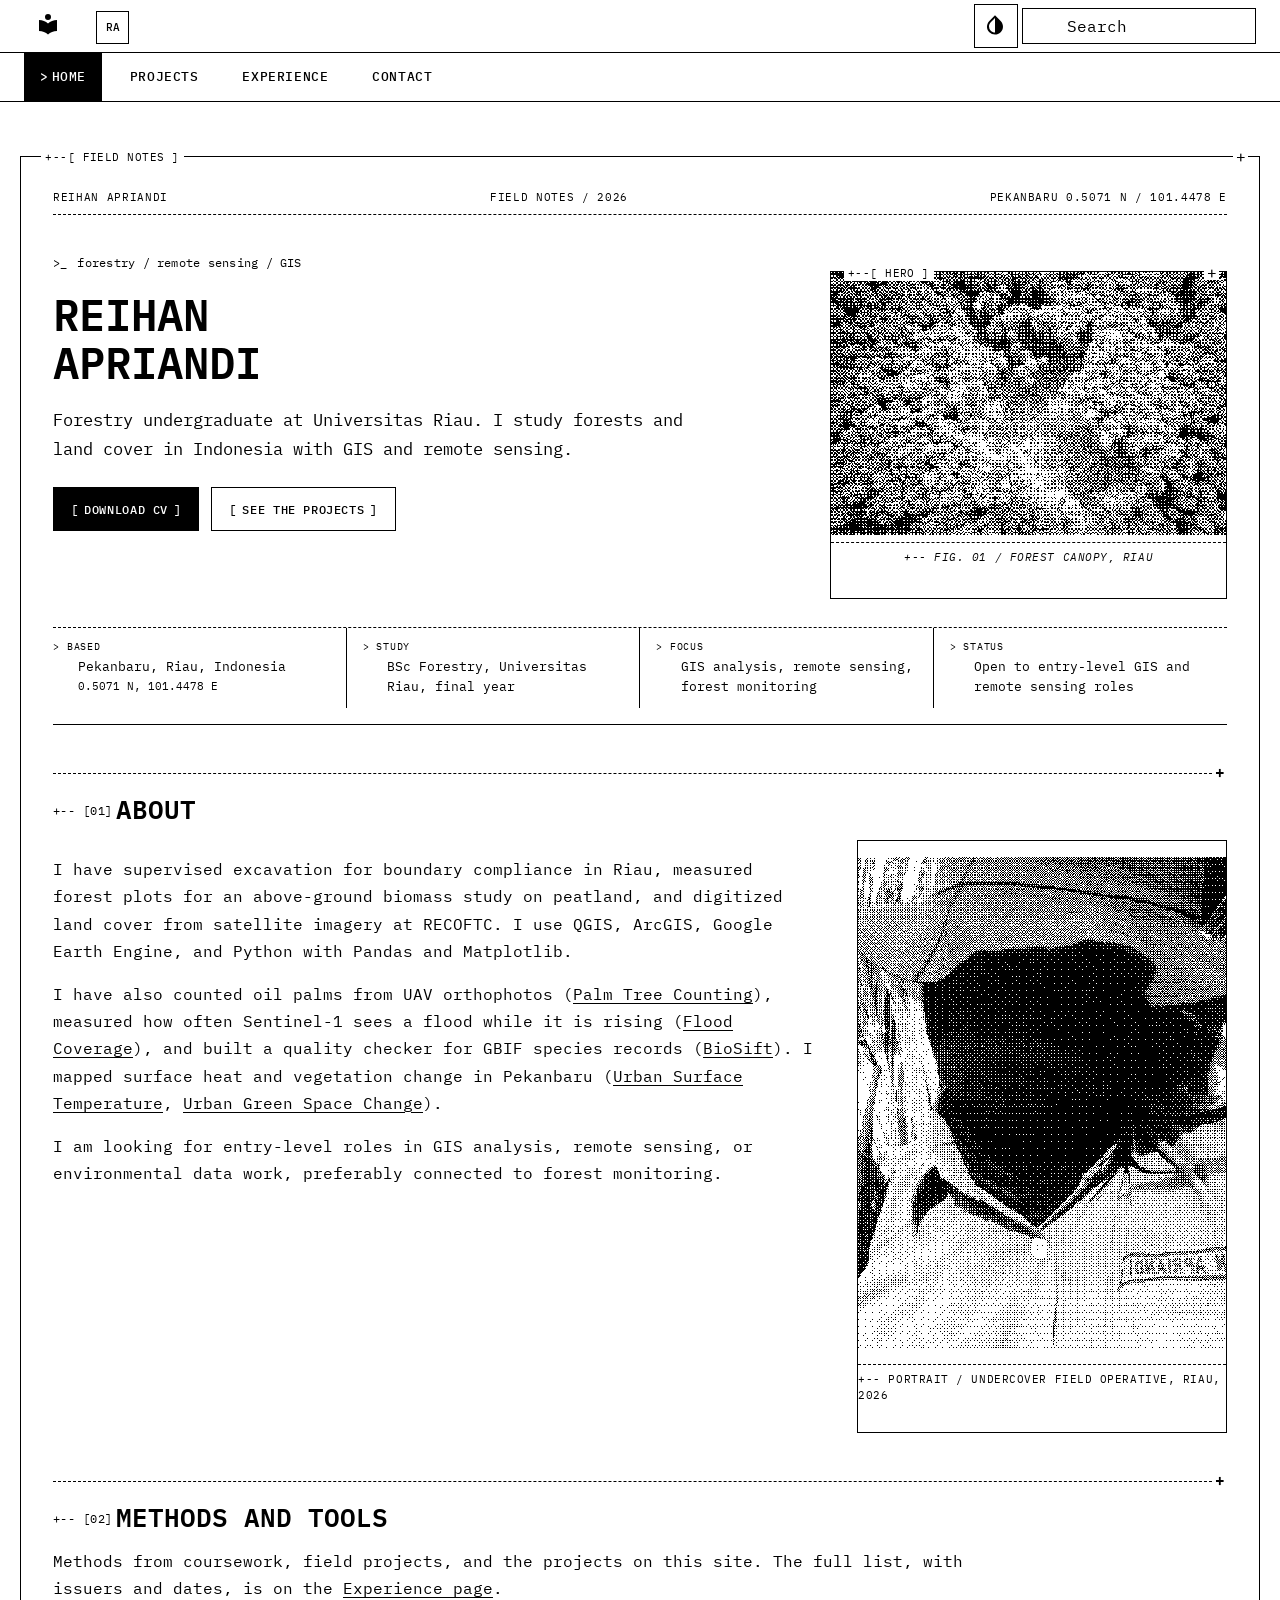
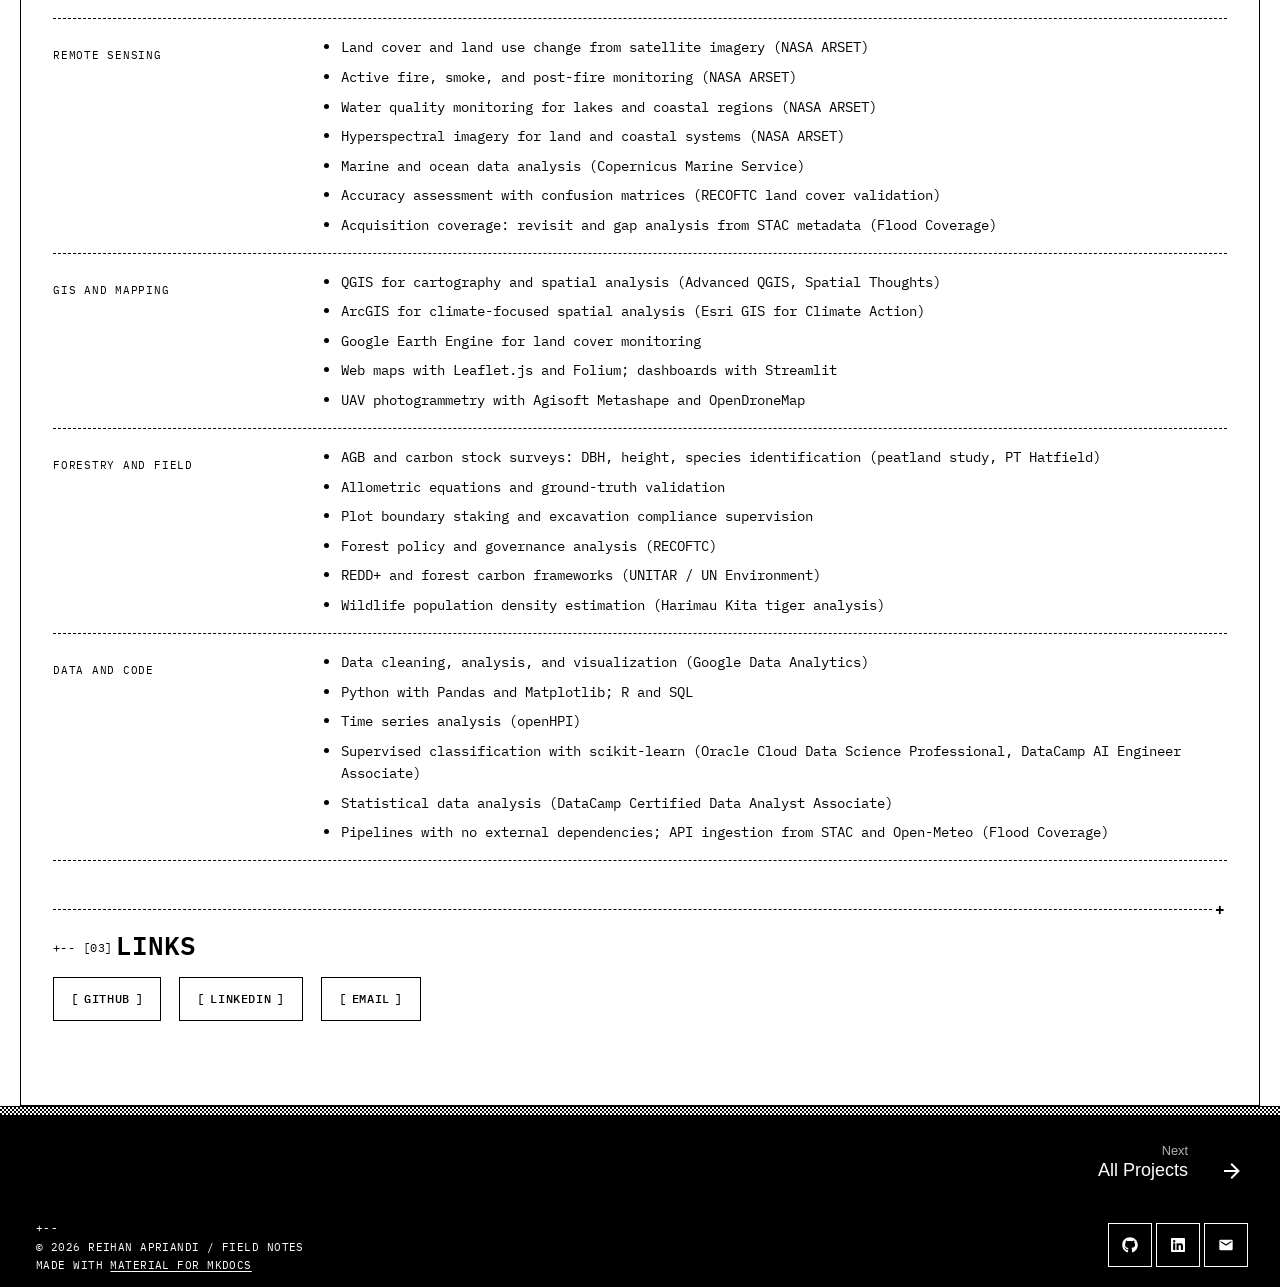
<file: index.html>
<!doctype html>
<html lang="en" class="no-js">
  <head>
    
      <meta charset="utf-8">
      <meta name="viewport" content="width=device-width,initial-scale=1">
      
        <meta name="description" content="Reihan Apriandi, forestry undergraduate at Universitas Riau. GIS analysis, remote sensing, land cover monitoring, satellite observation coverage, and forest field surveys in Indonesia. Open to entry-level GIS and remote sensing roles.">
      
      
        <meta name="author" content="Reihan Apriandi">
      
      
        <link rel="canonical" href="https://hansen-arch.github.io/">
      
      
      
        <link rel="next" href="projects/">
      
      
        
      
      
      <link rel="icon" href="assets/images/favicon.png">
      <meta name="generator" content="mkdocs-1.6.1, mkdocs-material-9.7.6">
    
    
      
        <title>Reihan Apriandi</title>
      
    
    
      <link rel="stylesheet" href="assets/stylesheets/main.484c7ddc.min.css">
      
        
        <link rel="stylesheet" href="assets/stylesheets/palette.ab4e12ef.min.css">
      
      


    
    
      
    
    
      
    
    
      <link rel="stylesheet" href="assets/css/onebit.css">
    
    <script>__md_scope=new URL(".",location),__md_hash=e=>[...e].reduce(((e,_)=>(e<<5)-e+_.charCodeAt(0)),0),__md_get=(e,_=localStorage,t=__md_scope)=>JSON.parse(_.getItem(t.pathname+"."+e)),__md_set=(e,_,t=localStorage,a=__md_scope)=>{try{t.setItem(a.pathname+"."+e,JSON.stringify(_))}catch(e){}}</script>
    
      

    
    
<link rel="preconnect" href="https://fonts.googleapis.com">
<link rel="preconnect" href="https://fonts.gstatic.com" crossorigin>
<link rel="stylesheet" href="https://fonts.googleapis.com/css2?family=IBM+Plex+Mono:wght@400;500;600&display=swap">
<script type="application/ld+json">
{
  "@context": "https://schema.org",
  "@type": "Person",
  "name": "Reihan Apriandi",
  "jobTitle": "Forestry and Spatial Data Science",
  "description": "Forestry undergraduate at Universitas Riau working on GIS analysis, remote sensing, and forest field surveys.",
  "url": "https://hansen-arch.github.io/",
  "image": "https://hansen-arch.github.io/assets/images/profile.png",
  "email": "mailto:apriandireihan@gmail.com",
  "alumniOf": {
    "@type": "CollegeOrUniversity",
    "name": "Universitas Riau"
  },
  "address": {
    "@type": "PostalAddress",
    "addressLocality": "Pekanbaru",
    "addressRegion": "Riau",
    "addressCountry": "ID"
  },
  "knowsAbout": [
    "Geographic Information Systems",
    "Remote Sensing",
    "Forestry",
    "Google Earth Engine",
    "QGIS",
    "Forest Monitoring",
    "Above-Ground Biomass",
    "Carbon Stock Assessment",
    "Land Cover Classification"
  ],
  "sameAs": [
    "https://github.com/Hansen-arch",
    "https://www.linkedin.com/in/reihan-apriandi-700845266/"
  ]
}
</script>
<meta name="theme-color" content="#ffffff">

  </head>
  
  
    
    
      
    
    
    
    
    <body dir="ltr" data-md-color-scheme="default" data-md-color-primary="custom" data-md-color-accent="custom">
  
    
    <input class="md-toggle" data-md-toggle="drawer" type="checkbox" id="__drawer" autocomplete="off">
    <input class="md-toggle" data-md-toggle="search" type="checkbox" id="__search" autocomplete="off">
    <label class="md-overlay" for="__drawer"></label>
    <div data-md-component="skip">
      
        
        <a href="#about" class="md-skip">
          Skip to content
        </a>
      
    </div>
    <div data-md-component="announce">
      
    </div>
    
    
      

<header class="md-header" data-md-component="header">
  <nav class="md-header__inner md-grid" aria-label="Header">
    <a href="." title="Reihan Apriandi" class="md-header__button md-logo" aria-label="Reihan Apriandi" data-md-component="logo">
      
  
  <svg xmlns="http://www.w3.org/2000/svg" viewBox="0 0 24 24"><path d="M12 8a3 3 0 0 0 3-3 3 3 0 0 0-3-3 3 3 0 0 0-3 3 3 3 0 0 0 3 3m0 3.54C9.64 9.35 6.5 8 3 8v11c3.5 0 6.64 1.35 9 3.54 2.36-2.19 5.5-3.54 9-3.54V8c-3.5 0-6.64 1.35-9 3.54"/></svg>

    </a>
    <label class="md-header__button md-icon" for="__drawer">
      
      <svg xmlns="http://www.w3.org/2000/svg" viewBox="0 0 24 24"><path d="M3 6h18v2H3zm0 5h18v2H3zm0 5h18v2H3z"/></svg>
    </label>
    <div class="md-header__title" data-md-component="header-title">
      <div class="md-header__ellipsis">
        <div class="md-header__topic">
          <span class="md-ellipsis">
            Reihan Apriandi
          </span>
        </div>
        <div class="md-header__topic" data-md-component="header-topic">
          <span class="md-ellipsis">
            
              Home
            
          </span>
        </div>
      </div>
    </div>
    
      
        <form class="md-header__option" data-md-component="palette">
  
    
    
    
    <input class="md-option" data-md-color-media="" data-md-color-scheme="default" data-md-color-primary="custom" data-md-color-accent="custom"  aria-label="Invert to black"  type="radio" name="__palette" id="__palette_0">
    
      <label class="md-header__button md-icon" title="Invert to black" for="__palette_1" hidden>
        <svg xmlns="http://www.w3.org/2000/svg" viewBox="0 0 24 24"><path d="M12 19.58c-1.6 0-3.11-.62-4.24-1.75A5.95 5.95 0 0 1 6 13.58c0-1.58.62-3.11 1.76-4.24L12 5.1m5.66 2.83L12 2.27 6.34 7.93c-3.12 3.12-3.12 8.19 0 11.31A7.98 7.98 0 0 0 12 21.58c2.05 0 4.1-.78 5.66-2.34 3.12-3.12 3.12-8.19 0-11.31"/></svg>
      </label>
    
  
    
    
    
    <input class="md-option" data-md-color-media="" data-md-color-scheme="slate" data-md-color-primary="custom" data-md-color-accent="custom"  aria-label="Invert to white paper"  type="radio" name="__palette" id="__palette_1">
    
      <label class="md-header__button md-icon" title="Invert to white paper" for="__palette_0" hidden>
        <svg xmlns="http://www.w3.org/2000/svg" viewBox="0 0 24 24"><path d="M12 19.58c-1.6 0-3.11-.62-4.24-1.75A5.95 5.95 0 0 1 6 13.58c0-1.58.62-3.11 1.76-4.24L12 5.1m5.66 2.83L12 2.27 6.34 7.93c-3.12 3.12-3.12 8.19 0 11.31A7.98 7.98 0 0 0 12 21.58c2.05 0 4.1-.78 5.66-2.34 3.12-3.12 3.12-8.19 0-11.31"/></svg>
      </label>
    
  
</form>
      
    
    
      <script>var palette=__md_get("__palette");if(palette&&palette.color){if("(prefers-color-scheme)"===palette.color.media){var media=matchMedia("(prefers-color-scheme: light)"),input=document.querySelector(media.matches?"[data-md-color-media='(prefers-color-scheme: light)']":"[data-md-color-media='(prefers-color-scheme: dark)']");palette.color.media=input.getAttribute("data-md-color-media"),palette.color.scheme=input.getAttribute("data-md-color-scheme"),palette.color.primary=input.getAttribute("data-md-color-primary"),palette.color.accent=input.getAttribute("data-md-color-accent")}for(var[key,value]of Object.entries(palette.color))document.body.setAttribute("data-md-color-"+key,value)}</script>
    
    
    
      
      
        <label class="md-header__button md-icon" for="__search">
          
          <svg xmlns="http://www.w3.org/2000/svg" viewBox="0 0 24 24"><path d="M9.5 3A6.5 6.5 0 0 1 16 9.5c0 1.61-.59 3.09-1.56 4.23l.27.27h.79l5 5-1.5 1.5-5-5v-.79l-.27-.27A6.52 6.52 0 0 1 9.5 16 6.5 6.5 0 0 1 3 9.5 6.5 6.5 0 0 1 9.5 3m0 2C7 5 5 7 5 9.5S7 14 9.5 14 14 12 14 9.5 12 5 9.5 5"/></svg>
        </label>
        <div class="md-search" data-md-component="search" role="dialog">
  <label class="md-search__overlay" for="__search"></label>
  <div class="md-search__inner" role="search">
    <form class="md-search__form" name="search">
      <input type="text" class="md-search__input" name="query" aria-label="Search" placeholder="Search" autocapitalize="off" autocorrect="off" autocomplete="off" spellcheck="false" data-md-component="search-query" required>
      <label class="md-search__icon md-icon" for="__search">
        
        <svg xmlns="http://www.w3.org/2000/svg" viewBox="0 0 24 24"><path d="M9.5 3A6.5 6.5 0 0 1 16 9.5c0 1.61-.59 3.09-1.56 4.23l.27.27h.79l5 5-1.5 1.5-5-5v-.79l-.27-.27A6.52 6.52 0 0 1 9.5 16 6.5 6.5 0 0 1 3 9.5 6.5 6.5 0 0 1 9.5 3m0 2C7 5 5 7 5 9.5S7 14 9.5 14 14 12 14 9.5 12 5 9.5 5"/></svg>
        
        <svg xmlns="http://www.w3.org/2000/svg" viewBox="0 0 24 24"><path d="M20 11v2H8l5.5 5.5-1.42 1.42L4.16 12l7.92-7.92L13.5 5.5 8 11z"/></svg>
      </label>
      <nav class="md-search__options" aria-label="Search">
        
        <button type="reset" class="md-search__icon md-icon" title="Clear" aria-label="Clear" tabindex="-1">
          
          <svg xmlns="http://www.w3.org/2000/svg" viewBox="0 0 24 24"><path d="M19 6.41 17.59 5 12 10.59 6.41 5 5 6.41 10.59 12 5 17.59 6.41 19 12 13.41 17.59 19 19 17.59 13.41 12z"/></svg>
        </button>
      </nav>
      
    </form>
    <div class="md-search__output">
      <div class="md-search__scrollwrap" tabindex="0" data-md-scrollfix>
        <div class="md-search-result" data-md-component="search-result">
          <div class="md-search-result__meta">
            Initializing search
          </div>
          <ol class="md-search-result__list" role="presentation"></ol>
        </div>
      </div>
    </div>
  </div>
</div>
      
    
    
  </nav>
  
</header>
    
    <div class="md-container" data-md-component="container">
      
      
        
          
            
<nav class="md-tabs" aria-label="Tabs" data-md-component="tabs">
  <div class="md-grid">
    <ul class="md-tabs__list">
      
        
  
  
  
    
  
  
    <li class="md-tabs__item md-tabs__item--active">
      <a href="." class="md-tabs__link">
        
  
  
    
  
  Home

      </a>
    </li>
  

      
        
  
  
  
  
    
    
      <li class="md-tabs__item">
        <a href="projects/" class="md-tabs__link">
          
  
  
  Projects

        </a>
      </li>
    
  

      
        
  
  
  
  
    <li class="md-tabs__item">
      <a href="experience/" class="md-tabs__link">
        
  
  
    
  
  Experience

      </a>
    </li>
  

      
        
  
  
  
  
    <li class="md-tabs__item">
      <a href="contact/" class="md-tabs__link">
        
  
  
    
  
  Contact

      </a>
    </li>
  

      
    </ul>
  </div>
</nav>
          
        
      
      <main class="md-main" data-md-component="main">
        <div class="md-main__inner md-grid">
          
            
              
                
              
              <div class="md-sidebar md-sidebar--primary" data-md-component="sidebar" data-md-type="navigation" hidden>
                <div class="md-sidebar__scrollwrap">
                  <div class="md-sidebar__inner">
                    


  


<nav class="md-nav md-nav--primary md-nav--lifted" aria-label="Navigation" data-md-level="0">
  <label class="md-nav__title" for="__drawer">
    <a href="." title="Reihan Apriandi" class="md-nav__button md-logo" aria-label="Reihan Apriandi" data-md-component="logo">
      
  
  <svg xmlns="http://www.w3.org/2000/svg" viewBox="0 0 24 24"><path d="M12 8a3 3 0 0 0 3-3 3 3 0 0 0-3-3 3 3 0 0 0-3 3 3 3 0 0 0 3 3m0 3.54C9.64 9.35 6.5 8 3 8v11c3.5 0 6.64 1.35 9 3.54 2.36-2.19 5.5-3.54 9-3.54V8c-3.5 0-6.64 1.35-9 3.54"/></svg>

    </a>
    Reihan Apriandi
  </label>
  
  <ul class="md-nav__list" data-md-scrollfix>
    
      
      
  
  
    
  
  
  
    <li class="md-nav__item md-nav__item--active">
      
      <input class="md-nav__toggle md-toggle" type="checkbox" id="__toc">
      
      
      
        <label class="md-nav__link md-nav__link--active" for="__toc">
          
  
  
  <span class="md-ellipsis">
    
  
    Home
  

    
  </span>
  
  

          <span class="md-nav__icon md-icon"></span>
        </label>
      
      <a href="." class="md-nav__link md-nav__link--active">
        
  
  
  <span class="md-ellipsis">
    
  
    Home
  

    
  </span>
  
  

      </a>
      
        

<nav class="md-nav md-nav--secondary" aria-label="Table of contents">
  
  
  
  
    <label class="md-nav__title" for="__toc">
      <span class="md-nav__icon md-icon"></span>
      Table of contents
    </label>
    <ul class="md-nav__list" data-md-component="toc" data-md-scrollfix>
      
        <li class="md-nav__item">
  <a href="#about" class="md-nav__link">
    <span class="md-ellipsis">
      
        About
      
    </span>
  </a>
  
</li>
      
        <li class="md-nav__item">
  <a href="#methods-and-tools" class="md-nav__link">
    <span class="md-ellipsis">
      
        Methods and tools
      
    </span>
  </a>
  
</li>
      
        <li class="md-nav__item">
  <a href="#links" class="md-nav__link">
    <span class="md-ellipsis">
      
        Links
      
    </span>
  </a>
  
</li>
      
    </ul>
  
</nav>
      
    </li>
  

    
      
      
  
  
  
  
    
    
    
    
      
      
    
    
    <li class="md-nav__item md-nav__item--nested">
      
        
        
        <input class="md-nav__toggle md-toggle " type="checkbox" id="__nav_2" >
        
          
          <label class="md-nav__link" for="__nav_2" id="__nav_2_label" tabindex="0">
            
  
  
  <span class="md-ellipsis">
    
  
    Projects
  

    
  </span>
  
  

            <span class="md-nav__icon md-icon"></span>
          </label>
        
        <nav class="md-nav" data-md-level="1" aria-labelledby="__nav_2_label" aria-expanded="false">
          <label class="md-nav__title" for="__nav_2">
            <span class="md-nav__icon md-icon"></span>
            
  
    Projects
  

          </label>
          <ul class="md-nav__list" data-md-scrollfix>
            
              
                
  
  
  
  
    <li class="md-nav__item">
      <a href="projects/" class="md-nav__link">
        
  
  
  <span class="md-ellipsis">
    
  
    All Projects
  

    
  </span>
  
  

      </a>
    </li>
  

              
            
              
                
  
  
  
  
    <li class="md-nav__item">
      <a href="projects/palm-tree-counting/" class="md-nav__link">
        
  
  
  <span class="md-ellipsis">
    
  
    Palm Tree Counting
  

    
  </span>
  
  

      </a>
    </li>
  

              
            
              
                
  
  
  
  
    <li class="md-nav__item">
      <a href="projects/biosift/" class="md-nav__link">
        
  
  
  <span class="md-ellipsis">
    
  
    BioSift
  

    
  </span>
  
  

      </a>
    </li>
  

              
            
              
                
  
  
  
  
    <li class="md-nav__item">
      <a href="projects/flood-coverage/" class="md-nav__link">
        
  
  
  <span class="md-ellipsis">
    
  
    Flood Coverage
  

    
  </span>
  
  

      </a>
    </li>
  

              
            
              
                
  
  
  
  
    <li class="md-nav__item">
      <a href="projects/urban-heat-island/" class="md-nav__link">
        
  
  
  <span class="md-ellipsis">
    
  
    Urban Surface Temperature
  

    
  </span>
  
  

      </a>
    </li>
  

              
            
              
                
  
  
  
  
    <li class="md-nav__item">
      <a href="projects/urban-green-space/" class="md-nav__link">
        
  
  
  <span class="md-ellipsis">
    
  
    Urban Green Space Change
  

    
  </span>
  
  

      </a>
    </li>
  

              
            
              
                
  
  
  
  
    <li class="md-nav__item">
      <a href="projects/species-distribution-models/" class="md-nav__link">
        
  
  
  <span class="md-ellipsis">
    
  
    Species Distribution Model Comparison
  

    
  </span>
  
  

      </a>
    </li>
  

              
            
          </ul>
        </nav>
      
    </li>
  

    
      
      
  
  
  
  
    <li class="md-nav__item">
      <a href="experience/" class="md-nav__link">
        
  
  
  <span class="md-ellipsis">
    
  
    Experience
  

    
  </span>
  
  

      </a>
    </li>
  

    
      
      
  
  
  
  
    <li class="md-nav__item">
      <a href="contact/" class="md-nav__link">
        
  
  
  <span class="md-ellipsis">
    
  
    Contact
  

    
  </span>
  
  

      </a>
    </li>
  

    
  </ul>
</nav>
                  </div>
                </div>
              </div>
            
            
              
                
              
              <div class="md-sidebar md-sidebar--secondary" data-md-component="sidebar" data-md-type="toc" hidden>
                <div class="md-sidebar__scrollwrap">
                  <div class="md-sidebar__inner">
                    

<nav class="md-nav md-nav--secondary" aria-label="Table of contents">
  
  
  
  
    <label class="md-nav__title" for="__toc">
      <span class="md-nav__icon md-icon"></span>
      Table of contents
    </label>
    <ul class="md-nav__list" data-md-component="toc" data-md-scrollfix>
      
        <li class="md-nav__item">
  <a href="#about" class="md-nav__link">
    <span class="md-ellipsis">
      
        About
      
    </span>
  </a>
  
</li>
      
        <li class="md-nav__item">
  <a href="#methods-and-tools" class="md-nav__link">
    <span class="md-ellipsis">
      
        Methods and tools
      
    </span>
  </a>
  
</li>
      
        <li class="md-nav__item">
  <a href="#links" class="md-nav__link">
    <span class="md-ellipsis">
      
        Links
      
    </span>
  </a>
  
</li>
      
    </ul>
  
</nav>
                  </div>
                </div>
              </div>
            
          
          
            <div class="md-content" data-md-component="content">
              
              <article class="md-content__inner md-typeset">
                
                  
  




<div class="hero">

<div class="hero-strip">
  <span>Reihan Apriandi</span>
  <span>Field notes / 2026</span>
  <span>Pekanbaru 0.5071 N / 101.4478 E</span>
</div>

<div class="hero-grid">

<div class="hero-copy">

<p class="console"><span class="console-prompt">&gt;_</span><span class="console-text">forestry / remote sensing / GIS</span></p>

<h1 class="hero-name">Reihan<br>Apriandi</h1>

<p class="hero-lede">Forestry undergraduate at Universitas Riau. I study forests and land cover in Indonesia with GIS and remote sensing.</p>

<div class="hero-actions">
<a class="md-button md-button--primary" href="assets/reihan-CV.pdf">Download CV</a>
<a class="md-button" href="projects/">See the projects</a>
</div>

</div>

<figure class="hero-plate">
<img class="dither-img" src="assets/images/1bit/hero.png" alt="Aerial view of a forest canopy in Riau" width="560" height="373">
<figcaption>Fig. 01 / forest canopy, Riau</figcaption>
</figure>

</div>

<dl class="readout">
<div><dt>based</dt><dd>Pekanbaru, Riau, Indonesia<span class="coord">0.5071 N, 101.4478 E</span></dd></div>
<div><dt>study</dt><dd>BSc Forestry, Universitas Riau, final year</dd></div>
<div><dt>focus</dt><dd>GIS analysis, remote sensing, forest monitoring</dd></div>
<div><dt>status</dt><dd>Open to entry-level GIS and remote sensing roles</dd></div>
</dl>

</div>

<div class="panel">
<h2 id="about">About</h2>
<div class="about">
<div class="about-text">
<p>I have supervised excavation for boundary compliance in Riau, measured forest plots for an
above-ground biomass study on peatland, and digitized land cover from satellite imagery at
RECOFTC. I use QGIS, ArcGIS, Google Earth Engine, and Python with Pandas and Matplotlib.</p>
<p>I have also counted oil palms from UAV orthophotos
(<a href="projects/palm-tree-counting/">Palm Tree Counting</a>), measured how often Sentinel-1 sees a
flood while it is rising (<a href="projects/flood-coverage/">Flood Coverage</a>), and built a quality
checker for GBIF species records (<a href="projects/biosift/">BioSift</a>). I mapped surface heat and
vegetation change in Pekanbaru (<a href="projects/urban-heat-island/">Urban Surface Temperature</a>,
<a href="projects/urban-green-space/">Urban Green Space Change</a>).</p>
<p>I am looking for entry-level roles in GIS analysis, remote sensing, or environmental data
work, preferably connected to forest monitoring.</p>
</div>
<div class="about-plate">
<p><img class="dither-img" src="assets/images/1bit/about.png" alt="Reihan Apriandi in field gear with his face covered, Riau" width="420" height="560"></p>
<p class="plate-caption">Portrait / undercover field operative, Riau, 2026</p>
</div>
</div>
</div>
<div class="panel">
<h2 id="methods-and-tools">Methods and tools</h2>
<p>Methods from coursework, field projects, and the projects on this site. The full list, with
issuers and dates, is on the <a href="experience/#certifications">Experience page</a>.</p>
<div class="datasheet">
<div class="datasheet-row">
<div class="datasheet-key">
<p>remote sensing</p>
</div>
<div class="datasheet-val">
<ul>
<li>Land cover and land use change from satellite imagery (NASA ARSET)</li>
<li>Active fire, smoke, and post-fire monitoring (NASA ARSET)</li>
<li>Water quality monitoring for lakes and coastal regions (NASA ARSET)</li>
<li>Hyperspectral imagery for land and coastal systems (NASA ARSET)</li>
<li>Marine and ocean data analysis (Copernicus Marine Service)</li>
<li>Accuracy assessment with confusion matrices (RECOFTC land cover validation)</li>
<li>Acquisition coverage: revisit and gap analysis from STAC metadata (Flood Coverage)</li>
</ul>
</div>
</div>
<div class="datasheet-row">
<div class="datasheet-key">
<p>gis and mapping</p>
</div>
<div class="datasheet-val">
<ul>
<li>QGIS for cartography and spatial analysis (Advanced QGIS, Spatial Thoughts)</li>
<li>ArcGIS for climate-focused spatial analysis (Esri GIS for Climate Action)</li>
<li>Google Earth Engine for land cover monitoring</li>
<li>Web maps with Leaflet.js and Folium; dashboards with Streamlit</li>
<li>UAV photogrammetry with Agisoft Metashape and OpenDroneMap</li>
</ul>
</div>
</div>
<div class="datasheet-row">
<div class="datasheet-key">
<p>forestry and field</p>
</div>
<div class="datasheet-val">
<ul>
<li>AGB and carbon stock surveys: DBH, height, species identification (peatland study, PT Hatfield)</li>
<li>Allometric equations and ground-truth validation</li>
<li>Plot boundary staking and excavation compliance supervision</li>
<li>Forest policy and governance analysis (RECOFTC)</li>
<li>REDD+ and forest carbon frameworks (UNITAR / UN Environment)</li>
<li>Wildlife population density estimation (Harimau Kita tiger analysis)</li>
</ul>
</div>
</div>
<div class="datasheet-row">
<div class="datasheet-key">
<p>data and code</p>
</div>
<div class="datasheet-val">
<ul>
<li>Data cleaning, analysis, and visualization (Google Data Analytics)</li>
<li>Python with Pandas and Matplotlib; R and SQL</li>
<li>Time series analysis (openHPI)</li>
<li>Supervised classification with scikit-learn (Oracle Cloud Data Science Professional, DataCamp AI Engineer Associate)</li>
<li>Statistical data analysis (DataCamp Certified Data Analyst Associate)</li>
<li>Pipelines with no external dependencies; API ingestion from STAC and Open-Meteo (Flood Coverage)</li>
</ul>
</div>
</div>
</div>
</div>
<div class="panel">
<h2 id="links">Links</h2>
<div class="contact-row">
<p><a class="md-button" href="https://github.com/Hansen-arch">GitHub</a>
<a class="md-button" href="https://www.linkedin.com/in/reihan-apriandi-700845266/">LinkedIn</a>
<a class="md-button" href="mailto:apriandireihan@gmail.com">Email</a></p>
</div>
</div>







  
  




  



                
              </article>
            </div>
          
          
<script>var target=document.getElementById(location.hash.slice(1));target&&target.name&&(target.checked=target.name.startsWith("__tabbed_"))</script>
        </div>
        
          <button type="button" class="md-top md-icon" data-md-component="top" hidden>
  
  <svg xmlns="http://www.w3.org/2000/svg" viewBox="0 0 24 24"><path d="M13 20h-2V8l-5.5 5.5-1.42-1.42L12 4.16l7.92 7.92-1.42 1.42L13 8z"/></svg>
  Back to top
</button>
        
      </main>
      
        <footer class="md-footer">
  
    
      
        
      
      <nav class="md-footer__inner md-grid" aria-label="Footer" >
        
        
          
          <a href="projects/" class="md-footer__link md-footer__link--next" aria-label="Next: All Projects">
            <div class="md-footer__title">
              <span class="md-footer__direction">
                Next
              </span>
              <div class="md-ellipsis">
                All Projects
              </div>
            </div>
            <div class="md-footer__button md-icon">
              
              <svg xmlns="http://www.w3.org/2000/svg" viewBox="0 0 24 24"><path d="M4 11v2h12l-5.5 5.5 1.42 1.42L19.84 12l-7.92-7.92L10.5 5.5 16 11z"/></svg>
            </div>
          </a>
        
      </nav>
    
  
  <div class="md-footer-meta md-typeset">
    <div class="md-footer-meta__inner md-grid">
      <div class="md-copyright">
  
    <div class="md-copyright__highlight">
      © 2026 Reihan Apriandi / Field notes
    </div>
  
  
    Made with
    <a href="https://squidfunk.github.io/mkdocs-material/" target="_blank" rel="noopener">
      Material for MkDocs
    </a>
  
</div>
      
        
<div class="md-social">
  
    
    
    
    
    <a href="https://github.com/Hansen-arch" target="_blank" rel="noopener" title="GitHub" class="md-social__link">
      <svg xmlns="http://www.w3.org/2000/svg" viewBox="0 0 512 512"><!--! Font Awesome Free 7.1.0 by @fontawesome - https://fontawesome.com License - https://fontawesome.com/license/free (Icons: CC BY 4.0, Fonts: SIL OFL 1.1, Code: MIT License) Copyright 2025 Fonticons, Inc.--><path d="M173.9 397.4c0 2-2.3 3.6-5.2 3.6-3.3.3-5.6-1.3-5.6-3.6 0-2 2.3-3.6 5.2-3.6 3-.3 5.6 1.3 5.6 3.6m-31.1-4.5c-.7 2 1.3 4.3 4.3 4.9 2.6 1 5.6 0 6.2-2s-1.3-4.3-4.3-5.2c-2.6-.7-5.5.3-6.2 2.3m44.2-1.7c-2.9.7-4.9 2.6-4.6 4.9.3 2 2.9 3.3 5.9 2.6 2.9-.7 4.9-2.6 4.6-4.6-.3-1.9-3-3.2-5.9-2.9M252.8 8C114.1 8 8 113.3 8 252c0 110.9 69.8 205.8 169.5 239.2 12.8 2.3 17.3-5.6 17.3-12.1 0-6.2-.3-40.4-.3-61.4 0 0-70 15-84.7-29.8 0 0-11.4-29.1-27.8-36.6 0 0-22.9-15.7 1.6-15.4 0 0 24.9 2 38.6 25.8 21.9 38.6 58.6 27.5 72.9 20.9 2.3-16 8.8-27.1 16-33.7-55.9-6.2-112.3-14.3-112.3-110.5 0-27.5 7.6-41.3 23.6-58.9-2.6-6.5-11.1-33.3 2.6-67.9 20.9-6.5 69 27 69 27 20-5.6 41.5-8.5 62.8-8.5s42.8 2.9 62.8 8.5c0 0 48.1-33.6 69-27 13.7 34.7 5.2 61.4 2.6 67.9 16 17.7 25.8 31.5 25.8 58.9 0 96.5-58.9 104.2-114.8 110.5 9.2 7.9 17 22.9 17 46.4 0 33.7-.3 75.4-.3 83.6 0 6.5 4.6 14.4 17.3 12.1C436.2 457.8 504 362.9 504 252 504 113.3 391.5 8 252.8 8M105.2 352.9c-1.3 1-1 3.3.7 5.2 1.6 1.6 3.9 2.3 5.2 1 1.3-1 1-3.3-.7-5.2-1.6-1.6-3.9-2.3-5.2-1m-10.8-8.1c-.7 1.3.3 2.9 2.3 3.9 1.6 1 3.6.7 4.3-.7.7-1.3-.3-2.9-2.3-3.9-2-.6-3.6-.3-4.3.7m32.4 35.6c-1.6 1.3-1 4.3 1.3 6.2 2.3 2.3 5.2 2.6 6.5 1 1.3-1.3.7-4.3-1.3-6.2-2.2-2.3-5.2-2.6-6.5-1m-11.4-14.7c-1.6 1-1.6 3.6 0 5.9s4.3 3.3 5.6 2.3c1.6-1.3 1.6-3.9 0-6.2-1.4-2.3-4-3.3-5.6-2"/></svg>
    </a>
  
    
    
    
    
    <a href="https://www.linkedin.com/in/reihan-apriandi-700845266/" target="_blank" rel="noopener" title="LinkedIn" class="md-social__link">
      <svg xmlns="http://www.w3.org/2000/svg" viewBox="0 0 448 512"><!--! Font Awesome Free 7.1.0 by @fontawesome - https://fontawesome.com License - https://fontawesome.com/license/free (Icons: CC BY 4.0, Fonts: SIL OFL 1.1, Code: MIT License) Copyright 2025 Fonticons, Inc.--><path d="M416 32H31.9C14.3 32 0 46.5 0 64.3v383.4C0 465.5 14.3 480 31.9 480H416c17.6 0 32-14.5 32-32.3V64.3c0-17.8-14.4-32.3-32-32.3M135.4 416H69V202.2h66.5V416zM102.2 96a38.5 38.5 0 1 1 0 77 38.5 38.5 0 1 1 0-77m282.1 320h-66.4V312c0-24.8-.5-56.7-34.5-56.7-34.6 0-39.9 27-39.9 54.9V416h-66.4V202.2h63.7v29.2h.9c8.9-16.8 30.6-34.5 62.9-34.5 67.2 0 79.7 44.3 79.7 101.9z"/></svg>
    </a>
  
    
    
    
    
    <a href="mailto:apriandireihan@gmail.com" target="_blank" rel="noopener" title="Email" class="md-social__link">
      <svg xmlns="http://www.w3.org/2000/svg" viewBox="0 0 24 24"><path d="m20 8-8 5-8-5V6l8 5 8-5m0-2H4c-1.11 0-2 .89-2 2v12a2 2 0 0 0 2 2h16a2 2 0 0 0 2-2V6a2 2 0 0 0-2-2"/></svg>
    </a>
  
</div>
      
    </div>
  </div>
</footer>
      
    </div>
    <div class="md-dialog" data-md-component="dialog">
      <div class="md-dialog__inner md-typeset"></div>
    </div>
    
    
    
      
      
      <script id="__config" type="application/json">{"annotate": null, "base": ".", "features": ["navigation.tabs", "navigation.top", "navigation.instant", "navigation.footer", "content.code.copy"], "search": "assets/javascripts/workers/search.2c215733.min.js", "tags": null, "translations": {"clipboard.copied": "Copied to clipboard", "clipboard.copy": "Copy to clipboard", "search.result.more.one": "1 more on this page", "search.result.more.other": "# more on this page", "search.result.none": "No matching documents", "search.result.one": "1 matching document", "search.result.other": "# matching documents", "search.result.placeholder": "Type to start searching", "search.result.term.missing": "Missing", "select.version": "Select version"}, "version": null}</script>
    
    

      <script src="assets/javascripts/bundle.79ae519e.min.js"></script>
      
    
<svg xmlns="http://www.w3.org/2000/svg" aria-hidden="true" focusable="false" style="position:absolute;width:0;height:0;overflow:hidden">
  <defs>
    <filter id="ink-duotone" color-interpolation-filters="sRGB">
      <feComponentTransfer>
        <feFuncR type="table" tableValues="0 1"/>
        <feFuncG type="table" tableValues="0 1"/>
        <feFuncB type="table" tableValues="0 1"/>
      </feComponentTransfer>
    </filter>
    <filter id="ink-duotone-dark" color-interpolation-filters="sRGB">
      <feComponentTransfer>
        <feFuncR type="table" tableValues="1 0"/>
        <feFuncG type="table" tableValues="1 0"/>
        <feFuncB type="table" tableValues="1 0"/>
      </feComponentTransfer>
    </filter>
  </defs>
</svg>

  </body>
</html>
</file>
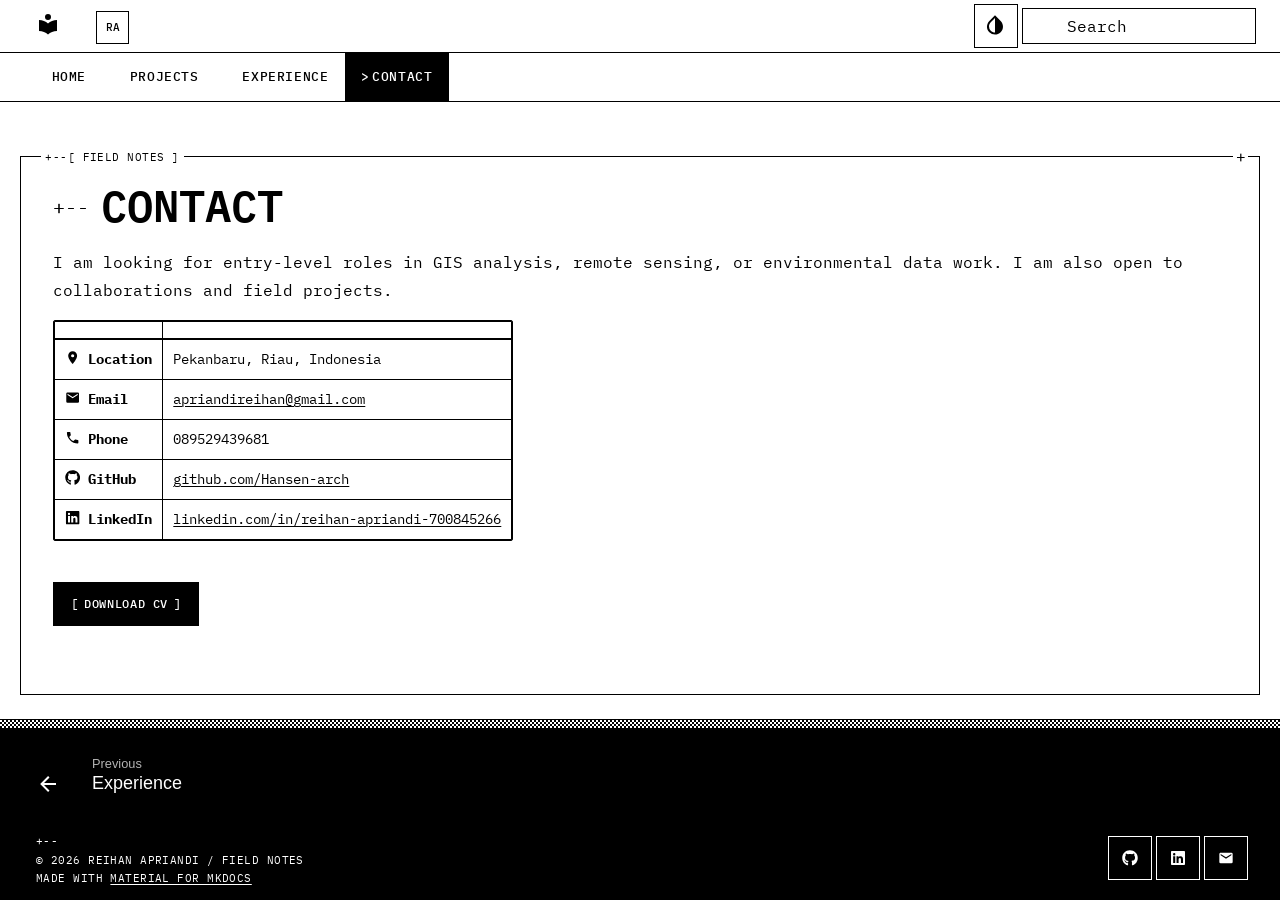
<file: contact/index.html>
<!doctype html>
<html lang="en" class="no-js">
  <head>
    
      <meta charset="utf-8">
      <meta name="viewport" content="width=device-width,initial-scale=1">
      
        <meta name="description" content="Contact Reihan Apriandi for entry-level GIS and remote sensing roles, collaborations, and field projects. Based in Pekanbaru, Riau, Indonesia.">
      
      
        <meta name="author" content="Reihan Apriandi">
      
      
        <link rel="canonical" href="https://hansen-arch.github.io/contact/">
      
      
        <link rel="prev" href="../experience/">
      
      
      
        
      
      
      <link rel="icon" href="../assets/images/favicon.png">
      <meta name="generator" content="mkdocs-1.6.1, mkdocs-material-9.7.6">
    
    
      
        <title>Contact - Reihan Apriandi</title>
      
    
    
      <link rel="stylesheet" href="../assets/stylesheets/main.484c7ddc.min.css">
      
        
        <link rel="stylesheet" href="../assets/stylesheets/palette.ab4e12ef.min.css">
      
      


    
    
      
    
    
      
    
    
      <link rel="stylesheet" href="../assets/css/onebit.css">
    
    <script>__md_scope=new URL("..",location),__md_hash=e=>[...e].reduce(((e,_)=>(e<<5)-e+_.charCodeAt(0)),0),__md_get=(e,_=localStorage,t=__md_scope)=>JSON.parse(_.getItem(t.pathname+"."+e)),__md_set=(e,_,t=localStorage,a=__md_scope)=>{try{t.setItem(a.pathname+"."+e,JSON.stringify(_))}catch(e){}}</script>
    
      

    
    
<link rel="preconnect" href="https://fonts.googleapis.com">
<link rel="preconnect" href="https://fonts.gstatic.com" crossorigin>
<link rel="stylesheet" href="https://fonts.googleapis.com/css2?family=IBM+Plex+Mono:wght@400;500;600&display=swap">
<script type="application/ld+json">
{
  "@context": "https://schema.org",
  "@type": "Person",
  "name": "Reihan Apriandi",
  "jobTitle": "Forestry and Spatial Data Science",
  "description": "Forestry undergraduate at Universitas Riau working on GIS analysis, remote sensing, and forest field surveys.",
  "url": "https://hansen-arch.github.io/",
  "image": "https://hansen-arch.github.io/assets/images/profile.png",
  "email": "mailto:apriandireihan@gmail.com",
  "alumniOf": {
    "@type": "CollegeOrUniversity",
    "name": "Universitas Riau"
  },
  "address": {
    "@type": "PostalAddress",
    "addressLocality": "Pekanbaru",
    "addressRegion": "Riau",
    "addressCountry": "ID"
  },
  "knowsAbout": [
    "Geographic Information Systems",
    "Remote Sensing",
    "Forestry",
    "Google Earth Engine",
    "QGIS",
    "Forest Monitoring",
    "Above-Ground Biomass",
    "Carbon Stock Assessment",
    "Land Cover Classification"
  ],
  "sameAs": [
    "https://github.com/Hansen-arch",
    "https://www.linkedin.com/in/reihan-apriandi-700845266/"
  ]
}
</script>
<meta name="theme-color" content="#ffffff">

  </head>
  
  
    
    
      
    
    
    
    
    <body dir="ltr" data-md-color-scheme="default" data-md-color-primary="custom" data-md-color-accent="custom">
  
    
    <input class="md-toggle" data-md-toggle="drawer" type="checkbox" id="__drawer" autocomplete="off">
    <input class="md-toggle" data-md-toggle="search" type="checkbox" id="__search" autocomplete="off">
    <label class="md-overlay" for="__drawer"></label>
    <div data-md-component="skip">
      
        
        <a href="#contact" class="md-skip">
          Skip to content
        </a>
      
    </div>
    <div data-md-component="announce">
      
    </div>
    
    
      

<header class="md-header" data-md-component="header">
  <nav class="md-header__inner md-grid" aria-label="Header">
    <a href=".." title="Reihan Apriandi" class="md-header__button md-logo" aria-label="Reihan Apriandi" data-md-component="logo">
      
  
  <svg xmlns="http://www.w3.org/2000/svg" viewBox="0 0 24 24"><path d="M12 8a3 3 0 0 0 3-3 3 3 0 0 0-3-3 3 3 0 0 0-3 3 3 3 0 0 0 3 3m0 3.54C9.64 9.35 6.5 8 3 8v11c3.5 0 6.64 1.35 9 3.54 2.36-2.19 5.5-3.54 9-3.54V8c-3.5 0-6.64 1.35-9 3.54"/></svg>

    </a>
    <label class="md-header__button md-icon" for="__drawer">
      
      <svg xmlns="http://www.w3.org/2000/svg" viewBox="0 0 24 24"><path d="M3 6h18v2H3zm0 5h18v2H3zm0 5h18v2H3z"/></svg>
    </label>
    <div class="md-header__title" data-md-component="header-title">
      <div class="md-header__ellipsis">
        <div class="md-header__topic">
          <span class="md-ellipsis">
            Reihan Apriandi
          </span>
        </div>
        <div class="md-header__topic" data-md-component="header-topic">
          <span class="md-ellipsis">
            
              Contact
            
          </span>
        </div>
      </div>
    </div>
    
      
        <form class="md-header__option" data-md-component="palette">
  
    
    
    
    <input class="md-option" data-md-color-media="" data-md-color-scheme="default" data-md-color-primary="custom" data-md-color-accent="custom"  aria-label="Invert to black"  type="radio" name="__palette" id="__palette_0">
    
      <label class="md-header__button md-icon" title="Invert to black" for="__palette_1" hidden>
        <svg xmlns="http://www.w3.org/2000/svg" viewBox="0 0 24 24"><path d="M12 19.58c-1.6 0-3.11-.62-4.24-1.75A5.95 5.95 0 0 1 6 13.58c0-1.58.62-3.11 1.76-4.24L12 5.1m5.66 2.83L12 2.27 6.34 7.93c-3.12 3.12-3.12 8.19 0 11.31A7.98 7.98 0 0 0 12 21.58c2.05 0 4.1-.78 5.66-2.34 3.12-3.12 3.12-8.19 0-11.31"/></svg>
      </label>
    
  
    
    
    
    <input class="md-option" data-md-color-media="" data-md-color-scheme="slate" data-md-color-primary="custom" data-md-color-accent="custom"  aria-label="Invert to white paper"  type="radio" name="__palette" id="__palette_1">
    
      <label class="md-header__button md-icon" title="Invert to white paper" for="__palette_0" hidden>
        <svg xmlns="http://www.w3.org/2000/svg" viewBox="0 0 24 24"><path d="M12 19.58c-1.6 0-3.11-.62-4.24-1.75A5.95 5.95 0 0 1 6 13.58c0-1.58.62-3.11 1.76-4.24L12 5.1m5.66 2.83L12 2.27 6.34 7.93c-3.12 3.12-3.12 8.19 0 11.31A7.98 7.98 0 0 0 12 21.58c2.05 0 4.1-.78 5.66-2.34 3.12-3.12 3.12-8.19 0-11.31"/></svg>
      </label>
    
  
</form>
      
    
    
      <script>var palette=__md_get("__palette");if(palette&&palette.color){if("(prefers-color-scheme)"===palette.color.media){var media=matchMedia("(prefers-color-scheme: light)"),input=document.querySelector(media.matches?"[data-md-color-media='(prefers-color-scheme: light)']":"[data-md-color-media='(prefers-color-scheme: dark)']");palette.color.media=input.getAttribute("data-md-color-media"),palette.color.scheme=input.getAttribute("data-md-color-scheme"),palette.color.primary=input.getAttribute("data-md-color-primary"),palette.color.accent=input.getAttribute("data-md-color-accent")}for(var[key,value]of Object.entries(palette.color))document.body.setAttribute("data-md-color-"+key,value)}</script>
    
    
    
      
      
        <label class="md-header__button md-icon" for="__search">
          
          <svg xmlns="http://www.w3.org/2000/svg" viewBox="0 0 24 24"><path d="M9.5 3A6.5 6.5 0 0 1 16 9.5c0 1.61-.59 3.09-1.56 4.23l.27.27h.79l5 5-1.5 1.5-5-5v-.79l-.27-.27A6.52 6.52 0 0 1 9.5 16 6.5 6.5 0 0 1 3 9.5 6.5 6.5 0 0 1 9.5 3m0 2C7 5 5 7 5 9.5S7 14 9.5 14 14 12 14 9.5 12 5 9.5 5"/></svg>
        </label>
        <div class="md-search" data-md-component="search" role="dialog">
  <label class="md-search__overlay" for="__search"></label>
  <div class="md-search__inner" role="search">
    <form class="md-search__form" name="search">
      <input type="text" class="md-search__input" name="query" aria-label="Search" placeholder="Search" autocapitalize="off" autocorrect="off" autocomplete="off" spellcheck="false" data-md-component="search-query" required>
      <label class="md-search__icon md-icon" for="__search">
        
        <svg xmlns="http://www.w3.org/2000/svg" viewBox="0 0 24 24"><path d="M9.5 3A6.5 6.5 0 0 1 16 9.5c0 1.61-.59 3.09-1.56 4.23l.27.27h.79l5 5-1.5 1.5-5-5v-.79l-.27-.27A6.52 6.52 0 0 1 9.5 16 6.5 6.5 0 0 1 3 9.5 6.5 6.5 0 0 1 9.5 3m0 2C7 5 5 7 5 9.5S7 14 9.5 14 14 12 14 9.5 12 5 9.5 5"/></svg>
        
        <svg xmlns="http://www.w3.org/2000/svg" viewBox="0 0 24 24"><path d="M20 11v2H8l5.5 5.5-1.42 1.42L4.16 12l7.92-7.92L13.5 5.5 8 11z"/></svg>
      </label>
      <nav class="md-search__options" aria-label="Search">
        
        <button type="reset" class="md-search__icon md-icon" title="Clear" aria-label="Clear" tabindex="-1">
          
          <svg xmlns="http://www.w3.org/2000/svg" viewBox="0 0 24 24"><path d="M19 6.41 17.59 5 12 10.59 6.41 5 5 6.41 10.59 12 5 17.59 6.41 19 12 13.41 17.59 19 19 17.59 13.41 12z"/></svg>
        </button>
      </nav>
      
    </form>
    <div class="md-search__output">
      <div class="md-search__scrollwrap" tabindex="0" data-md-scrollfix>
        <div class="md-search-result" data-md-component="search-result">
          <div class="md-search-result__meta">
            Initializing search
          </div>
          <ol class="md-search-result__list" role="presentation"></ol>
        </div>
      </div>
    </div>
  </div>
</div>
      
    
    
  </nav>
  
</header>
    
    <div class="md-container" data-md-component="container">
      
      
        
          
            
<nav class="md-tabs" aria-label="Tabs" data-md-component="tabs">
  <div class="md-grid">
    <ul class="md-tabs__list">
      
        
  
  
  
  
    <li class="md-tabs__item">
      <a href=".." class="md-tabs__link">
        
  
  
    
  
  Home

      </a>
    </li>
  

      
        
  
  
  
  
    
    
      <li class="md-tabs__item">
        <a href="../projects/" class="md-tabs__link">
          
  
  
  Projects

        </a>
      </li>
    
  

      
        
  
  
  
  
    <li class="md-tabs__item">
      <a href="../experience/" class="md-tabs__link">
        
  
  
    
  
  Experience

      </a>
    </li>
  

      
        
  
  
  
    
  
  
    <li class="md-tabs__item md-tabs__item--active">
      <a href="./" class="md-tabs__link">
        
  
  
    
  
  Contact

      </a>
    </li>
  

      
    </ul>
  </div>
</nav>
          
        
      
      <main class="md-main" data-md-component="main">
        <div class="md-main__inner md-grid">
          
            
              
                
              
              <div class="md-sidebar md-sidebar--primary" data-md-component="sidebar" data-md-type="navigation" hidden>
                <div class="md-sidebar__scrollwrap">
                  <div class="md-sidebar__inner">
                    


  


<nav class="md-nav md-nav--primary md-nav--lifted" aria-label="Navigation" data-md-level="0">
  <label class="md-nav__title" for="__drawer">
    <a href=".." title="Reihan Apriandi" class="md-nav__button md-logo" aria-label="Reihan Apriandi" data-md-component="logo">
      
  
  <svg xmlns="http://www.w3.org/2000/svg" viewBox="0 0 24 24"><path d="M12 8a3 3 0 0 0 3-3 3 3 0 0 0-3-3 3 3 0 0 0-3 3 3 3 0 0 0 3 3m0 3.54C9.64 9.35 6.5 8 3 8v11c3.5 0 6.64 1.35 9 3.54 2.36-2.19 5.5-3.54 9-3.54V8c-3.5 0-6.64 1.35-9 3.54"/></svg>

    </a>
    Reihan Apriandi
  </label>
  
  <ul class="md-nav__list" data-md-scrollfix>
    
      
      
  
  
  
  
    <li class="md-nav__item">
      <a href=".." class="md-nav__link">
        
  
  
  <span class="md-ellipsis">
    
  
    Home
  

    
  </span>
  
  

      </a>
    </li>
  

    
      
      
  
  
  
  
    
    
    
    
      
      
    
    
    <li class="md-nav__item md-nav__item--nested">
      
        
        
        <input class="md-nav__toggle md-toggle " type="checkbox" id="__nav_2" >
        
          
          <label class="md-nav__link" for="__nav_2" id="__nav_2_label" tabindex="0">
            
  
  
  <span class="md-ellipsis">
    
  
    Projects
  

    
  </span>
  
  

            <span class="md-nav__icon md-icon"></span>
          </label>
        
        <nav class="md-nav" data-md-level="1" aria-labelledby="__nav_2_label" aria-expanded="false">
          <label class="md-nav__title" for="__nav_2">
            <span class="md-nav__icon md-icon"></span>
            
  
    Projects
  

          </label>
          <ul class="md-nav__list" data-md-scrollfix>
            
              
                
  
  
  
  
    <li class="md-nav__item">
      <a href="../projects/" class="md-nav__link">
        
  
  
  <span class="md-ellipsis">
    
  
    All Projects
  

    
  </span>
  
  

      </a>
    </li>
  

              
            
              
                
  
  
  
  
    <li class="md-nav__item">
      <a href="../projects/palm-tree-counting/" class="md-nav__link">
        
  
  
  <span class="md-ellipsis">
    
  
    Palm Tree Counting
  

    
  </span>
  
  

      </a>
    </li>
  

              
            
              
                
  
  
  
  
    <li class="md-nav__item">
      <a href="../projects/biosift/" class="md-nav__link">
        
  
  
  <span class="md-ellipsis">
    
  
    BioSift
  

    
  </span>
  
  

      </a>
    </li>
  

              
            
              
                
  
  
  
  
    <li class="md-nav__item">
      <a href="../projects/flood-coverage/" class="md-nav__link">
        
  
  
  <span class="md-ellipsis">
    
  
    Flood Coverage
  

    
  </span>
  
  

      </a>
    </li>
  

              
            
              
                
  
  
  
  
    <li class="md-nav__item">
      <a href="../projects/urban-heat-island/" class="md-nav__link">
        
  
  
  <span class="md-ellipsis">
    
  
    Urban Surface Temperature
  

    
  </span>
  
  

      </a>
    </li>
  

              
            
              
                
  
  
  
  
    <li class="md-nav__item">
      <a href="../projects/urban-green-space/" class="md-nav__link">
        
  
  
  <span class="md-ellipsis">
    
  
    Urban Green Space Change
  

    
  </span>
  
  

      </a>
    </li>
  

              
            
              
                
  
  
  
  
    <li class="md-nav__item">
      <a href="../projects/species-distribution-models/" class="md-nav__link">
        
  
  
  <span class="md-ellipsis">
    
  
    Species Distribution Model Comparison
  

    
  </span>
  
  

      </a>
    </li>
  

              
            
          </ul>
        </nav>
      
    </li>
  

    
      
      
  
  
  
  
    <li class="md-nav__item">
      <a href="../experience/" class="md-nav__link">
        
  
  
  <span class="md-ellipsis">
    
  
    Experience
  

    
  </span>
  
  

      </a>
    </li>
  

    
      
      
  
  
    
  
  
  
    <li class="md-nav__item md-nav__item--active">
      
      <input class="md-nav__toggle md-toggle" type="checkbox" id="__toc">
      
      
        
      
      
      <a href="./" class="md-nav__link md-nav__link--active">
        
  
  
  <span class="md-ellipsis">
    
  
    Contact
  

    
  </span>
  
  

      </a>
      
    </li>
  

    
  </ul>
</nav>
                  </div>
                </div>
              </div>
            
            
              
                
              
              <div class="md-sidebar md-sidebar--secondary" data-md-component="sidebar" data-md-type="toc" hidden>
                <div class="md-sidebar__scrollwrap">
                  <div class="md-sidebar__inner">
                    

<nav class="md-nav md-nav--secondary" aria-label="Table of contents">
  
  
  
    
  
  
</nav>
                  </div>
                </div>
              </div>
            
          
          
            <div class="md-content" data-md-component="content">
              
              <article class="md-content__inner md-typeset">
                
                  
  




<!--
CHECKLIST FOR THIS PAGE:
- [x] Synced with: Documents/Personal/CV and Cover Letters/ATS/Reihan_Apriandi_CV_ATS_English.pdf (Nov 2026)
- [ ] Re-sync after every CV update, see PORTFOLIO-SOURCES.md at repo root
-->

<h1 id="contact">Contact</h1>
<p>I am looking for entry-level roles in GIS analysis, remote sensing, or environmental data
work. I am also open to collaborations and field projects.</p>
<table>
<thead>
<tr>
<th></th>
<th></th>
</tr>
</thead>
<tbody>
<tr>
<td><span class="twemoji"><svg xmlns="http://www.w3.org/2000/svg" viewBox="0 0 24 24"><path d="M12 11.5A2.5 2.5 0 0 1 9.5 9 2.5 2.5 0 0 1 12 6.5 2.5 2.5 0 0 1 14.5 9a2.5 2.5 0 0 1-2.5 2.5M12 2a7 7 0 0 0-7 7c0 5.25 7 13 7 13s7-7.75 7-13a7 7 0 0 0-7-7"/></svg></span> <strong>Location</strong></td>
<td>Pekanbaru, Riau, Indonesia</td>
</tr>
<tr>
<td><span class="twemoji"><svg xmlns="http://www.w3.org/2000/svg" viewBox="0 0 24 24"><path d="m20 8-8 5-8-5V6l8 5 8-5m0-2H4c-1.11 0-2 .89-2 2v12a2 2 0 0 0 2 2h16a2 2 0 0 0 2-2V6a2 2 0 0 0-2-2"/></svg></span> <strong>Email</strong></td>
<td><a href="mailto:apriandireihan@gmail.com">apriandireihan@gmail.com</a></td>
</tr>
<tr>
<td><span class="twemoji"><svg xmlns="http://www.w3.org/2000/svg" viewBox="0 0 24 24"><path d="M6.62 10.79c1.44 2.83 3.76 5.15 6.59 6.59l2.2-2.2c.28-.28.67-.36 1.02-.25 1.12.37 2.32.57 3.57.57a1 1 0 0 1 1 1V20a1 1 0 0 1-1 1A17 17 0 0 1 3 4a1 1 0 0 1 1-1h3.5a1 1 0 0 1 1 1c0 1.25.2 2.45.57 3.57.11.35.03.74-.25 1.02z"/></svg></span> <strong>Phone</strong></td>
<td>089529439681</td>
</tr>
<tr>
<td><span class="twemoji"><svg xmlns="http://www.w3.org/2000/svg" viewBox="0 0 512 512"><!--! Font Awesome Free 7.1.0 by @fontawesome - https://fontawesome.com License - https://fontawesome.com/license/free (Icons: CC BY 4.0, Fonts: SIL OFL 1.1, Code: MIT License) Copyright 2025 Fonticons, Inc.--><path d="M173.9 397.4c0 2-2.3 3.6-5.2 3.6-3.3.3-5.6-1.3-5.6-3.6 0-2 2.3-3.6 5.2-3.6 3-.3 5.6 1.3 5.6 3.6m-31.1-4.5c-.7 2 1.3 4.3 4.3 4.9 2.6 1 5.6 0 6.2-2s-1.3-4.3-4.3-5.2c-2.6-.7-5.5.3-6.2 2.3m44.2-1.7c-2.9.7-4.9 2.6-4.6 4.9.3 2 2.9 3.3 5.9 2.6 2.9-.7 4.9-2.6 4.6-4.6-.3-1.9-3-3.2-5.9-2.9M252.8 8C114.1 8 8 113.3 8 252c0 110.9 69.8 205.8 169.5 239.2 12.8 2.3 17.3-5.6 17.3-12.1 0-6.2-.3-40.4-.3-61.4 0 0-70 15-84.7-29.8 0 0-11.4-29.1-27.8-36.6 0 0-22.9-15.7 1.6-15.4 0 0 24.9 2 38.6 25.8 21.9 38.6 58.6 27.5 72.9 20.9 2.3-16 8.8-27.1 16-33.7-55.9-6.2-112.3-14.3-112.3-110.5 0-27.5 7.6-41.3 23.6-58.9-2.6-6.5-11.1-33.3 2.6-67.9 20.9-6.5 69 27 69 27 20-5.6 41.5-8.5 62.8-8.5s42.8 2.9 62.8 8.5c0 0 48.1-33.6 69-27 13.7 34.7 5.2 61.4 2.6 67.9 16 17.7 25.8 31.5 25.8 58.9 0 96.5-58.9 104.2-114.8 110.5 9.2 7.9 17 22.9 17 46.4 0 33.7-.3 75.4-.3 83.6 0 6.5 4.6 14.4 17.3 12.1C436.2 457.8 504 362.9 504 252 504 113.3 391.5 8 252.8 8M105.2 352.9c-1.3 1-1 3.3.7 5.2 1.6 1.6 3.9 2.3 5.2 1 1.3-1 1-3.3-.7-5.2-1.6-1.6-3.9-2.3-5.2-1m-10.8-8.1c-.7 1.3.3 2.9 2.3 3.9 1.6 1 3.6.7 4.3-.7.7-1.3-.3-2.9-2.3-3.9-2-.6-3.6-.3-4.3.7m32.4 35.6c-1.6 1.3-1 4.3 1.3 6.2 2.3 2.3 5.2 2.6 6.5 1 1.3-1.3.7-4.3-1.3-6.2-2.2-2.3-5.2-2.6-6.5-1m-11.4-14.7c-1.6 1-1.6 3.6 0 5.9s4.3 3.3 5.6 2.3c1.6-1.3 1.6-3.9 0-6.2-1.4-2.3-4-3.3-5.6-2"/></svg></span> <strong>GitHub</strong></td>
<td><a href="https://github.com/Hansen-arch">github.com/Hansen-arch</a></td>
</tr>
<tr>
<td><span class="twemoji"><svg xmlns="http://www.w3.org/2000/svg" viewBox="0 0 448 512"><!--! Font Awesome Free 7.1.0 by @fontawesome - https://fontawesome.com License - https://fontawesome.com/license/free (Icons: CC BY 4.0, Fonts: SIL OFL 1.1, Code: MIT License) Copyright 2025 Fonticons, Inc.--><path d="M416 32H31.9C14.3 32 0 46.5 0 64.3v383.4C0 465.5 14.3 480 31.9 480H416c17.6 0 32-14.5 32-32.3V64.3c0-17.8-14.4-32.3-32-32.3M135.4 416H69V202.2h66.5V416zM102.2 96a38.5 38.5 0 1 1 0 77 38.5 38.5 0 1 1 0-77m282.1 320h-66.4V312c0-24.8-.5-56.7-34.5-56.7-34.6 0-39.9 27-39.9 54.9V416h-66.4V202.2h63.7v29.2h.9c8.9-16.8 30.6-34.5 62.9-34.5 67.2 0 79.7 44.3 79.7 101.9z"/></svg></span> <strong>LinkedIn</strong></td>
<td><a href="https://www.linkedin.com/in/reihan-apriandi-700845266/">linkedin.com/in/reihan-apriandi-700845266</a></td>
</tr>
</tbody>
</table>
<p><a class="md-button md-button--primary" href="../assets/reihan-CV.pdf">Download CV</a></p>







  
  




  



                
              </article>
            </div>
          
          
<script>var target=document.getElementById(location.hash.slice(1));target&&target.name&&(target.checked=target.name.startsWith("__tabbed_"))</script>
        </div>
        
          <button type="button" class="md-top md-icon" data-md-component="top" hidden>
  
  <svg xmlns="http://www.w3.org/2000/svg" viewBox="0 0 24 24"><path d="M13 20h-2V8l-5.5 5.5-1.42-1.42L12 4.16l7.92 7.92-1.42 1.42L13 8z"/></svg>
  Back to top
</button>
        
      </main>
      
        <footer class="md-footer">
  
    
      
        
      
      <nav class="md-footer__inner md-grid" aria-label="Footer" >
        
          
          <a href="../experience/" class="md-footer__link md-footer__link--prev" aria-label="Previous: Experience">
            <div class="md-footer__button md-icon">
              
              <svg xmlns="http://www.w3.org/2000/svg" viewBox="0 0 24 24"><path d="M20 11v2H8l5.5 5.5-1.42 1.42L4.16 12l7.92-7.92L13.5 5.5 8 11z"/></svg>
            </div>
            <div class="md-footer__title">
              <span class="md-footer__direction">
                Previous
              </span>
              <div class="md-ellipsis">
                Experience
              </div>
            </div>
          </a>
        
        
      </nav>
    
  
  <div class="md-footer-meta md-typeset">
    <div class="md-footer-meta__inner md-grid">
      <div class="md-copyright">
  
    <div class="md-copyright__highlight">
      © 2026 Reihan Apriandi / Field notes
    </div>
  
  
    Made with
    <a href="https://squidfunk.github.io/mkdocs-material/" target="_blank" rel="noopener">
      Material for MkDocs
    </a>
  
</div>
      
        
<div class="md-social">
  
    
    
    
    
    <a href="https://github.com/Hansen-arch" target="_blank" rel="noopener" title="GitHub" class="md-social__link">
      <svg xmlns="http://www.w3.org/2000/svg" viewBox="0 0 512 512"><!--! Font Awesome Free 7.1.0 by @fontawesome - https://fontawesome.com License - https://fontawesome.com/license/free (Icons: CC BY 4.0, Fonts: SIL OFL 1.1, Code: MIT License) Copyright 2025 Fonticons, Inc.--><path d="M173.9 397.4c0 2-2.3 3.6-5.2 3.6-3.3.3-5.6-1.3-5.6-3.6 0-2 2.3-3.6 5.2-3.6 3-.3 5.6 1.3 5.6 3.6m-31.1-4.5c-.7 2 1.3 4.3 4.3 4.9 2.6 1 5.6 0 6.2-2s-1.3-4.3-4.3-5.2c-2.6-.7-5.5.3-6.2 2.3m44.2-1.7c-2.9.7-4.9 2.6-4.6 4.9.3 2 2.9 3.3 5.9 2.6 2.9-.7 4.9-2.6 4.6-4.6-.3-1.9-3-3.2-5.9-2.9M252.8 8C114.1 8 8 113.3 8 252c0 110.9 69.8 205.8 169.5 239.2 12.8 2.3 17.3-5.6 17.3-12.1 0-6.2-.3-40.4-.3-61.4 0 0-70 15-84.7-29.8 0 0-11.4-29.1-27.8-36.6 0 0-22.9-15.7 1.6-15.4 0 0 24.9 2 38.6 25.8 21.9 38.6 58.6 27.5 72.9 20.9 2.3-16 8.8-27.1 16-33.7-55.9-6.2-112.3-14.3-112.3-110.5 0-27.5 7.6-41.3 23.6-58.9-2.6-6.5-11.1-33.3 2.6-67.9 20.9-6.5 69 27 69 27 20-5.6 41.5-8.5 62.8-8.5s42.8 2.9 62.8 8.5c0 0 48.1-33.6 69-27 13.7 34.7 5.2 61.4 2.6 67.9 16 17.7 25.8 31.5 25.8 58.9 0 96.5-58.9 104.2-114.8 110.5 9.2 7.9 17 22.9 17 46.4 0 33.7-.3 75.4-.3 83.6 0 6.5 4.6 14.4 17.3 12.1C436.2 457.8 504 362.9 504 252 504 113.3 391.5 8 252.8 8M105.2 352.9c-1.3 1-1 3.3.7 5.2 1.6 1.6 3.9 2.3 5.2 1 1.3-1 1-3.3-.7-5.2-1.6-1.6-3.9-2.3-5.2-1m-10.8-8.1c-.7 1.3.3 2.9 2.3 3.9 1.6 1 3.6.7 4.3-.7.7-1.3-.3-2.9-2.3-3.9-2-.6-3.6-.3-4.3.7m32.4 35.6c-1.6 1.3-1 4.3 1.3 6.2 2.3 2.3 5.2 2.6 6.5 1 1.3-1.3.7-4.3-1.3-6.2-2.2-2.3-5.2-2.6-6.5-1m-11.4-14.7c-1.6 1-1.6 3.6 0 5.9s4.3 3.3 5.6 2.3c1.6-1.3 1.6-3.9 0-6.2-1.4-2.3-4-3.3-5.6-2"/></svg>
    </a>
  
    
    
    
    
    <a href="https://www.linkedin.com/in/reihan-apriandi-700845266/" target="_blank" rel="noopener" title="LinkedIn" class="md-social__link">
      <svg xmlns="http://www.w3.org/2000/svg" viewBox="0 0 448 512"><!--! Font Awesome Free 7.1.0 by @fontawesome - https://fontawesome.com License - https://fontawesome.com/license/free (Icons: CC BY 4.0, Fonts: SIL OFL 1.1, Code: MIT License) Copyright 2025 Fonticons, Inc.--><path d="M416 32H31.9C14.3 32 0 46.5 0 64.3v383.4C0 465.5 14.3 480 31.9 480H416c17.6 0 32-14.5 32-32.3V64.3c0-17.8-14.4-32.3-32-32.3M135.4 416H69V202.2h66.5V416zM102.2 96a38.5 38.5 0 1 1 0 77 38.5 38.5 0 1 1 0-77m282.1 320h-66.4V312c0-24.8-.5-56.7-34.5-56.7-34.6 0-39.9 27-39.9 54.9V416h-66.4V202.2h63.7v29.2h.9c8.9-16.8 30.6-34.5 62.9-34.5 67.2 0 79.7 44.3 79.7 101.9z"/></svg>
    </a>
  
    
    
    
    
    <a href="mailto:apriandireihan@gmail.com" target="_blank" rel="noopener" title="Email" class="md-social__link">
      <svg xmlns="http://www.w3.org/2000/svg" viewBox="0 0 24 24"><path d="m20 8-8 5-8-5V6l8 5 8-5m0-2H4c-1.11 0-2 .89-2 2v12a2 2 0 0 0 2 2h16a2 2 0 0 0 2-2V6a2 2 0 0 0-2-2"/></svg>
    </a>
  
</div>
      
    </div>
  </div>
</footer>
      
    </div>
    <div class="md-dialog" data-md-component="dialog">
      <div class="md-dialog__inner md-typeset"></div>
    </div>
    
    
    
      
      
      <script id="__config" type="application/json">{"annotate": null, "base": "..", "features": ["navigation.tabs", "navigation.top", "navigation.instant", "navigation.footer", "content.code.copy"], "search": "../assets/javascripts/workers/search.2c215733.min.js", "tags": null, "translations": {"clipboard.copied": "Copied to clipboard", "clipboard.copy": "Copy to clipboard", "search.result.more.one": "1 more on this page", "search.result.more.other": "# more on this page", "search.result.none": "No matching documents", "search.result.one": "1 matching document", "search.result.other": "# matching documents", "search.result.placeholder": "Type to start searching", "search.result.term.missing": "Missing", "select.version": "Select version"}, "version": null}</script>
    
    

      <script src="../assets/javascripts/bundle.79ae519e.min.js"></script>
      
    
<svg xmlns="http://www.w3.org/2000/svg" aria-hidden="true" focusable="false" style="position:absolute;width:0;height:0;overflow:hidden">
  <defs>
    <filter id="ink-duotone" color-interpolation-filters="sRGB">
      <feComponentTransfer>
        <feFuncR type="table" tableValues="0 1"/>
        <feFuncG type="table" tableValues="0 1"/>
        <feFuncB type="table" tableValues="0 1"/>
      </feComponentTransfer>
    </filter>
    <filter id="ink-duotone-dark" color-interpolation-filters="sRGB">
      <feComponentTransfer>
        <feFuncR type="table" tableValues="1 0"/>
        <feFuncG type="table" tableValues="1 0"/>
        <feFuncB type="table" tableValues="1 0"/>
      </feComponentTransfer>
    </filter>
  </defs>
</svg>

  </body>
</html>
</file>
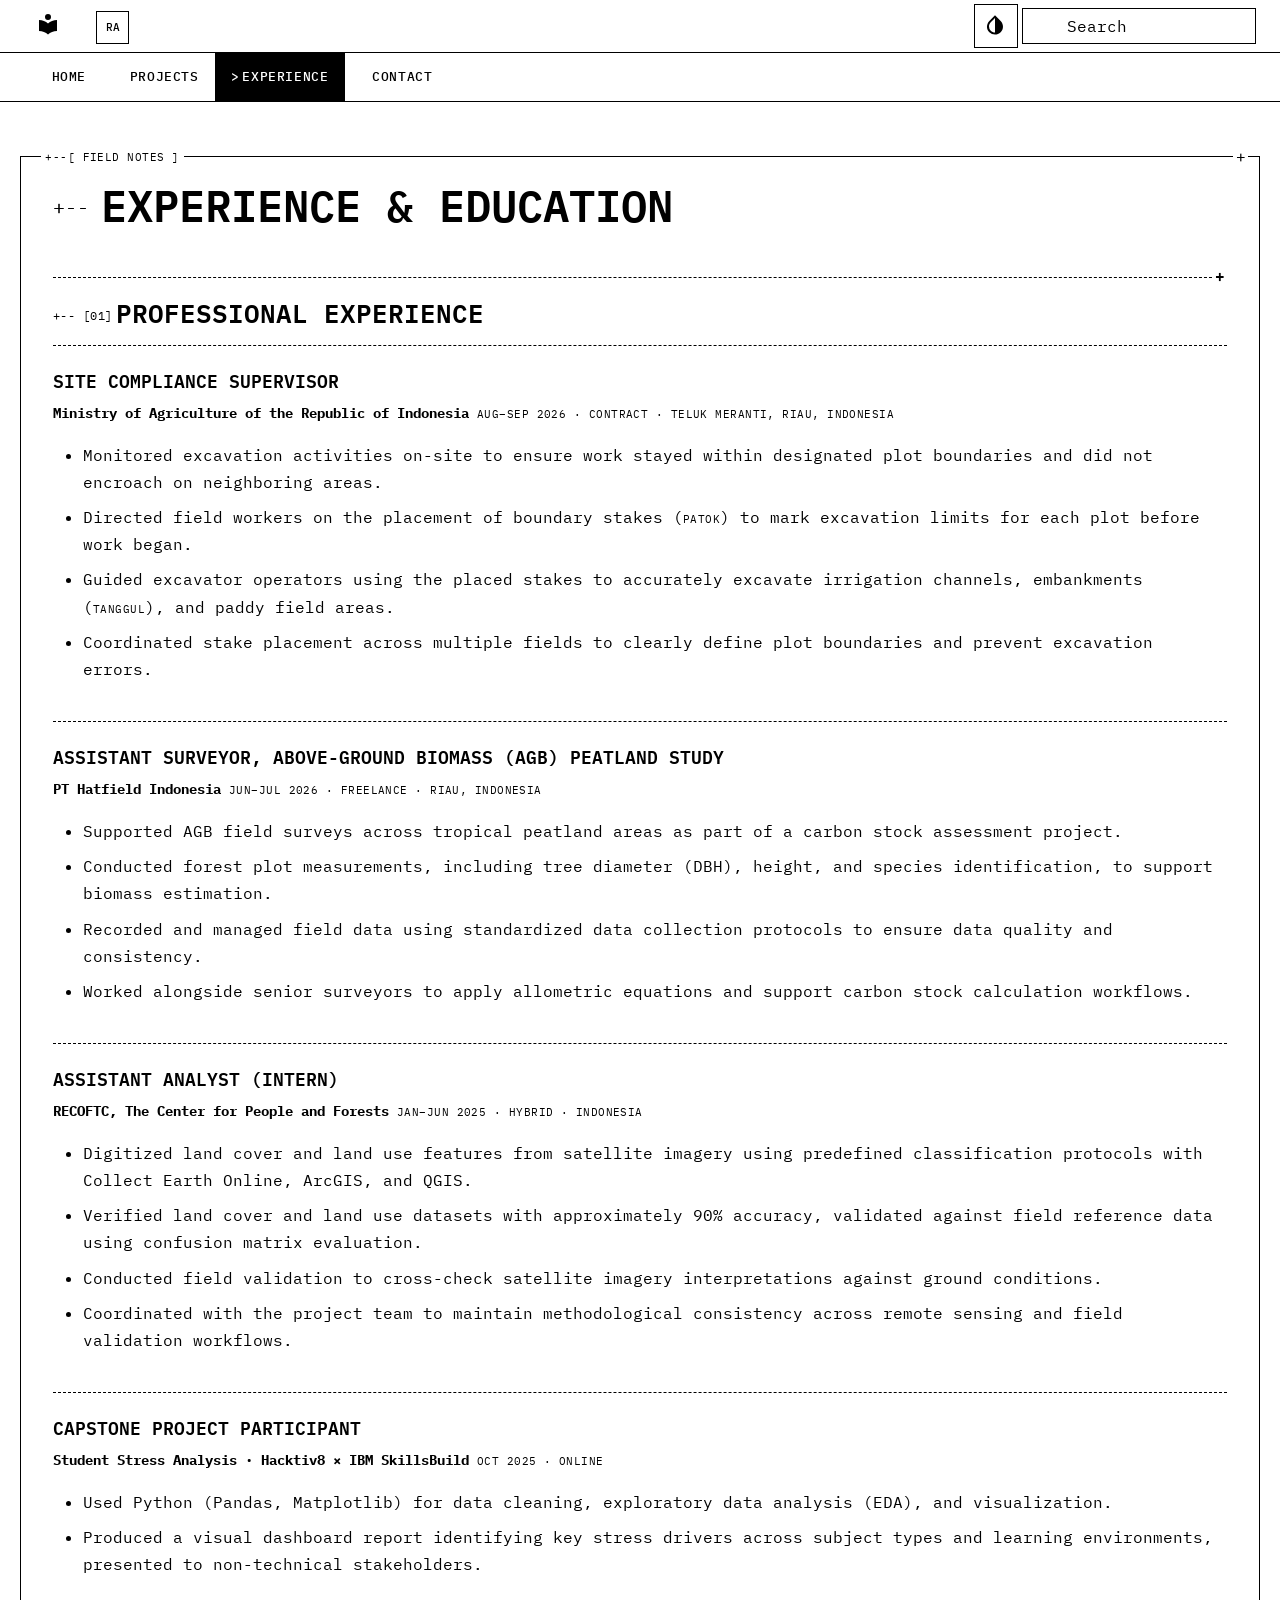
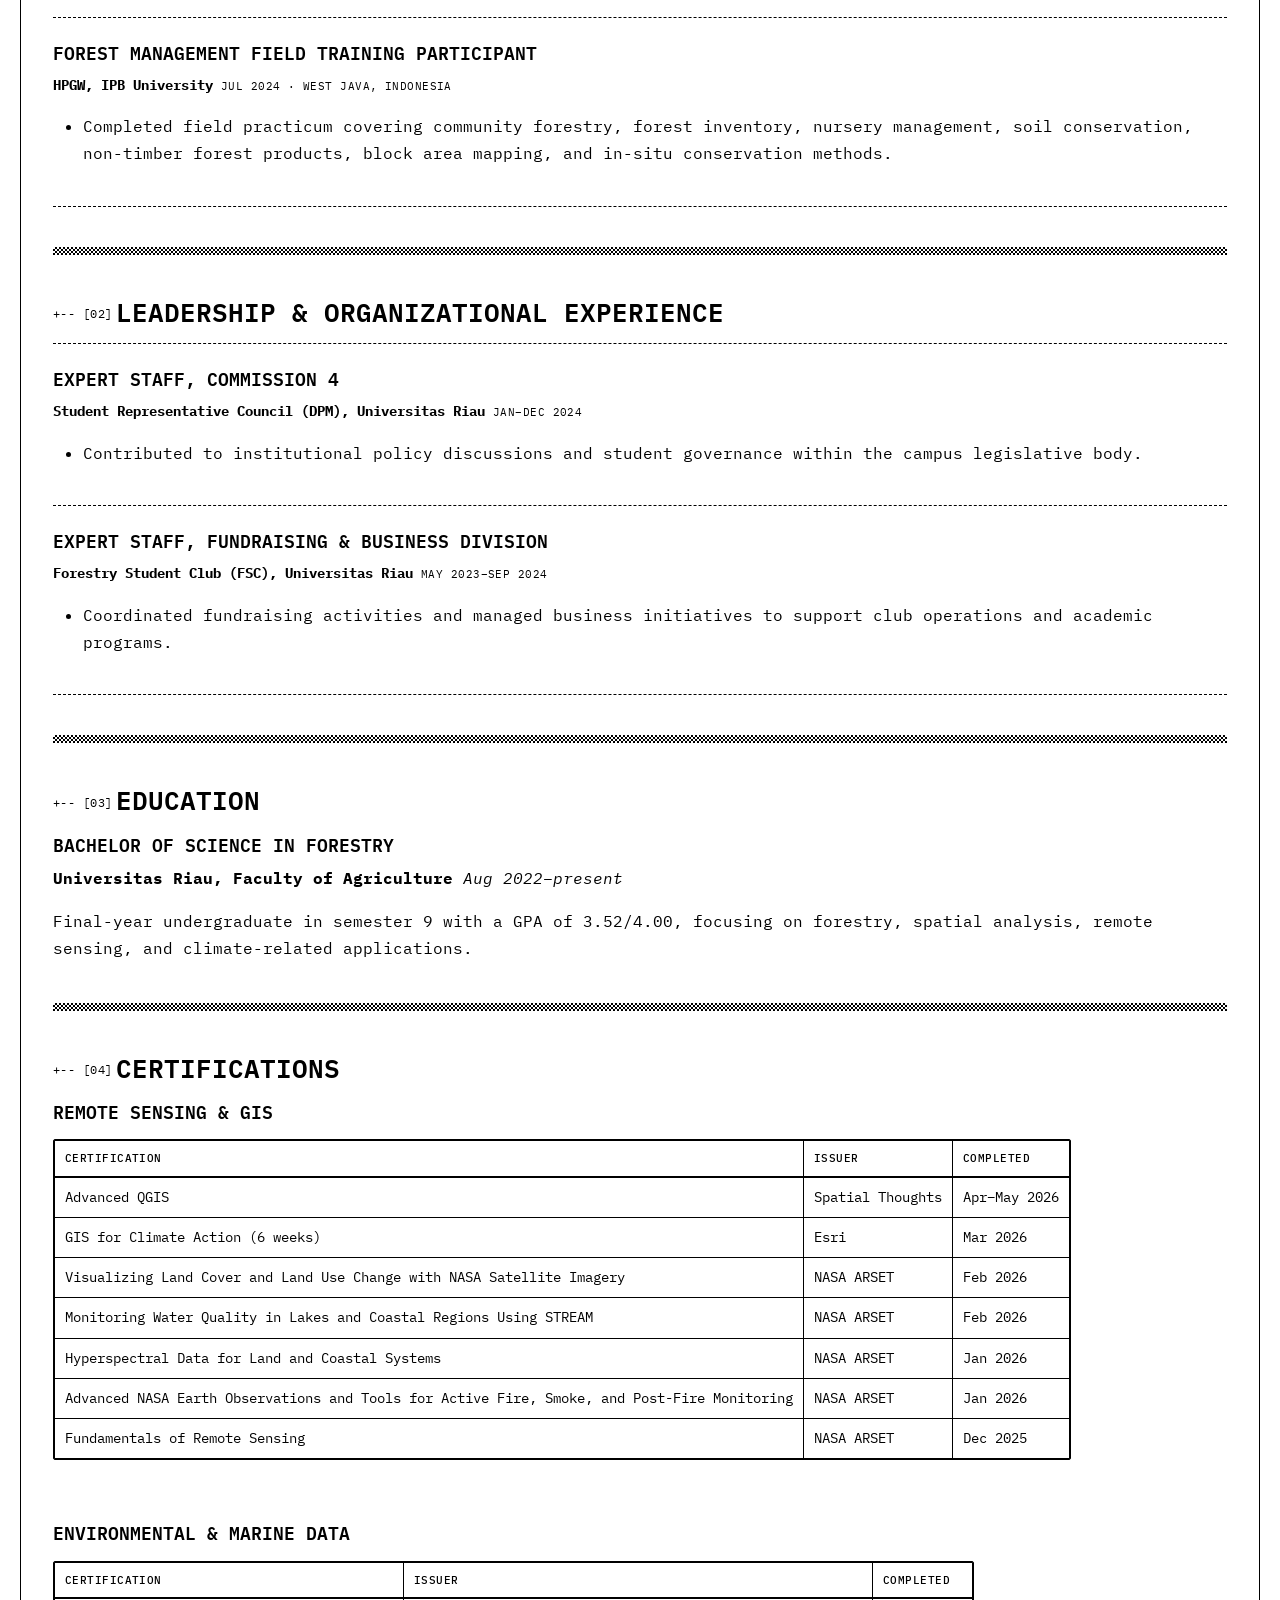
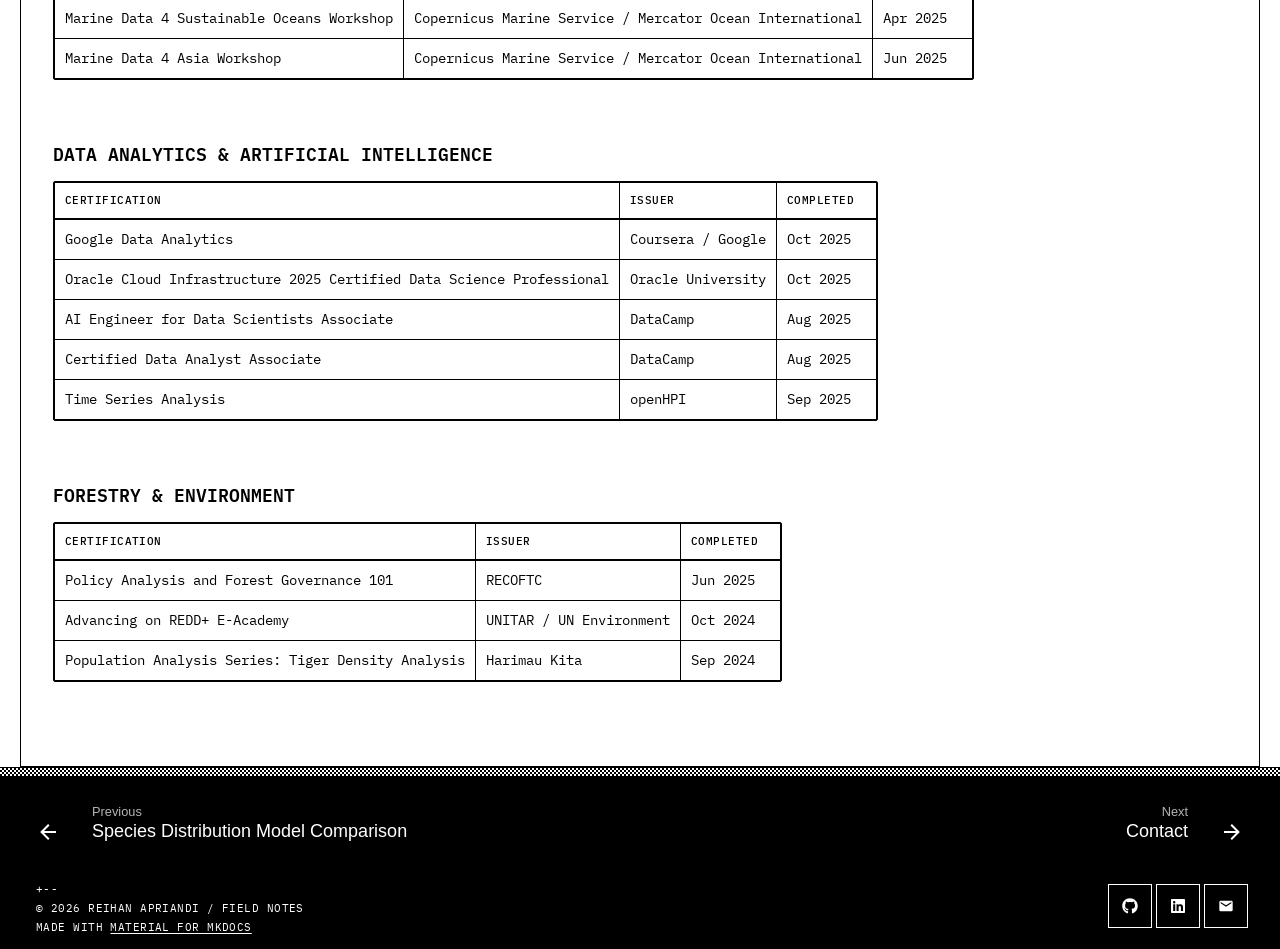
<file: experience/index.html>
<!doctype html>
<html lang="en" class="no-js">
  <head>
    
      <meta charset="utf-8">
      <meta name="viewport" content="width=device-width,initial-scale=1">
      
        <meta name="description" content="Work experience in site compliance supervision, above-ground biomass peatland surveys, and land cover validation at RECOFTC, with certifications in QGIS, remote sensing, and data analytics.">
      
      
        <meta name="author" content="Reihan Apriandi">
      
      
        <link rel="canonical" href="https://hansen-arch.github.io/experience/">
      
      
        <link rel="prev" href="../projects/species-distribution-models/">
      
      
        <link rel="next" href="../contact/">
      
      
        
      
      
      <link rel="icon" href="../assets/images/favicon.png">
      <meta name="generator" content="mkdocs-1.6.1, mkdocs-material-9.7.6">
    
    
      
        <title>Experience - Reihan Apriandi</title>
      
    
    
      <link rel="stylesheet" href="../assets/stylesheets/main.484c7ddc.min.css">
      
        
        <link rel="stylesheet" href="../assets/stylesheets/palette.ab4e12ef.min.css">
      
      


    
    
      
    
    
      
    
    
      <link rel="stylesheet" href="../assets/css/onebit.css">
    
    <script>__md_scope=new URL("..",location),__md_hash=e=>[...e].reduce(((e,_)=>(e<<5)-e+_.charCodeAt(0)),0),__md_get=(e,_=localStorage,t=__md_scope)=>JSON.parse(_.getItem(t.pathname+"."+e)),__md_set=(e,_,t=localStorage,a=__md_scope)=>{try{t.setItem(a.pathname+"."+e,JSON.stringify(_))}catch(e){}}</script>
    
      

    
    
<link rel="preconnect" href="https://fonts.googleapis.com">
<link rel="preconnect" href="https://fonts.gstatic.com" crossorigin>
<link rel="stylesheet" href="https://fonts.googleapis.com/css2?family=IBM+Plex+Mono:wght@400;500;600&display=swap">
<script type="application/ld+json">
{
  "@context": "https://schema.org",
  "@type": "Person",
  "name": "Reihan Apriandi",
  "jobTitle": "Forestry and Spatial Data Science",
  "description": "Forestry undergraduate at Universitas Riau working on GIS analysis, remote sensing, and forest field surveys.",
  "url": "https://hansen-arch.github.io/",
  "image": "https://hansen-arch.github.io/assets/images/profile.png",
  "email": "mailto:apriandireihan@gmail.com",
  "alumniOf": {
    "@type": "CollegeOrUniversity",
    "name": "Universitas Riau"
  },
  "address": {
    "@type": "PostalAddress",
    "addressLocality": "Pekanbaru",
    "addressRegion": "Riau",
    "addressCountry": "ID"
  },
  "knowsAbout": [
    "Geographic Information Systems",
    "Remote Sensing",
    "Forestry",
    "Google Earth Engine",
    "QGIS",
    "Forest Monitoring",
    "Above-Ground Biomass",
    "Carbon Stock Assessment",
    "Land Cover Classification"
  ],
  "sameAs": [
    "https://github.com/Hansen-arch",
    "https://www.linkedin.com/in/reihan-apriandi-700845266/"
  ]
}
</script>
<meta name="theme-color" content="#ffffff">

  </head>
  
  
    
    
      
    
    
    
    
    <body dir="ltr" data-md-color-scheme="default" data-md-color-primary="custom" data-md-color-accent="custom">
  
    
    <input class="md-toggle" data-md-toggle="drawer" type="checkbox" id="__drawer" autocomplete="off">
    <input class="md-toggle" data-md-toggle="search" type="checkbox" id="__search" autocomplete="off">
    <label class="md-overlay" for="__drawer"></label>
    <div data-md-component="skip">
      
        
        <a href="#experience-education" class="md-skip">
          Skip to content
        </a>
      
    </div>
    <div data-md-component="announce">
      
    </div>
    
    
      

<header class="md-header" data-md-component="header">
  <nav class="md-header__inner md-grid" aria-label="Header">
    <a href=".." title="Reihan Apriandi" class="md-header__button md-logo" aria-label="Reihan Apriandi" data-md-component="logo">
      
  
  <svg xmlns="http://www.w3.org/2000/svg" viewBox="0 0 24 24"><path d="M12 8a3 3 0 0 0 3-3 3 3 0 0 0-3-3 3 3 0 0 0-3 3 3 3 0 0 0 3 3m0 3.54C9.64 9.35 6.5 8 3 8v11c3.5 0 6.64 1.35 9 3.54 2.36-2.19 5.5-3.54 9-3.54V8c-3.5 0-6.64 1.35-9 3.54"/></svg>

    </a>
    <label class="md-header__button md-icon" for="__drawer">
      
      <svg xmlns="http://www.w3.org/2000/svg" viewBox="0 0 24 24"><path d="M3 6h18v2H3zm0 5h18v2H3zm0 5h18v2H3z"/></svg>
    </label>
    <div class="md-header__title" data-md-component="header-title">
      <div class="md-header__ellipsis">
        <div class="md-header__topic">
          <span class="md-ellipsis">
            Reihan Apriandi
          </span>
        </div>
        <div class="md-header__topic" data-md-component="header-topic">
          <span class="md-ellipsis">
            
              Experience
            
          </span>
        </div>
      </div>
    </div>
    
      
        <form class="md-header__option" data-md-component="palette">
  
    
    
    
    <input class="md-option" data-md-color-media="" data-md-color-scheme="default" data-md-color-primary="custom" data-md-color-accent="custom"  aria-label="Invert to black"  type="radio" name="__palette" id="__palette_0">
    
      <label class="md-header__button md-icon" title="Invert to black" for="__palette_1" hidden>
        <svg xmlns="http://www.w3.org/2000/svg" viewBox="0 0 24 24"><path d="M12 19.58c-1.6 0-3.11-.62-4.24-1.75A5.95 5.95 0 0 1 6 13.58c0-1.58.62-3.11 1.76-4.24L12 5.1m5.66 2.83L12 2.27 6.34 7.93c-3.12 3.12-3.12 8.19 0 11.31A7.98 7.98 0 0 0 12 21.58c2.05 0 4.1-.78 5.66-2.34 3.12-3.12 3.12-8.19 0-11.31"/></svg>
      </label>
    
  
    
    
    
    <input class="md-option" data-md-color-media="" data-md-color-scheme="slate" data-md-color-primary="custom" data-md-color-accent="custom"  aria-label="Invert to white paper"  type="radio" name="__palette" id="__palette_1">
    
      <label class="md-header__button md-icon" title="Invert to white paper" for="__palette_0" hidden>
        <svg xmlns="http://www.w3.org/2000/svg" viewBox="0 0 24 24"><path d="M12 19.58c-1.6 0-3.11-.62-4.24-1.75A5.95 5.95 0 0 1 6 13.58c0-1.58.62-3.11 1.76-4.24L12 5.1m5.66 2.83L12 2.27 6.34 7.93c-3.12 3.12-3.12 8.19 0 11.31A7.98 7.98 0 0 0 12 21.58c2.05 0 4.1-.78 5.66-2.34 3.12-3.12 3.12-8.19 0-11.31"/></svg>
      </label>
    
  
</form>
      
    
    
      <script>var palette=__md_get("__palette");if(palette&&palette.color){if("(prefers-color-scheme)"===palette.color.media){var media=matchMedia("(prefers-color-scheme: light)"),input=document.querySelector(media.matches?"[data-md-color-media='(prefers-color-scheme: light)']":"[data-md-color-media='(prefers-color-scheme: dark)']");palette.color.media=input.getAttribute("data-md-color-media"),palette.color.scheme=input.getAttribute("data-md-color-scheme"),palette.color.primary=input.getAttribute("data-md-color-primary"),palette.color.accent=input.getAttribute("data-md-color-accent")}for(var[key,value]of Object.entries(palette.color))document.body.setAttribute("data-md-color-"+key,value)}</script>
    
    
    
      
      
        <label class="md-header__button md-icon" for="__search">
          
          <svg xmlns="http://www.w3.org/2000/svg" viewBox="0 0 24 24"><path d="M9.5 3A6.5 6.5 0 0 1 16 9.5c0 1.61-.59 3.09-1.56 4.23l.27.27h.79l5 5-1.5 1.5-5-5v-.79l-.27-.27A6.52 6.52 0 0 1 9.5 16 6.5 6.5 0 0 1 3 9.5 6.5 6.5 0 0 1 9.5 3m0 2C7 5 5 7 5 9.5S7 14 9.5 14 14 12 14 9.5 12 5 9.5 5"/></svg>
        </label>
        <div class="md-search" data-md-component="search" role="dialog">
  <label class="md-search__overlay" for="__search"></label>
  <div class="md-search__inner" role="search">
    <form class="md-search__form" name="search">
      <input type="text" class="md-search__input" name="query" aria-label="Search" placeholder="Search" autocapitalize="off" autocorrect="off" autocomplete="off" spellcheck="false" data-md-component="search-query" required>
      <label class="md-search__icon md-icon" for="__search">
        
        <svg xmlns="http://www.w3.org/2000/svg" viewBox="0 0 24 24"><path d="M9.5 3A6.5 6.5 0 0 1 16 9.5c0 1.61-.59 3.09-1.56 4.23l.27.27h.79l5 5-1.5 1.5-5-5v-.79l-.27-.27A6.52 6.52 0 0 1 9.5 16 6.5 6.5 0 0 1 3 9.5 6.5 6.5 0 0 1 9.5 3m0 2C7 5 5 7 5 9.5S7 14 9.5 14 14 12 14 9.5 12 5 9.5 5"/></svg>
        
        <svg xmlns="http://www.w3.org/2000/svg" viewBox="0 0 24 24"><path d="M20 11v2H8l5.5 5.5-1.42 1.42L4.16 12l7.92-7.92L13.5 5.5 8 11z"/></svg>
      </label>
      <nav class="md-search__options" aria-label="Search">
        
        <button type="reset" class="md-search__icon md-icon" title="Clear" aria-label="Clear" tabindex="-1">
          
          <svg xmlns="http://www.w3.org/2000/svg" viewBox="0 0 24 24"><path d="M19 6.41 17.59 5 12 10.59 6.41 5 5 6.41 10.59 12 5 17.59 6.41 19 12 13.41 17.59 19 19 17.59 13.41 12z"/></svg>
        </button>
      </nav>
      
    </form>
    <div class="md-search__output">
      <div class="md-search__scrollwrap" tabindex="0" data-md-scrollfix>
        <div class="md-search-result" data-md-component="search-result">
          <div class="md-search-result__meta">
            Initializing search
          </div>
          <ol class="md-search-result__list" role="presentation"></ol>
        </div>
      </div>
    </div>
  </div>
</div>
      
    
    
  </nav>
  
</header>
    
    <div class="md-container" data-md-component="container">
      
      
        
          
            
<nav class="md-tabs" aria-label="Tabs" data-md-component="tabs">
  <div class="md-grid">
    <ul class="md-tabs__list">
      
        
  
  
  
  
    <li class="md-tabs__item">
      <a href=".." class="md-tabs__link">
        
  
  
    
  
  Home

      </a>
    </li>
  

      
        
  
  
  
  
    
    
      <li class="md-tabs__item">
        <a href="../projects/" class="md-tabs__link">
          
  
  
  Projects

        </a>
      </li>
    
  

      
        
  
  
  
    
  
  
    <li class="md-tabs__item md-tabs__item--active">
      <a href="./" class="md-tabs__link">
        
  
  
    
  
  Experience

      </a>
    </li>
  

      
        
  
  
  
  
    <li class="md-tabs__item">
      <a href="../contact/" class="md-tabs__link">
        
  
  
    
  
  Contact

      </a>
    </li>
  

      
    </ul>
  </div>
</nav>
          
        
      
      <main class="md-main" data-md-component="main">
        <div class="md-main__inner md-grid">
          
            
              
                
              
              <div class="md-sidebar md-sidebar--primary" data-md-component="sidebar" data-md-type="navigation" hidden>
                <div class="md-sidebar__scrollwrap">
                  <div class="md-sidebar__inner">
                    


  


<nav class="md-nav md-nav--primary md-nav--lifted" aria-label="Navigation" data-md-level="0">
  <label class="md-nav__title" for="__drawer">
    <a href=".." title="Reihan Apriandi" class="md-nav__button md-logo" aria-label="Reihan Apriandi" data-md-component="logo">
      
  
  <svg xmlns="http://www.w3.org/2000/svg" viewBox="0 0 24 24"><path d="M12 8a3 3 0 0 0 3-3 3 3 0 0 0-3-3 3 3 0 0 0-3 3 3 3 0 0 0 3 3m0 3.54C9.64 9.35 6.5 8 3 8v11c3.5 0 6.64 1.35 9 3.54 2.36-2.19 5.5-3.54 9-3.54V8c-3.5 0-6.64 1.35-9 3.54"/></svg>

    </a>
    Reihan Apriandi
  </label>
  
  <ul class="md-nav__list" data-md-scrollfix>
    
      
      
  
  
  
  
    <li class="md-nav__item">
      <a href=".." class="md-nav__link">
        
  
  
  <span class="md-ellipsis">
    
  
    Home
  

    
  </span>
  
  

      </a>
    </li>
  

    
      
      
  
  
  
  
    
    
    
    
      
      
    
    
    <li class="md-nav__item md-nav__item--nested">
      
        
        
        <input class="md-nav__toggle md-toggle " type="checkbox" id="__nav_2" >
        
          
          <label class="md-nav__link" for="__nav_2" id="__nav_2_label" tabindex="0">
            
  
  
  <span class="md-ellipsis">
    
  
    Projects
  

    
  </span>
  
  

            <span class="md-nav__icon md-icon"></span>
          </label>
        
        <nav class="md-nav" data-md-level="1" aria-labelledby="__nav_2_label" aria-expanded="false">
          <label class="md-nav__title" for="__nav_2">
            <span class="md-nav__icon md-icon"></span>
            
  
    Projects
  

          </label>
          <ul class="md-nav__list" data-md-scrollfix>
            
              
                
  
  
  
  
    <li class="md-nav__item">
      <a href="../projects/" class="md-nav__link">
        
  
  
  <span class="md-ellipsis">
    
  
    All Projects
  

    
  </span>
  
  

      </a>
    </li>
  

              
            
              
                
  
  
  
  
    <li class="md-nav__item">
      <a href="../projects/palm-tree-counting/" class="md-nav__link">
        
  
  
  <span class="md-ellipsis">
    
  
    Palm Tree Counting
  

    
  </span>
  
  

      </a>
    </li>
  

              
            
              
                
  
  
  
  
    <li class="md-nav__item">
      <a href="../projects/biosift/" class="md-nav__link">
        
  
  
  <span class="md-ellipsis">
    
  
    BioSift
  

    
  </span>
  
  

      </a>
    </li>
  

              
            
              
                
  
  
  
  
    <li class="md-nav__item">
      <a href="../projects/flood-coverage/" class="md-nav__link">
        
  
  
  <span class="md-ellipsis">
    
  
    Flood Coverage
  

    
  </span>
  
  

      </a>
    </li>
  

              
            
              
                
  
  
  
  
    <li class="md-nav__item">
      <a href="../projects/urban-heat-island/" class="md-nav__link">
        
  
  
  <span class="md-ellipsis">
    
  
    Urban Surface Temperature
  

    
  </span>
  
  

      </a>
    </li>
  

              
            
              
                
  
  
  
  
    <li class="md-nav__item">
      <a href="../projects/urban-green-space/" class="md-nav__link">
        
  
  
  <span class="md-ellipsis">
    
  
    Urban Green Space Change
  

    
  </span>
  
  

      </a>
    </li>
  

              
            
              
                
  
  
  
  
    <li class="md-nav__item">
      <a href="../projects/species-distribution-models/" class="md-nav__link">
        
  
  
  <span class="md-ellipsis">
    
  
    Species Distribution Model Comparison
  

    
  </span>
  
  

      </a>
    </li>
  

              
            
          </ul>
        </nav>
      
    </li>
  

    
      
      
  
  
    
  
  
  
    <li class="md-nav__item md-nav__item--active">
      
      <input class="md-nav__toggle md-toggle" type="checkbox" id="__toc">
      
      
        
      
      
        <label class="md-nav__link md-nav__link--active" for="__toc">
          
  
  
  <span class="md-ellipsis">
    
  
    Experience
  

    
  </span>
  
  

          <span class="md-nav__icon md-icon"></span>
        </label>
      
      <a href="./" class="md-nav__link md-nav__link--active">
        
  
  
  <span class="md-ellipsis">
    
  
    Experience
  

    
  </span>
  
  

      </a>
      
        

<nav class="md-nav md-nav--secondary" aria-label="Table of contents">
  
  
  
    
  
  
    <label class="md-nav__title" for="__toc">
      <span class="md-nav__icon md-icon"></span>
      Table of contents
    </label>
    <ul class="md-nav__list" data-md-component="toc" data-md-scrollfix>
      
        <li class="md-nav__item">
  <a href="#professional-experience" class="md-nav__link">
    <span class="md-ellipsis">
      
        Professional Experience
      
    </span>
  </a>
  
    <nav class="md-nav" aria-label="Professional Experience">
      <ul class="md-nav__list">
        
          <li class="md-nav__item">
  <a href="#site-compliance-supervisor" class="md-nav__link">
    <span class="md-ellipsis">
      
        Site Compliance Supervisor
      
    </span>
  </a>
  
</li>
        
          <li class="md-nav__item">
  <a href="#assistant-surveyor-above-ground-biomass-agb-peatland-study" class="md-nav__link">
    <span class="md-ellipsis">
      
        Assistant Surveyor, Above-Ground Biomass (AGB) Peatland Study
      
    </span>
  </a>
  
</li>
        
          <li class="md-nav__item">
  <a href="#assistant-analyst-intern" class="md-nav__link">
    <span class="md-ellipsis">
      
        Assistant Analyst (Intern)
      
    </span>
  </a>
  
</li>
        
          <li class="md-nav__item">
  <a href="#capstone-project-participant" class="md-nav__link">
    <span class="md-ellipsis">
      
        Capstone Project Participant
      
    </span>
  </a>
  
</li>
        
          <li class="md-nav__item">
  <a href="#forest-management-field-training-participant" class="md-nav__link">
    <span class="md-ellipsis">
      
        Forest Management Field Training Participant
      
    </span>
  </a>
  
</li>
        
      </ul>
    </nav>
  
</li>
      
        <li class="md-nav__item">
  <a href="#leadership-organizational-experience" class="md-nav__link">
    <span class="md-ellipsis">
      
        Leadership &amp; Organizational Experience
      
    </span>
  </a>
  
    <nav class="md-nav" aria-label="Leadership &amp; Organizational Experience">
      <ul class="md-nav__list">
        
          <li class="md-nav__item">
  <a href="#expert-staff-commission-4" class="md-nav__link">
    <span class="md-ellipsis">
      
        Expert Staff, Commission 4
      
    </span>
  </a>
  
</li>
        
          <li class="md-nav__item">
  <a href="#expert-staff-fundraising-business-division" class="md-nav__link">
    <span class="md-ellipsis">
      
        Expert Staff, Fundraising &amp; Business Division
      
    </span>
  </a>
  
</li>
        
      </ul>
    </nav>
  
</li>
      
        <li class="md-nav__item">
  <a href="#education" class="md-nav__link">
    <span class="md-ellipsis">
      
        Education
      
    </span>
  </a>
  
    <nav class="md-nav" aria-label="Education">
      <ul class="md-nav__list">
        
          <li class="md-nav__item">
  <a href="#bachelor-of-science-in-forestry" class="md-nav__link">
    <span class="md-ellipsis">
      
        Bachelor of Science in Forestry
      
    </span>
  </a>
  
</li>
        
      </ul>
    </nav>
  
</li>
      
        <li class="md-nav__item">
  <a href="#certifications" class="md-nav__link">
    <span class="md-ellipsis">
      
        Certifications
      
    </span>
  </a>
  
    <nav class="md-nav" aria-label="Certifications">
      <ul class="md-nav__list">
        
          <li class="md-nav__item">
  <a href="#remote-sensing-gis" class="md-nav__link">
    <span class="md-ellipsis">
      
        Remote Sensing &amp; GIS
      
    </span>
  </a>
  
</li>
        
          <li class="md-nav__item">
  <a href="#environmental-marine-data" class="md-nav__link">
    <span class="md-ellipsis">
      
        Environmental &amp; Marine Data
      
    </span>
  </a>
  
</li>
        
          <li class="md-nav__item">
  <a href="#data-analytics-artificial-intelligence" class="md-nav__link">
    <span class="md-ellipsis">
      
        Data Analytics &amp; Artificial Intelligence
      
    </span>
  </a>
  
</li>
        
          <li class="md-nav__item">
  <a href="#forestry-environment" class="md-nav__link">
    <span class="md-ellipsis">
      
        Forestry &amp; Environment
      
    </span>
  </a>
  
</li>
        
      </ul>
    </nav>
  
</li>
      
    </ul>
  
</nav>
      
    </li>
  

    
      
      
  
  
  
  
    <li class="md-nav__item">
      <a href="../contact/" class="md-nav__link">
        
  
  
  <span class="md-ellipsis">
    
  
    Contact
  

    
  </span>
  
  

      </a>
    </li>
  

    
  </ul>
</nav>
                  </div>
                </div>
              </div>
            
            
              
                
              
              <div class="md-sidebar md-sidebar--secondary" data-md-component="sidebar" data-md-type="toc" hidden>
                <div class="md-sidebar__scrollwrap">
                  <div class="md-sidebar__inner">
                    

<nav class="md-nav md-nav--secondary" aria-label="Table of contents">
  
  
  
    
  
  
    <label class="md-nav__title" for="__toc">
      <span class="md-nav__icon md-icon"></span>
      Table of contents
    </label>
    <ul class="md-nav__list" data-md-component="toc" data-md-scrollfix>
      
        <li class="md-nav__item">
  <a href="#professional-experience" class="md-nav__link">
    <span class="md-ellipsis">
      
        Professional Experience
      
    </span>
  </a>
  
    <nav class="md-nav" aria-label="Professional Experience">
      <ul class="md-nav__list">
        
          <li class="md-nav__item">
  <a href="#site-compliance-supervisor" class="md-nav__link">
    <span class="md-ellipsis">
      
        Site Compliance Supervisor
      
    </span>
  </a>
  
</li>
        
          <li class="md-nav__item">
  <a href="#assistant-surveyor-above-ground-biomass-agb-peatland-study" class="md-nav__link">
    <span class="md-ellipsis">
      
        Assistant Surveyor, Above-Ground Biomass (AGB) Peatland Study
      
    </span>
  </a>
  
</li>
        
          <li class="md-nav__item">
  <a href="#assistant-analyst-intern" class="md-nav__link">
    <span class="md-ellipsis">
      
        Assistant Analyst (Intern)
      
    </span>
  </a>
  
</li>
        
          <li class="md-nav__item">
  <a href="#capstone-project-participant" class="md-nav__link">
    <span class="md-ellipsis">
      
        Capstone Project Participant
      
    </span>
  </a>
  
</li>
        
          <li class="md-nav__item">
  <a href="#forest-management-field-training-participant" class="md-nav__link">
    <span class="md-ellipsis">
      
        Forest Management Field Training Participant
      
    </span>
  </a>
  
</li>
        
      </ul>
    </nav>
  
</li>
      
        <li class="md-nav__item">
  <a href="#leadership-organizational-experience" class="md-nav__link">
    <span class="md-ellipsis">
      
        Leadership &amp; Organizational Experience
      
    </span>
  </a>
  
    <nav class="md-nav" aria-label="Leadership &amp; Organizational Experience">
      <ul class="md-nav__list">
        
          <li class="md-nav__item">
  <a href="#expert-staff-commission-4" class="md-nav__link">
    <span class="md-ellipsis">
      
        Expert Staff, Commission 4
      
    </span>
  </a>
  
</li>
        
          <li class="md-nav__item">
  <a href="#expert-staff-fundraising-business-division" class="md-nav__link">
    <span class="md-ellipsis">
      
        Expert Staff, Fundraising &amp; Business Division
      
    </span>
  </a>
  
</li>
        
      </ul>
    </nav>
  
</li>
      
        <li class="md-nav__item">
  <a href="#education" class="md-nav__link">
    <span class="md-ellipsis">
      
        Education
      
    </span>
  </a>
  
    <nav class="md-nav" aria-label="Education">
      <ul class="md-nav__list">
        
          <li class="md-nav__item">
  <a href="#bachelor-of-science-in-forestry" class="md-nav__link">
    <span class="md-ellipsis">
      
        Bachelor of Science in Forestry
      
    </span>
  </a>
  
</li>
        
      </ul>
    </nav>
  
</li>
      
        <li class="md-nav__item">
  <a href="#certifications" class="md-nav__link">
    <span class="md-ellipsis">
      
        Certifications
      
    </span>
  </a>
  
    <nav class="md-nav" aria-label="Certifications">
      <ul class="md-nav__list">
        
          <li class="md-nav__item">
  <a href="#remote-sensing-gis" class="md-nav__link">
    <span class="md-ellipsis">
      
        Remote Sensing &amp; GIS
      
    </span>
  </a>
  
</li>
        
          <li class="md-nav__item">
  <a href="#environmental-marine-data" class="md-nav__link">
    <span class="md-ellipsis">
      
        Environmental &amp; Marine Data
      
    </span>
  </a>
  
</li>
        
          <li class="md-nav__item">
  <a href="#data-analytics-artificial-intelligence" class="md-nav__link">
    <span class="md-ellipsis">
      
        Data Analytics &amp; Artificial Intelligence
      
    </span>
  </a>
  
</li>
        
          <li class="md-nav__item">
  <a href="#forestry-environment" class="md-nav__link">
    <span class="md-ellipsis">
      
        Forestry &amp; Environment
      
    </span>
  </a>
  
</li>
        
      </ul>
    </nav>
  
</li>
      
    </ul>
  
</nav>
                  </div>
                </div>
              </div>
            
          
          
            <div class="md-content" data-md-component="content">
              
              <article class="md-content__inner md-typeset">
                
                  
  




<!--
CHECKLIST FOR THIS PAGE:
- [x] Synced with: Documents/Personal/CV and Cover Letters/ATS/Reihan_Apriandi_CV_ATS_English.pdf (Nov 2026)
- [ ] Re-sync after every CV update, see PORTFOLIO-SOURCES.md at repo root
-->

<h1 id="experience-education">Experience &amp; Education</h1>
<h2 id="professional-experience">Professional Experience</h2>
<div class="timeline">
<div class="timeline-entry">
<h3 id="site-compliance-supervisor">Site Compliance Supervisor</h3>
<p><strong>Ministry of Agriculture of the Republic of Indonesia</strong>
<em>Aug–Sep 2026 · Contract · Teluk Meranti, Riau, Indonesia</em></p>
<ul>
<li>Monitored excavation activities on-site to ensure work stayed within designated plot boundaries and did not encroach on neighboring areas.</li>
<li>Directed field workers on the placement of boundary stakes (<em>patok</em>) to mark excavation limits for each plot before work began.</li>
<li>Guided excavator operators using the placed stakes to accurately excavate irrigation channels, embankments (<em>tanggul</em>), and paddy field areas.</li>
<li>Coordinated stake placement across multiple fields to clearly define plot boundaries and prevent excavation errors.</li>
</ul>
</div>
<div class="timeline-entry">
<h3 id="assistant-surveyor-above-ground-biomass-agb-peatland-study">Assistant Surveyor, Above-Ground Biomass (AGB) Peatland Study</h3>
<p><strong>PT Hatfield Indonesia</strong>
<em>Jun–Jul 2026 · Freelance · Riau, Indonesia</em></p>
<ul>
<li>Supported AGB field surveys across tropical peatland areas as part of a carbon stock assessment project.</li>
<li>Conducted forest plot measurements, including tree diameter (DBH), height, and species identification, to support biomass estimation.</li>
<li>Recorded and managed field data using standardized data collection protocols to ensure data quality and consistency.</li>
<li>Worked alongside senior surveyors to apply allometric equations and support carbon stock calculation workflows.</li>
</ul>
</div>
<div class="timeline-entry">
<h3 id="assistant-analyst-intern">Assistant Analyst (Intern)</h3>
<p><strong>RECOFTC, The Center for People and Forests</strong>
<em>Jan–Jun 2025 · Hybrid · Indonesia</em></p>
<ul>
<li>Digitized land cover and land use features from satellite imagery using predefined classification protocols with Collect Earth Online, ArcGIS, and QGIS.</li>
<li>Verified land cover and land use datasets with approximately 90% accuracy, validated against field reference data using confusion matrix evaluation.</li>
<li>Conducted field validation to cross-check satellite imagery interpretations against ground conditions.</li>
<li>Coordinated with the project team to maintain methodological consistency across remote sensing and field validation workflows.</li>
</ul>
</div>
<div class="timeline-entry">
<h3 id="capstone-project-participant">Capstone Project Participant</h3>
<p><strong>Student Stress Analysis · Hacktiv8 × IBM SkillsBuild</strong>
<em>Oct 2025 · Online</em></p>
<ul>
<li>Used Python (Pandas, Matplotlib) for data cleaning, exploratory data analysis (EDA), and visualization.</li>
<li>Produced a visual dashboard report identifying key stress drivers across subject types and learning environments, presented to non-technical stakeholders.</li>
</ul>
</div>
<div class="timeline-entry">
<h3 id="forest-management-field-training-participant">Forest Management Field Training Participant</h3>
<p><strong>HPGW, IPB University</strong>
<em>Jul 2024 · West Java, Indonesia</em></p>
<ul>
<li>Completed field practicum covering community forestry, forest inventory, nursery management, soil conservation, non-timber forest products, block area mapping, and in-situ conservation methods.</li>
</ul>
</div>
</div>
<hr />
<h2 id="leadership-organizational-experience">Leadership &amp; Organizational Experience</h2>
<div class="timeline">
<div class="timeline-entry">
<h3 id="expert-staff-commission-4">Expert Staff, Commission 4</h3>
<p><strong>Student Representative Council (DPM), Universitas Riau</strong>
<em>Jan–Dec 2024</em></p>
<ul>
<li>Contributed to institutional policy discussions and student governance within the campus legislative body.</li>
</ul>
</div>
<div class="timeline-entry">
<h3 id="expert-staff-fundraising-business-division">Expert Staff, Fundraising &amp; Business Division</h3>
<p><strong>Forestry Student Club (FSC), Universitas Riau</strong>
<em>May 2023–Sep 2024</em></p>
<ul>
<li>Coordinated fundraising activities and managed business initiatives to support club operations and academic programs.</li>
</ul>
</div>
</div>
<hr />
<h2 id="education">Education</h2>
<h3 id="bachelor-of-science-in-forestry">Bachelor of Science in Forestry</h3>
<p><strong>Universitas Riau, Faculty of Agriculture</strong>
<em>Aug 2022–present</em></p>
<p>Final-year undergraduate in semester 9 with a GPA of 3.52/4.00, focusing on forestry, spatial analysis, remote sensing, and climate-related applications.</p>
<hr />
<h2 id="certifications">Certifications</h2>
<h3 id="remote-sensing-gis">Remote Sensing &amp; GIS</h3>
<table>
<thead>
<tr>
<th>Certification</th>
<th>Issuer</th>
<th>Completed</th>
</tr>
</thead>
<tbody>
<tr>
<td>Advanced QGIS</td>
<td>Spatial Thoughts</td>
<td>Apr–May 2026</td>
</tr>
<tr>
<td>GIS for Climate Action (6 weeks)</td>
<td>Esri</td>
<td>Mar 2026</td>
</tr>
<tr>
<td>Visualizing Land Cover and Land Use Change with NASA Satellite Imagery</td>
<td>NASA ARSET</td>
<td>Feb 2026</td>
</tr>
<tr>
<td>Monitoring Water Quality in Lakes and Coastal Regions Using STREAM</td>
<td>NASA ARSET</td>
<td>Feb 2026</td>
</tr>
<tr>
<td>Hyperspectral Data for Land and Coastal Systems</td>
<td>NASA ARSET</td>
<td>Jan 2026</td>
</tr>
<tr>
<td>Advanced NASA Earth Observations and Tools for Active Fire, Smoke, and Post-Fire Monitoring</td>
<td>NASA ARSET</td>
<td>Jan 2026</td>
</tr>
<tr>
<td>Fundamentals of Remote Sensing</td>
<td>NASA ARSET</td>
<td>Dec 2025</td>
</tr>
</tbody>
</table>
<h3 id="environmental-marine-data">Environmental &amp; Marine Data</h3>
<table>
<thead>
<tr>
<th>Certification</th>
<th>Issuer</th>
<th>Completed</th>
</tr>
</thead>
<tbody>
<tr>
<td>Marine Data 4 Sustainable Oceans Workshop</td>
<td>Copernicus Marine Service / Mercator Ocean International</td>
<td>Apr 2025</td>
</tr>
<tr>
<td>Marine Data 4 Asia Workshop</td>
<td>Copernicus Marine Service / Mercator Ocean International</td>
<td>Jun 2025</td>
</tr>
</tbody>
</table>
<h3 id="data-analytics-artificial-intelligence">Data Analytics &amp; Artificial Intelligence</h3>
<table>
<thead>
<tr>
<th>Certification</th>
<th>Issuer</th>
<th>Completed</th>
</tr>
</thead>
<tbody>
<tr>
<td>Google Data Analytics</td>
<td>Coursera / Google</td>
<td>Oct 2025</td>
</tr>
<tr>
<td>Oracle Cloud Infrastructure 2025 Certified Data Science Professional</td>
<td>Oracle University</td>
<td>Oct 2025</td>
</tr>
<tr>
<td>AI Engineer for Data Scientists Associate</td>
<td>DataCamp</td>
<td>Aug 2025</td>
</tr>
<tr>
<td>Certified Data Analyst Associate</td>
<td>DataCamp</td>
<td>Aug 2025</td>
</tr>
<tr>
<td>Time Series Analysis</td>
<td>openHPI</td>
<td>Sep 2025</td>
</tr>
</tbody>
</table>
<h3 id="forestry-environment">Forestry &amp; Environment</h3>
<table>
<thead>
<tr>
<th>Certification</th>
<th>Issuer</th>
<th>Completed</th>
</tr>
</thead>
<tbody>
<tr>
<td>Policy Analysis and Forest Governance 101</td>
<td>RECOFTC</td>
<td>Jun 2025</td>
</tr>
<tr>
<td>Advancing on REDD+ E-Academy</td>
<td>UNITAR / UN Environment</td>
<td>Oct 2024</td>
</tr>
<tr>
<td>Population Analysis Series: Tiger Density Analysis</td>
<td>Harimau Kita</td>
<td>Sep 2024</td>
</tr>
</tbody>
</table>







  
  




  



                
              </article>
            </div>
          
          
<script>var target=document.getElementById(location.hash.slice(1));target&&target.name&&(target.checked=target.name.startsWith("__tabbed_"))</script>
        </div>
        
          <button type="button" class="md-top md-icon" data-md-component="top" hidden>
  
  <svg xmlns="http://www.w3.org/2000/svg" viewBox="0 0 24 24"><path d="M13 20h-2V8l-5.5 5.5-1.42-1.42L12 4.16l7.92 7.92-1.42 1.42L13 8z"/></svg>
  Back to top
</button>
        
      </main>
      
        <footer class="md-footer">
  
    
      
        
      
      <nav class="md-footer__inner md-grid" aria-label="Footer" >
        
          
          <a href="../projects/species-distribution-models/" class="md-footer__link md-footer__link--prev" aria-label="Previous: Species Distribution Model Comparison">
            <div class="md-footer__button md-icon">
              
              <svg xmlns="http://www.w3.org/2000/svg" viewBox="0 0 24 24"><path d="M20 11v2H8l5.5 5.5-1.42 1.42L4.16 12l7.92-7.92L13.5 5.5 8 11z"/></svg>
            </div>
            <div class="md-footer__title">
              <span class="md-footer__direction">
                Previous
              </span>
              <div class="md-ellipsis">
                Species Distribution Model Comparison
              </div>
            </div>
          </a>
        
        
          
          <a href="../contact/" class="md-footer__link md-footer__link--next" aria-label="Next: Contact">
            <div class="md-footer__title">
              <span class="md-footer__direction">
                Next
              </span>
              <div class="md-ellipsis">
                Contact
              </div>
            </div>
            <div class="md-footer__button md-icon">
              
              <svg xmlns="http://www.w3.org/2000/svg" viewBox="0 0 24 24"><path d="M4 11v2h12l-5.5 5.5 1.42 1.42L19.84 12l-7.92-7.92L10.5 5.5 16 11z"/></svg>
            </div>
          </a>
        
      </nav>
    
  
  <div class="md-footer-meta md-typeset">
    <div class="md-footer-meta__inner md-grid">
      <div class="md-copyright">
  
    <div class="md-copyright__highlight">
      © 2026 Reihan Apriandi / Field notes
    </div>
  
  
    Made with
    <a href="https://squidfunk.github.io/mkdocs-material/" target="_blank" rel="noopener">
      Material for MkDocs
    </a>
  
</div>
      
        
<div class="md-social">
  
    
    
    
    
    <a href="https://github.com/Hansen-arch" target="_blank" rel="noopener" title="GitHub" class="md-social__link">
      <svg xmlns="http://www.w3.org/2000/svg" viewBox="0 0 512 512"><!--! Font Awesome Free 7.1.0 by @fontawesome - https://fontawesome.com License - https://fontawesome.com/license/free (Icons: CC BY 4.0, Fonts: SIL OFL 1.1, Code: MIT License) Copyright 2025 Fonticons, Inc.--><path d="M173.9 397.4c0 2-2.3 3.6-5.2 3.6-3.3.3-5.6-1.3-5.6-3.6 0-2 2.3-3.6 5.2-3.6 3-.3 5.6 1.3 5.6 3.6m-31.1-4.5c-.7 2 1.3 4.3 4.3 4.9 2.6 1 5.6 0 6.2-2s-1.3-4.3-4.3-5.2c-2.6-.7-5.5.3-6.2 2.3m44.2-1.7c-2.9.7-4.9 2.6-4.6 4.9.3 2 2.9 3.3 5.9 2.6 2.9-.7 4.9-2.6 4.6-4.6-.3-1.9-3-3.2-5.9-2.9M252.8 8C114.1 8 8 113.3 8 252c0 110.9 69.8 205.8 169.5 239.2 12.8 2.3 17.3-5.6 17.3-12.1 0-6.2-.3-40.4-.3-61.4 0 0-70 15-84.7-29.8 0 0-11.4-29.1-27.8-36.6 0 0-22.9-15.7 1.6-15.4 0 0 24.9 2 38.6 25.8 21.9 38.6 58.6 27.5 72.9 20.9 2.3-16 8.8-27.1 16-33.7-55.9-6.2-112.3-14.3-112.3-110.5 0-27.5 7.6-41.3 23.6-58.9-2.6-6.5-11.1-33.3 2.6-67.9 20.9-6.5 69 27 69 27 20-5.6 41.5-8.5 62.8-8.5s42.8 2.9 62.8 8.5c0 0 48.1-33.6 69-27 13.7 34.7 5.2 61.4 2.6 67.9 16 17.7 25.8 31.5 25.8 58.9 0 96.5-58.9 104.2-114.8 110.5 9.2 7.9 17 22.9 17 46.4 0 33.7-.3 75.4-.3 83.6 0 6.5 4.6 14.4 17.3 12.1C436.2 457.8 504 362.9 504 252 504 113.3 391.5 8 252.8 8M105.2 352.9c-1.3 1-1 3.3.7 5.2 1.6 1.6 3.9 2.3 5.2 1 1.3-1 1-3.3-.7-5.2-1.6-1.6-3.9-2.3-5.2-1m-10.8-8.1c-.7 1.3.3 2.9 2.3 3.9 1.6 1 3.6.7 4.3-.7.7-1.3-.3-2.9-2.3-3.9-2-.6-3.6-.3-4.3.7m32.4 35.6c-1.6 1.3-1 4.3 1.3 6.2 2.3 2.3 5.2 2.6 6.5 1 1.3-1.3.7-4.3-1.3-6.2-2.2-2.3-5.2-2.6-6.5-1m-11.4-14.7c-1.6 1-1.6 3.6 0 5.9s4.3 3.3 5.6 2.3c1.6-1.3 1.6-3.9 0-6.2-1.4-2.3-4-3.3-5.6-2"/></svg>
    </a>
  
    
    
    
    
    <a href="https://www.linkedin.com/in/reihan-apriandi-700845266/" target="_blank" rel="noopener" title="LinkedIn" class="md-social__link">
      <svg xmlns="http://www.w3.org/2000/svg" viewBox="0 0 448 512"><!--! Font Awesome Free 7.1.0 by @fontawesome - https://fontawesome.com License - https://fontawesome.com/license/free (Icons: CC BY 4.0, Fonts: SIL OFL 1.1, Code: MIT License) Copyright 2025 Fonticons, Inc.--><path d="M416 32H31.9C14.3 32 0 46.5 0 64.3v383.4C0 465.5 14.3 480 31.9 480H416c17.6 0 32-14.5 32-32.3V64.3c0-17.8-14.4-32.3-32-32.3M135.4 416H69V202.2h66.5V416zM102.2 96a38.5 38.5 0 1 1 0 77 38.5 38.5 0 1 1 0-77m282.1 320h-66.4V312c0-24.8-.5-56.7-34.5-56.7-34.6 0-39.9 27-39.9 54.9V416h-66.4V202.2h63.7v29.2h.9c8.9-16.8 30.6-34.5 62.9-34.5 67.2 0 79.7 44.3 79.7 101.9z"/></svg>
    </a>
  
    
    
    
    
    <a href="mailto:apriandireihan@gmail.com" target="_blank" rel="noopener" title="Email" class="md-social__link">
      <svg xmlns="http://www.w3.org/2000/svg" viewBox="0 0 24 24"><path d="m20 8-8 5-8-5V6l8 5 8-5m0-2H4c-1.11 0-2 .89-2 2v12a2 2 0 0 0 2 2h16a2 2 0 0 0 2-2V6a2 2 0 0 0-2-2"/></svg>
    </a>
  
</div>
      
    </div>
  </div>
</footer>
      
    </div>
    <div class="md-dialog" data-md-component="dialog">
      <div class="md-dialog__inner md-typeset"></div>
    </div>
    
    
    
      
      
      <script id="__config" type="application/json">{"annotate": null, "base": "..", "features": ["navigation.tabs", "navigation.top", "navigation.instant", "navigation.footer", "content.code.copy"], "search": "../assets/javascripts/workers/search.2c215733.min.js", "tags": null, "translations": {"clipboard.copied": "Copied to clipboard", "clipboard.copy": "Copy to clipboard", "search.result.more.one": "1 more on this page", "search.result.more.other": "# more on this page", "search.result.none": "No matching documents", "search.result.one": "1 matching document", "search.result.other": "# matching documents", "search.result.placeholder": "Type to start searching", "search.result.term.missing": "Missing", "select.version": "Select version"}, "version": null}</script>
    
    

      <script src="../assets/javascripts/bundle.79ae519e.min.js"></script>
      
    
<svg xmlns="http://www.w3.org/2000/svg" aria-hidden="true" focusable="false" style="position:absolute;width:0;height:0;overflow:hidden">
  <defs>
    <filter id="ink-duotone" color-interpolation-filters="sRGB">
      <feComponentTransfer>
        <feFuncR type="table" tableValues="0 1"/>
        <feFuncG type="table" tableValues="0 1"/>
        <feFuncB type="table" tableValues="0 1"/>
      </feComponentTransfer>
    </filter>
    <filter id="ink-duotone-dark" color-interpolation-filters="sRGB">
      <feComponentTransfer>
        <feFuncR type="table" tableValues="1 0"/>
        <feFuncG type="table" tableValues="1 0"/>
        <feFuncB type="table" tableValues="1 0"/>
      </feComponentTransfer>
    </filter>
  </defs>
</svg>

  </body>
</html>
</file>
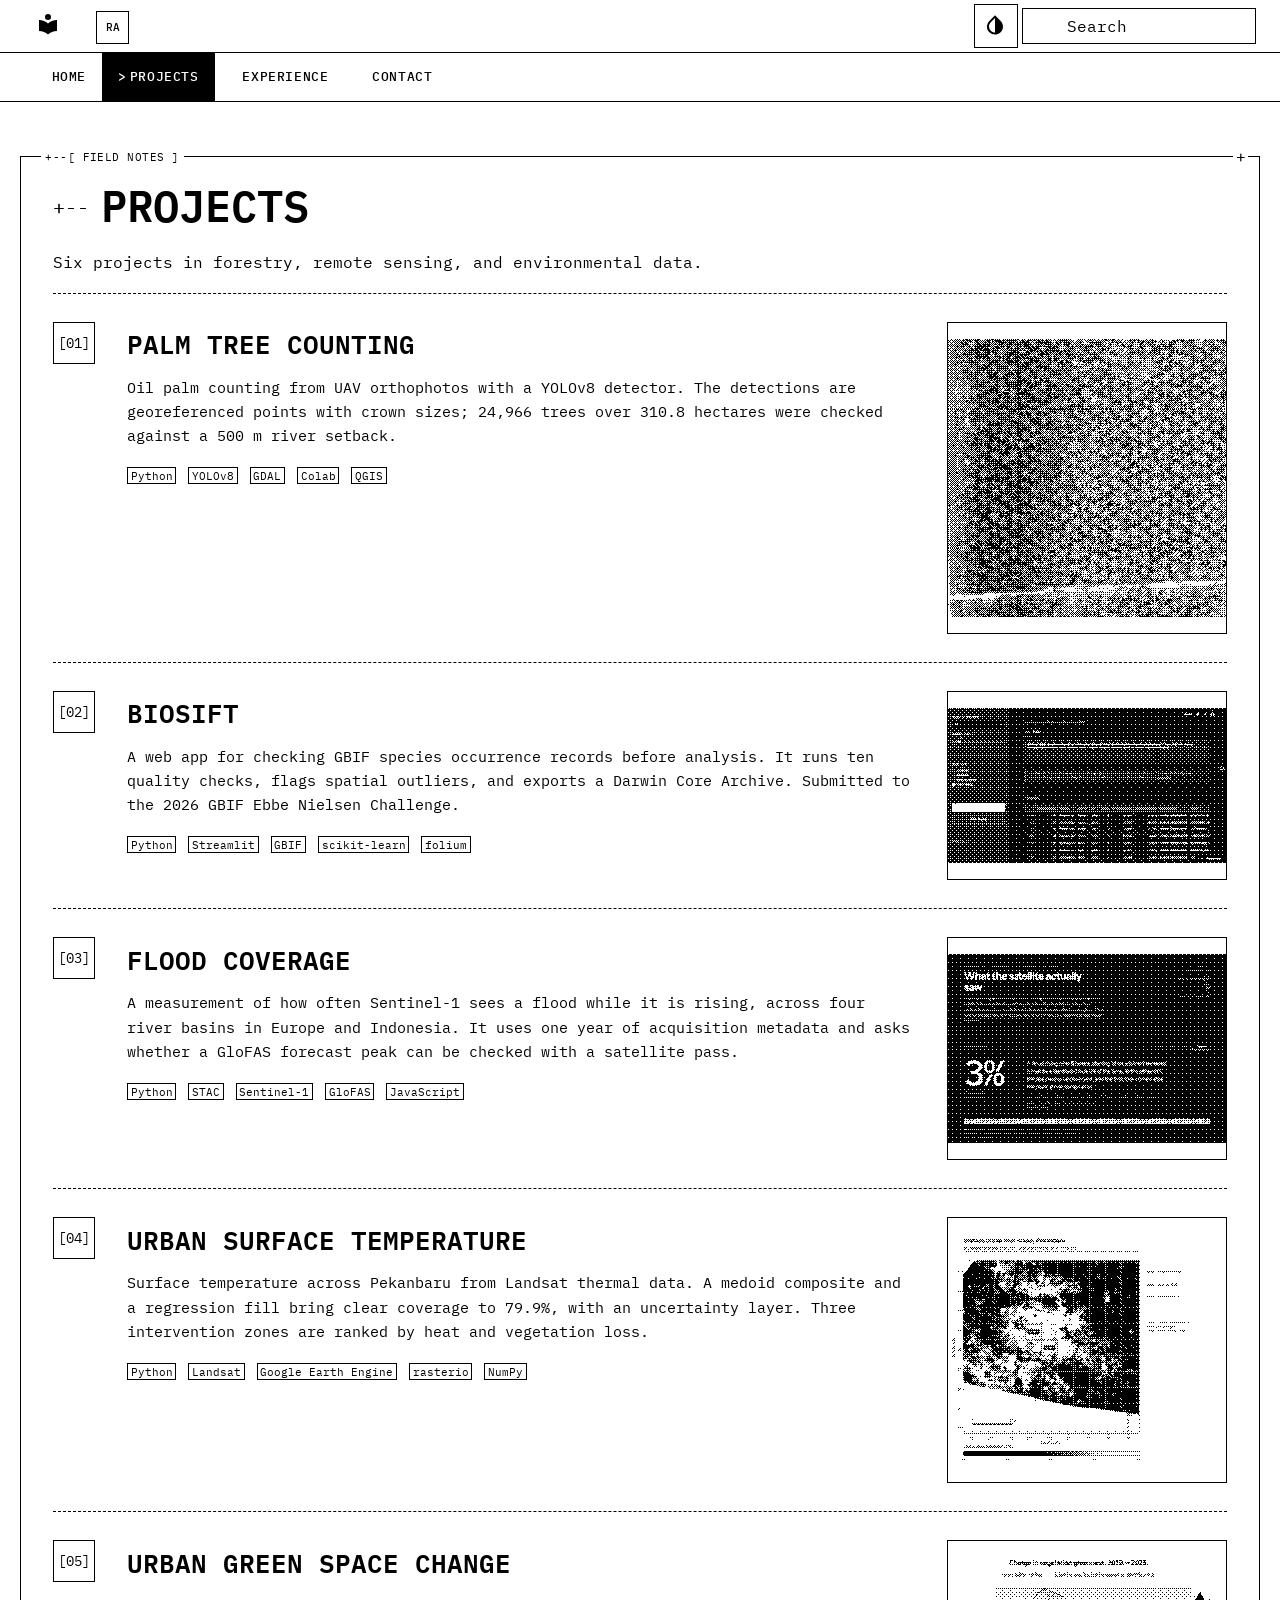
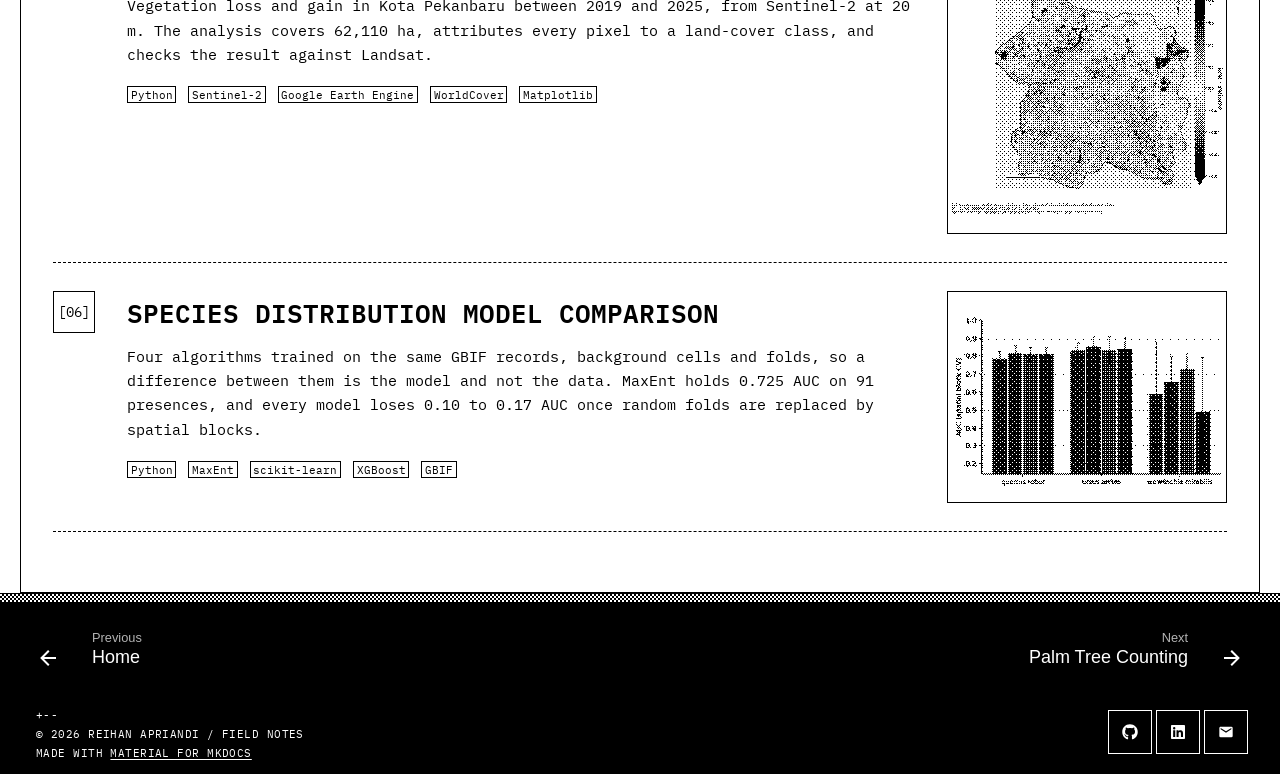
<file: projects/index.html>
<!doctype html>
<html lang="en" class="no-js">
  <head>
    
      <meta charset="utf-8">
      <meta name="viewport" content="width=device-width,initial-scale=1">
      
        <meta name="description" content="Selected geospatial and data science projects: urban surface temperature and green space change in Pekanbaru, oil palm tree counting from UAV imagery, biodiversity data quality tooling for GBIF, species distribution model comparison on shared data, and satellite observation coverage for flood monitoring.">
      
      
        <meta name="author" content="Reihan Apriandi">
      
      
        <link rel="canonical" href="https://hansen-arch.github.io/projects/">
      
      
        <link rel="prev" href="..">
      
      
        <link rel="next" href="palm-tree-counting/">
      
      
        
      
      
      <link rel="icon" href="../assets/images/favicon.png">
      <meta name="generator" content="mkdocs-1.6.1, mkdocs-material-9.7.6">
    
    
      
        <title>All Projects - Reihan Apriandi</title>
      
    
    
      <link rel="stylesheet" href="../assets/stylesheets/main.484c7ddc.min.css">
      
        
        <link rel="stylesheet" href="../assets/stylesheets/palette.ab4e12ef.min.css">
      
      


    
    
      
    
    
      
    
    
      <link rel="stylesheet" href="../assets/css/onebit.css">
    
    <script>__md_scope=new URL("..",location),__md_hash=e=>[...e].reduce(((e,_)=>(e<<5)-e+_.charCodeAt(0)),0),__md_get=(e,_=localStorage,t=__md_scope)=>JSON.parse(_.getItem(t.pathname+"."+e)),__md_set=(e,_,t=localStorage,a=__md_scope)=>{try{t.setItem(a.pathname+"."+e,JSON.stringify(_))}catch(e){}}</script>
    
      

    
    
<link rel="preconnect" href="https://fonts.googleapis.com">
<link rel="preconnect" href="https://fonts.gstatic.com" crossorigin>
<link rel="stylesheet" href="https://fonts.googleapis.com/css2?family=IBM+Plex+Mono:wght@400;500;600&display=swap">
<script type="application/ld+json">
{
  "@context": "https://schema.org",
  "@type": "Person",
  "name": "Reihan Apriandi",
  "jobTitle": "Forestry and Spatial Data Science",
  "description": "Forestry undergraduate at Universitas Riau working on GIS analysis, remote sensing, and forest field surveys.",
  "url": "https://hansen-arch.github.io/",
  "image": "https://hansen-arch.github.io/assets/images/profile.png",
  "email": "mailto:apriandireihan@gmail.com",
  "alumniOf": {
    "@type": "CollegeOrUniversity",
    "name": "Universitas Riau"
  },
  "address": {
    "@type": "PostalAddress",
    "addressLocality": "Pekanbaru",
    "addressRegion": "Riau",
    "addressCountry": "ID"
  },
  "knowsAbout": [
    "Geographic Information Systems",
    "Remote Sensing",
    "Forestry",
    "Google Earth Engine",
    "QGIS",
    "Forest Monitoring",
    "Above-Ground Biomass",
    "Carbon Stock Assessment",
    "Land Cover Classification"
  ],
  "sameAs": [
    "https://github.com/Hansen-arch",
    "https://www.linkedin.com/in/reihan-apriandi-700845266/"
  ]
}
</script>
<meta name="theme-color" content="#ffffff">

  </head>
  
  
    
    
      
    
    
    
    
    <body dir="ltr" data-md-color-scheme="default" data-md-color-primary="custom" data-md-color-accent="custom">
  
    
    <input class="md-toggle" data-md-toggle="drawer" type="checkbox" id="__drawer" autocomplete="off">
    <input class="md-toggle" data-md-toggle="search" type="checkbox" id="__search" autocomplete="off">
    <label class="md-overlay" for="__drawer"></label>
    <div data-md-component="skip">
      
        
        <a href="#projects" class="md-skip">
          Skip to content
        </a>
      
    </div>
    <div data-md-component="announce">
      
    </div>
    
    
      

<header class="md-header" data-md-component="header">
  <nav class="md-header__inner md-grid" aria-label="Header">
    <a href=".." title="Reihan Apriandi" class="md-header__button md-logo" aria-label="Reihan Apriandi" data-md-component="logo">
      
  
  <svg xmlns="http://www.w3.org/2000/svg" viewBox="0 0 24 24"><path d="M12 8a3 3 0 0 0 3-3 3 3 0 0 0-3-3 3 3 0 0 0-3 3 3 3 0 0 0 3 3m0 3.54C9.64 9.35 6.5 8 3 8v11c3.5 0 6.64 1.35 9 3.54 2.36-2.19 5.5-3.54 9-3.54V8c-3.5 0-6.64 1.35-9 3.54"/></svg>

    </a>
    <label class="md-header__button md-icon" for="__drawer">
      
      <svg xmlns="http://www.w3.org/2000/svg" viewBox="0 0 24 24"><path d="M3 6h18v2H3zm0 5h18v2H3zm0 5h18v2H3z"/></svg>
    </label>
    <div class="md-header__title" data-md-component="header-title">
      <div class="md-header__ellipsis">
        <div class="md-header__topic">
          <span class="md-ellipsis">
            Reihan Apriandi
          </span>
        </div>
        <div class="md-header__topic" data-md-component="header-topic">
          <span class="md-ellipsis">
            
              All Projects
            
          </span>
        </div>
      </div>
    </div>
    
      
        <form class="md-header__option" data-md-component="palette">
  
    
    
    
    <input class="md-option" data-md-color-media="" data-md-color-scheme="default" data-md-color-primary="custom" data-md-color-accent="custom"  aria-label="Invert to black"  type="radio" name="__palette" id="__palette_0">
    
      <label class="md-header__button md-icon" title="Invert to black" for="__palette_1" hidden>
        <svg xmlns="http://www.w3.org/2000/svg" viewBox="0 0 24 24"><path d="M12 19.58c-1.6 0-3.11-.62-4.24-1.75A5.95 5.95 0 0 1 6 13.58c0-1.58.62-3.11 1.76-4.24L12 5.1m5.66 2.83L12 2.27 6.34 7.93c-3.12 3.12-3.12 8.19 0 11.31A7.98 7.98 0 0 0 12 21.58c2.05 0 4.1-.78 5.66-2.34 3.12-3.12 3.12-8.19 0-11.31"/></svg>
      </label>
    
  
    
    
    
    <input class="md-option" data-md-color-media="" data-md-color-scheme="slate" data-md-color-primary="custom" data-md-color-accent="custom"  aria-label="Invert to white paper"  type="radio" name="__palette" id="__palette_1">
    
      <label class="md-header__button md-icon" title="Invert to white paper" for="__palette_0" hidden>
        <svg xmlns="http://www.w3.org/2000/svg" viewBox="0 0 24 24"><path d="M12 19.58c-1.6 0-3.11-.62-4.24-1.75A5.95 5.95 0 0 1 6 13.58c0-1.58.62-3.11 1.76-4.24L12 5.1m5.66 2.83L12 2.27 6.34 7.93c-3.12 3.12-3.12 8.19 0 11.31A7.98 7.98 0 0 0 12 21.58c2.05 0 4.1-.78 5.66-2.34 3.12-3.12 3.12-8.19 0-11.31"/></svg>
      </label>
    
  
</form>
      
    
    
      <script>var palette=__md_get("__palette");if(palette&&palette.color){if("(prefers-color-scheme)"===palette.color.media){var media=matchMedia("(prefers-color-scheme: light)"),input=document.querySelector(media.matches?"[data-md-color-media='(prefers-color-scheme: light)']":"[data-md-color-media='(prefers-color-scheme: dark)']");palette.color.media=input.getAttribute("data-md-color-media"),palette.color.scheme=input.getAttribute("data-md-color-scheme"),palette.color.primary=input.getAttribute("data-md-color-primary"),palette.color.accent=input.getAttribute("data-md-color-accent")}for(var[key,value]of Object.entries(palette.color))document.body.setAttribute("data-md-color-"+key,value)}</script>
    
    
    
      
      
        <label class="md-header__button md-icon" for="__search">
          
          <svg xmlns="http://www.w3.org/2000/svg" viewBox="0 0 24 24"><path d="M9.5 3A6.5 6.5 0 0 1 16 9.5c0 1.61-.59 3.09-1.56 4.23l.27.27h.79l5 5-1.5 1.5-5-5v-.79l-.27-.27A6.52 6.52 0 0 1 9.5 16 6.5 6.5 0 0 1 3 9.5 6.5 6.5 0 0 1 9.5 3m0 2C7 5 5 7 5 9.5S7 14 9.5 14 14 12 14 9.5 12 5 9.5 5"/></svg>
        </label>
        <div class="md-search" data-md-component="search" role="dialog">
  <label class="md-search__overlay" for="__search"></label>
  <div class="md-search__inner" role="search">
    <form class="md-search__form" name="search">
      <input type="text" class="md-search__input" name="query" aria-label="Search" placeholder="Search" autocapitalize="off" autocorrect="off" autocomplete="off" spellcheck="false" data-md-component="search-query" required>
      <label class="md-search__icon md-icon" for="__search">
        
        <svg xmlns="http://www.w3.org/2000/svg" viewBox="0 0 24 24"><path d="M9.5 3A6.5 6.5 0 0 1 16 9.5c0 1.61-.59 3.09-1.56 4.23l.27.27h.79l5 5-1.5 1.5-5-5v-.79l-.27-.27A6.52 6.52 0 0 1 9.5 16 6.5 6.5 0 0 1 3 9.5 6.5 6.5 0 0 1 9.5 3m0 2C7 5 5 7 5 9.5S7 14 9.5 14 14 12 14 9.5 12 5 9.5 5"/></svg>
        
        <svg xmlns="http://www.w3.org/2000/svg" viewBox="0 0 24 24"><path d="M20 11v2H8l5.5 5.5-1.42 1.42L4.16 12l7.92-7.92L13.5 5.5 8 11z"/></svg>
      </label>
      <nav class="md-search__options" aria-label="Search">
        
        <button type="reset" class="md-search__icon md-icon" title="Clear" aria-label="Clear" tabindex="-1">
          
          <svg xmlns="http://www.w3.org/2000/svg" viewBox="0 0 24 24"><path d="M19 6.41 17.59 5 12 10.59 6.41 5 5 6.41 10.59 12 5 17.59 6.41 19 12 13.41 17.59 19 19 17.59 13.41 12z"/></svg>
        </button>
      </nav>
      
    </form>
    <div class="md-search__output">
      <div class="md-search__scrollwrap" tabindex="0" data-md-scrollfix>
        <div class="md-search-result" data-md-component="search-result">
          <div class="md-search-result__meta">
            Initializing search
          </div>
          <ol class="md-search-result__list" role="presentation"></ol>
        </div>
      </div>
    </div>
  </div>
</div>
      
    
    
  </nav>
  
</header>
    
    <div class="md-container" data-md-component="container">
      
      
        
          
            
<nav class="md-tabs" aria-label="Tabs" data-md-component="tabs">
  <div class="md-grid">
    <ul class="md-tabs__list">
      
        
  
  
  
  
    <li class="md-tabs__item">
      <a href=".." class="md-tabs__link">
        
  
  
    
  
  Home

      </a>
    </li>
  

      
        
  
  
  
    
  
  
    
    
      <li class="md-tabs__item md-tabs__item--active">
        <a href="./" class="md-tabs__link">
          
  
  
  Projects

        </a>
      </li>
    
  

      
        
  
  
  
  
    <li class="md-tabs__item">
      <a href="../experience/" class="md-tabs__link">
        
  
  
    
  
  Experience

      </a>
    </li>
  

      
        
  
  
  
  
    <li class="md-tabs__item">
      <a href="../contact/" class="md-tabs__link">
        
  
  
    
  
  Contact

      </a>
    </li>
  

      
    </ul>
  </div>
</nav>
          
        
      
      <main class="md-main" data-md-component="main">
        <div class="md-main__inner md-grid">
          
            
              
                
              
              <div class="md-sidebar md-sidebar--primary" data-md-component="sidebar" data-md-type="navigation" hidden>
                <div class="md-sidebar__scrollwrap">
                  <div class="md-sidebar__inner">
                    


  


<nav class="md-nav md-nav--primary md-nav--lifted" aria-label="Navigation" data-md-level="0">
  <label class="md-nav__title" for="__drawer">
    <a href=".." title="Reihan Apriandi" class="md-nav__button md-logo" aria-label="Reihan Apriandi" data-md-component="logo">
      
  
  <svg xmlns="http://www.w3.org/2000/svg" viewBox="0 0 24 24"><path d="M12 8a3 3 0 0 0 3-3 3 3 0 0 0-3-3 3 3 0 0 0-3 3 3 3 0 0 0 3 3m0 3.54C9.64 9.35 6.5 8 3 8v11c3.5 0 6.64 1.35 9 3.54 2.36-2.19 5.5-3.54 9-3.54V8c-3.5 0-6.64 1.35-9 3.54"/></svg>

    </a>
    Reihan Apriandi
  </label>
  
  <ul class="md-nav__list" data-md-scrollfix>
    
      
      
  
  
  
  
    <li class="md-nav__item">
      <a href=".." class="md-nav__link">
        
  
  
  <span class="md-ellipsis">
    
  
    Home
  

    
  </span>
  
  

      </a>
    </li>
  

    
      
      
  
  
    
  
  
  
    
    
    
    
      
        
        
      
      
    
    
    <li class="md-nav__item md-nav__item--active md-nav__item--section md-nav__item--nested">
      
        
        
        <input class="md-nav__toggle md-toggle " type="checkbox" id="__nav_2" checked>
        
          
          <label class="md-nav__link" for="__nav_2" id="__nav_2_label" tabindex="">
            
  
  
  <span class="md-ellipsis">
    
  
    Projects
  

    
  </span>
  
  

            <span class="md-nav__icon md-icon"></span>
          </label>
        
        <nav class="md-nav" data-md-level="1" aria-labelledby="__nav_2_label" aria-expanded="true">
          <label class="md-nav__title" for="__nav_2">
            <span class="md-nav__icon md-icon"></span>
            
  
    Projects
  

          </label>
          <ul class="md-nav__list" data-md-scrollfix>
            
              
                
  
  
    
  
  
  
    <li class="md-nav__item md-nav__item--active">
      
      <input class="md-nav__toggle md-toggle" type="checkbox" id="__toc">
      
      
        
      
      
        <label class="md-nav__link md-nav__link--active" for="__toc">
          
  
  
  <span class="md-ellipsis">
    
  
    All Projects
  

    
  </span>
  
  

          <span class="md-nav__icon md-icon"></span>
        </label>
      
      <a href="./" class="md-nav__link md-nav__link--active">
        
  
  
  <span class="md-ellipsis">
    
  
    All Projects
  

    
  </span>
  
  

      </a>
      
        

<nav class="md-nav md-nav--secondary" aria-label="Table of contents">
  
  
  
    
  
  
    <label class="md-nav__title" for="__toc">
      <span class="md-nav__icon md-icon"></span>
      Table of contents
    </label>
    <ul class="md-nav__list" data-md-component="toc" data-md-scrollfix>
      
        <li class="md-nav__item">
  <a href="#palm-tree-counting" class="md-nav__link">
    <span class="md-ellipsis">
      
        Palm Tree Counting
      
    </span>
  </a>
  
</li>
      
        <li class="md-nav__item">
  <a href="#biosift" class="md-nav__link">
    <span class="md-ellipsis">
      
        BioSift
      
    </span>
  </a>
  
</li>
      
        <li class="md-nav__item">
  <a href="#flood-coverage" class="md-nav__link">
    <span class="md-ellipsis">
      
        Flood Coverage
      
    </span>
  </a>
  
</li>
      
        <li class="md-nav__item">
  <a href="#urban-surface-temperature" class="md-nav__link">
    <span class="md-ellipsis">
      
        Urban Surface Temperature
      
    </span>
  </a>
  
</li>
      
        <li class="md-nav__item">
  <a href="#urban-green-space-change" class="md-nav__link">
    <span class="md-ellipsis">
      
        Urban Green Space Change
      
    </span>
  </a>
  
</li>
      
        <li class="md-nav__item">
  <a href="#species-distribution-model-comparison" class="md-nav__link">
    <span class="md-ellipsis">
      
        Species Distribution Model Comparison
      
    </span>
  </a>
  
</li>
      
    </ul>
  
</nav>
      
    </li>
  

              
            
              
                
  
  
  
  
    <li class="md-nav__item">
      <a href="palm-tree-counting/" class="md-nav__link">
        
  
  
  <span class="md-ellipsis">
    
  
    Palm Tree Counting
  

    
  </span>
  
  

      </a>
    </li>
  

              
            
              
                
  
  
  
  
    <li class="md-nav__item">
      <a href="biosift/" class="md-nav__link">
        
  
  
  <span class="md-ellipsis">
    
  
    BioSift
  

    
  </span>
  
  

      </a>
    </li>
  

              
            
              
                
  
  
  
  
    <li class="md-nav__item">
      <a href="flood-coverage/" class="md-nav__link">
        
  
  
  <span class="md-ellipsis">
    
  
    Flood Coverage
  

    
  </span>
  
  

      </a>
    </li>
  

              
            
              
                
  
  
  
  
    <li class="md-nav__item">
      <a href="urban-heat-island/" class="md-nav__link">
        
  
  
  <span class="md-ellipsis">
    
  
    Urban Surface Temperature
  

    
  </span>
  
  

      </a>
    </li>
  

              
            
              
                
  
  
  
  
    <li class="md-nav__item">
      <a href="urban-green-space/" class="md-nav__link">
        
  
  
  <span class="md-ellipsis">
    
  
    Urban Green Space Change
  

    
  </span>
  
  

      </a>
    </li>
  

              
            
              
                
  
  
  
  
    <li class="md-nav__item">
      <a href="species-distribution-models/" class="md-nav__link">
        
  
  
  <span class="md-ellipsis">
    
  
    Species Distribution Model Comparison
  

    
  </span>
  
  

      </a>
    </li>
  

              
            
          </ul>
        </nav>
      
    </li>
  

    
      
      
  
  
  
  
    <li class="md-nav__item">
      <a href="../experience/" class="md-nav__link">
        
  
  
  <span class="md-ellipsis">
    
  
    Experience
  

    
  </span>
  
  

      </a>
    </li>
  

    
      
      
  
  
  
  
    <li class="md-nav__item">
      <a href="../contact/" class="md-nav__link">
        
  
  
  <span class="md-ellipsis">
    
  
    Contact
  

    
  </span>
  
  

      </a>
    </li>
  

    
  </ul>
</nav>
                  </div>
                </div>
              </div>
            
            
              
                
              
              <div class="md-sidebar md-sidebar--secondary" data-md-component="sidebar" data-md-type="toc" hidden>
                <div class="md-sidebar__scrollwrap">
                  <div class="md-sidebar__inner">
                    

<nav class="md-nav md-nav--secondary" aria-label="Table of contents">
  
  
  
    
  
  
    <label class="md-nav__title" for="__toc">
      <span class="md-nav__icon md-icon"></span>
      Table of contents
    </label>
    <ul class="md-nav__list" data-md-component="toc" data-md-scrollfix>
      
        <li class="md-nav__item">
  <a href="#palm-tree-counting" class="md-nav__link">
    <span class="md-ellipsis">
      
        Palm Tree Counting
      
    </span>
  </a>
  
</li>
      
        <li class="md-nav__item">
  <a href="#biosift" class="md-nav__link">
    <span class="md-ellipsis">
      
        BioSift
      
    </span>
  </a>
  
</li>
      
        <li class="md-nav__item">
  <a href="#flood-coverage" class="md-nav__link">
    <span class="md-ellipsis">
      
        Flood Coverage
      
    </span>
  </a>
  
</li>
      
        <li class="md-nav__item">
  <a href="#urban-surface-temperature" class="md-nav__link">
    <span class="md-ellipsis">
      
        Urban Surface Temperature
      
    </span>
  </a>
  
</li>
      
        <li class="md-nav__item">
  <a href="#urban-green-space-change" class="md-nav__link">
    <span class="md-ellipsis">
      
        Urban Green Space Change
      
    </span>
  </a>
  
</li>
      
        <li class="md-nav__item">
  <a href="#species-distribution-model-comparison" class="md-nav__link">
    <span class="md-ellipsis">
      
        Species Distribution Model Comparison
      
    </span>
  </a>
  
</li>
      
    </ul>
  
</nav>
                  </div>
                </div>
              </div>
            
          
          
            <div class="md-content" data-md-component="content">
              
              <article class="md-content__inner md-typeset">
                
                  
  




<h1 id="projects">Projects</h1>
<p>Six projects in forestry, remote sensing, and environmental data.</p>
<div class="index-list">
<div class="index-row">
<div class="index-num">01</div>
<div class="index-body">
<h2 id="palm-tree-counting"><a href="palm-tree-counting/">Palm Tree Counting</a></h2>
<p>Oil palm counting from UAV orthophotos with a YOLOv8 detector. The detections are
georeferenced points with crown sizes; 24,966 trees over 310.8 hectares were checked
against a 500 m river setback.</p>
<p><code>Python</code> <code>YOLOv8</code> <code>GDAL</code> <code>Colab</code> <code>QGIS</code></p>
</div>
<div class="index-plate">
<p><a href="palm-tree-counting/"><img class="dither-img" src="../assets/images/1bit/palm-1.png" alt="Oil palm crowns detected across a merged orthomosaic" width="280" height="280" loading="lazy"></a></p>
</div>
</div>
<div class="index-row">
<div class="index-num">02</div>
<div class="index-body">
<h2 id="biosift"><a href="biosift/">BioSift</a></h2>
<p>A web app for checking GBIF species occurrence records before analysis. It runs ten quality
checks, flags spatial outliers, and exports a Darwin Core Archive. Submitted to the 2026
GBIF Ebbe Nielsen Challenge.</p>
<p><code>Python</code> <code>Streamlit</code> <code>GBIF</code> <code>scikit-learn</code> <code>folium</code></p>
</div>
<div class="index-plate">
<p><a href="biosift/"><img class="dither-img" src="../assets/images/1bit/biosift-1.png" alt="The BioSift quality report and map view" width="280" height="157" loading="lazy"></a></p>
</div>
</div>
<div class="index-row">
<div class="index-num">03</div>
<div class="index-body">
<h2 id="flood-coverage"><a href="flood-coverage/">Flood Coverage</a></h2>
<p>A measurement of how often Sentinel-1 sees a flood while it is rising, across four river
basins in Europe and Indonesia. It uses one year of acquisition metadata and asks whether a
GloFAS forecast peak can be checked with a satellite pass.</p>
<p><code>Python</code> <code>STAC</code> <code>Sentinel-1</code> <code>GloFAS</code> <code>JavaScript</code></p>
</div>
<div class="index-plate">
<p><a href="flood-coverage/"><img class="dither-img" src="../assets/images/1bit/flood-1.png" alt="Coverage figures for the four basins" width="280" height="190" loading="lazy"></a></p>
</div>
</div>
<div class="index-row">
<div class="index-num">04</div>
<div class="index-body">
<h2 id="urban-surface-temperature"><a href="urban-heat-island/">Urban Surface Temperature</a></h2>
<p>Surface temperature across Pekanbaru from Landsat thermal data. A medoid composite and a
regression fill bring clear coverage to 79.9%, with an uncertainty layer. Three intervention
zones are ranked by heat and vegetation loss.</p>
<p><code>Python</code> <code>Landsat</code> <code>Google Earth Engine</code> <code>rasterio</code> <code>NumPy</code></p>
</div>
<div class="index-plate">
<p><a href="urban-heat-island/"><img class="dither-img" src="../assets/images/1bit/uhi-1.png" alt="Land surface temperature across Pekanbaru" width="280" height="211" loading="lazy"></a></p>
</div>
</div>
<div class="index-row">
<div class="index-num">05</div>
<div class="index-body">
<h2 id="urban-green-space-change"><a href="urban-green-space/">Urban Green Space Change</a></h2>
<p>Vegetation loss and gain in Kota Pekanbaru between 2019 and 2025, from Sentinel-2 at 20 m.
The analysis covers 62,110 ha, attributes every pixel to a land-cover class, and checks the
result against Landsat.</p>
<p><code>Python</code> <code>Sentinel-2</code> <code>Google Earth Engine</code> <code>WorldCover</code> <code>Matplotlib</code></p>
</div>
<div class="index-plate">
<p><a href="urban-green-space/"><img class="dither-img" src="../assets/images/1bit/green-1.png" alt="NDVI change across Kota Pekanbaru" width="280" height="261" loading="lazy"></a></p>
</div>
</div>
<div class="index-row">
<div class="index-num">06</div>
<div class="index-body">
<h2 id="species-distribution-model-comparison"><a href="species-distribution-models/">Species Distribution Model Comparison</a></h2>
<p>Four algorithms trained on the same GBIF records, background cells and folds, so a difference
between them is the model and not the data. MaxEnt holds 0.725 AUC on 91 presences, and every
model loses 0.10 to 0.17 AUC once random folds are replaced by spatial blocks.</p>
<p><code>Python</code> <code>MaxEnt</code> <code>scikit-learn</code> <code>XGBoost</code> <code>GBIF</code></p>
</div>
<div class="index-plate">
<p><a href="species-distribution-models/"><img class="dither-img" src="../assets/images/1bit/sdm-1.png" alt="AUC by species and algorithm under spatial block cross-validation" width="280" height="180" loading="lazy"></a></p>
</div>
</div>
</div>







  
  




  



                
              </article>
            </div>
          
          
<script>var target=document.getElementById(location.hash.slice(1));target&&target.name&&(target.checked=target.name.startsWith("__tabbed_"))</script>
        </div>
        
          <button type="button" class="md-top md-icon" data-md-component="top" hidden>
  
  <svg xmlns="http://www.w3.org/2000/svg" viewBox="0 0 24 24"><path d="M13 20h-2V8l-5.5 5.5-1.42-1.42L12 4.16l7.92 7.92-1.42 1.42L13 8z"/></svg>
  Back to top
</button>
        
      </main>
      
        <footer class="md-footer">
  
    
      
        
      
      <nav class="md-footer__inner md-grid" aria-label="Footer" >
        
          
          <a href=".." class="md-footer__link md-footer__link--prev" aria-label="Previous: Home">
            <div class="md-footer__button md-icon">
              
              <svg xmlns="http://www.w3.org/2000/svg" viewBox="0 0 24 24"><path d="M20 11v2H8l5.5 5.5-1.42 1.42L4.16 12l7.92-7.92L13.5 5.5 8 11z"/></svg>
            </div>
            <div class="md-footer__title">
              <span class="md-footer__direction">
                Previous
              </span>
              <div class="md-ellipsis">
                Home
              </div>
            </div>
          </a>
        
        
          
          <a href="palm-tree-counting/" class="md-footer__link md-footer__link--next" aria-label="Next: Palm Tree Counting">
            <div class="md-footer__title">
              <span class="md-footer__direction">
                Next
              </span>
              <div class="md-ellipsis">
                Palm Tree Counting
              </div>
            </div>
            <div class="md-footer__button md-icon">
              
              <svg xmlns="http://www.w3.org/2000/svg" viewBox="0 0 24 24"><path d="M4 11v2h12l-5.5 5.5 1.42 1.42L19.84 12l-7.92-7.92L10.5 5.5 16 11z"/></svg>
            </div>
          </a>
        
      </nav>
    
  
  <div class="md-footer-meta md-typeset">
    <div class="md-footer-meta__inner md-grid">
      <div class="md-copyright">
  
    <div class="md-copyright__highlight">
      © 2026 Reihan Apriandi / Field notes
    </div>
  
  
    Made with
    <a href="https://squidfunk.github.io/mkdocs-material/" target="_blank" rel="noopener">
      Material for MkDocs
    </a>
  
</div>
      
        
<div class="md-social">
  
    
    
    
    
    <a href="https://github.com/Hansen-arch" target="_blank" rel="noopener" title="GitHub" class="md-social__link">
      <svg xmlns="http://www.w3.org/2000/svg" viewBox="0 0 512 512"><!--! Font Awesome Free 7.1.0 by @fontawesome - https://fontawesome.com License - https://fontawesome.com/license/free (Icons: CC BY 4.0, Fonts: SIL OFL 1.1, Code: MIT License) Copyright 2025 Fonticons, Inc.--><path d="M173.9 397.4c0 2-2.3 3.6-5.2 3.6-3.3.3-5.6-1.3-5.6-3.6 0-2 2.3-3.6 5.2-3.6 3-.3 5.6 1.3 5.6 3.6m-31.1-4.5c-.7 2 1.3 4.3 4.3 4.9 2.6 1 5.6 0 6.2-2s-1.3-4.3-4.3-5.2c-2.6-.7-5.5.3-6.2 2.3m44.2-1.7c-2.9.7-4.9 2.6-4.6 4.9.3 2 2.9 3.3 5.9 2.6 2.9-.7 4.9-2.6 4.6-4.6-.3-1.9-3-3.2-5.9-2.9M252.8 8C114.1 8 8 113.3 8 252c0 110.9 69.8 205.8 169.5 239.2 12.8 2.3 17.3-5.6 17.3-12.1 0-6.2-.3-40.4-.3-61.4 0 0-70 15-84.7-29.8 0 0-11.4-29.1-27.8-36.6 0 0-22.9-15.7 1.6-15.4 0 0 24.9 2 38.6 25.8 21.9 38.6 58.6 27.5 72.9 20.9 2.3-16 8.8-27.1 16-33.7-55.9-6.2-112.3-14.3-112.3-110.5 0-27.5 7.6-41.3 23.6-58.9-2.6-6.5-11.1-33.3 2.6-67.9 20.9-6.5 69 27 69 27 20-5.6 41.5-8.5 62.8-8.5s42.8 2.9 62.8 8.5c0 0 48.1-33.6 69-27 13.7 34.7 5.2 61.4 2.6 67.9 16 17.7 25.8 31.5 25.8 58.9 0 96.5-58.9 104.2-114.8 110.5 9.2 7.9 17 22.9 17 46.4 0 33.7-.3 75.4-.3 83.6 0 6.5 4.6 14.4 17.3 12.1C436.2 457.8 504 362.9 504 252 504 113.3 391.5 8 252.8 8M105.2 352.9c-1.3 1-1 3.3.7 5.2 1.6 1.6 3.9 2.3 5.2 1 1.3-1 1-3.3-.7-5.2-1.6-1.6-3.9-2.3-5.2-1m-10.8-8.1c-.7 1.3.3 2.9 2.3 3.9 1.6 1 3.6.7 4.3-.7.7-1.3-.3-2.9-2.3-3.9-2-.6-3.6-.3-4.3.7m32.4 35.6c-1.6 1.3-1 4.3 1.3 6.2 2.3 2.3 5.2 2.6 6.5 1 1.3-1.3.7-4.3-1.3-6.2-2.2-2.3-5.2-2.6-6.5-1m-11.4-14.7c-1.6 1-1.6 3.6 0 5.9s4.3 3.3 5.6 2.3c1.6-1.3 1.6-3.9 0-6.2-1.4-2.3-4-3.3-5.6-2"/></svg>
    </a>
  
    
    
    
    
    <a href="https://www.linkedin.com/in/reihan-apriandi-700845266/" target="_blank" rel="noopener" title="LinkedIn" class="md-social__link">
      <svg xmlns="http://www.w3.org/2000/svg" viewBox="0 0 448 512"><!--! Font Awesome Free 7.1.0 by @fontawesome - https://fontawesome.com License - https://fontawesome.com/license/free (Icons: CC BY 4.0, Fonts: SIL OFL 1.1, Code: MIT License) Copyright 2025 Fonticons, Inc.--><path d="M416 32H31.9C14.3 32 0 46.5 0 64.3v383.4C0 465.5 14.3 480 31.9 480H416c17.6 0 32-14.5 32-32.3V64.3c0-17.8-14.4-32.3-32-32.3M135.4 416H69V202.2h66.5V416zM102.2 96a38.5 38.5 0 1 1 0 77 38.5 38.5 0 1 1 0-77m282.1 320h-66.4V312c0-24.8-.5-56.7-34.5-56.7-34.6 0-39.9 27-39.9 54.9V416h-66.4V202.2h63.7v29.2h.9c8.9-16.8 30.6-34.5 62.9-34.5 67.2 0 79.7 44.3 79.7 101.9z"/></svg>
    </a>
  
    
    
    
    
    <a href="mailto:apriandireihan@gmail.com" target="_blank" rel="noopener" title="Email" class="md-social__link">
      <svg xmlns="http://www.w3.org/2000/svg" viewBox="0 0 24 24"><path d="m20 8-8 5-8-5V6l8 5 8-5m0-2H4c-1.11 0-2 .89-2 2v12a2 2 0 0 0 2 2h16a2 2 0 0 0 2-2V6a2 2 0 0 0-2-2"/></svg>
    </a>
  
</div>
      
    </div>
  </div>
</footer>
      
    </div>
    <div class="md-dialog" data-md-component="dialog">
      <div class="md-dialog__inner md-typeset"></div>
    </div>
    
    
    
      
      
      <script id="__config" type="application/json">{"annotate": null, "base": "..", "features": ["navigation.tabs", "navigation.top", "navigation.instant", "navigation.footer", "content.code.copy"], "search": "../assets/javascripts/workers/search.2c215733.min.js", "tags": null, "translations": {"clipboard.copied": "Copied to clipboard", "clipboard.copy": "Copy to clipboard", "search.result.more.one": "1 more on this page", "search.result.more.other": "# more on this page", "search.result.none": "No matching documents", "search.result.one": "1 matching document", "search.result.other": "# matching documents", "search.result.placeholder": "Type to start searching", "search.result.term.missing": "Missing", "select.version": "Select version"}, "version": null}</script>
    
    

      <script src="../assets/javascripts/bundle.79ae519e.min.js"></script>
      
    
<svg xmlns="http://www.w3.org/2000/svg" aria-hidden="true" focusable="false" style="position:absolute;width:0;height:0;overflow:hidden">
  <defs>
    <filter id="ink-duotone" color-interpolation-filters="sRGB">
      <feComponentTransfer>
        <feFuncR type="table" tableValues="0 1"/>
        <feFuncG type="table" tableValues="0 1"/>
        <feFuncB type="table" tableValues="0 1"/>
      </feComponentTransfer>
    </filter>
    <filter id="ink-duotone-dark" color-interpolation-filters="sRGB">
      <feComponentTransfer>
        <feFuncR type="table" tableValues="1 0"/>
        <feFuncG type="table" tableValues="1 0"/>
        <feFuncB type="table" tableValues="1 0"/>
      </feComponentTransfer>
    </filter>
  </defs>
</svg>

  </body>
</html>
</file>
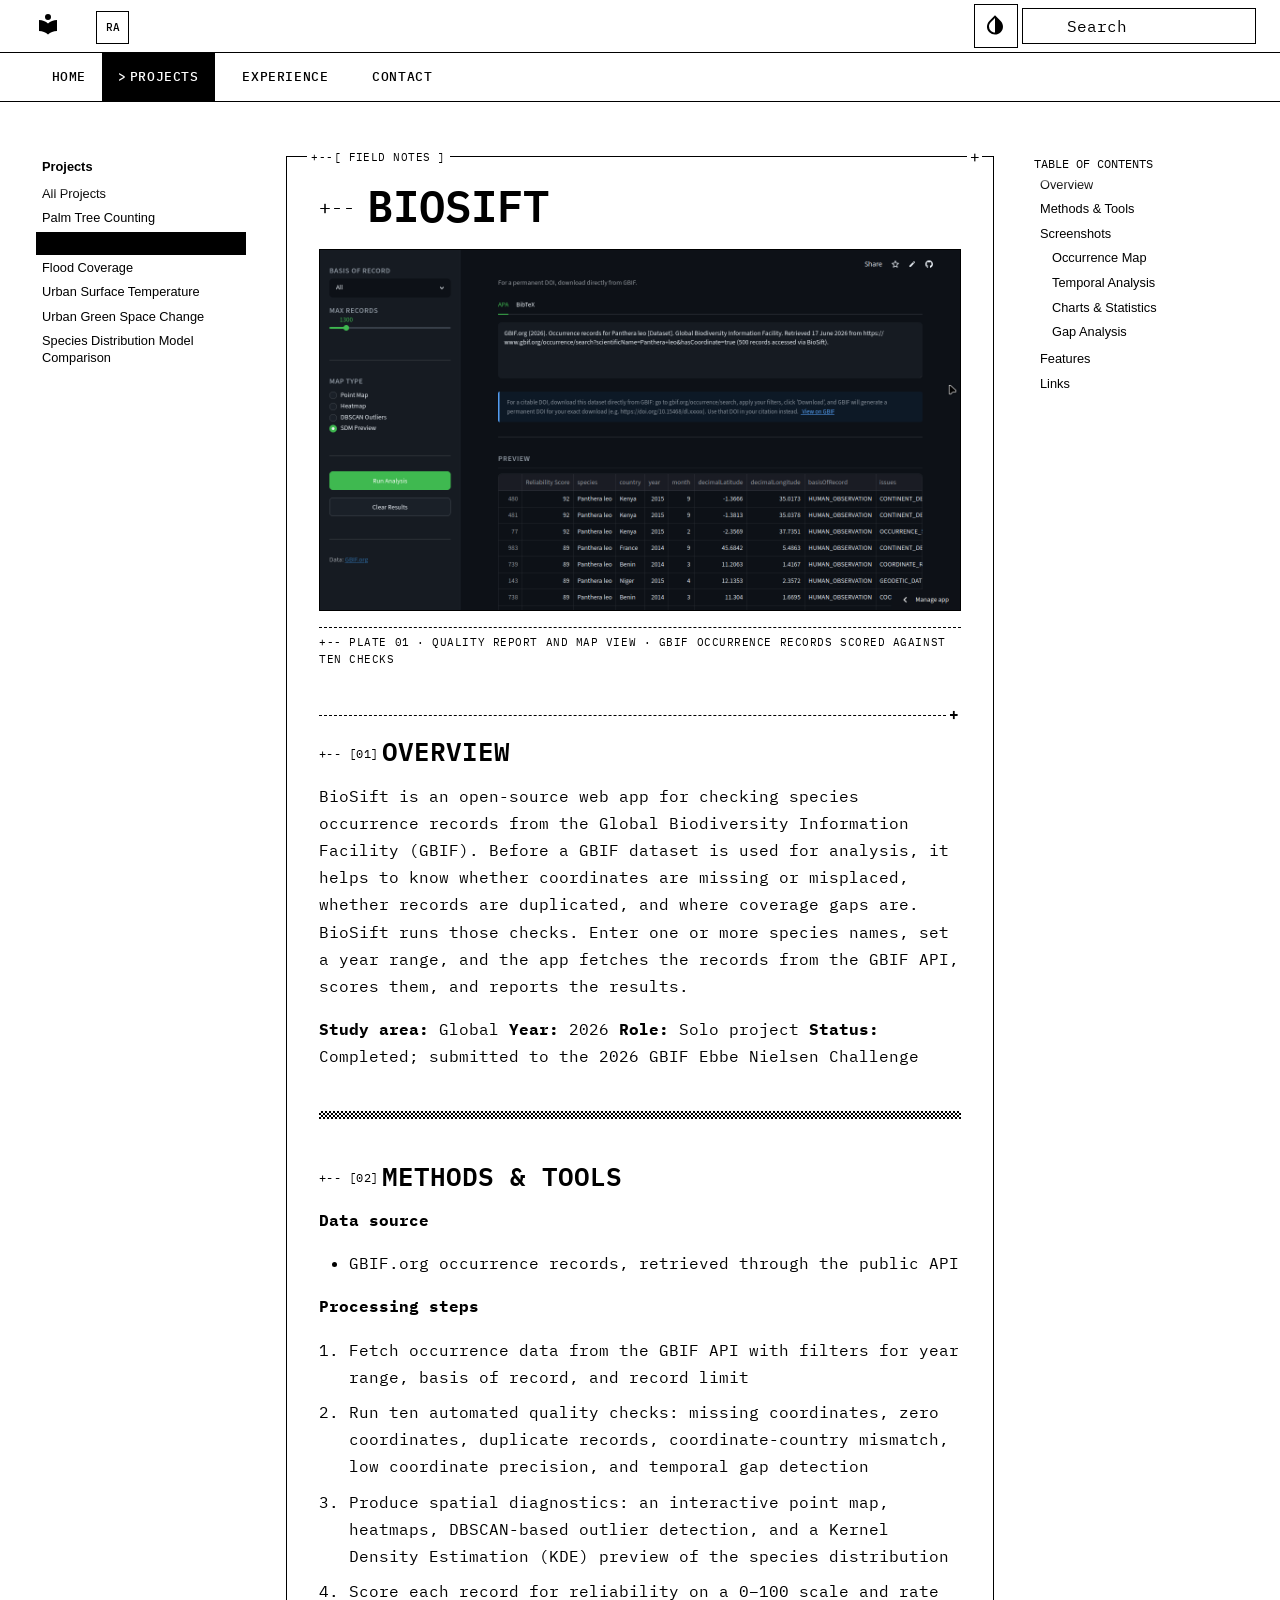
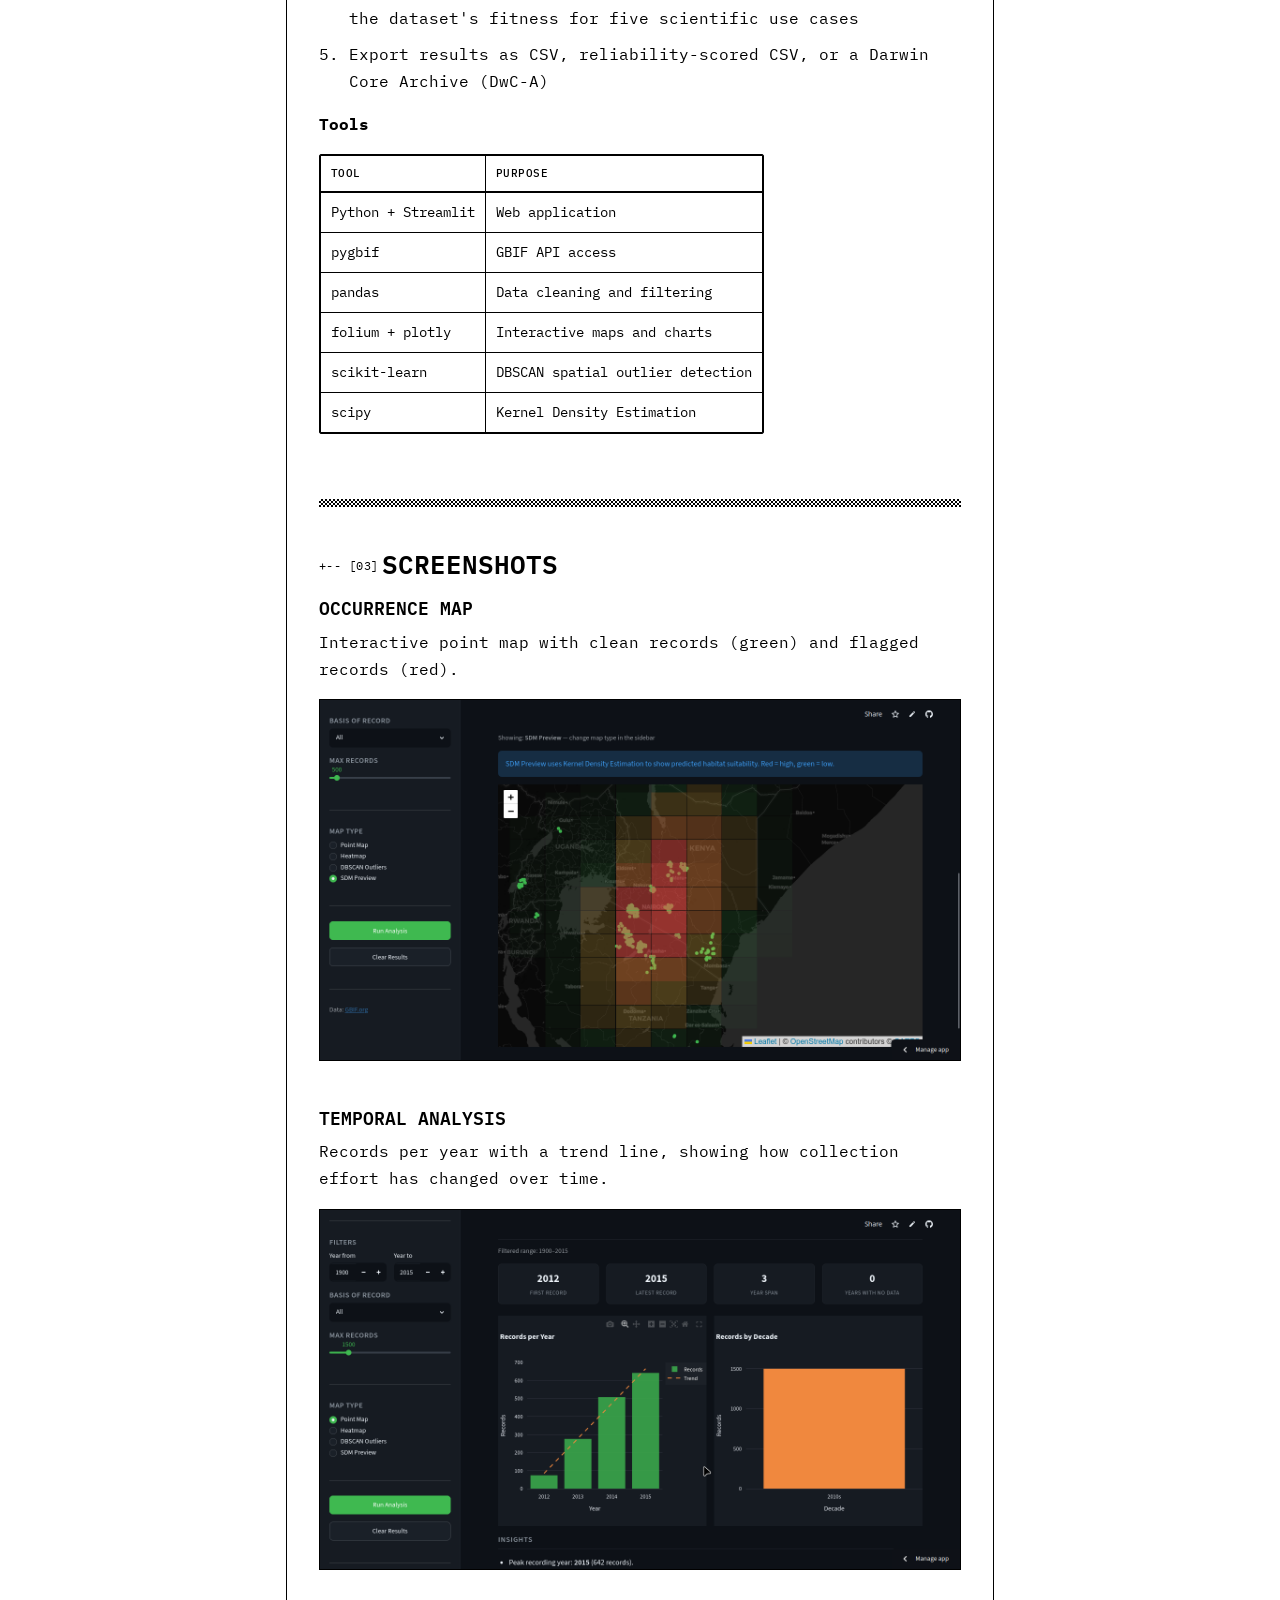
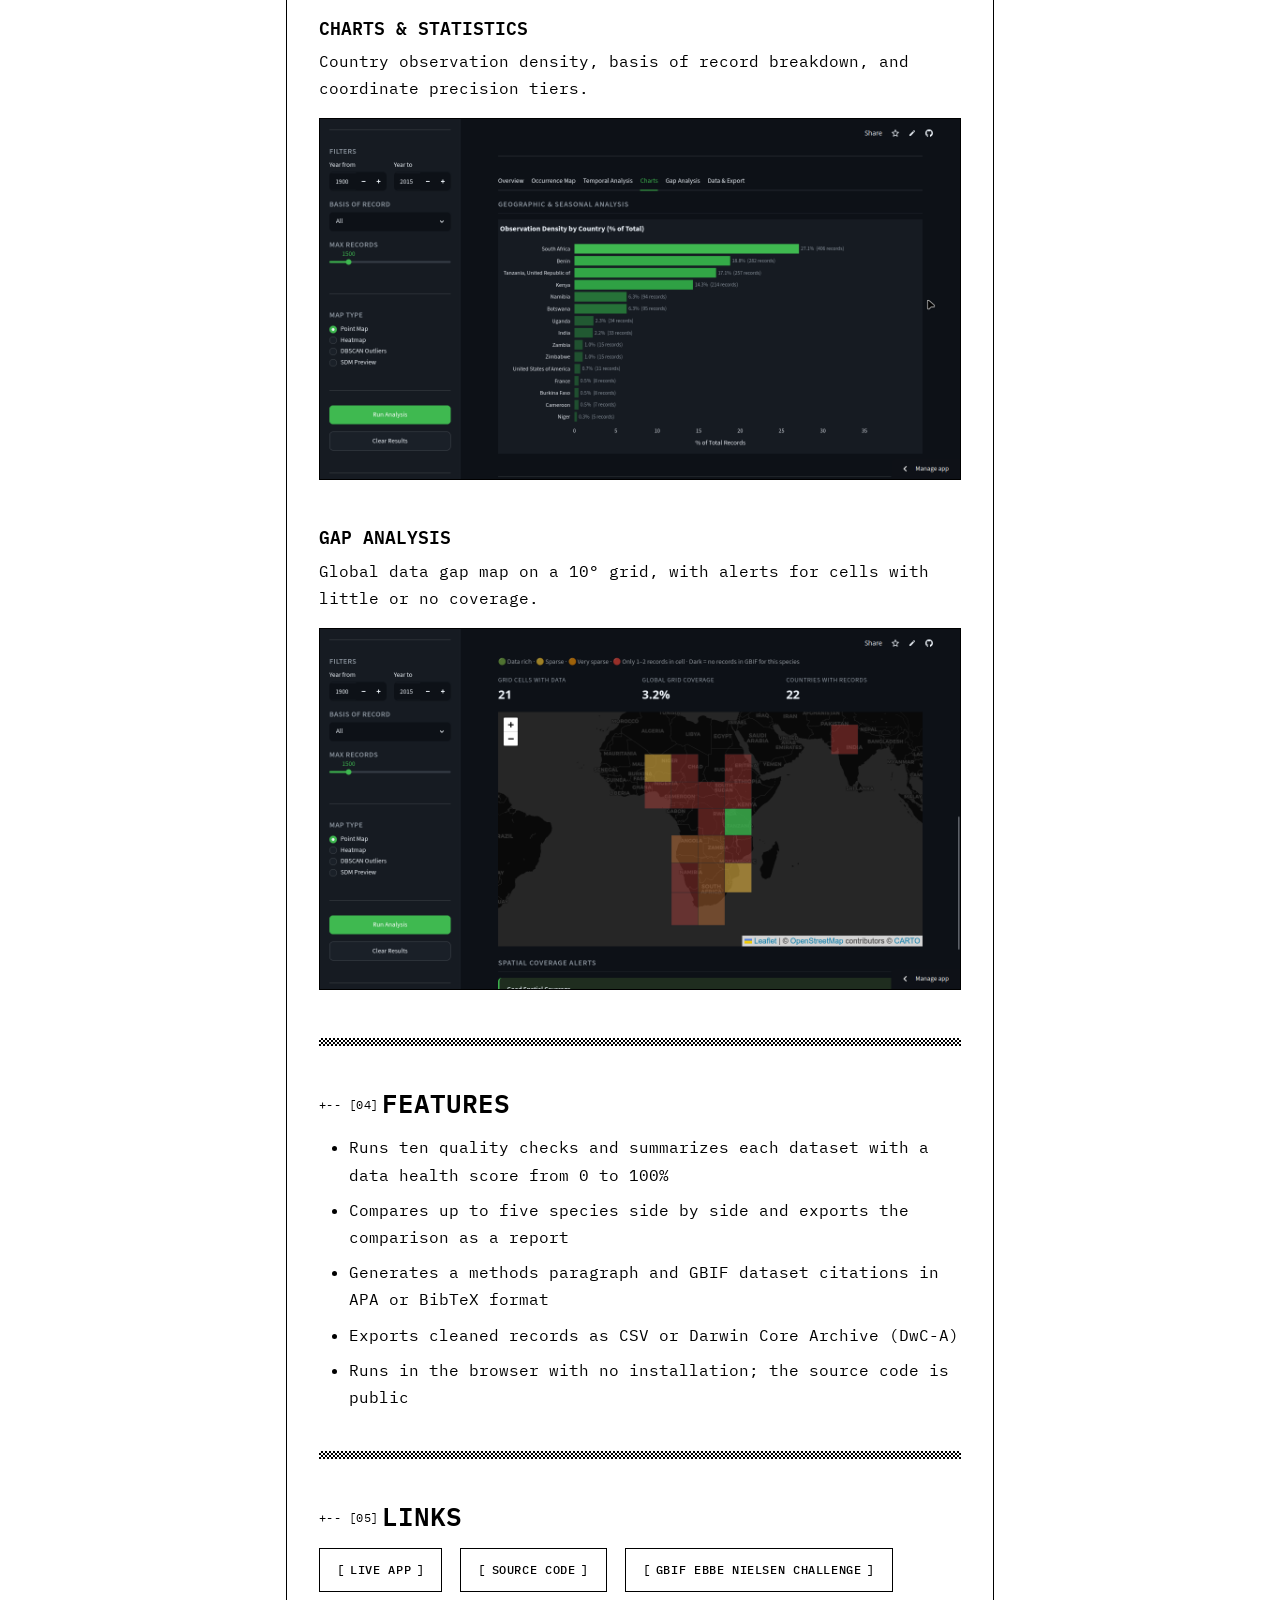
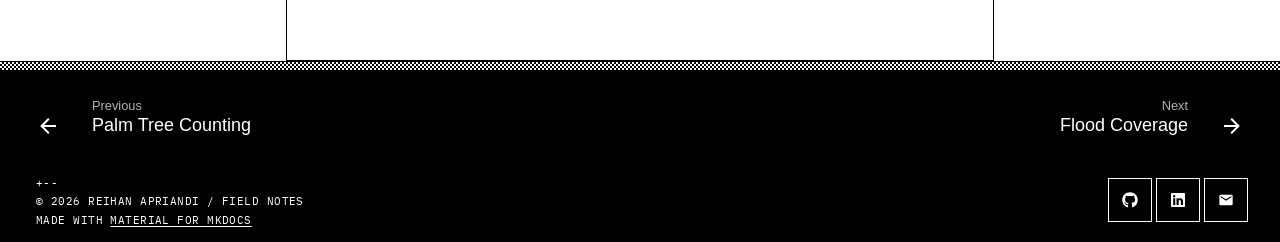
<file: projects/biosift/index.html>
<!doctype html>
<html lang="en" class="no-js">
  <head>
    
      <meta charset="utf-8">
      <meta name="viewport" content="width=device-width,initial-scale=1">
      
        <meta name="description" content="BioSift is an open-source web app for checking the quality of GBIF species occurrence records: ten automated quality checks, spatial outlier detection, and Darwin Core Archive export.">
      
      
        <meta name="author" content="Reihan Apriandi">
      
      
        <link rel="canonical" href="https://hansen-arch.github.io/projects/biosift/">
      
      
        <link rel="prev" href="../palm-tree-counting/">
      
      
        <link rel="next" href="../flood-coverage/">
      
      
        
      
      
      <link rel="icon" href="../../assets/images/favicon.png">
      <meta name="generator" content="mkdocs-1.6.1, mkdocs-material-9.7.6">
    
    
      
        <title>BioSift - Reihan Apriandi</title>
      
    
    
      <link rel="stylesheet" href="../../assets/stylesheets/main.484c7ddc.min.css">
      
        
        <link rel="stylesheet" href="../../assets/stylesheets/palette.ab4e12ef.min.css">
      
      


    
    
      
    
    
      
    
    
      <link rel="stylesheet" href="../../assets/css/onebit.css">
    
    <script>__md_scope=new URL("../..",location),__md_hash=e=>[...e].reduce(((e,_)=>(e<<5)-e+_.charCodeAt(0)),0),__md_get=(e,_=localStorage,t=__md_scope)=>JSON.parse(_.getItem(t.pathname+"."+e)),__md_set=(e,_,t=localStorage,a=__md_scope)=>{try{t.setItem(a.pathname+"."+e,JSON.stringify(_))}catch(e){}}</script>
    
      

    
    
<link rel="preconnect" href="https://fonts.googleapis.com">
<link rel="preconnect" href="https://fonts.gstatic.com" crossorigin>
<link rel="stylesheet" href="https://fonts.googleapis.com/css2?family=IBM+Plex+Mono:wght@400;500;600&display=swap">
<script type="application/ld+json">
{
  "@context": "https://schema.org",
  "@type": "Person",
  "name": "Reihan Apriandi",
  "jobTitle": "Forestry and Spatial Data Science",
  "description": "Forestry undergraduate at Universitas Riau working on GIS analysis, remote sensing, and forest field surveys.",
  "url": "https://hansen-arch.github.io/",
  "image": "https://hansen-arch.github.io/assets/images/profile.png",
  "email": "mailto:apriandireihan@gmail.com",
  "alumniOf": {
    "@type": "CollegeOrUniversity",
    "name": "Universitas Riau"
  },
  "address": {
    "@type": "PostalAddress",
    "addressLocality": "Pekanbaru",
    "addressRegion": "Riau",
    "addressCountry": "ID"
  },
  "knowsAbout": [
    "Geographic Information Systems",
    "Remote Sensing",
    "Forestry",
    "Google Earth Engine",
    "QGIS",
    "Forest Monitoring",
    "Above-Ground Biomass",
    "Carbon Stock Assessment",
    "Land Cover Classification"
  ],
  "sameAs": [
    "https://github.com/Hansen-arch",
    "https://www.linkedin.com/in/reihan-apriandi-700845266/"
  ]
}
</script>
<meta name="theme-color" content="#ffffff">

  </head>
  
  
    
    
      
    
    
    
    
    <body dir="ltr" data-md-color-scheme="default" data-md-color-primary="custom" data-md-color-accent="custom">
  
    
    <input class="md-toggle" data-md-toggle="drawer" type="checkbox" id="__drawer" autocomplete="off">
    <input class="md-toggle" data-md-toggle="search" type="checkbox" id="__search" autocomplete="off">
    <label class="md-overlay" for="__drawer"></label>
    <div data-md-component="skip">
      
        
        <a href="#biosift" class="md-skip">
          Skip to content
        </a>
      
    </div>
    <div data-md-component="announce">
      
    </div>
    
    
      

<header class="md-header" data-md-component="header">
  <nav class="md-header__inner md-grid" aria-label="Header">
    <a href="../.." title="Reihan Apriandi" class="md-header__button md-logo" aria-label="Reihan Apriandi" data-md-component="logo">
      
  
  <svg xmlns="http://www.w3.org/2000/svg" viewBox="0 0 24 24"><path d="M12 8a3 3 0 0 0 3-3 3 3 0 0 0-3-3 3 3 0 0 0-3 3 3 3 0 0 0 3 3m0 3.54C9.64 9.35 6.5 8 3 8v11c3.5 0 6.64 1.35 9 3.54 2.36-2.19 5.5-3.54 9-3.54V8c-3.5 0-6.64 1.35-9 3.54"/></svg>

    </a>
    <label class="md-header__button md-icon" for="__drawer">
      
      <svg xmlns="http://www.w3.org/2000/svg" viewBox="0 0 24 24"><path d="M3 6h18v2H3zm0 5h18v2H3zm0 5h18v2H3z"/></svg>
    </label>
    <div class="md-header__title" data-md-component="header-title">
      <div class="md-header__ellipsis">
        <div class="md-header__topic">
          <span class="md-ellipsis">
            Reihan Apriandi
          </span>
        </div>
        <div class="md-header__topic" data-md-component="header-topic">
          <span class="md-ellipsis">
            
              BioSift
            
          </span>
        </div>
      </div>
    </div>
    
      
        <form class="md-header__option" data-md-component="palette">
  
    
    
    
    <input class="md-option" data-md-color-media="" data-md-color-scheme="default" data-md-color-primary="custom" data-md-color-accent="custom"  aria-label="Invert to black"  type="radio" name="__palette" id="__palette_0">
    
      <label class="md-header__button md-icon" title="Invert to black" for="__palette_1" hidden>
        <svg xmlns="http://www.w3.org/2000/svg" viewBox="0 0 24 24"><path d="M12 19.58c-1.6 0-3.11-.62-4.24-1.75A5.95 5.95 0 0 1 6 13.58c0-1.58.62-3.11 1.76-4.24L12 5.1m5.66 2.83L12 2.27 6.34 7.93c-3.12 3.12-3.12 8.19 0 11.31A7.98 7.98 0 0 0 12 21.58c2.05 0 4.1-.78 5.66-2.34 3.12-3.12 3.12-8.19 0-11.31"/></svg>
      </label>
    
  
    
    
    
    <input class="md-option" data-md-color-media="" data-md-color-scheme="slate" data-md-color-primary="custom" data-md-color-accent="custom"  aria-label="Invert to white paper"  type="radio" name="__palette" id="__palette_1">
    
      <label class="md-header__button md-icon" title="Invert to white paper" for="__palette_0" hidden>
        <svg xmlns="http://www.w3.org/2000/svg" viewBox="0 0 24 24"><path d="M12 19.58c-1.6 0-3.11-.62-4.24-1.75A5.95 5.95 0 0 1 6 13.58c0-1.58.62-3.11 1.76-4.24L12 5.1m5.66 2.83L12 2.27 6.34 7.93c-3.12 3.12-3.12 8.19 0 11.31A7.98 7.98 0 0 0 12 21.58c2.05 0 4.1-.78 5.66-2.34 3.12-3.12 3.12-8.19 0-11.31"/></svg>
      </label>
    
  
</form>
      
    
    
      <script>var palette=__md_get("__palette");if(palette&&palette.color){if("(prefers-color-scheme)"===palette.color.media){var media=matchMedia("(prefers-color-scheme: light)"),input=document.querySelector(media.matches?"[data-md-color-media='(prefers-color-scheme: light)']":"[data-md-color-media='(prefers-color-scheme: dark)']");palette.color.media=input.getAttribute("data-md-color-media"),palette.color.scheme=input.getAttribute("data-md-color-scheme"),palette.color.primary=input.getAttribute("data-md-color-primary"),palette.color.accent=input.getAttribute("data-md-color-accent")}for(var[key,value]of Object.entries(palette.color))document.body.setAttribute("data-md-color-"+key,value)}</script>
    
    
    
      
      
        <label class="md-header__button md-icon" for="__search">
          
          <svg xmlns="http://www.w3.org/2000/svg" viewBox="0 0 24 24"><path d="M9.5 3A6.5 6.5 0 0 1 16 9.5c0 1.61-.59 3.09-1.56 4.23l.27.27h.79l5 5-1.5 1.5-5-5v-.79l-.27-.27A6.52 6.52 0 0 1 9.5 16 6.5 6.5 0 0 1 3 9.5 6.5 6.5 0 0 1 9.5 3m0 2C7 5 5 7 5 9.5S7 14 9.5 14 14 12 14 9.5 12 5 9.5 5"/></svg>
        </label>
        <div class="md-search" data-md-component="search" role="dialog">
  <label class="md-search__overlay" for="__search"></label>
  <div class="md-search__inner" role="search">
    <form class="md-search__form" name="search">
      <input type="text" class="md-search__input" name="query" aria-label="Search" placeholder="Search" autocapitalize="off" autocorrect="off" autocomplete="off" spellcheck="false" data-md-component="search-query" required>
      <label class="md-search__icon md-icon" for="__search">
        
        <svg xmlns="http://www.w3.org/2000/svg" viewBox="0 0 24 24"><path d="M9.5 3A6.5 6.5 0 0 1 16 9.5c0 1.61-.59 3.09-1.56 4.23l.27.27h.79l5 5-1.5 1.5-5-5v-.79l-.27-.27A6.52 6.52 0 0 1 9.5 16 6.5 6.5 0 0 1 3 9.5 6.5 6.5 0 0 1 9.5 3m0 2C7 5 5 7 5 9.5S7 14 9.5 14 14 12 14 9.5 12 5 9.5 5"/></svg>
        
        <svg xmlns="http://www.w3.org/2000/svg" viewBox="0 0 24 24"><path d="M20 11v2H8l5.5 5.5-1.42 1.42L4.16 12l7.92-7.92L13.5 5.5 8 11z"/></svg>
      </label>
      <nav class="md-search__options" aria-label="Search">
        
        <button type="reset" class="md-search__icon md-icon" title="Clear" aria-label="Clear" tabindex="-1">
          
          <svg xmlns="http://www.w3.org/2000/svg" viewBox="0 0 24 24"><path d="M19 6.41 17.59 5 12 10.59 6.41 5 5 6.41 10.59 12 5 17.59 6.41 19 12 13.41 17.59 19 19 17.59 13.41 12z"/></svg>
        </button>
      </nav>
      
    </form>
    <div class="md-search__output">
      <div class="md-search__scrollwrap" tabindex="0" data-md-scrollfix>
        <div class="md-search-result" data-md-component="search-result">
          <div class="md-search-result__meta">
            Initializing search
          </div>
          <ol class="md-search-result__list" role="presentation"></ol>
        </div>
      </div>
    </div>
  </div>
</div>
      
    
    
  </nav>
  
</header>
    
    <div class="md-container" data-md-component="container">
      
      
        
          
            
<nav class="md-tabs" aria-label="Tabs" data-md-component="tabs">
  <div class="md-grid">
    <ul class="md-tabs__list">
      
        
  
  
  
  
    <li class="md-tabs__item">
      <a href="../.." class="md-tabs__link">
        
  
  
    
  
  Home

      </a>
    </li>
  

      
        
  
  
  
    
  
  
    
    
      <li class="md-tabs__item md-tabs__item--active">
        <a href="../" class="md-tabs__link">
          
  
  
  Projects

        </a>
      </li>
    
  

      
        
  
  
  
  
    <li class="md-tabs__item">
      <a href="../../experience/" class="md-tabs__link">
        
  
  
    
  
  Experience

      </a>
    </li>
  

      
        
  
  
  
  
    <li class="md-tabs__item">
      <a href="../../contact/" class="md-tabs__link">
        
  
  
    
  
  Contact

      </a>
    </li>
  

      
    </ul>
  </div>
</nav>
          
        
      
      <main class="md-main" data-md-component="main">
        <div class="md-main__inner md-grid">
          
            
              
              <div class="md-sidebar md-sidebar--primary" data-md-component="sidebar" data-md-type="navigation" >
                <div class="md-sidebar__scrollwrap">
                  <div class="md-sidebar__inner">
                    


  


<nav class="md-nav md-nav--primary md-nav--lifted" aria-label="Navigation" data-md-level="0">
  <label class="md-nav__title" for="__drawer">
    <a href="../.." title="Reihan Apriandi" class="md-nav__button md-logo" aria-label="Reihan Apriandi" data-md-component="logo">
      
  
  <svg xmlns="http://www.w3.org/2000/svg" viewBox="0 0 24 24"><path d="M12 8a3 3 0 0 0 3-3 3 3 0 0 0-3-3 3 3 0 0 0-3 3 3 3 0 0 0 3 3m0 3.54C9.64 9.35 6.5 8 3 8v11c3.5 0 6.64 1.35 9 3.54 2.36-2.19 5.5-3.54 9-3.54V8c-3.5 0-6.64 1.35-9 3.54"/></svg>

    </a>
    Reihan Apriandi
  </label>
  
  <ul class="md-nav__list" data-md-scrollfix>
    
      
      
  
  
  
  
    <li class="md-nav__item">
      <a href="../.." class="md-nav__link">
        
  
  
  <span class="md-ellipsis">
    
  
    Home
  

    
  </span>
  
  

      </a>
    </li>
  

    
      
      
  
  
    
  
  
  
    
    
    
    
      
        
        
      
      
    
    
    <li class="md-nav__item md-nav__item--active md-nav__item--section md-nav__item--nested">
      
        
        
        <input class="md-nav__toggle md-toggle " type="checkbox" id="__nav_2" checked>
        
          
          <label class="md-nav__link" for="__nav_2" id="__nav_2_label" tabindex="">
            
  
  
  <span class="md-ellipsis">
    
  
    Projects
  

    
  </span>
  
  

            <span class="md-nav__icon md-icon"></span>
          </label>
        
        <nav class="md-nav" data-md-level="1" aria-labelledby="__nav_2_label" aria-expanded="true">
          <label class="md-nav__title" for="__nav_2">
            <span class="md-nav__icon md-icon"></span>
            
  
    Projects
  

          </label>
          <ul class="md-nav__list" data-md-scrollfix>
            
              
                
  
  
  
  
    <li class="md-nav__item">
      <a href="../" class="md-nav__link">
        
  
  
  <span class="md-ellipsis">
    
  
    All Projects
  

    
  </span>
  
  

      </a>
    </li>
  

              
            
              
                
  
  
  
  
    <li class="md-nav__item">
      <a href="../palm-tree-counting/" class="md-nav__link">
        
  
  
  <span class="md-ellipsis">
    
  
    Palm Tree Counting
  

    
  </span>
  
  

      </a>
    </li>
  

              
            
              
                
  
  
    
  
  
  
    <li class="md-nav__item md-nav__item--active">
      
      <input class="md-nav__toggle md-toggle" type="checkbox" id="__toc">
      
      
        
      
      
        <label class="md-nav__link md-nav__link--active" for="__toc">
          
  
  
  <span class="md-ellipsis">
    
  
    BioSift
  

    
  </span>
  
  

          <span class="md-nav__icon md-icon"></span>
        </label>
      
      <a href="./" class="md-nav__link md-nav__link--active">
        
  
  
  <span class="md-ellipsis">
    
  
    BioSift
  

    
  </span>
  
  

      </a>
      
        

<nav class="md-nav md-nav--secondary" aria-label="Table of contents">
  
  
  
    
  
  
    <label class="md-nav__title" for="__toc">
      <span class="md-nav__icon md-icon"></span>
      Table of contents
    </label>
    <ul class="md-nav__list" data-md-component="toc" data-md-scrollfix>
      
        <li class="md-nav__item">
  <a href="#overview" class="md-nav__link">
    <span class="md-ellipsis">
      
        Overview
      
    </span>
  </a>
  
</li>
      
        <li class="md-nav__item">
  <a href="#methods-tools" class="md-nav__link">
    <span class="md-ellipsis">
      
        Methods &amp; Tools
      
    </span>
  </a>
  
</li>
      
        <li class="md-nav__item">
  <a href="#screenshots" class="md-nav__link">
    <span class="md-ellipsis">
      
        Screenshots
      
    </span>
  </a>
  
    <nav class="md-nav" aria-label="Screenshots">
      <ul class="md-nav__list">
        
          <li class="md-nav__item">
  <a href="#occurrence-map" class="md-nav__link">
    <span class="md-ellipsis">
      
        Occurrence Map
      
    </span>
  </a>
  
</li>
        
          <li class="md-nav__item">
  <a href="#temporal-analysis" class="md-nav__link">
    <span class="md-ellipsis">
      
        Temporal Analysis
      
    </span>
  </a>
  
</li>
        
          <li class="md-nav__item">
  <a href="#charts-statistics" class="md-nav__link">
    <span class="md-ellipsis">
      
        Charts &amp; Statistics
      
    </span>
  </a>
  
</li>
        
          <li class="md-nav__item">
  <a href="#gap-analysis" class="md-nav__link">
    <span class="md-ellipsis">
      
        Gap Analysis
      
    </span>
  </a>
  
</li>
        
      </ul>
    </nav>
  
</li>
      
        <li class="md-nav__item">
  <a href="#features" class="md-nav__link">
    <span class="md-ellipsis">
      
        Features
      
    </span>
  </a>
  
</li>
      
        <li class="md-nav__item">
  <a href="#links" class="md-nav__link">
    <span class="md-ellipsis">
      
        Links
      
    </span>
  </a>
  
</li>
      
    </ul>
  
</nav>
      
    </li>
  

              
            
              
                
  
  
  
  
    <li class="md-nav__item">
      <a href="../flood-coverage/" class="md-nav__link">
        
  
  
  <span class="md-ellipsis">
    
  
    Flood Coverage
  

    
  </span>
  
  

      </a>
    </li>
  

              
            
              
                
  
  
  
  
    <li class="md-nav__item">
      <a href="../urban-heat-island/" class="md-nav__link">
        
  
  
  <span class="md-ellipsis">
    
  
    Urban Surface Temperature
  

    
  </span>
  
  

      </a>
    </li>
  

              
            
              
                
  
  
  
  
    <li class="md-nav__item">
      <a href="../urban-green-space/" class="md-nav__link">
        
  
  
  <span class="md-ellipsis">
    
  
    Urban Green Space Change
  

    
  </span>
  
  

      </a>
    </li>
  

              
            
              
                
  
  
  
  
    <li class="md-nav__item">
      <a href="../species-distribution-models/" class="md-nav__link">
        
  
  
  <span class="md-ellipsis">
    
  
    Species Distribution Model Comparison
  

    
  </span>
  
  

      </a>
    </li>
  

              
            
          </ul>
        </nav>
      
    </li>
  

    
      
      
  
  
  
  
    <li class="md-nav__item">
      <a href="../../experience/" class="md-nav__link">
        
  
  
  <span class="md-ellipsis">
    
  
    Experience
  

    
  </span>
  
  

      </a>
    </li>
  

    
      
      
  
  
  
  
    <li class="md-nav__item">
      <a href="../../contact/" class="md-nav__link">
        
  
  
  <span class="md-ellipsis">
    
  
    Contact
  

    
  </span>
  
  

      </a>
    </li>
  

    
  </ul>
</nav>
                  </div>
                </div>
              </div>
            
            
              
              <div class="md-sidebar md-sidebar--secondary" data-md-component="sidebar" data-md-type="toc" >
                <div class="md-sidebar__scrollwrap">
                  <div class="md-sidebar__inner">
                    

<nav class="md-nav md-nav--secondary" aria-label="Table of contents">
  
  
  
    
  
  
    <label class="md-nav__title" for="__toc">
      <span class="md-nav__icon md-icon"></span>
      Table of contents
    </label>
    <ul class="md-nav__list" data-md-component="toc" data-md-scrollfix>
      
        <li class="md-nav__item">
  <a href="#overview" class="md-nav__link">
    <span class="md-ellipsis">
      
        Overview
      
    </span>
  </a>
  
</li>
      
        <li class="md-nav__item">
  <a href="#methods-tools" class="md-nav__link">
    <span class="md-ellipsis">
      
        Methods &amp; Tools
      
    </span>
  </a>
  
</li>
      
        <li class="md-nav__item">
  <a href="#screenshots" class="md-nav__link">
    <span class="md-ellipsis">
      
        Screenshots
      
    </span>
  </a>
  
    <nav class="md-nav" aria-label="Screenshots">
      <ul class="md-nav__list">
        
          <li class="md-nav__item">
  <a href="#occurrence-map" class="md-nav__link">
    <span class="md-ellipsis">
      
        Occurrence Map
      
    </span>
  </a>
  
</li>
        
          <li class="md-nav__item">
  <a href="#temporal-analysis" class="md-nav__link">
    <span class="md-ellipsis">
      
        Temporal Analysis
      
    </span>
  </a>
  
</li>
        
          <li class="md-nav__item">
  <a href="#charts-statistics" class="md-nav__link">
    <span class="md-ellipsis">
      
        Charts &amp; Statistics
      
    </span>
  </a>
  
</li>
        
          <li class="md-nav__item">
  <a href="#gap-analysis" class="md-nav__link">
    <span class="md-ellipsis">
      
        Gap Analysis
      
    </span>
  </a>
  
</li>
        
      </ul>
    </nav>
  
</li>
      
        <li class="md-nav__item">
  <a href="#features" class="md-nav__link">
    <span class="md-ellipsis">
      
        Features
      
    </span>
  </a>
  
</li>
      
        <li class="md-nav__item">
  <a href="#links" class="md-nav__link">
    <span class="md-ellipsis">
      
        Links
      
    </span>
  </a>
  
</li>
      
    </ul>
  
</nav>
                  </div>
                </div>
              </div>
            
          
          
            <div class="md-content" data-md-component="content">
              
              <article class="md-content__inner md-typeset">
                
                  



<h1 id="biosift">BioSift</h1>
<p><img alt="BioSift overview" class="plate" src="../../assets/images/biosift-1.png" /></p>
<p class="plate-caption">Plate 01 · quality report and map view · GBIF occurrence records scored against ten checks</p>

<h2 id="overview">Overview</h2>
<p>BioSift is an open-source web app for checking species occurrence records from the Global
Biodiversity Information Facility (GBIF). Before a GBIF dataset is used for analysis, it helps
to know whether coordinates are missing or misplaced, whether records are duplicated, and where
coverage gaps are. BioSift runs those checks. Enter one or more species names, set a year
range, and the app fetches the records from the GBIF API, scores them, and reports the results.</p>
<p><strong>Study area:</strong> Global
<strong>Year:</strong> 2026
<strong>Role:</strong> Solo project
<strong>Status:</strong> Completed; submitted to the 2026 GBIF Ebbe Nielsen Challenge</p>
<hr />
<h2 id="methods-tools">Methods &amp; Tools</h2>
<p><strong>Data source</strong></p>
<ul>
<li>GBIF.org occurrence records, retrieved through the public API</li>
</ul>
<p><strong>Processing steps</strong></p>
<ol>
<li>Fetch occurrence data from the GBIF API with filters for year range, basis of record, and record limit</li>
<li>Run ten automated quality checks: missing coordinates, zero coordinates, duplicate records, coordinate-country mismatch, low coordinate precision, and temporal gap detection</li>
<li>Produce spatial diagnostics: an interactive point map, heatmaps, DBSCAN-based outlier detection, and a Kernel Density Estimation (KDE) preview of the species distribution</li>
<li>Score each record for reliability on a 0–100 scale and rate the dataset's fitness for five scientific use cases</li>
<li>Export results as CSV, reliability-scored CSV, or a Darwin Core Archive (DwC-A)</li>
</ol>
<p><strong>Tools</strong></p>
<table>
<thead>
<tr>
<th>Tool</th>
<th>Purpose</th>
</tr>
</thead>
<tbody>
<tr>
<td>Python + Streamlit</td>
<td>Web application</td>
</tr>
<tr>
<td>pygbif</td>
<td>GBIF API access</td>
</tr>
<tr>
<td>pandas</td>
<td>Data cleaning and filtering</td>
</tr>
<tr>
<td>folium + plotly</td>
<td>Interactive maps and charts</td>
</tr>
<tr>
<td>scikit-learn</td>
<td>DBSCAN spatial outlier detection</td>
</tr>
<tr>
<td>scipy</td>
<td>Kernel Density Estimation</td>
</tr>
</tbody>
</table>
<hr />
<h2 id="screenshots">Screenshots</h2>
<h3 id="occurrence-map">Occurrence Map</h3>
<p>Interactive point map with clean records (green) and flagged records (red).</p>
<p><img alt="Occurrence Map" src="../../assets/images/biosift-2.png" /></p>
<h3 id="temporal-analysis">Temporal Analysis</h3>
<p>Records per year with a trend line, showing how collection effort has changed over time.</p>
<p><img alt="Temporal Analysis" src="../../assets/images/biosift-3.png" /></p>
<h3 id="charts-statistics">Charts &amp; Statistics</h3>
<p>Country observation density, basis of record breakdown, and coordinate precision tiers.</p>
<p><img alt="Charts and Statistics" src="../../assets/images/biosift-4.png" /></p>
<h3 id="gap-analysis">Gap Analysis</h3>
<p>Global data gap map on a 10° grid, with alerts for cells with little or no coverage.</p>
<p><img alt="Gap Analysis" src="../../assets/images/biosift-5.png" /></p>
<hr />
<h2 id="features">Features</h2>
<ul>
<li>Runs ten quality checks and summarizes each dataset with a data health score from 0 to 100%</li>
<li>Compares up to five species side by side and exports the comparison as a report</li>
<li>Generates a methods paragraph and GBIF dataset citations in APA or BibTeX format</li>
<li>Exports cleaned records as CSV or Darwin Core Archive (DwC-A)</li>
<li>Runs in the browser with no installation; the source code is public</li>
</ul>
<hr />
<h2 id="links">Links</h2>
<p><a class="md-button" href="https://biosift-gbif.streamlit.app">Live app</a>
<a class="md-button" href="https://github.com/Hansen-arch/biosift">Source code</a>
<a class="md-button" href="https://gbif.org/news/3DyM3tK5wgYipqyaHwG2c2">GBIF Ebbe Nielsen Challenge</a></p>







  
  






                
              </article>
            </div>
          
          
<script>var target=document.getElementById(location.hash.slice(1));target&&target.name&&(target.checked=target.name.startsWith("__tabbed_"))</script>
        </div>
        
          <button type="button" class="md-top md-icon" data-md-component="top" hidden>
  
  <svg xmlns="http://www.w3.org/2000/svg" viewBox="0 0 24 24"><path d="M13 20h-2V8l-5.5 5.5-1.42-1.42L12 4.16l7.92 7.92-1.42 1.42L13 8z"/></svg>
  Back to top
</button>
        
      </main>
      
        <footer class="md-footer">
  
    
      
      <nav class="md-footer__inner md-grid" aria-label="Footer" >
        
          
          <a href="../palm-tree-counting/" class="md-footer__link md-footer__link--prev" aria-label="Previous: Palm Tree Counting">
            <div class="md-footer__button md-icon">
              
              <svg xmlns="http://www.w3.org/2000/svg" viewBox="0 0 24 24"><path d="M20 11v2H8l5.5 5.5-1.42 1.42L4.16 12l7.92-7.92L13.5 5.5 8 11z"/></svg>
            </div>
            <div class="md-footer__title">
              <span class="md-footer__direction">
                Previous
              </span>
              <div class="md-ellipsis">
                Palm Tree Counting
              </div>
            </div>
          </a>
        
        
          
          <a href="../flood-coverage/" class="md-footer__link md-footer__link--next" aria-label="Next: Flood Coverage">
            <div class="md-footer__title">
              <span class="md-footer__direction">
                Next
              </span>
              <div class="md-ellipsis">
                Flood Coverage
              </div>
            </div>
            <div class="md-footer__button md-icon">
              
              <svg xmlns="http://www.w3.org/2000/svg" viewBox="0 0 24 24"><path d="M4 11v2h12l-5.5 5.5 1.42 1.42L19.84 12l-7.92-7.92L10.5 5.5 16 11z"/></svg>
            </div>
          </a>
        
      </nav>
    
  
  <div class="md-footer-meta md-typeset">
    <div class="md-footer-meta__inner md-grid">
      <div class="md-copyright">
  
    <div class="md-copyright__highlight">
      © 2026 Reihan Apriandi / Field notes
    </div>
  
  
    Made with
    <a href="https://squidfunk.github.io/mkdocs-material/" target="_blank" rel="noopener">
      Material for MkDocs
    </a>
  
</div>
      
        
<div class="md-social">
  
    
    
    
    
    <a href="https://github.com/Hansen-arch" target="_blank" rel="noopener" title="GitHub" class="md-social__link">
      <svg xmlns="http://www.w3.org/2000/svg" viewBox="0 0 512 512"><!--! Font Awesome Free 7.1.0 by @fontawesome - https://fontawesome.com License - https://fontawesome.com/license/free (Icons: CC BY 4.0, Fonts: SIL OFL 1.1, Code: MIT License) Copyright 2025 Fonticons, Inc.--><path d="M173.9 397.4c0 2-2.3 3.6-5.2 3.6-3.3.3-5.6-1.3-5.6-3.6 0-2 2.3-3.6 5.2-3.6 3-.3 5.6 1.3 5.6 3.6m-31.1-4.5c-.7 2 1.3 4.3 4.3 4.9 2.6 1 5.6 0 6.2-2s-1.3-4.3-4.3-5.2c-2.6-.7-5.5.3-6.2 2.3m44.2-1.7c-2.9.7-4.9 2.6-4.6 4.9.3 2 2.9 3.3 5.9 2.6 2.9-.7 4.9-2.6 4.6-4.6-.3-1.9-3-3.2-5.9-2.9M252.8 8C114.1 8 8 113.3 8 252c0 110.9 69.8 205.8 169.5 239.2 12.8 2.3 17.3-5.6 17.3-12.1 0-6.2-.3-40.4-.3-61.4 0 0-70 15-84.7-29.8 0 0-11.4-29.1-27.8-36.6 0 0-22.9-15.7 1.6-15.4 0 0 24.9 2 38.6 25.8 21.9 38.6 58.6 27.5 72.9 20.9 2.3-16 8.8-27.1 16-33.7-55.9-6.2-112.3-14.3-112.3-110.5 0-27.5 7.6-41.3 23.6-58.9-2.6-6.5-11.1-33.3 2.6-67.9 20.9-6.5 69 27 69 27 20-5.6 41.5-8.5 62.8-8.5s42.8 2.9 62.8 8.5c0 0 48.1-33.6 69-27 13.7 34.7 5.2 61.4 2.6 67.9 16 17.7 25.8 31.5 25.8 58.9 0 96.5-58.9 104.2-114.8 110.5 9.2 7.9 17 22.9 17 46.4 0 33.7-.3 75.4-.3 83.6 0 6.5 4.6 14.4 17.3 12.1C436.2 457.8 504 362.9 504 252 504 113.3 391.5 8 252.8 8M105.2 352.9c-1.3 1-1 3.3.7 5.2 1.6 1.6 3.9 2.3 5.2 1 1.3-1 1-3.3-.7-5.2-1.6-1.6-3.9-2.3-5.2-1m-10.8-8.1c-.7 1.3.3 2.9 2.3 3.9 1.6 1 3.6.7 4.3-.7.7-1.3-.3-2.9-2.3-3.9-2-.6-3.6-.3-4.3.7m32.4 35.6c-1.6 1.3-1 4.3 1.3 6.2 2.3 2.3 5.2 2.6 6.5 1 1.3-1.3.7-4.3-1.3-6.2-2.2-2.3-5.2-2.6-6.5-1m-11.4-14.7c-1.6 1-1.6 3.6 0 5.9s4.3 3.3 5.6 2.3c1.6-1.3 1.6-3.9 0-6.2-1.4-2.3-4-3.3-5.6-2"/></svg>
    </a>
  
    
    
    
    
    <a href="https://www.linkedin.com/in/reihan-apriandi-700845266/" target="_blank" rel="noopener" title="LinkedIn" class="md-social__link">
      <svg xmlns="http://www.w3.org/2000/svg" viewBox="0 0 448 512"><!--! Font Awesome Free 7.1.0 by @fontawesome - https://fontawesome.com License - https://fontawesome.com/license/free (Icons: CC BY 4.0, Fonts: SIL OFL 1.1, Code: MIT License) Copyright 2025 Fonticons, Inc.--><path d="M416 32H31.9C14.3 32 0 46.5 0 64.3v383.4C0 465.5 14.3 480 31.9 480H416c17.6 0 32-14.5 32-32.3V64.3c0-17.8-14.4-32.3-32-32.3M135.4 416H69V202.2h66.5V416zM102.2 96a38.5 38.5 0 1 1 0 77 38.5 38.5 0 1 1 0-77m282.1 320h-66.4V312c0-24.8-.5-56.7-34.5-56.7-34.6 0-39.9 27-39.9 54.9V416h-66.4V202.2h63.7v29.2h.9c8.9-16.8 30.6-34.5 62.9-34.5 67.2 0 79.7 44.3 79.7 101.9z"/></svg>
    </a>
  
    
    
    
    
    <a href="mailto:apriandireihan@gmail.com" target="_blank" rel="noopener" title="Email" class="md-social__link">
      <svg xmlns="http://www.w3.org/2000/svg" viewBox="0 0 24 24"><path d="m20 8-8 5-8-5V6l8 5 8-5m0-2H4c-1.11 0-2 .89-2 2v12a2 2 0 0 0 2 2h16a2 2 0 0 0 2-2V6a2 2 0 0 0-2-2"/></svg>
    </a>
  
</div>
      
    </div>
  </div>
</footer>
      
    </div>
    <div class="md-dialog" data-md-component="dialog">
      <div class="md-dialog__inner md-typeset"></div>
    </div>
    
    
    
      
      
      <script id="__config" type="application/json">{"annotate": null, "base": "../..", "features": ["navigation.tabs", "navigation.top", "navigation.instant", "navigation.footer", "content.code.copy"], "search": "../../assets/javascripts/workers/search.2c215733.min.js", "tags": null, "translations": {"clipboard.copied": "Copied to clipboard", "clipboard.copy": "Copy to clipboard", "search.result.more.one": "1 more on this page", "search.result.more.other": "# more on this page", "search.result.none": "No matching documents", "search.result.one": "1 matching document", "search.result.other": "# matching documents", "search.result.placeholder": "Type to start searching", "search.result.term.missing": "Missing", "select.version": "Select version"}, "version": null}</script>
    
    

      <script src="../../assets/javascripts/bundle.79ae519e.min.js"></script>
      
    
<svg xmlns="http://www.w3.org/2000/svg" aria-hidden="true" focusable="false" style="position:absolute;width:0;height:0;overflow:hidden">
  <defs>
    <filter id="ink-duotone" color-interpolation-filters="sRGB">
      <feComponentTransfer>
        <feFuncR type="table" tableValues="0 1"/>
        <feFuncG type="table" tableValues="0 1"/>
        <feFuncB type="table" tableValues="0 1"/>
      </feComponentTransfer>
    </filter>
    <filter id="ink-duotone-dark" color-interpolation-filters="sRGB">
      <feComponentTransfer>
        <feFuncR type="table" tableValues="1 0"/>
        <feFuncG type="table" tableValues="1 0"/>
        <feFuncB type="table" tableValues="1 0"/>
      </feComponentTransfer>
    </filter>
  </defs>
</svg>

  </body>
</html>
</file>
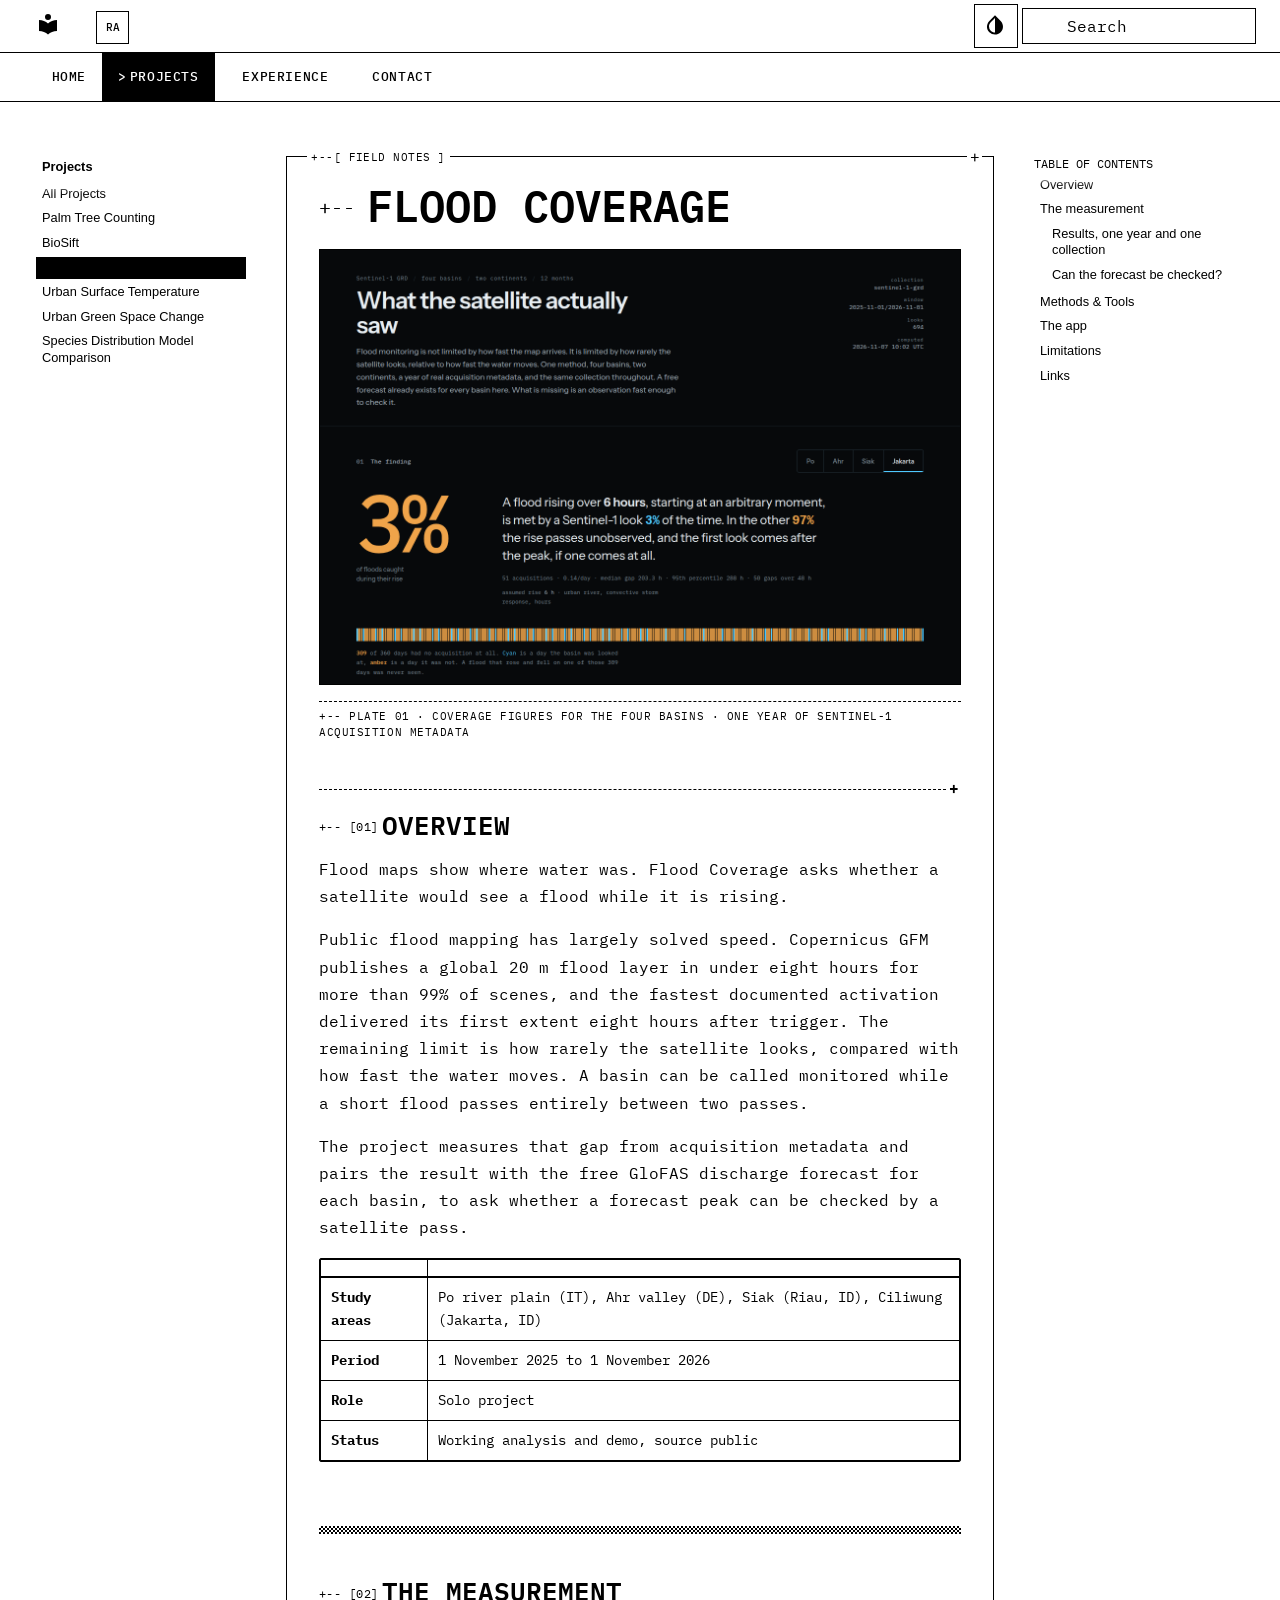
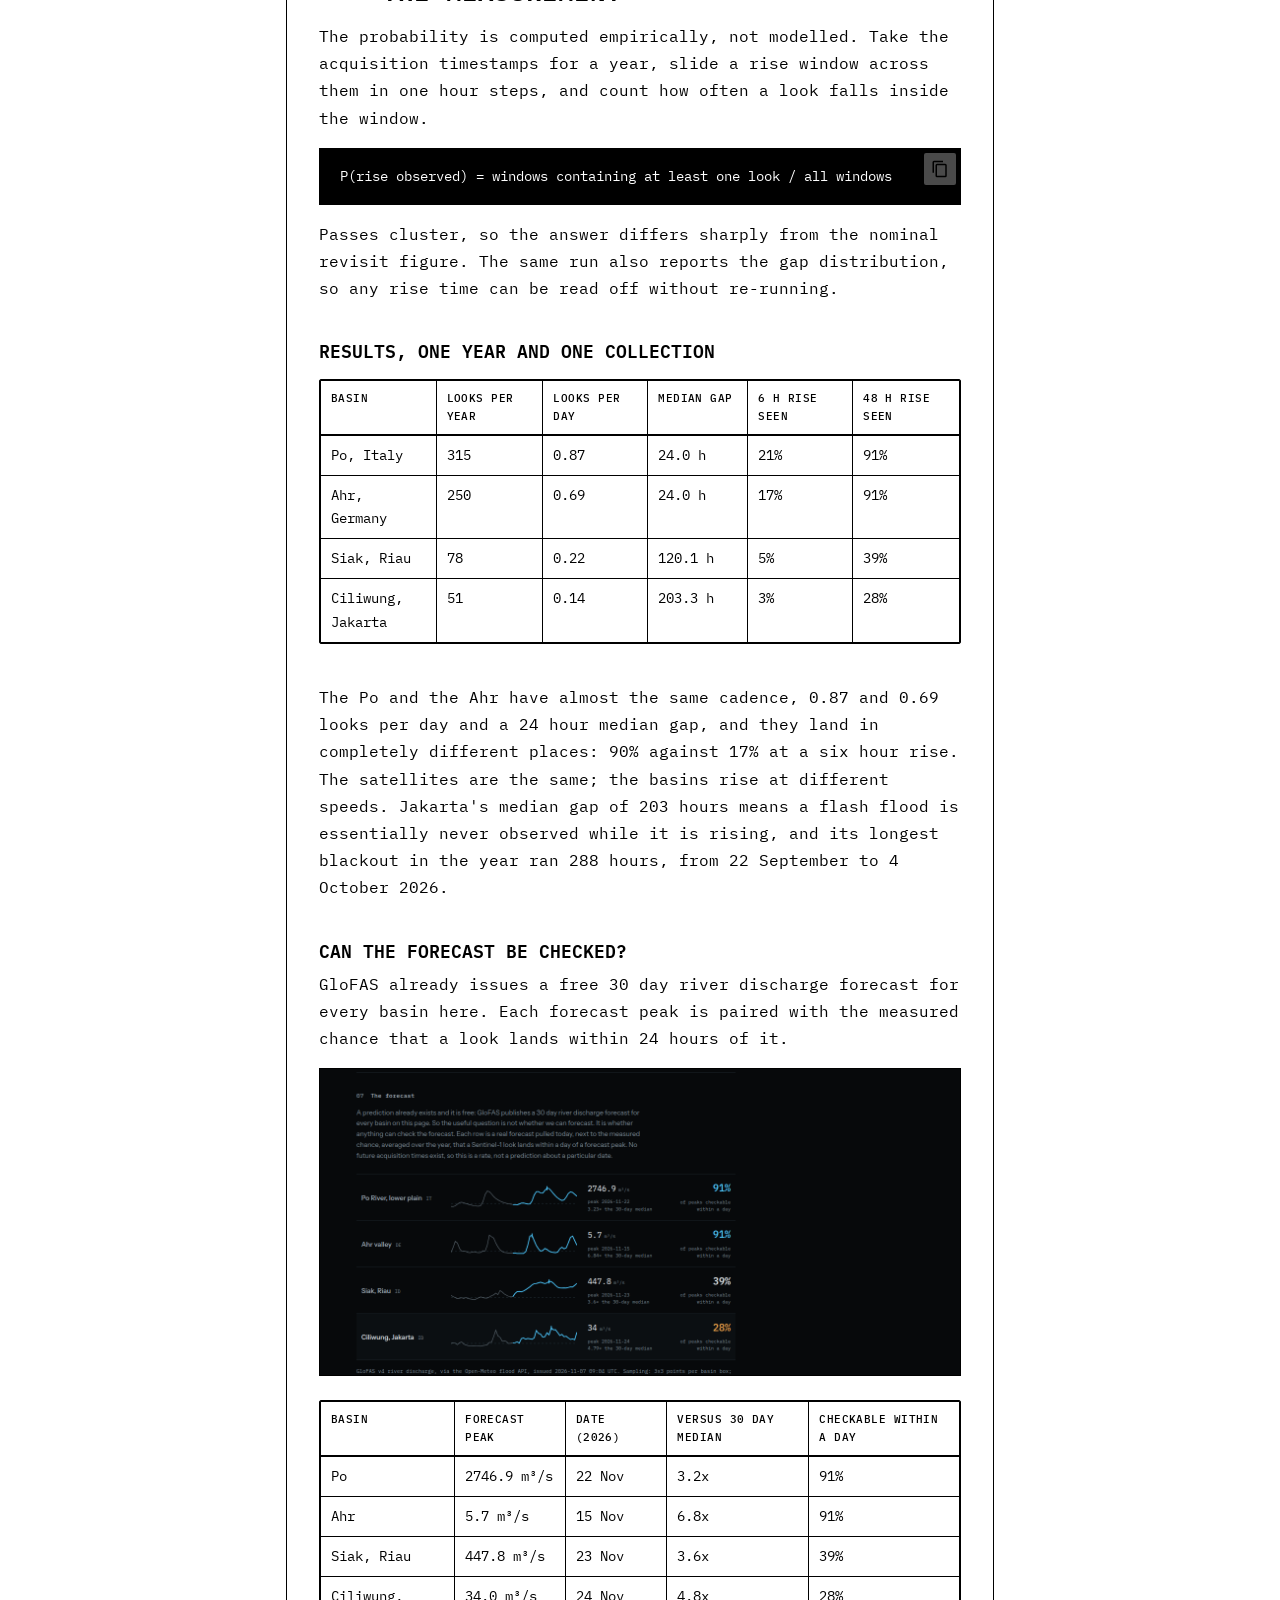
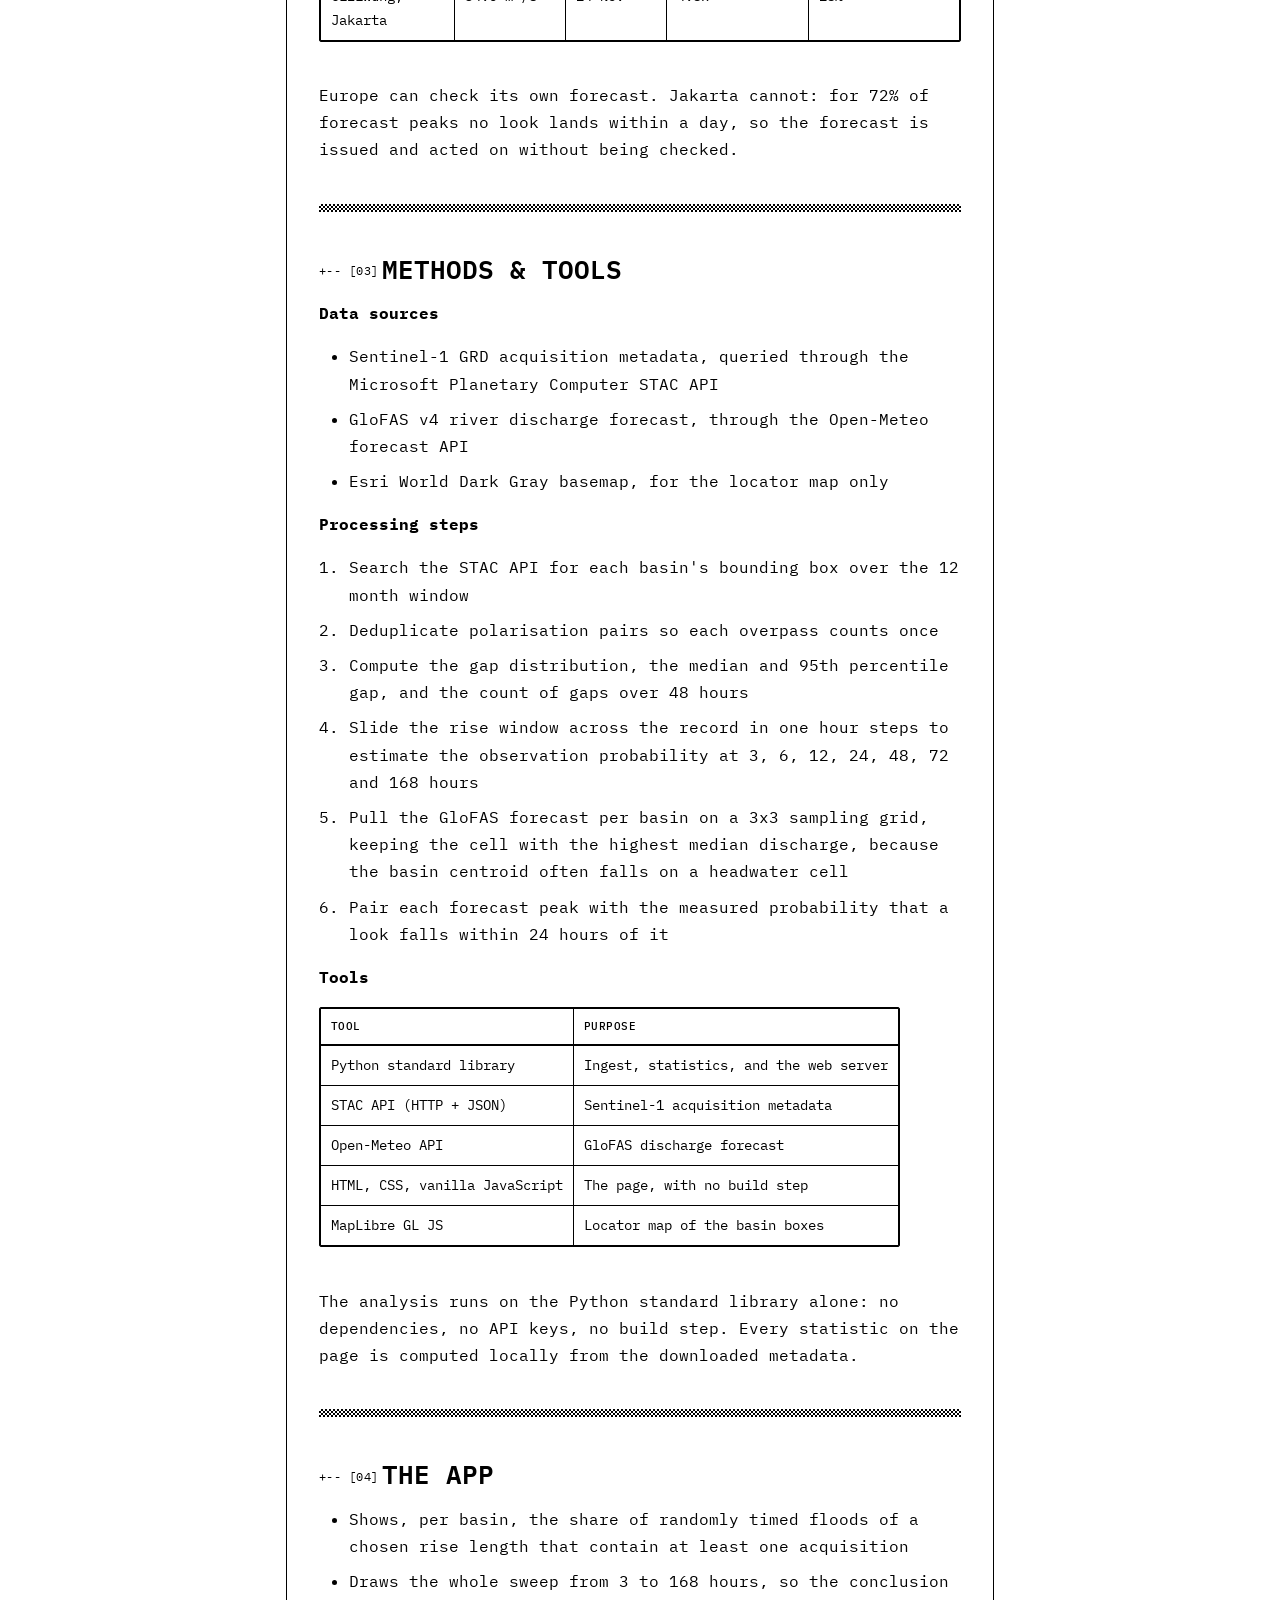
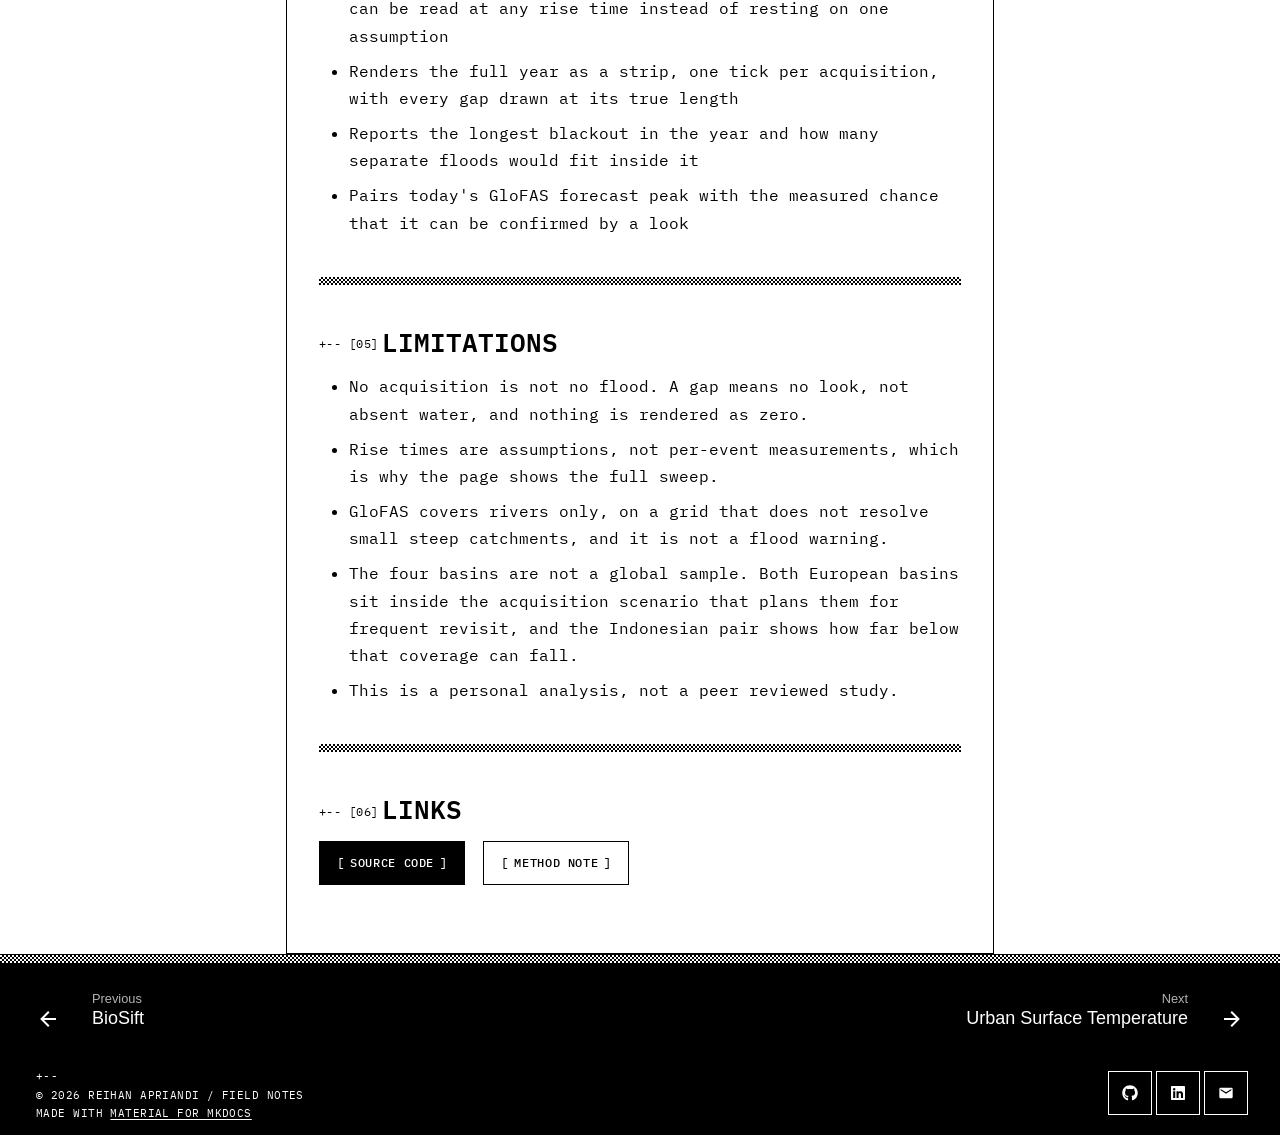
<file: projects/flood-coverage/index.html>
<!doctype html>
<html lang="en" class="no-js">
  <head>
    
      <meta charset="utf-8">
      <meta name="viewport" content="width=device-width,initial-scale=1">
      
        <meta name="description" content="Flood Coverage measures how often a Sentinel-1 pass lands inside a flood's rise, across four river basins in Europe and Indonesia, and whether a GloFAS forecast peak can be checked.">
      
      
        <meta name="author" content="Reihan Apriandi">
      
      
        <link rel="canonical" href="https://hansen-arch.github.io/projects/flood-coverage/">
      
      
        <link rel="prev" href="../biosift/">
      
      
        <link rel="next" href="../urban-heat-island/">
      
      
        
      
      
      <link rel="icon" href="../../assets/images/favicon.png">
      <meta name="generator" content="mkdocs-1.6.1, mkdocs-material-9.7.6">
    
    
      
        <title>Flood Coverage - Reihan Apriandi</title>
      
    
    
      <link rel="stylesheet" href="../../assets/stylesheets/main.484c7ddc.min.css">
      
        
        <link rel="stylesheet" href="../../assets/stylesheets/palette.ab4e12ef.min.css">
      
      


    
    
      
    
    
      
    
    
      <link rel="stylesheet" href="../../assets/css/onebit.css">
    
    <script>__md_scope=new URL("../..",location),__md_hash=e=>[...e].reduce(((e,_)=>(e<<5)-e+_.charCodeAt(0)),0),__md_get=(e,_=localStorage,t=__md_scope)=>JSON.parse(_.getItem(t.pathname+"."+e)),__md_set=(e,_,t=localStorage,a=__md_scope)=>{try{t.setItem(a.pathname+"."+e,JSON.stringify(_))}catch(e){}}</script>
    
      

    
    
<link rel="preconnect" href="https://fonts.googleapis.com">
<link rel="preconnect" href="https://fonts.gstatic.com" crossorigin>
<link rel="stylesheet" href="https://fonts.googleapis.com/css2?family=IBM+Plex+Mono:wght@400;500;600&display=swap">
<script type="application/ld+json">
{
  "@context": "https://schema.org",
  "@type": "Person",
  "name": "Reihan Apriandi",
  "jobTitle": "Forestry and Spatial Data Science",
  "description": "Forestry undergraduate at Universitas Riau working on GIS analysis, remote sensing, and forest field surveys.",
  "url": "https://hansen-arch.github.io/",
  "image": "https://hansen-arch.github.io/assets/images/profile.png",
  "email": "mailto:apriandireihan@gmail.com",
  "alumniOf": {
    "@type": "CollegeOrUniversity",
    "name": "Universitas Riau"
  },
  "address": {
    "@type": "PostalAddress",
    "addressLocality": "Pekanbaru",
    "addressRegion": "Riau",
    "addressCountry": "ID"
  },
  "knowsAbout": [
    "Geographic Information Systems",
    "Remote Sensing",
    "Forestry",
    "Google Earth Engine",
    "QGIS",
    "Forest Monitoring",
    "Above-Ground Biomass",
    "Carbon Stock Assessment",
    "Land Cover Classification"
  ],
  "sameAs": [
    "https://github.com/Hansen-arch",
    "https://www.linkedin.com/in/reihan-apriandi-700845266/"
  ]
}
</script>
<meta name="theme-color" content="#ffffff">

  </head>
  
  
    
    
      
    
    
    
    
    <body dir="ltr" data-md-color-scheme="default" data-md-color-primary="custom" data-md-color-accent="custom">
  
    
    <input class="md-toggle" data-md-toggle="drawer" type="checkbox" id="__drawer" autocomplete="off">
    <input class="md-toggle" data-md-toggle="search" type="checkbox" id="__search" autocomplete="off">
    <label class="md-overlay" for="__drawer"></label>
    <div data-md-component="skip">
      
        
        <a href="#flood-coverage" class="md-skip">
          Skip to content
        </a>
      
    </div>
    <div data-md-component="announce">
      
    </div>
    
    
      

<header class="md-header" data-md-component="header">
  <nav class="md-header__inner md-grid" aria-label="Header">
    <a href="../.." title="Reihan Apriandi" class="md-header__button md-logo" aria-label="Reihan Apriandi" data-md-component="logo">
      
  
  <svg xmlns="http://www.w3.org/2000/svg" viewBox="0 0 24 24"><path d="M12 8a3 3 0 0 0 3-3 3 3 0 0 0-3-3 3 3 0 0 0-3 3 3 3 0 0 0 3 3m0 3.54C9.64 9.35 6.5 8 3 8v11c3.5 0 6.64 1.35 9 3.54 2.36-2.19 5.5-3.54 9-3.54V8c-3.5 0-6.64 1.35-9 3.54"/></svg>

    </a>
    <label class="md-header__button md-icon" for="__drawer">
      
      <svg xmlns="http://www.w3.org/2000/svg" viewBox="0 0 24 24"><path d="M3 6h18v2H3zm0 5h18v2H3zm0 5h18v2H3z"/></svg>
    </label>
    <div class="md-header__title" data-md-component="header-title">
      <div class="md-header__ellipsis">
        <div class="md-header__topic">
          <span class="md-ellipsis">
            Reihan Apriandi
          </span>
        </div>
        <div class="md-header__topic" data-md-component="header-topic">
          <span class="md-ellipsis">
            
              Flood Coverage
            
          </span>
        </div>
      </div>
    </div>
    
      
        <form class="md-header__option" data-md-component="palette">
  
    
    
    
    <input class="md-option" data-md-color-media="" data-md-color-scheme="default" data-md-color-primary="custom" data-md-color-accent="custom"  aria-label="Invert to black"  type="radio" name="__palette" id="__palette_0">
    
      <label class="md-header__button md-icon" title="Invert to black" for="__palette_1" hidden>
        <svg xmlns="http://www.w3.org/2000/svg" viewBox="0 0 24 24"><path d="M12 19.58c-1.6 0-3.11-.62-4.24-1.75A5.95 5.95 0 0 1 6 13.58c0-1.58.62-3.11 1.76-4.24L12 5.1m5.66 2.83L12 2.27 6.34 7.93c-3.12 3.12-3.12 8.19 0 11.31A7.98 7.98 0 0 0 12 21.58c2.05 0 4.1-.78 5.66-2.34 3.12-3.12 3.12-8.19 0-11.31"/></svg>
      </label>
    
  
    
    
    
    <input class="md-option" data-md-color-media="" data-md-color-scheme="slate" data-md-color-primary="custom" data-md-color-accent="custom"  aria-label="Invert to white paper"  type="radio" name="__palette" id="__palette_1">
    
      <label class="md-header__button md-icon" title="Invert to white paper" for="__palette_0" hidden>
        <svg xmlns="http://www.w3.org/2000/svg" viewBox="0 0 24 24"><path d="M12 19.58c-1.6 0-3.11-.62-4.24-1.75A5.95 5.95 0 0 1 6 13.58c0-1.58.62-3.11 1.76-4.24L12 5.1m5.66 2.83L12 2.27 6.34 7.93c-3.12 3.12-3.12 8.19 0 11.31A7.98 7.98 0 0 0 12 21.58c2.05 0 4.1-.78 5.66-2.34 3.12-3.12 3.12-8.19 0-11.31"/></svg>
      </label>
    
  
</form>
      
    
    
      <script>var palette=__md_get("__palette");if(palette&&palette.color){if("(prefers-color-scheme)"===palette.color.media){var media=matchMedia("(prefers-color-scheme: light)"),input=document.querySelector(media.matches?"[data-md-color-media='(prefers-color-scheme: light)']":"[data-md-color-media='(prefers-color-scheme: dark)']");palette.color.media=input.getAttribute("data-md-color-media"),palette.color.scheme=input.getAttribute("data-md-color-scheme"),palette.color.primary=input.getAttribute("data-md-color-primary"),palette.color.accent=input.getAttribute("data-md-color-accent")}for(var[key,value]of Object.entries(palette.color))document.body.setAttribute("data-md-color-"+key,value)}</script>
    
    
    
      
      
        <label class="md-header__button md-icon" for="__search">
          
          <svg xmlns="http://www.w3.org/2000/svg" viewBox="0 0 24 24"><path d="M9.5 3A6.5 6.5 0 0 1 16 9.5c0 1.61-.59 3.09-1.56 4.23l.27.27h.79l5 5-1.5 1.5-5-5v-.79l-.27-.27A6.52 6.52 0 0 1 9.5 16 6.5 6.5 0 0 1 3 9.5 6.5 6.5 0 0 1 9.5 3m0 2C7 5 5 7 5 9.5S7 14 9.5 14 14 12 14 9.5 12 5 9.5 5"/></svg>
        </label>
        <div class="md-search" data-md-component="search" role="dialog">
  <label class="md-search__overlay" for="__search"></label>
  <div class="md-search__inner" role="search">
    <form class="md-search__form" name="search">
      <input type="text" class="md-search__input" name="query" aria-label="Search" placeholder="Search" autocapitalize="off" autocorrect="off" autocomplete="off" spellcheck="false" data-md-component="search-query" required>
      <label class="md-search__icon md-icon" for="__search">
        
        <svg xmlns="http://www.w3.org/2000/svg" viewBox="0 0 24 24"><path d="M9.5 3A6.5 6.5 0 0 1 16 9.5c0 1.61-.59 3.09-1.56 4.23l.27.27h.79l5 5-1.5 1.5-5-5v-.79l-.27-.27A6.52 6.52 0 0 1 9.5 16 6.5 6.5 0 0 1 3 9.5 6.5 6.5 0 0 1 9.5 3m0 2C7 5 5 7 5 9.5S7 14 9.5 14 14 12 14 9.5 12 5 9.5 5"/></svg>
        
        <svg xmlns="http://www.w3.org/2000/svg" viewBox="0 0 24 24"><path d="M20 11v2H8l5.5 5.5-1.42 1.42L4.16 12l7.92-7.92L13.5 5.5 8 11z"/></svg>
      </label>
      <nav class="md-search__options" aria-label="Search">
        
        <button type="reset" class="md-search__icon md-icon" title="Clear" aria-label="Clear" tabindex="-1">
          
          <svg xmlns="http://www.w3.org/2000/svg" viewBox="0 0 24 24"><path d="M19 6.41 17.59 5 12 10.59 6.41 5 5 6.41 10.59 12 5 17.59 6.41 19 12 13.41 17.59 19 19 17.59 13.41 12z"/></svg>
        </button>
      </nav>
      
    </form>
    <div class="md-search__output">
      <div class="md-search__scrollwrap" tabindex="0" data-md-scrollfix>
        <div class="md-search-result" data-md-component="search-result">
          <div class="md-search-result__meta">
            Initializing search
          </div>
          <ol class="md-search-result__list" role="presentation"></ol>
        </div>
      </div>
    </div>
  </div>
</div>
      
    
    
  </nav>
  
</header>
    
    <div class="md-container" data-md-component="container">
      
      
        
          
            
<nav class="md-tabs" aria-label="Tabs" data-md-component="tabs">
  <div class="md-grid">
    <ul class="md-tabs__list">
      
        
  
  
  
  
    <li class="md-tabs__item">
      <a href="../.." class="md-tabs__link">
        
  
  
    
  
  Home

      </a>
    </li>
  

      
        
  
  
  
    
  
  
    
    
      <li class="md-tabs__item md-tabs__item--active">
        <a href="../" class="md-tabs__link">
          
  
  
  Projects

        </a>
      </li>
    
  

      
        
  
  
  
  
    <li class="md-tabs__item">
      <a href="../../experience/" class="md-tabs__link">
        
  
  
    
  
  Experience

      </a>
    </li>
  

      
        
  
  
  
  
    <li class="md-tabs__item">
      <a href="../../contact/" class="md-tabs__link">
        
  
  
    
  
  Contact

      </a>
    </li>
  

      
    </ul>
  </div>
</nav>
          
        
      
      <main class="md-main" data-md-component="main">
        <div class="md-main__inner md-grid">
          
            
              
              <div class="md-sidebar md-sidebar--primary" data-md-component="sidebar" data-md-type="navigation" >
                <div class="md-sidebar__scrollwrap">
                  <div class="md-sidebar__inner">
                    


  


<nav class="md-nav md-nav--primary md-nav--lifted" aria-label="Navigation" data-md-level="0">
  <label class="md-nav__title" for="__drawer">
    <a href="../.." title="Reihan Apriandi" class="md-nav__button md-logo" aria-label="Reihan Apriandi" data-md-component="logo">
      
  
  <svg xmlns="http://www.w3.org/2000/svg" viewBox="0 0 24 24"><path d="M12 8a3 3 0 0 0 3-3 3 3 0 0 0-3-3 3 3 0 0 0-3 3 3 3 0 0 0 3 3m0 3.54C9.64 9.35 6.5 8 3 8v11c3.5 0 6.64 1.35 9 3.54 2.36-2.19 5.5-3.54 9-3.54V8c-3.5 0-6.64 1.35-9 3.54"/></svg>

    </a>
    Reihan Apriandi
  </label>
  
  <ul class="md-nav__list" data-md-scrollfix>
    
      
      
  
  
  
  
    <li class="md-nav__item">
      <a href="../.." class="md-nav__link">
        
  
  
  <span class="md-ellipsis">
    
  
    Home
  

    
  </span>
  
  

      </a>
    </li>
  

    
      
      
  
  
    
  
  
  
    
    
    
    
      
        
        
      
      
    
    
    <li class="md-nav__item md-nav__item--active md-nav__item--section md-nav__item--nested">
      
        
        
        <input class="md-nav__toggle md-toggle " type="checkbox" id="__nav_2" checked>
        
          
          <label class="md-nav__link" for="__nav_2" id="__nav_2_label" tabindex="">
            
  
  
  <span class="md-ellipsis">
    
  
    Projects
  

    
  </span>
  
  

            <span class="md-nav__icon md-icon"></span>
          </label>
        
        <nav class="md-nav" data-md-level="1" aria-labelledby="__nav_2_label" aria-expanded="true">
          <label class="md-nav__title" for="__nav_2">
            <span class="md-nav__icon md-icon"></span>
            
  
    Projects
  

          </label>
          <ul class="md-nav__list" data-md-scrollfix>
            
              
                
  
  
  
  
    <li class="md-nav__item">
      <a href="../" class="md-nav__link">
        
  
  
  <span class="md-ellipsis">
    
  
    All Projects
  

    
  </span>
  
  

      </a>
    </li>
  

              
            
              
                
  
  
  
  
    <li class="md-nav__item">
      <a href="../palm-tree-counting/" class="md-nav__link">
        
  
  
  <span class="md-ellipsis">
    
  
    Palm Tree Counting
  

    
  </span>
  
  

      </a>
    </li>
  

              
            
              
                
  
  
  
  
    <li class="md-nav__item">
      <a href="../biosift/" class="md-nav__link">
        
  
  
  <span class="md-ellipsis">
    
  
    BioSift
  

    
  </span>
  
  

      </a>
    </li>
  

              
            
              
                
  
  
    
  
  
  
    <li class="md-nav__item md-nav__item--active">
      
      <input class="md-nav__toggle md-toggle" type="checkbox" id="__toc">
      
      
        
      
      
        <label class="md-nav__link md-nav__link--active" for="__toc">
          
  
  
  <span class="md-ellipsis">
    
  
    Flood Coverage
  

    
  </span>
  
  

          <span class="md-nav__icon md-icon"></span>
        </label>
      
      <a href="./" class="md-nav__link md-nav__link--active">
        
  
  
  <span class="md-ellipsis">
    
  
    Flood Coverage
  

    
  </span>
  
  

      </a>
      
        

<nav class="md-nav md-nav--secondary" aria-label="Table of contents">
  
  
  
    
  
  
    <label class="md-nav__title" for="__toc">
      <span class="md-nav__icon md-icon"></span>
      Table of contents
    </label>
    <ul class="md-nav__list" data-md-component="toc" data-md-scrollfix>
      
        <li class="md-nav__item">
  <a href="#overview" class="md-nav__link">
    <span class="md-ellipsis">
      
        Overview
      
    </span>
  </a>
  
</li>
      
        <li class="md-nav__item">
  <a href="#the-measurement" class="md-nav__link">
    <span class="md-ellipsis">
      
        The measurement
      
    </span>
  </a>
  
    <nav class="md-nav" aria-label="The measurement">
      <ul class="md-nav__list">
        
          <li class="md-nav__item">
  <a href="#results-one-year-and-one-collection" class="md-nav__link">
    <span class="md-ellipsis">
      
        Results, one year and one collection
      
    </span>
  </a>
  
</li>
        
          <li class="md-nav__item">
  <a href="#can-the-forecast-be-checked" class="md-nav__link">
    <span class="md-ellipsis">
      
        Can the forecast be checked?
      
    </span>
  </a>
  
</li>
        
      </ul>
    </nav>
  
</li>
      
        <li class="md-nav__item">
  <a href="#methods-tools" class="md-nav__link">
    <span class="md-ellipsis">
      
        Methods &amp; Tools
      
    </span>
  </a>
  
</li>
      
        <li class="md-nav__item">
  <a href="#the-app" class="md-nav__link">
    <span class="md-ellipsis">
      
        The app
      
    </span>
  </a>
  
</li>
      
        <li class="md-nav__item">
  <a href="#limitations" class="md-nav__link">
    <span class="md-ellipsis">
      
        Limitations
      
    </span>
  </a>
  
</li>
      
        <li class="md-nav__item">
  <a href="#links" class="md-nav__link">
    <span class="md-ellipsis">
      
        Links
      
    </span>
  </a>
  
</li>
      
    </ul>
  
</nav>
      
    </li>
  

              
            
              
                
  
  
  
  
    <li class="md-nav__item">
      <a href="../urban-heat-island/" class="md-nav__link">
        
  
  
  <span class="md-ellipsis">
    
  
    Urban Surface Temperature
  

    
  </span>
  
  

      </a>
    </li>
  

              
            
              
                
  
  
  
  
    <li class="md-nav__item">
      <a href="../urban-green-space/" class="md-nav__link">
        
  
  
  <span class="md-ellipsis">
    
  
    Urban Green Space Change
  

    
  </span>
  
  

      </a>
    </li>
  

              
            
              
                
  
  
  
  
    <li class="md-nav__item">
      <a href="../species-distribution-models/" class="md-nav__link">
        
  
  
  <span class="md-ellipsis">
    
  
    Species Distribution Model Comparison
  

    
  </span>
  
  

      </a>
    </li>
  

              
            
          </ul>
        </nav>
      
    </li>
  

    
      
      
  
  
  
  
    <li class="md-nav__item">
      <a href="../../experience/" class="md-nav__link">
        
  
  
  <span class="md-ellipsis">
    
  
    Experience
  

    
  </span>
  
  

      </a>
    </li>
  

    
      
      
  
  
  
  
    <li class="md-nav__item">
      <a href="../../contact/" class="md-nav__link">
        
  
  
  <span class="md-ellipsis">
    
  
    Contact
  

    
  </span>
  
  

      </a>
    </li>
  

    
  </ul>
</nav>
                  </div>
                </div>
              </div>
            
            
              
              <div class="md-sidebar md-sidebar--secondary" data-md-component="sidebar" data-md-type="toc" >
                <div class="md-sidebar__scrollwrap">
                  <div class="md-sidebar__inner">
                    

<nav class="md-nav md-nav--secondary" aria-label="Table of contents">
  
  
  
    
  
  
    <label class="md-nav__title" for="__toc">
      <span class="md-nav__icon md-icon"></span>
      Table of contents
    </label>
    <ul class="md-nav__list" data-md-component="toc" data-md-scrollfix>
      
        <li class="md-nav__item">
  <a href="#overview" class="md-nav__link">
    <span class="md-ellipsis">
      
        Overview
      
    </span>
  </a>
  
</li>
      
        <li class="md-nav__item">
  <a href="#the-measurement" class="md-nav__link">
    <span class="md-ellipsis">
      
        The measurement
      
    </span>
  </a>
  
    <nav class="md-nav" aria-label="The measurement">
      <ul class="md-nav__list">
        
          <li class="md-nav__item">
  <a href="#results-one-year-and-one-collection" class="md-nav__link">
    <span class="md-ellipsis">
      
        Results, one year and one collection
      
    </span>
  </a>
  
</li>
        
          <li class="md-nav__item">
  <a href="#can-the-forecast-be-checked" class="md-nav__link">
    <span class="md-ellipsis">
      
        Can the forecast be checked?
      
    </span>
  </a>
  
</li>
        
      </ul>
    </nav>
  
</li>
      
        <li class="md-nav__item">
  <a href="#methods-tools" class="md-nav__link">
    <span class="md-ellipsis">
      
        Methods &amp; Tools
      
    </span>
  </a>
  
</li>
      
        <li class="md-nav__item">
  <a href="#the-app" class="md-nav__link">
    <span class="md-ellipsis">
      
        The app
      
    </span>
  </a>
  
</li>
      
        <li class="md-nav__item">
  <a href="#limitations" class="md-nav__link">
    <span class="md-ellipsis">
      
        Limitations
      
    </span>
  </a>
  
</li>
      
        <li class="md-nav__item">
  <a href="#links" class="md-nav__link">
    <span class="md-ellipsis">
      
        Links
      
    </span>
  </a>
  
</li>
      
    </ul>
  
</nav>
                  </div>
                </div>
              </div>
            
          
          
            <div class="md-content" data-md-component="content">
              
              <article class="md-content__inner md-typeset">
                
                  



<h1 id="flood-coverage">Flood Coverage</h1>
<p><img alt="Flood Coverage overview" class="plate" src="../../assets/images/flood-1.png" /></p>
<p class="plate-caption">Plate 01 · coverage figures for the four basins · one year of Sentinel-1 acquisition metadata</p>

<h2 id="overview">Overview</h2>
<p>Flood maps show where water was. Flood Coverage asks whether a satellite would see a flood
while it is rising.</p>
<p>Public flood mapping has largely solved speed. Copernicus GFM publishes a global 20 m flood
layer in under eight hours for more than 99% of scenes, and the fastest documented activation
delivered its first extent eight hours after trigger. The remaining limit is how rarely the
satellite looks, compared with how fast the water moves. A basin can be called monitored while
a short flood passes entirely between two passes.</p>
<p>The project measures that gap from acquisition metadata and pairs the result with the free
GloFAS discharge forecast for each basin, to ask whether a forecast peak can be checked by a
satellite pass.</p>
<table>
<thead>
<tr>
<th></th>
<th></th>
</tr>
</thead>
<tbody>
<tr>
<td><strong>Study areas</strong></td>
<td>Po river plain (IT), Ahr valley (DE), Siak (Riau, ID), Ciliwung (Jakarta, ID)</td>
</tr>
<tr>
<td><strong>Period</strong></td>
<td>1 November 2025 to 1 November 2026</td>
</tr>
<tr>
<td><strong>Role</strong></td>
<td>Solo project</td>
</tr>
<tr>
<td><strong>Status</strong></td>
<td>Working analysis and demo, source public</td>
</tr>
</tbody>
</table>
<hr />
<h2 id="the-measurement">The measurement</h2>
<p>The probability is computed empirically, not modelled. Take the acquisition timestamps
for a year, slide a rise window across them in one hour steps, and count how often a look falls
inside the window.</p>
<div class="highlight"><pre><span></span><code>P(rise observed) = windows containing at least one look / all windows
</code></pre></div>
<p>Passes cluster, so the answer differs sharply from the nominal revisit figure. The same run also
reports the gap distribution, so any rise time can be read off without re-running.</p>
<h3 id="results-one-year-and-one-collection">Results, one year and one collection</h3>
<table>
<thead>
<tr>
<th>Basin</th>
<th>Looks per year</th>
<th>Looks per day</th>
<th>Median gap</th>
<th>6 h rise seen</th>
<th>48 h rise seen</th>
</tr>
</thead>
<tbody>
<tr>
<td>Po, Italy</td>
<td>315</td>
<td>0.87</td>
<td>24.0 h</td>
<td>21%</td>
<td>91%</td>
</tr>
<tr>
<td>Ahr, Germany</td>
<td>250</td>
<td>0.69</td>
<td>24.0 h</td>
<td>17%</td>
<td>91%</td>
</tr>
<tr>
<td>Siak, Riau</td>
<td>78</td>
<td>0.22</td>
<td>120.1 h</td>
<td>5%</td>
<td>39%</td>
</tr>
<tr>
<td>Ciliwung, Jakarta</td>
<td>51</td>
<td>0.14</td>
<td>203.3 h</td>
<td>3%</td>
<td>28%</td>
</tr>
</tbody>
</table>
<p>The Po and the Ahr have almost the same cadence, 0.87 and 0.69 looks per day and a 24 hour median
gap, and they land in completely different places: 90% against 17% at a six hour rise. The
satellites are the same; the basins rise at different speeds. Jakarta's median gap of 203 hours
means a flash flood is essentially never observed while it is rising, and its longest blackout
in the year ran 288 hours, from 22 September to 4 October 2026.</p>
<h3 id="can-the-forecast-be-checked">Can the forecast be checked?</h3>
<p>GloFAS already issues a free 30 day river discharge forecast for every basin here. Each
forecast peak is paired with the measured chance that a look lands within 24 hours of it.</p>
<p><img alt="Forecast peaks with their confirmation rates" src="../../assets/images/flood-2.png" /></p>
<table>
<thead>
<tr>
<th>Basin</th>
<th>Forecast peak</th>
<th>Date (2026)</th>
<th>Versus 30 day median</th>
<th>Checkable within a day</th>
</tr>
</thead>
<tbody>
<tr>
<td>Po</td>
<td>2746.9 m³/s</td>
<td>22 Nov</td>
<td>3.2x</td>
<td>91%</td>
</tr>
<tr>
<td>Ahr</td>
<td>5.7 m³/s</td>
<td>15 Nov</td>
<td>6.8x</td>
<td>91%</td>
</tr>
<tr>
<td>Siak, Riau</td>
<td>447.8 m³/s</td>
<td>23 Nov</td>
<td>3.6x</td>
<td>39%</td>
</tr>
<tr>
<td>Ciliwung, Jakarta</td>
<td>34.0 m³/s</td>
<td>24 Nov</td>
<td>4.8x</td>
<td>28%</td>
</tr>
</tbody>
</table>
<p>Europe can check its own forecast. Jakarta cannot: for 72% of forecast peaks no look lands within
a day, so the forecast is issued and acted on without being checked.</p>
<hr />
<h2 id="methods-tools">Methods &amp; Tools</h2>
<p><strong>Data sources</strong></p>
<ul>
<li>Sentinel-1 GRD acquisition metadata, queried through the Microsoft Planetary Computer STAC API</li>
<li>GloFAS v4 river discharge forecast, through the Open-Meteo forecast API</li>
<li>Esri World Dark Gray basemap, for the locator map only</li>
</ul>
<p><strong>Processing steps</strong></p>
<ol>
<li>Search the STAC API for each basin's bounding box over the 12 month window</li>
<li>Deduplicate polarisation pairs so each overpass counts once</li>
<li>Compute the gap distribution, the median and 95th percentile gap, and the count of gaps over 48 hours</li>
<li>Slide the rise window across the record in one hour steps to estimate the observation probability at 3, 6, 12, 24, 48, 72 and 168 hours</li>
<li>Pull the GloFAS forecast per basin on a 3x3 sampling grid, keeping the cell with the highest median discharge, because the basin centroid often falls on a headwater cell</li>
<li>Pair each forecast peak with the measured probability that a look falls within 24 hours of it</li>
</ol>
<p><strong>Tools</strong></p>
<table>
<thead>
<tr>
<th>Tool</th>
<th>Purpose</th>
</tr>
</thead>
<tbody>
<tr>
<td>Python standard library</td>
<td>Ingest, statistics, and the web server</td>
</tr>
<tr>
<td>STAC API (HTTP + JSON)</td>
<td>Sentinel-1 acquisition metadata</td>
</tr>
<tr>
<td>Open-Meteo API</td>
<td>GloFAS discharge forecast</td>
</tr>
<tr>
<td>HTML, CSS, vanilla JavaScript</td>
<td>The page, with no build step</td>
</tr>
<tr>
<td>MapLibre GL JS</td>
<td>Locator map of the basin boxes</td>
</tr>
</tbody>
</table>
<p>The analysis runs on the Python standard library alone: no dependencies, no API keys, no build
step. Every statistic on the page is computed locally from the downloaded metadata.</p>
<hr />
<h2 id="the-app">The app</h2>
<ul>
<li>Shows, per basin, the share of randomly timed floods of a chosen rise length that contain at least one acquisition</li>
<li>Draws the whole sweep from 3 to 168 hours, so the conclusion can be read at any rise time instead of resting on one assumption</li>
<li>Renders the full year as a strip, one tick per acquisition, with every gap drawn at its true length</li>
<li>Reports the longest blackout in the year and how many separate floods would fit inside it</li>
<li>Pairs today's GloFAS forecast peak with the measured chance that it can be confirmed by a look</li>
</ul>
<hr />
<h2 id="limitations">Limitations</h2>
<ul>
<li>No acquisition is not no flood. A gap means no look, not absent water, and nothing is rendered as zero.</li>
<li>Rise times are assumptions, not per-event measurements, which is why the page shows the full sweep.</li>
<li>GloFAS covers rivers only, on a grid that does not resolve small steep catchments, and it is not a flood warning.</li>
<li>The four basins are not a global sample. Both European basins sit inside the acquisition scenario that plans them for frequent revisit, and the Indonesian pair shows how far below that coverage can fall.</li>
<li>This is a personal analysis, not a peer reviewed study.</li>
</ul>
<hr />
<h2 id="links">Links</h2>
<p><a class="md-button md-button--primary" href="https://github.com/Hansen-arch/flood-coverage">Source code</a>
<a class="md-button" href="https://github.com/Hansen-arch/flood-coverage/blob/main/docs/03-method.md">Method note</a></p>







  
  






                
              </article>
            </div>
          
          
<script>var target=document.getElementById(location.hash.slice(1));target&&target.name&&(target.checked=target.name.startsWith("__tabbed_"))</script>
        </div>
        
          <button type="button" class="md-top md-icon" data-md-component="top" hidden>
  
  <svg xmlns="http://www.w3.org/2000/svg" viewBox="0 0 24 24"><path d="M13 20h-2V8l-5.5 5.5-1.42-1.42L12 4.16l7.92 7.92-1.42 1.42L13 8z"/></svg>
  Back to top
</button>
        
      </main>
      
        <footer class="md-footer">
  
    
      
      <nav class="md-footer__inner md-grid" aria-label="Footer" >
        
          
          <a href="../biosift/" class="md-footer__link md-footer__link--prev" aria-label="Previous: BioSift">
            <div class="md-footer__button md-icon">
              
              <svg xmlns="http://www.w3.org/2000/svg" viewBox="0 0 24 24"><path d="M20 11v2H8l5.5 5.5-1.42 1.42L4.16 12l7.92-7.92L13.5 5.5 8 11z"/></svg>
            </div>
            <div class="md-footer__title">
              <span class="md-footer__direction">
                Previous
              </span>
              <div class="md-ellipsis">
                BioSift
              </div>
            </div>
          </a>
        
        
          
          <a href="../urban-heat-island/" class="md-footer__link md-footer__link--next" aria-label="Next: Urban Surface Temperature">
            <div class="md-footer__title">
              <span class="md-footer__direction">
                Next
              </span>
              <div class="md-ellipsis">
                Urban Surface Temperature
              </div>
            </div>
            <div class="md-footer__button md-icon">
              
              <svg xmlns="http://www.w3.org/2000/svg" viewBox="0 0 24 24"><path d="M4 11v2h12l-5.5 5.5 1.42 1.42L19.84 12l-7.92-7.92L10.5 5.5 16 11z"/></svg>
            </div>
          </a>
        
      </nav>
    
  
  <div class="md-footer-meta md-typeset">
    <div class="md-footer-meta__inner md-grid">
      <div class="md-copyright">
  
    <div class="md-copyright__highlight">
      © 2026 Reihan Apriandi / Field notes
    </div>
  
  
    Made with
    <a href="https://squidfunk.github.io/mkdocs-material/" target="_blank" rel="noopener">
      Material for MkDocs
    </a>
  
</div>
      
        
<div class="md-social">
  
    
    
    
    
    <a href="https://github.com/Hansen-arch" target="_blank" rel="noopener" title="GitHub" class="md-social__link">
      <svg xmlns="http://www.w3.org/2000/svg" viewBox="0 0 512 512"><!--! Font Awesome Free 7.1.0 by @fontawesome - https://fontawesome.com License - https://fontawesome.com/license/free (Icons: CC BY 4.0, Fonts: SIL OFL 1.1, Code: MIT License) Copyright 2025 Fonticons, Inc.--><path d="M173.9 397.4c0 2-2.3 3.6-5.2 3.6-3.3.3-5.6-1.3-5.6-3.6 0-2 2.3-3.6 5.2-3.6 3-.3 5.6 1.3 5.6 3.6m-31.1-4.5c-.7 2 1.3 4.3 4.3 4.9 2.6 1 5.6 0 6.2-2s-1.3-4.3-4.3-5.2c-2.6-.7-5.5.3-6.2 2.3m44.2-1.7c-2.9.7-4.9 2.6-4.6 4.9.3 2 2.9 3.3 5.9 2.6 2.9-.7 4.9-2.6 4.6-4.6-.3-1.9-3-3.2-5.9-2.9M252.8 8C114.1 8 8 113.3 8 252c0 110.9 69.8 205.8 169.5 239.2 12.8 2.3 17.3-5.6 17.3-12.1 0-6.2-.3-40.4-.3-61.4 0 0-70 15-84.7-29.8 0 0-11.4-29.1-27.8-36.6 0 0-22.9-15.7 1.6-15.4 0 0 24.9 2 38.6 25.8 21.9 38.6 58.6 27.5 72.9 20.9 2.3-16 8.8-27.1 16-33.7-55.9-6.2-112.3-14.3-112.3-110.5 0-27.5 7.6-41.3 23.6-58.9-2.6-6.5-11.1-33.3 2.6-67.9 20.9-6.5 69 27 69 27 20-5.6 41.5-8.5 62.8-8.5s42.8 2.9 62.8 8.5c0 0 48.1-33.6 69-27 13.7 34.7 5.2 61.4 2.6 67.9 16 17.7 25.8 31.5 25.8 58.9 0 96.5-58.9 104.2-114.8 110.5 9.2 7.9 17 22.9 17 46.4 0 33.7-.3 75.4-.3 83.6 0 6.5 4.6 14.4 17.3 12.1C436.2 457.8 504 362.9 504 252 504 113.3 391.5 8 252.8 8M105.2 352.9c-1.3 1-1 3.3.7 5.2 1.6 1.6 3.9 2.3 5.2 1 1.3-1 1-3.3-.7-5.2-1.6-1.6-3.9-2.3-5.2-1m-10.8-8.1c-.7 1.3.3 2.9 2.3 3.9 1.6 1 3.6.7 4.3-.7.7-1.3-.3-2.9-2.3-3.9-2-.6-3.6-.3-4.3.7m32.4 35.6c-1.6 1.3-1 4.3 1.3 6.2 2.3 2.3 5.2 2.6 6.5 1 1.3-1.3.7-4.3-1.3-6.2-2.2-2.3-5.2-2.6-6.5-1m-11.4-14.7c-1.6 1-1.6 3.6 0 5.9s4.3 3.3 5.6 2.3c1.6-1.3 1.6-3.9 0-6.2-1.4-2.3-4-3.3-5.6-2"/></svg>
    </a>
  
    
    
    
    
    <a href="https://www.linkedin.com/in/reihan-apriandi-700845266/" target="_blank" rel="noopener" title="LinkedIn" class="md-social__link">
      <svg xmlns="http://www.w3.org/2000/svg" viewBox="0 0 448 512"><!--! Font Awesome Free 7.1.0 by @fontawesome - https://fontawesome.com License - https://fontawesome.com/license/free (Icons: CC BY 4.0, Fonts: SIL OFL 1.1, Code: MIT License) Copyright 2025 Fonticons, Inc.--><path d="M416 32H31.9C14.3 32 0 46.5 0 64.3v383.4C0 465.5 14.3 480 31.9 480H416c17.6 0 32-14.5 32-32.3V64.3c0-17.8-14.4-32.3-32-32.3M135.4 416H69V202.2h66.5V416zM102.2 96a38.5 38.5 0 1 1 0 77 38.5 38.5 0 1 1 0-77m282.1 320h-66.4V312c0-24.8-.5-56.7-34.5-56.7-34.6 0-39.9 27-39.9 54.9V416h-66.4V202.2h63.7v29.2h.9c8.9-16.8 30.6-34.5 62.9-34.5 67.2 0 79.7 44.3 79.7 101.9z"/></svg>
    </a>
  
    
    
    
    
    <a href="mailto:apriandireihan@gmail.com" target="_blank" rel="noopener" title="Email" class="md-social__link">
      <svg xmlns="http://www.w3.org/2000/svg" viewBox="0 0 24 24"><path d="m20 8-8 5-8-5V6l8 5 8-5m0-2H4c-1.11 0-2 .89-2 2v12a2 2 0 0 0 2 2h16a2 2 0 0 0 2-2V6a2 2 0 0 0-2-2"/></svg>
    </a>
  
</div>
      
    </div>
  </div>
</footer>
      
    </div>
    <div class="md-dialog" data-md-component="dialog">
      <div class="md-dialog__inner md-typeset"></div>
    </div>
    
    
    
      
      
      <script id="__config" type="application/json">{"annotate": null, "base": "../..", "features": ["navigation.tabs", "navigation.top", "navigation.instant", "navigation.footer", "content.code.copy"], "search": "../../assets/javascripts/workers/search.2c215733.min.js", "tags": null, "translations": {"clipboard.copied": "Copied to clipboard", "clipboard.copy": "Copy to clipboard", "search.result.more.one": "1 more on this page", "search.result.more.other": "# more on this page", "search.result.none": "No matching documents", "search.result.one": "1 matching document", "search.result.other": "# matching documents", "search.result.placeholder": "Type to start searching", "search.result.term.missing": "Missing", "select.version": "Select version"}, "version": null}</script>
    
    

      <script src="../../assets/javascripts/bundle.79ae519e.min.js"></script>
      
    
<svg xmlns="http://www.w3.org/2000/svg" aria-hidden="true" focusable="false" style="position:absolute;width:0;height:0;overflow:hidden">
  <defs>
    <filter id="ink-duotone" color-interpolation-filters="sRGB">
      <feComponentTransfer>
        <feFuncR type="table" tableValues="0 1"/>
        <feFuncG type="table" tableValues="0 1"/>
        <feFuncB type="table" tableValues="0 1"/>
      </feComponentTransfer>
    </filter>
    <filter id="ink-duotone-dark" color-interpolation-filters="sRGB">
      <feComponentTransfer>
        <feFuncR type="table" tableValues="1 0"/>
        <feFuncG type="table" tableValues="1 0"/>
        <feFuncB type="table" tableValues="1 0"/>
      </feComponentTransfer>
    </filter>
  </defs>
</svg>

  </body>
</html>
</file>
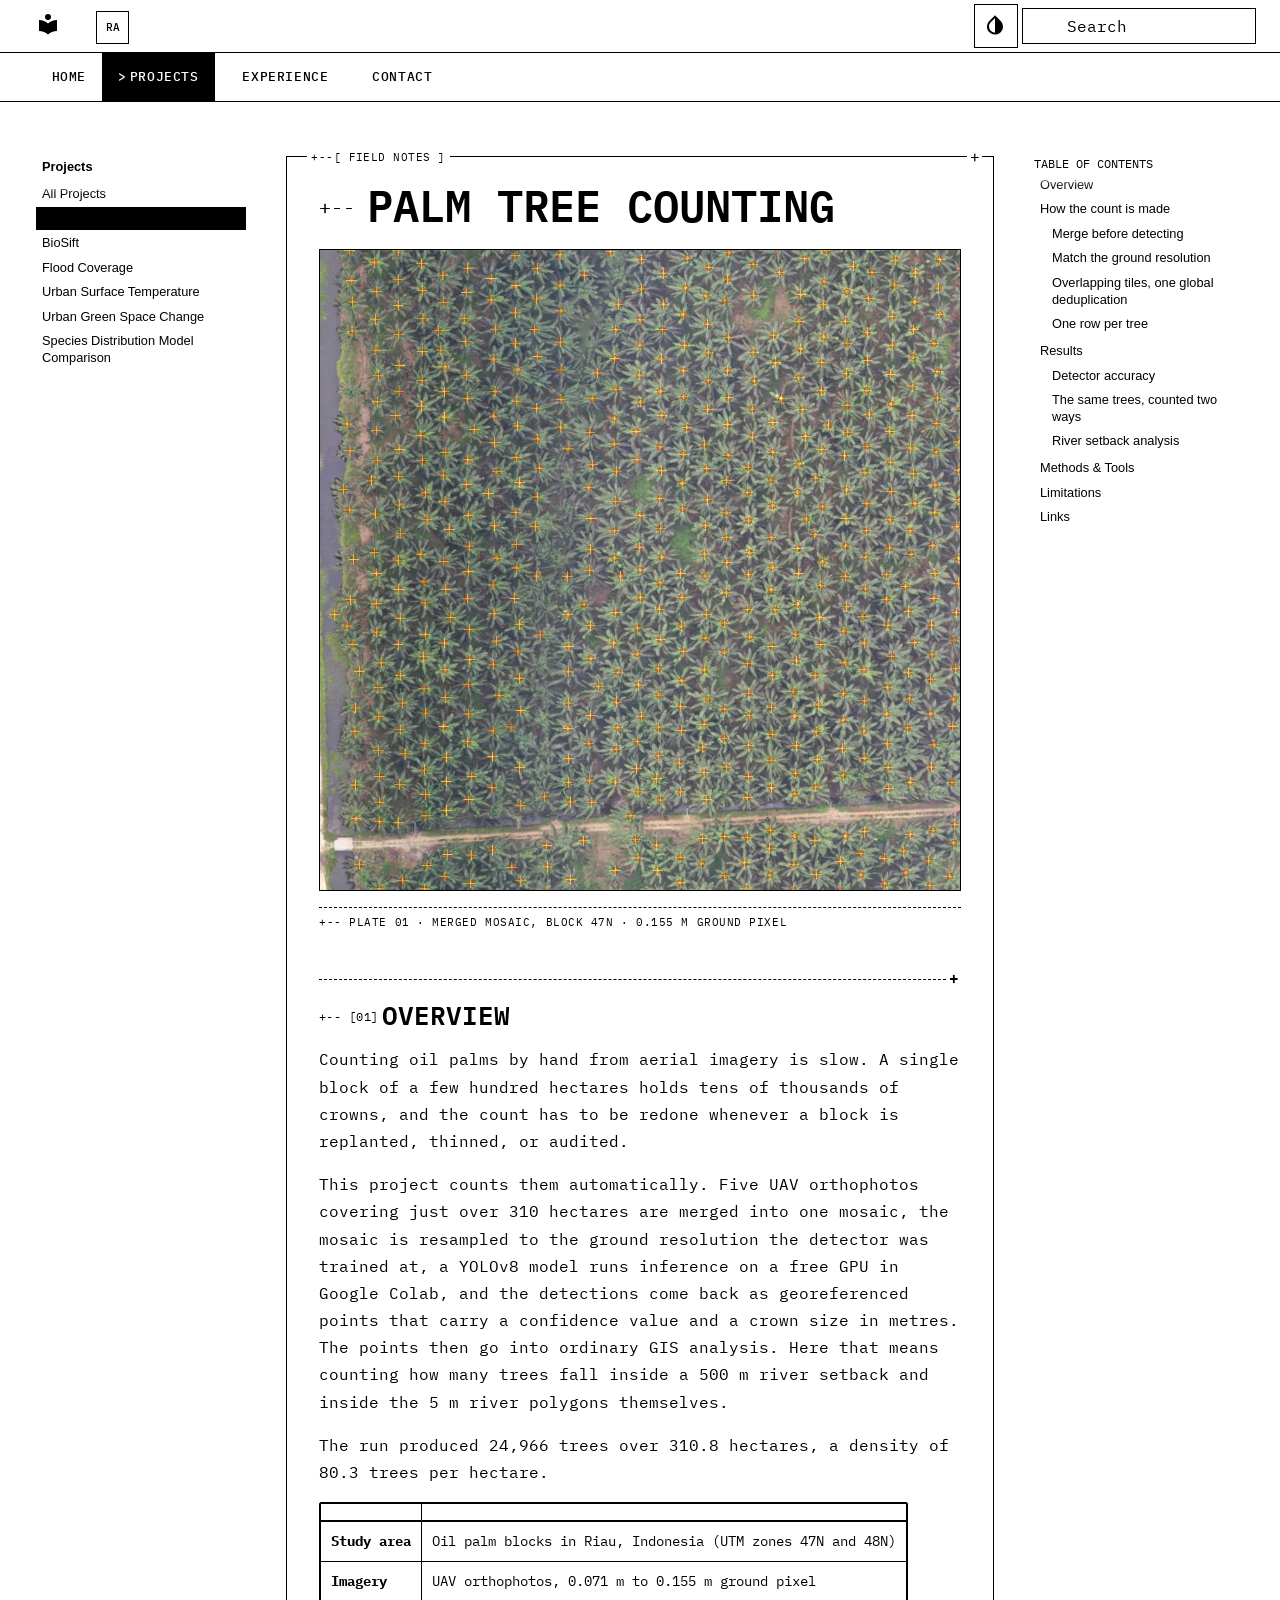
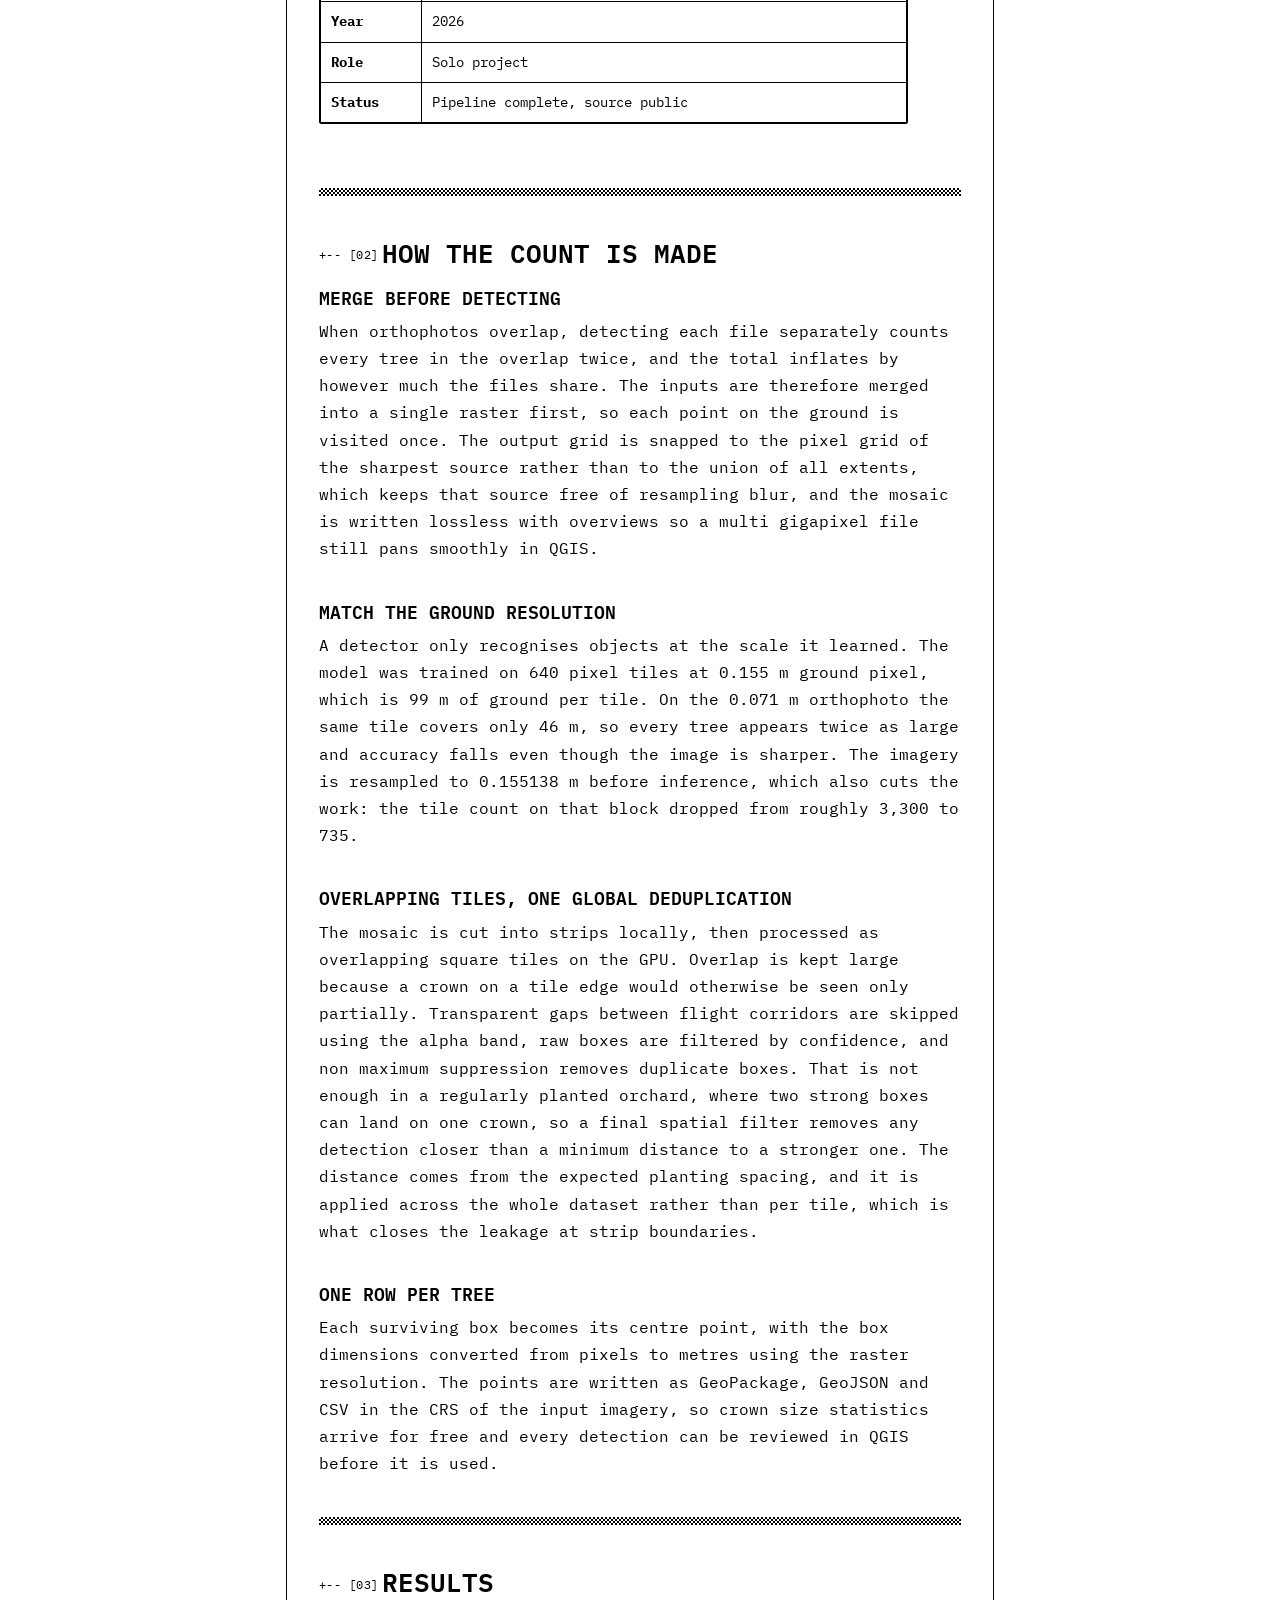
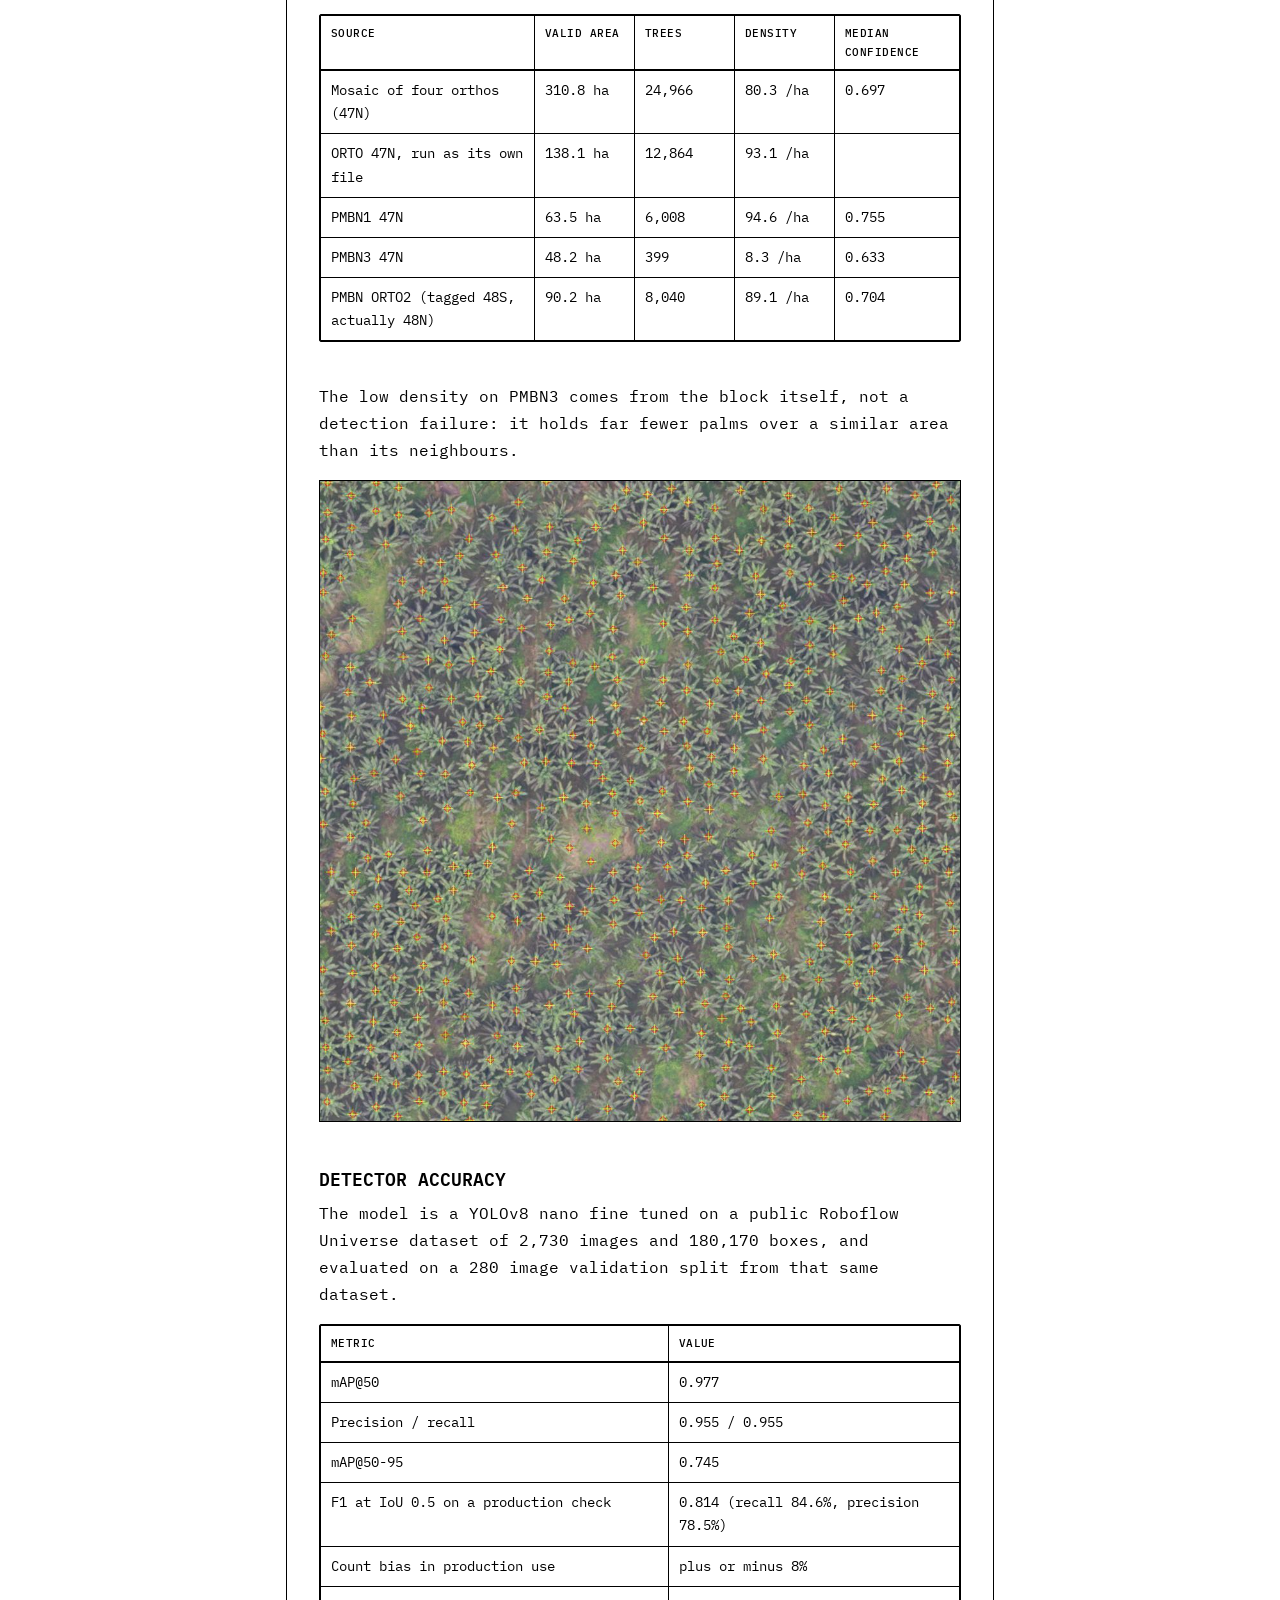
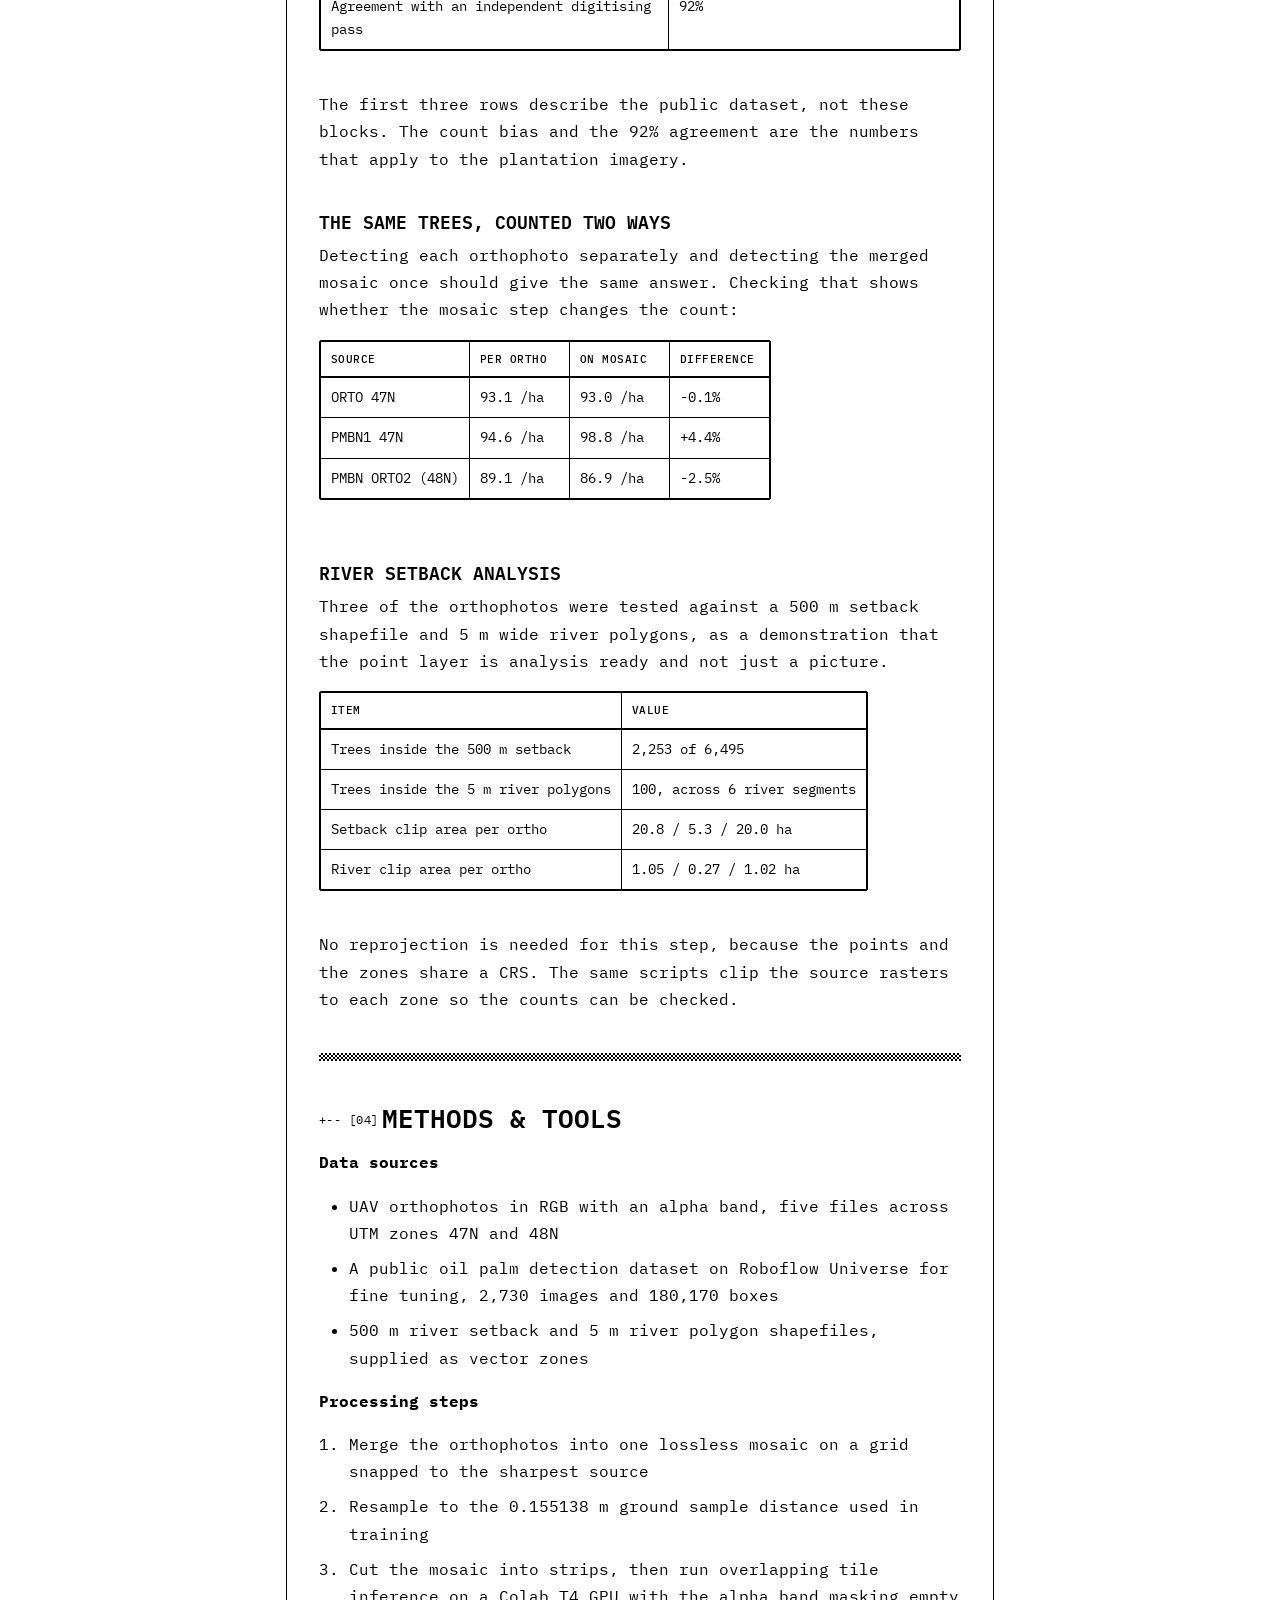
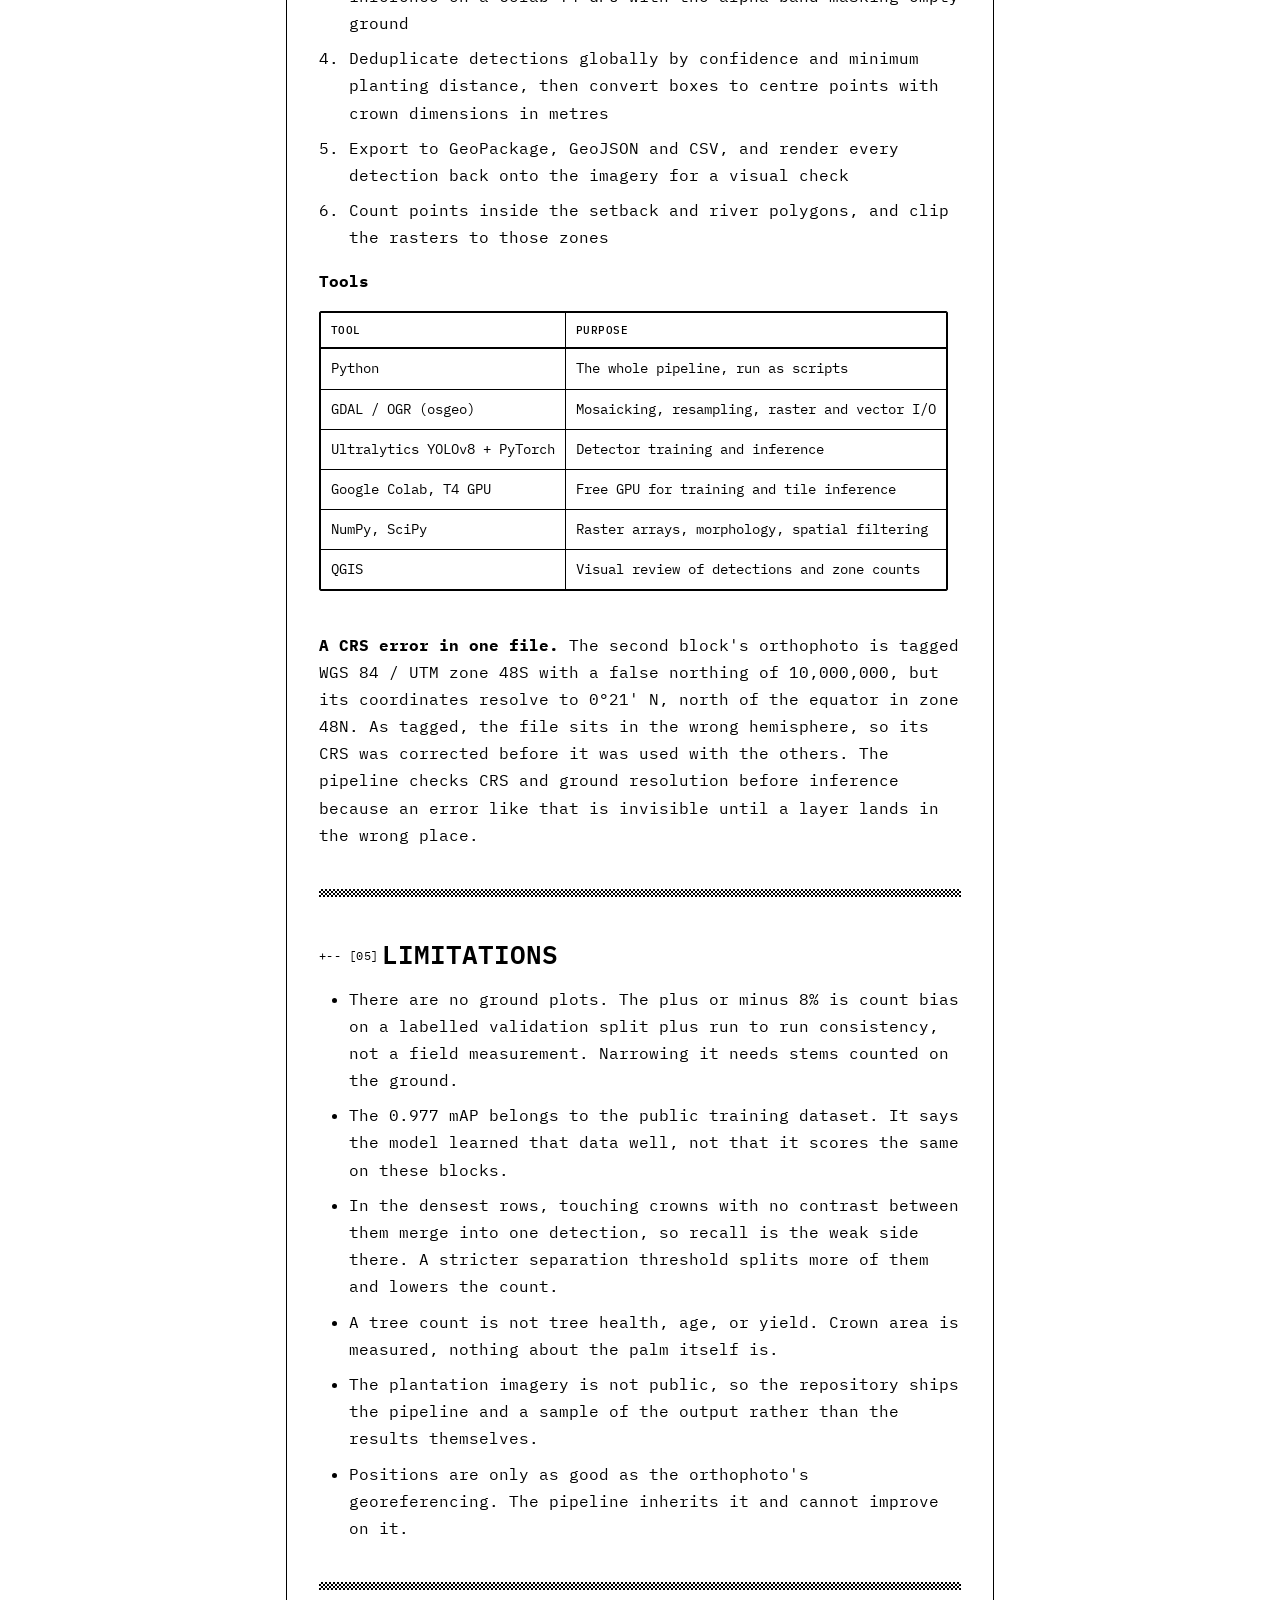
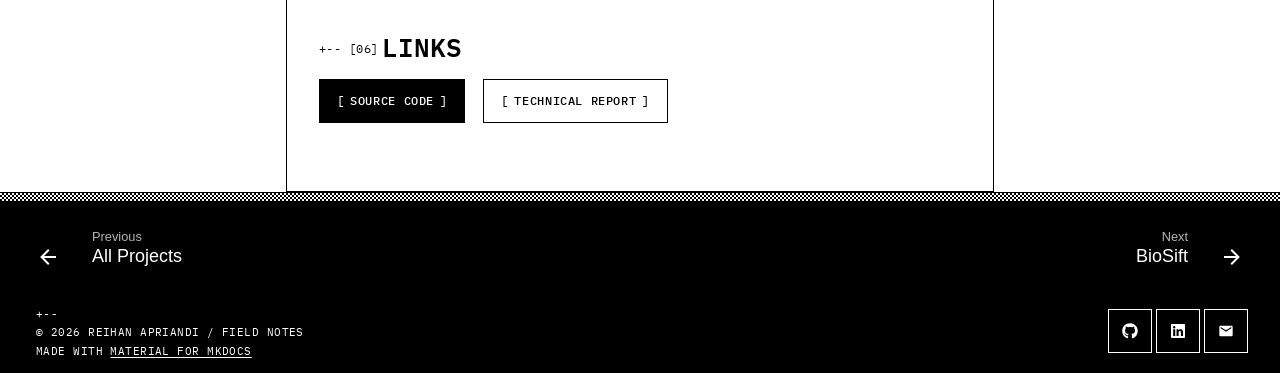
<file: projects/palm-tree-counting/index.html>
<!doctype html>
<html lang="en" class="no-js">
  <head>
    
      <meta charset="utf-8">
      <meta name="viewport" content="width=device-width,initial-scale=1">
      
        <meta name="description" content="Counting oil palm trees from UAV orthophotos with a YOLOv8 detector on Google Colab, returned as georeferenced points and analysed against river setbacks. 24,966 trees over 310 hectares.">
      
      
        <meta name="author" content="Reihan Apriandi">
      
      
        <link rel="canonical" href="https://hansen-arch.github.io/projects/palm-tree-counting/">
      
      
        <link rel="prev" href="../">
      
      
        <link rel="next" href="../biosift/">
      
      
        
      
      
      <link rel="icon" href="../../assets/images/favicon.png">
      <meta name="generator" content="mkdocs-1.6.1, mkdocs-material-9.7.6">
    
    
      
        <title>Palm Tree Counting - Reihan Apriandi</title>
      
    
    
      <link rel="stylesheet" href="../../assets/stylesheets/main.484c7ddc.min.css">
      
        
        <link rel="stylesheet" href="../../assets/stylesheets/palette.ab4e12ef.min.css">
      
      


    
    
      
    
    
      
    
    
      <link rel="stylesheet" href="../../assets/css/onebit.css">
    
    <script>__md_scope=new URL("../..",location),__md_hash=e=>[...e].reduce(((e,_)=>(e<<5)-e+_.charCodeAt(0)),0),__md_get=(e,_=localStorage,t=__md_scope)=>JSON.parse(_.getItem(t.pathname+"."+e)),__md_set=(e,_,t=localStorage,a=__md_scope)=>{try{t.setItem(a.pathname+"."+e,JSON.stringify(_))}catch(e){}}</script>
    
      

    
    
<link rel="preconnect" href="https://fonts.googleapis.com">
<link rel="preconnect" href="https://fonts.gstatic.com" crossorigin>
<link rel="stylesheet" href="https://fonts.googleapis.com/css2?family=IBM+Plex+Mono:wght@400;500;600&display=swap">
<script type="application/ld+json">
{
  "@context": "https://schema.org",
  "@type": "Person",
  "name": "Reihan Apriandi",
  "jobTitle": "Forestry and Spatial Data Science",
  "description": "Forestry undergraduate at Universitas Riau working on GIS analysis, remote sensing, and forest field surveys.",
  "url": "https://hansen-arch.github.io/",
  "image": "https://hansen-arch.github.io/assets/images/profile.png",
  "email": "mailto:apriandireihan@gmail.com",
  "alumniOf": {
    "@type": "CollegeOrUniversity",
    "name": "Universitas Riau"
  },
  "address": {
    "@type": "PostalAddress",
    "addressLocality": "Pekanbaru",
    "addressRegion": "Riau",
    "addressCountry": "ID"
  },
  "knowsAbout": [
    "Geographic Information Systems",
    "Remote Sensing",
    "Forestry",
    "Google Earth Engine",
    "QGIS",
    "Forest Monitoring",
    "Above-Ground Biomass",
    "Carbon Stock Assessment",
    "Land Cover Classification"
  ],
  "sameAs": [
    "https://github.com/Hansen-arch",
    "https://www.linkedin.com/in/reihan-apriandi-700845266/"
  ]
}
</script>
<meta name="theme-color" content="#ffffff">

  </head>
  
  
    
    
      
    
    
    
    
    <body dir="ltr" data-md-color-scheme="default" data-md-color-primary="custom" data-md-color-accent="custom">
  
    
    <input class="md-toggle" data-md-toggle="drawer" type="checkbox" id="__drawer" autocomplete="off">
    <input class="md-toggle" data-md-toggle="search" type="checkbox" id="__search" autocomplete="off">
    <label class="md-overlay" for="__drawer"></label>
    <div data-md-component="skip">
      
        
        <a href="#palm-tree-counting" class="md-skip">
          Skip to content
        </a>
      
    </div>
    <div data-md-component="announce">
      
    </div>
    
    
      

<header class="md-header" data-md-component="header">
  <nav class="md-header__inner md-grid" aria-label="Header">
    <a href="../.." title="Reihan Apriandi" class="md-header__button md-logo" aria-label="Reihan Apriandi" data-md-component="logo">
      
  
  <svg xmlns="http://www.w3.org/2000/svg" viewBox="0 0 24 24"><path d="M12 8a3 3 0 0 0 3-3 3 3 0 0 0-3-3 3 3 0 0 0-3 3 3 3 0 0 0 3 3m0 3.54C9.64 9.35 6.5 8 3 8v11c3.5 0 6.64 1.35 9 3.54 2.36-2.19 5.5-3.54 9-3.54V8c-3.5 0-6.64 1.35-9 3.54"/></svg>

    </a>
    <label class="md-header__button md-icon" for="__drawer">
      
      <svg xmlns="http://www.w3.org/2000/svg" viewBox="0 0 24 24"><path d="M3 6h18v2H3zm0 5h18v2H3zm0 5h18v2H3z"/></svg>
    </label>
    <div class="md-header__title" data-md-component="header-title">
      <div class="md-header__ellipsis">
        <div class="md-header__topic">
          <span class="md-ellipsis">
            Reihan Apriandi
          </span>
        </div>
        <div class="md-header__topic" data-md-component="header-topic">
          <span class="md-ellipsis">
            
              Palm Tree Counting
            
          </span>
        </div>
      </div>
    </div>
    
      
        <form class="md-header__option" data-md-component="palette">
  
    
    
    
    <input class="md-option" data-md-color-media="" data-md-color-scheme="default" data-md-color-primary="custom" data-md-color-accent="custom"  aria-label="Invert to black"  type="radio" name="__palette" id="__palette_0">
    
      <label class="md-header__button md-icon" title="Invert to black" for="__palette_1" hidden>
        <svg xmlns="http://www.w3.org/2000/svg" viewBox="0 0 24 24"><path d="M12 19.58c-1.6 0-3.11-.62-4.24-1.75A5.95 5.95 0 0 1 6 13.58c0-1.58.62-3.11 1.76-4.24L12 5.1m5.66 2.83L12 2.27 6.34 7.93c-3.12 3.12-3.12 8.19 0 11.31A7.98 7.98 0 0 0 12 21.58c2.05 0 4.1-.78 5.66-2.34 3.12-3.12 3.12-8.19 0-11.31"/></svg>
      </label>
    
  
    
    
    
    <input class="md-option" data-md-color-media="" data-md-color-scheme="slate" data-md-color-primary="custom" data-md-color-accent="custom"  aria-label="Invert to white paper"  type="radio" name="__palette" id="__palette_1">
    
      <label class="md-header__button md-icon" title="Invert to white paper" for="__palette_0" hidden>
        <svg xmlns="http://www.w3.org/2000/svg" viewBox="0 0 24 24"><path d="M12 19.58c-1.6 0-3.11-.62-4.24-1.75A5.95 5.95 0 0 1 6 13.58c0-1.58.62-3.11 1.76-4.24L12 5.1m5.66 2.83L12 2.27 6.34 7.93c-3.12 3.12-3.12 8.19 0 11.31A7.98 7.98 0 0 0 12 21.58c2.05 0 4.1-.78 5.66-2.34 3.12-3.12 3.12-8.19 0-11.31"/></svg>
      </label>
    
  
</form>
      
    
    
      <script>var palette=__md_get("__palette");if(palette&&palette.color){if("(prefers-color-scheme)"===palette.color.media){var media=matchMedia("(prefers-color-scheme: light)"),input=document.querySelector(media.matches?"[data-md-color-media='(prefers-color-scheme: light)']":"[data-md-color-media='(prefers-color-scheme: dark)']");palette.color.media=input.getAttribute("data-md-color-media"),palette.color.scheme=input.getAttribute("data-md-color-scheme"),palette.color.primary=input.getAttribute("data-md-color-primary"),palette.color.accent=input.getAttribute("data-md-color-accent")}for(var[key,value]of Object.entries(palette.color))document.body.setAttribute("data-md-color-"+key,value)}</script>
    
    
    
      
      
        <label class="md-header__button md-icon" for="__search">
          
          <svg xmlns="http://www.w3.org/2000/svg" viewBox="0 0 24 24"><path d="M9.5 3A6.5 6.5 0 0 1 16 9.5c0 1.61-.59 3.09-1.56 4.23l.27.27h.79l5 5-1.5 1.5-5-5v-.79l-.27-.27A6.52 6.52 0 0 1 9.5 16 6.5 6.5 0 0 1 3 9.5 6.5 6.5 0 0 1 9.5 3m0 2C7 5 5 7 5 9.5S7 14 9.5 14 14 12 14 9.5 12 5 9.5 5"/></svg>
        </label>
        <div class="md-search" data-md-component="search" role="dialog">
  <label class="md-search__overlay" for="__search"></label>
  <div class="md-search__inner" role="search">
    <form class="md-search__form" name="search">
      <input type="text" class="md-search__input" name="query" aria-label="Search" placeholder="Search" autocapitalize="off" autocorrect="off" autocomplete="off" spellcheck="false" data-md-component="search-query" required>
      <label class="md-search__icon md-icon" for="__search">
        
        <svg xmlns="http://www.w3.org/2000/svg" viewBox="0 0 24 24"><path d="M9.5 3A6.5 6.5 0 0 1 16 9.5c0 1.61-.59 3.09-1.56 4.23l.27.27h.79l5 5-1.5 1.5-5-5v-.79l-.27-.27A6.52 6.52 0 0 1 9.5 16 6.5 6.5 0 0 1 3 9.5 6.5 6.5 0 0 1 9.5 3m0 2C7 5 5 7 5 9.5S7 14 9.5 14 14 12 14 9.5 12 5 9.5 5"/></svg>
        
        <svg xmlns="http://www.w3.org/2000/svg" viewBox="0 0 24 24"><path d="M20 11v2H8l5.5 5.5-1.42 1.42L4.16 12l7.92-7.92L13.5 5.5 8 11z"/></svg>
      </label>
      <nav class="md-search__options" aria-label="Search">
        
        <button type="reset" class="md-search__icon md-icon" title="Clear" aria-label="Clear" tabindex="-1">
          
          <svg xmlns="http://www.w3.org/2000/svg" viewBox="0 0 24 24"><path d="M19 6.41 17.59 5 12 10.59 6.41 5 5 6.41 10.59 12 5 17.59 6.41 19 12 13.41 17.59 19 19 17.59 13.41 12z"/></svg>
        </button>
      </nav>
      
    </form>
    <div class="md-search__output">
      <div class="md-search__scrollwrap" tabindex="0" data-md-scrollfix>
        <div class="md-search-result" data-md-component="search-result">
          <div class="md-search-result__meta">
            Initializing search
          </div>
          <ol class="md-search-result__list" role="presentation"></ol>
        </div>
      </div>
    </div>
  </div>
</div>
      
    
    
  </nav>
  
</header>
    
    <div class="md-container" data-md-component="container">
      
      
        
          
            
<nav class="md-tabs" aria-label="Tabs" data-md-component="tabs">
  <div class="md-grid">
    <ul class="md-tabs__list">
      
        
  
  
  
  
    <li class="md-tabs__item">
      <a href="../.." class="md-tabs__link">
        
  
  
    
  
  Home

      </a>
    </li>
  

      
        
  
  
  
    
  
  
    
    
      <li class="md-tabs__item md-tabs__item--active">
        <a href="../" class="md-tabs__link">
          
  
  
  Projects

        </a>
      </li>
    
  

      
        
  
  
  
  
    <li class="md-tabs__item">
      <a href="../../experience/" class="md-tabs__link">
        
  
  
    
  
  Experience

      </a>
    </li>
  

      
        
  
  
  
  
    <li class="md-tabs__item">
      <a href="../../contact/" class="md-tabs__link">
        
  
  
    
  
  Contact

      </a>
    </li>
  

      
    </ul>
  </div>
</nav>
          
        
      
      <main class="md-main" data-md-component="main">
        <div class="md-main__inner md-grid">
          
            
              
              <div class="md-sidebar md-sidebar--primary" data-md-component="sidebar" data-md-type="navigation" >
                <div class="md-sidebar__scrollwrap">
                  <div class="md-sidebar__inner">
                    


  


<nav class="md-nav md-nav--primary md-nav--lifted" aria-label="Navigation" data-md-level="0">
  <label class="md-nav__title" for="__drawer">
    <a href="../.." title="Reihan Apriandi" class="md-nav__button md-logo" aria-label="Reihan Apriandi" data-md-component="logo">
      
  
  <svg xmlns="http://www.w3.org/2000/svg" viewBox="0 0 24 24"><path d="M12 8a3 3 0 0 0 3-3 3 3 0 0 0-3-3 3 3 0 0 0-3 3 3 3 0 0 0 3 3m0 3.54C9.64 9.35 6.5 8 3 8v11c3.5 0 6.64 1.35 9 3.54 2.36-2.19 5.5-3.54 9-3.54V8c-3.5 0-6.64 1.35-9 3.54"/></svg>

    </a>
    Reihan Apriandi
  </label>
  
  <ul class="md-nav__list" data-md-scrollfix>
    
      
      
  
  
  
  
    <li class="md-nav__item">
      <a href="../.." class="md-nav__link">
        
  
  
  <span class="md-ellipsis">
    
  
    Home
  

    
  </span>
  
  

      </a>
    </li>
  

    
      
      
  
  
    
  
  
  
    
    
    
    
      
        
        
      
      
    
    
    <li class="md-nav__item md-nav__item--active md-nav__item--section md-nav__item--nested">
      
        
        
        <input class="md-nav__toggle md-toggle " type="checkbox" id="__nav_2" checked>
        
          
          <label class="md-nav__link" for="__nav_2" id="__nav_2_label" tabindex="">
            
  
  
  <span class="md-ellipsis">
    
  
    Projects
  

    
  </span>
  
  

            <span class="md-nav__icon md-icon"></span>
          </label>
        
        <nav class="md-nav" data-md-level="1" aria-labelledby="__nav_2_label" aria-expanded="true">
          <label class="md-nav__title" for="__nav_2">
            <span class="md-nav__icon md-icon"></span>
            
  
    Projects
  

          </label>
          <ul class="md-nav__list" data-md-scrollfix>
            
              
                
  
  
  
  
    <li class="md-nav__item">
      <a href="../" class="md-nav__link">
        
  
  
  <span class="md-ellipsis">
    
  
    All Projects
  

    
  </span>
  
  

      </a>
    </li>
  

              
            
              
                
  
  
    
  
  
  
    <li class="md-nav__item md-nav__item--active">
      
      <input class="md-nav__toggle md-toggle" type="checkbox" id="__toc">
      
      
        
      
      
        <label class="md-nav__link md-nav__link--active" for="__toc">
          
  
  
  <span class="md-ellipsis">
    
  
    Palm Tree Counting
  

    
  </span>
  
  

          <span class="md-nav__icon md-icon"></span>
        </label>
      
      <a href="./" class="md-nav__link md-nav__link--active">
        
  
  
  <span class="md-ellipsis">
    
  
    Palm Tree Counting
  

    
  </span>
  
  

      </a>
      
        

<nav class="md-nav md-nav--secondary" aria-label="Table of contents">
  
  
  
    
  
  
    <label class="md-nav__title" for="__toc">
      <span class="md-nav__icon md-icon"></span>
      Table of contents
    </label>
    <ul class="md-nav__list" data-md-component="toc" data-md-scrollfix>
      
        <li class="md-nav__item">
  <a href="#overview" class="md-nav__link">
    <span class="md-ellipsis">
      
        Overview
      
    </span>
  </a>
  
</li>
      
        <li class="md-nav__item">
  <a href="#how-the-count-is-made" class="md-nav__link">
    <span class="md-ellipsis">
      
        How the count is made
      
    </span>
  </a>
  
    <nav class="md-nav" aria-label="How the count is made">
      <ul class="md-nav__list">
        
          <li class="md-nav__item">
  <a href="#merge-before-detecting" class="md-nav__link">
    <span class="md-ellipsis">
      
        Merge before detecting
      
    </span>
  </a>
  
</li>
        
          <li class="md-nav__item">
  <a href="#match-the-ground-resolution" class="md-nav__link">
    <span class="md-ellipsis">
      
        Match the ground resolution
      
    </span>
  </a>
  
</li>
        
          <li class="md-nav__item">
  <a href="#overlapping-tiles-one-global-deduplication" class="md-nav__link">
    <span class="md-ellipsis">
      
        Overlapping tiles, one global deduplication
      
    </span>
  </a>
  
</li>
        
          <li class="md-nav__item">
  <a href="#one-row-per-tree" class="md-nav__link">
    <span class="md-ellipsis">
      
        One row per tree
      
    </span>
  </a>
  
</li>
        
      </ul>
    </nav>
  
</li>
      
        <li class="md-nav__item">
  <a href="#results" class="md-nav__link">
    <span class="md-ellipsis">
      
        Results
      
    </span>
  </a>
  
    <nav class="md-nav" aria-label="Results">
      <ul class="md-nav__list">
        
          <li class="md-nav__item">
  <a href="#detector-accuracy" class="md-nav__link">
    <span class="md-ellipsis">
      
        Detector accuracy
      
    </span>
  </a>
  
</li>
        
          <li class="md-nav__item">
  <a href="#the-same-trees-counted-two-ways" class="md-nav__link">
    <span class="md-ellipsis">
      
        The same trees, counted two ways
      
    </span>
  </a>
  
</li>
        
          <li class="md-nav__item">
  <a href="#river-setback-analysis" class="md-nav__link">
    <span class="md-ellipsis">
      
        River setback analysis
      
    </span>
  </a>
  
</li>
        
      </ul>
    </nav>
  
</li>
      
        <li class="md-nav__item">
  <a href="#methods-tools" class="md-nav__link">
    <span class="md-ellipsis">
      
        Methods &amp; Tools
      
    </span>
  </a>
  
</li>
      
        <li class="md-nav__item">
  <a href="#limitations" class="md-nav__link">
    <span class="md-ellipsis">
      
        Limitations
      
    </span>
  </a>
  
</li>
      
        <li class="md-nav__item">
  <a href="#links" class="md-nav__link">
    <span class="md-ellipsis">
      
        Links
      
    </span>
  </a>
  
</li>
      
    </ul>
  
</nav>
      
    </li>
  

              
            
              
                
  
  
  
  
    <li class="md-nav__item">
      <a href="../biosift/" class="md-nav__link">
        
  
  
  <span class="md-ellipsis">
    
  
    BioSift
  

    
  </span>
  
  

      </a>
    </li>
  

              
            
              
                
  
  
  
  
    <li class="md-nav__item">
      <a href="../flood-coverage/" class="md-nav__link">
        
  
  
  <span class="md-ellipsis">
    
  
    Flood Coverage
  

    
  </span>
  
  

      </a>
    </li>
  

              
            
              
                
  
  
  
  
    <li class="md-nav__item">
      <a href="../urban-heat-island/" class="md-nav__link">
        
  
  
  <span class="md-ellipsis">
    
  
    Urban Surface Temperature
  

    
  </span>
  
  

      </a>
    </li>
  

              
            
              
                
  
  
  
  
    <li class="md-nav__item">
      <a href="../urban-green-space/" class="md-nav__link">
        
  
  
  <span class="md-ellipsis">
    
  
    Urban Green Space Change
  

    
  </span>
  
  

      </a>
    </li>
  

              
            
              
                
  
  
  
  
    <li class="md-nav__item">
      <a href="../species-distribution-models/" class="md-nav__link">
        
  
  
  <span class="md-ellipsis">
    
  
    Species Distribution Model Comparison
  

    
  </span>
  
  

      </a>
    </li>
  

              
            
          </ul>
        </nav>
      
    </li>
  

    
      
      
  
  
  
  
    <li class="md-nav__item">
      <a href="../../experience/" class="md-nav__link">
        
  
  
  <span class="md-ellipsis">
    
  
    Experience
  

    
  </span>
  
  

      </a>
    </li>
  

    
      
      
  
  
  
  
    <li class="md-nav__item">
      <a href="../../contact/" class="md-nav__link">
        
  
  
  <span class="md-ellipsis">
    
  
    Contact
  

    
  </span>
  
  

      </a>
    </li>
  

    
  </ul>
</nav>
                  </div>
                </div>
              </div>
            
            
              
              <div class="md-sidebar md-sidebar--secondary" data-md-component="sidebar" data-md-type="toc" >
                <div class="md-sidebar__scrollwrap">
                  <div class="md-sidebar__inner">
                    

<nav class="md-nav md-nav--secondary" aria-label="Table of contents">
  
  
  
    
  
  
    <label class="md-nav__title" for="__toc">
      <span class="md-nav__icon md-icon"></span>
      Table of contents
    </label>
    <ul class="md-nav__list" data-md-component="toc" data-md-scrollfix>
      
        <li class="md-nav__item">
  <a href="#overview" class="md-nav__link">
    <span class="md-ellipsis">
      
        Overview
      
    </span>
  </a>
  
</li>
      
        <li class="md-nav__item">
  <a href="#how-the-count-is-made" class="md-nav__link">
    <span class="md-ellipsis">
      
        How the count is made
      
    </span>
  </a>
  
    <nav class="md-nav" aria-label="How the count is made">
      <ul class="md-nav__list">
        
          <li class="md-nav__item">
  <a href="#merge-before-detecting" class="md-nav__link">
    <span class="md-ellipsis">
      
        Merge before detecting
      
    </span>
  </a>
  
</li>
        
          <li class="md-nav__item">
  <a href="#match-the-ground-resolution" class="md-nav__link">
    <span class="md-ellipsis">
      
        Match the ground resolution
      
    </span>
  </a>
  
</li>
        
          <li class="md-nav__item">
  <a href="#overlapping-tiles-one-global-deduplication" class="md-nav__link">
    <span class="md-ellipsis">
      
        Overlapping tiles, one global deduplication
      
    </span>
  </a>
  
</li>
        
          <li class="md-nav__item">
  <a href="#one-row-per-tree" class="md-nav__link">
    <span class="md-ellipsis">
      
        One row per tree
      
    </span>
  </a>
  
</li>
        
      </ul>
    </nav>
  
</li>
      
        <li class="md-nav__item">
  <a href="#results" class="md-nav__link">
    <span class="md-ellipsis">
      
        Results
      
    </span>
  </a>
  
    <nav class="md-nav" aria-label="Results">
      <ul class="md-nav__list">
        
          <li class="md-nav__item">
  <a href="#detector-accuracy" class="md-nav__link">
    <span class="md-ellipsis">
      
        Detector accuracy
      
    </span>
  </a>
  
</li>
        
          <li class="md-nav__item">
  <a href="#the-same-trees-counted-two-ways" class="md-nav__link">
    <span class="md-ellipsis">
      
        The same trees, counted two ways
      
    </span>
  </a>
  
</li>
        
          <li class="md-nav__item">
  <a href="#river-setback-analysis" class="md-nav__link">
    <span class="md-ellipsis">
      
        River setback analysis
      
    </span>
  </a>
  
</li>
        
      </ul>
    </nav>
  
</li>
      
        <li class="md-nav__item">
  <a href="#methods-tools" class="md-nav__link">
    <span class="md-ellipsis">
      
        Methods &amp; Tools
      
    </span>
  </a>
  
</li>
      
        <li class="md-nav__item">
  <a href="#limitations" class="md-nav__link">
    <span class="md-ellipsis">
      
        Limitations
      
    </span>
  </a>
  
</li>
      
        <li class="md-nav__item">
  <a href="#links" class="md-nav__link">
    <span class="md-ellipsis">
      
        Links
      
    </span>
  </a>
  
</li>
      
    </ul>
  
</nav>
                  </div>
                </div>
              </div>
            
          
          
            <div class="md-content" data-md-component="content">
              
              <article class="md-content__inner md-typeset">
                
                  



<h1 id="palm-tree-counting">Palm Tree Counting</h1>
<p><img alt="Palm detections over the merged orthomosaic" class="plate" src="../../assets/images/palm-1.jpg" /></p>
<p class="plate-caption">Plate 01 · merged mosaic, block 47N · 0.155 m ground pixel</p>

<h2 id="overview">Overview</h2>
<p>Counting oil palms by hand from aerial imagery is slow. A single block of a few hundred
hectares holds tens of thousands of crowns, and the count has to be redone whenever a block
is replanted, thinned, or audited.</p>
<p>This project counts them automatically. Five UAV orthophotos covering just over 310 hectares are
merged into one mosaic, the mosaic is resampled to the ground resolution the detector was trained
at, a YOLOv8 model runs inference on a free GPU in Google Colab, and the detections come back as
georeferenced points that carry a confidence value and a crown size in metres. The points then go
into ordinary GIS analysis. Here that means counting how many trees fall inside a 500 m river
setback and inside the 5 m river polygons themselves.</p>
<p>The run produced 24,966 trees over 310.8 hectares, a density of 80.3 trees per hectare.</p>
<table>
<thead>
<tr>
<th></th>
<th></th>
</tr>
</thead>
<tbody>
<tr>
<td><strong>Study area</strong></td>
<td>Oil palm blocks in Riau, Indonesia (UTM zones 47N and 48N)</td>
</tr>
<tr>
<td><strong>Imagery</strong></td>
<td>UAV orthophotos, 0.071 m to 0.155 m ground pixel</td>
</tr>
<tr>
<td><strong>Year</strong></td>
<td>2026</td>
</tr>
<tr>
<td><strong>Role</strong></td>
<td>Solo project</td>
</tr>
<tr>
<td><strong>Status</strong></td>
<td>Pipeline complete, source public</td>
</tr>
</tbody>
</table>
<hr />
<h2 id="how-the-count-is-made">How the count is made</h2>
<h3 id="merge-before-detecting">Merge before detecting</h3>
<p>When orthophotos overlap, detecting each file separately counts every tree in the overlap twice,
and the total inflates by however much the files share. The inputs are therefore merged into a
single raster first, so each point on the ground is visited once. The output grid is snapped to
the pixel grid of the sharpest source rather than to the union of all extents, which keeps that
source free of resampling blur, and the mosaic is written lossless with overviews so a multi
gigapixel file still pans smoothly in QGIS.</p>
<h3 id="match-the-ground-resolution">Match the ground resolution</h3>
<p>A detector only recognises objects at the scale it learned. The model was trained on 640 pixel
tiles at 0.155 m ground pixel, which is 99 m of ground per tile. On the 0.071 m orthophoto the
same tile covers only 46 m, so every tree appears twice as large and accuracy falls even though
the image is sharper. The imagery is resampled to 0.155138 m before inference, which also cuts the
work: the tile count on that block dropped from roughly 3,300 to 735.</p>
<h3 id="overlapping-tiles-one-global-deduplication">Overlapping tiles, one global deduplication</h3>
<p>The mosaic is cut into strips locally, then processed as overlapping square tiles on the GPU.
Overlap is kept large because a crown on a tile edge would otherwise be seen only partially.
Transparent gaps between flight corridors are skipped using the alpha band, raw boxes are filtered
by confidence, and non maximum suppression removes duplicate boxes. That is not enough in a
regularly planted orchard, where two strong boxes can land on one crown, so a final spatial filter
removes any detection closer than a minimum distance to a stronger one. The distance comes from
the expected planting spacing, and it is applied across the whole dataset rather than per tile,
which is what closes the leakage at strip boundaries.</p>
<h3 id="one-row-per-tree">One row per tree</h3>
<p>Each surviving box becomes its centre point, with the box dimensions converted from pixels to
metres using the raster resolution. The points are written as GeoPackage, GeoJSON and CSV in the
CRS of the input imagery, so crown size statistics arrive for free and every detection can be
reviewed in QGIS before it is used.</p>
<hr />
<h2 id="results">Results</h2>
<table>
<thead>
<tr>
<th>Source</th>
<th>Valid area</th>
<th>Trees</th>
<th>Density</th>
<th>Median confidence</th>
</tr>
</thead>
<tbody>
<tr>
<td>Mosaic of four orthos (47N)</td>
<td>310.8 ha</td>
<td>24,966</td>
<td>80.3 /ha</td>
<td>0.697</td>
</tr>
<tr>
<td>ORTO 47N, run as its own file</td>
<td>138.1 ha</td>
<td>12,864</td>
<td>93.1 /ha</td>
<td></td>
</tr>
<tr>
<td>PMBN1 47N</td>
<td>63.5 ha</td>
<td>6,008</td>
<td>94.6 /ha</td>
<td>0.755</td>
</tr>
<tr>
<td>PMBN3 47N</td>
<td>48.2 ha</td>
<td>399</td>
<td>8.3 /ha</td>
<td>0.633</td>
</tr>
<tr>
<td>PMBN ORTO2 (tagged 48S, actually 48N)</td>
<td>90.2 ha</td>
<td>8,040</td>
<td>89.1 /ha</td>
<td>0.704</td>
</tr>
</tbody>
</table>
<p>The low density on PMBN3 comes from the block itself, not a detection failure: it holds far
fewer palms over a similar area than its neighbours.</p>
<p><img alt="Detections on the second block, read at 0.071 m ground pixel" src="../../assets/images/palm-2.jpg" /></p>
<h3 id="detector-accuracy">Detector accuracy</h3>
<p>The model is a YOLOv8 nano fine tuned on a public Roboflow Universe dataset of 2,730 images and
180,170 boxes, and evaluated on a 280 image validation split from that same dataset.</p>
<table>
<thead>
<tr>
<th>Metric</th>
<th>Value</th>
</tr>
</thead>
<tbody>
<tr>
<td>mAP@50</td>
<td>0.977</td>
</tr>
<tr>
<td>Precision / recall</td>
<td>0.955 / 0.955</td>
</tr>
<tr>
<td>mAP@50-95</td>
<td>0.745</td>
</tr>
<tr>
<td>F1 at IoU 0.5 on a production check</td>
<td>0.814 (recall 84.6%, precision 78.5%)</td>
</tr>
<tr>
<td>Count bias in production use</td>
<td>plus or minus 8%</td>
</tr>
<tr>
<td>Agreement with an independent digitising pass</td>
<td>92%</td>
</tr>
</tbody>
</table>
<p>The first three rows describe the public dataset, not these blocks. The count bias and the 92%
agreement are the numbers that apply to the plantation imagery.</p>
<h3 id="the-same-trees-counted-two-ways">The same trees, counted two ways</h3>
<p>Detecting each orthophoto separately and detecting the merged mosaic once should give the same
answer. Checking that shows whether the mosaic step changes the count:</p>
<table>
<thead>
<tr>
<th>Source</th>
<th>Per ortho</th>
<th>On mosaic</th>
<th>Difference</th>
</tr>
</thead>
<tbody>
<tr>
<td>ORTO 47N</td>
<td>93.1 /ha</td>
<td>93.0 /ha</td>
<td>-0.1%</td>
</tr>
<tr>
<td>PMBN1 47N</td>
<td>94.6 /ha</td>
<td>98.8 /ha</td>
<td>+4.4%</td>
</tr>
<tr>
<td>PMBN ORTO2 (48N)</td>
<td>89.1 /ha</td>
<td>86.9 /ha</td>
<td>-2.5%</td>
</tr>
</tbody>
</table>
<h3 id="river-setback-analysis">River setback analysis</h3>
<p>Three of the orthophotos were tested against a 500 m setback shapefile and 5 m wide river
polygons, as a demonstration that the point layer is analysis ready and not just a picture.</p>
<table>
<thead>
<tr>
<th>Item</th>
<th>Value</th>
</tr>
</thead>
<tbody>
<tr>
<td>Trees inside the 500 m setback</td>
<td>2,253 of 6,495</td>
</tr>
<tr>
<td>Trees inside the 5 m river polygons</td>
<td>100, across 6 river segments</td>
</tr>
<tr>
<td>Setback clip area per ortho</td>
<td>20.8 / 5.3 / 20.0 ha</td>
</tr>
<tr>
<td>River clip area per ortho</td>
<td>1.05 / 0.27 / 1.02 ha</td>
</tr>
</tbody>
</table>
<p>No reprojection is needed for this step, because the points and the zones share a CRS. The same
scripts clip the source rasters to each zone so the counts can be checked.</p>
<hr />
<h2 id="methods-tools">Methods &amp; Tools</h2>
<p><strong>Data sources</strong></p>
<ul>
<li>UAV orthophotos in RGB with an alpha band, five files across UTM zones 47N and 48N</li>
<li>A public oil palm detection dataset on Roboflow Universe for fine tuning, 2,730 images and 180,170 boxes</li>
<li>500 m river setback and 5 m river polygon shapefiles, supplied as vector zones</li>
</ul>
<p><strong>Processing steps</strong></p>
<ol>
<li>Merge the orthophotos into one lossless mosaic on a grid snapped to the sharpest source</li>
<li>Resample to the 0.155138 m ground sample distance used in training</li>
<li>Cut the mosaic into strips, then run overlapping tile inference on a Colab T4 GPU with the alpha band masking empty ground</li>
<li>Deduplicate detections globally by confidence and minimum planting distance, then convert boxes to centre points with crown dimensions in metres</li>
<li>Export to GeoPackage, GeoJSON and CSV, and render every detection back onto the imagery for a visual check</li>
<li>Count points inside the setback and river polygons, and clip the rasters to those zones</li>
</ol>
<p><strong>Tools</strong></p>
<table>
<thead>
<tr>
<th>Tool</th>
<th>Purpose</th>
</tr>
</thead>
<tbody>
<tr>
<td>Python</td>
<td>The whole pipeline, run as scripts</td>
</tr>
<tr>
<td>GDAL / OGR (osgeo)</td>
<td>Mosaicking, resampling, raster and vector I/O</td>
</tr>
<tr>
<td>Ultralytics YOLOv8 + PyTorch</td>
<td>Detector training and inference</td>
</tr>
<tr>
<td>Google Colab, T4 GPU</td>
<td>Free GPU for training and tile inference</td>
</tr>
<tr>
<td>NumPy, SciPy</td>
<td>Raster arrays, morphology, spatial filtering</td>
</tr>
<tr>
<td>QGIS</td>
<td>Visual review of detections and zone counts</td>
</tr>
</tbody>
</table>
<p><strong>A CRS error in one file.</strong> The second block's orthophoto is tagged WGS 84 / UTM zone 48S
with a false northing of 10,000,000, but its coordinates resolve to 0°21' N, north of the equator
in zone 48N. As tagged, the file sits in the wrong hemisphere, so its CRS was corrected before it
was used with the others. The pipeline checks CRS and ground resolution before inference because
an error like that is invisible until a layer lands in the wrong place.</p>
<hr />
<h2 id="limitations">Limitations</h2>
<ul>
<li>There are no ground plots. The plus or minus 8% is count bias on a labelled validation split plus run to run consistency, not a field measurement. Narrowing it needs stems counted on the ground.</li>
<li>The 0.977 mAP belongs to the public training dataset. It says the model learned that data well, not that it scores the same on these blocks.</li>
<li>In the densest rows, touching crowns with no contrast between them merge into one detection, so recall is the weak side there. A stricter separation threshold splits more of them and lowers the count.</li>
<li>A tree count is not tree health, age, or yield. Crown area is measured, nothing about the palm itself is.</li>
<li>The plantation imagery is not public, so the repository ships the pipeline and a sample of the output rather than the results themselves.</li>
<li>Positions are only as good as the orthophoto's georeferencing. The pipeline inherits it and cannot improve on it.</li>
</ul>
<hr />
<h2 id="links">Links</h2>
<p><a class="md-button md-button--primary" href="https://github.com/Hansen-arch/palm-tree-counting-yolo">Source code</a>
<a class="md-button" href="https://github.com/Hansen-arch/palm-tree-counting-yolo/blob/main/docs/REPORT.md">Technical report</a></p>







  
  






                
              </article>
            </div>
          
          
<script>var target=document.getElementById(location.hash.slice(1));target&&target.name&&(target.checked=target.name.startsWith("__tabbed_"))</script>
        </div>
        
          <button type="button" class="md-top md-icon" data-md-component="top" hidden>
  
  <svg xmlns="http://www.w3.org/2000/svg" viewBox="0 0 24 24"><path d="M13 20h-2V8l-5.5 5.5-1.42-1.42L12 4.16l7.92 7.92-1.42 1.42L13 8z"/></svg>
  Back to top
</button>
        
      </main>
      
        <footer class="md-footer">
  
    
      
      <nav class="md-footer__inner md-grid" aria-label="Footer" >
        
          
          <a href="../" class="md-footer__link md-footer__link--prev" aria-label="Previous: All Projects">
            <div class="md-footer__button md-icon">
              
              <svg xmlns="http://www.w3.org/2000/svg" viewBox="0 0 24 24"><path d="M20 11v2H8l5.5 5.5-1.42 1.42L4.16 12l7.92-7.92L13.5 5.5 8 11z"/></svg>
            </div>
            <div class="md-footer__title">
              <span class="md-footer__direction">
                Previous
              </span>
              <div class="md-ellipsis">
                All Projects
              </div>
            </div>
          </a>
        
        
          
          <a href="../biosift/" class="md-footer__link md-footer__link--next" aria-label="Next: BioSift">
            <div class="md-footer__title">
              <span class="md-footer__direction">
                Next
              </span>
              <div class="md-ellipsis">
                BioSift
              </div>
            </div>
            <div class="md-footer__button md-icon">
              
              <svg xmlns="http://www.w3.org/2000/svg" viewBox="0 0 24 24"><path d="M4 11v2h12l-5.5 5.5 1.42 1.42L19.84 12l-7.92-7.92L10.5 5.5 16 11z"/></svg>
            </div>
          </a>
        
      </nav>
    
  
  <div class="md-footer-meta md-typeset">
    <div class="md-footer-meta__inner md-grid">
      <div class="md-copyright">
  
    <div class="md-copyright__highlight">
      © 2026 Reihan Apriandi / Field notes
    </div>
  
  
    Made with
    <a href="https://squidfunk.github.io/mkdocs-material/" target="_blank" rel="noopener">
      Material for MkDocs
    </a>
  
</div>
      
        
<div class="md-social">
  
    
    
    
    
    <a href="https://github.com/Hansen-arch" target="_blank" rel="noopener" title="GitHub" class="md-social__link">
      <svg xmlns="http://www.w3.org/2000/svg" viewBox="0 0 512 512"><!--! Font Awesome Free 7.1.0 by @fontawesome - https://fontawesome.com License - https://fontawesome.com/license/free (Icons: CC BY 4.0, Fonts: SIL OFL 1.1, Code: MIT License) Copyright 2025 Fonticons, Inc.--><path d="M173.9 397.4c0 2-2.3 3.6-5.2 3.6-3.3.3-5.6-1.3-5.6-3.6 0-2 2.3-3.6 5.2-3.6 3-.3 5.6 1.3 5.6 3.6m-31.1-4.5c-.7 2 1.3 4.3 4.3 4.9 2.6 1 5.6 0 6.2-2s-1.3-4.3-4.3-5.2c-2.6-.7-5.5.3-6.2 2.3m44.2-1.7c-2.9.7-4.9 2.6-4.6 4.9.3 2 2.9 3.3 5.9 2.6 2.9-.7 4.9-2.6 4.6-4.6-.3-1.9-3-3.2-5.9-2.9M252.8 8C114.1 8 8 113.3 8 252c0 110.9 69.8 205.8 169.5 239.2 12.8 2.3 17.3-5.6 17.3-12.1 0-6.2-.3-40.4-.3-61.4 0 0-70 15-84.7-29.8 0 0-11.4-29.1-27.8-36.6 0 0-22.9-15.7 1.6-15.4 0 0 24.9 2 38.6 25.8 21.9 38.6 58.6 27.5 72.9 20.9 2.3-16 8.8-27.1 16-33.7-55.9-6.2-112.3-14.3-112.3-110.5 0-27.5 7.6-41.3 23.6-58.9-2.6-6.5-11.1-33.3 2.6-67.9 20.9-6.5 69 27 69 27 20-5.6 41.5-8.5 62.8-8.5s42.8 2.9 62.8 8.5c0 0 48.1-33.6 69-27 13.7 34.7 5.2 61.4 2.6 67.9 16 17.7 25.8 31.5 25.8 58.9 0 96.5-58.9 104.2-114.8 110.5 9.2 7.9 17 22.9 17 46.4 0 33.7-.3 75.4-.3 83.6 0 6.5 4.6 14.4 17.3 12.1C436.2 457.8 504 362.9 504 252 504 113.3 391.5 8 252.8 8M105.2 352.9c-1.3 1-1 3.3.7 5.2 1.6 1.6 3.9 2.3 5.2 1 1.3-1 1-3.3-.7-5.2-1.6-1.6-3.9-2.3-5.2-1m-10.8-8.1c-.7 1.3.3 2.9 2.3 3.9 1.6 1 3.6.7 4.3-.7.7-1.3-.3-2.9-2.3-3.9-2-.6-3.6-.3-4.3.7m32.4 35.6c-1.6 1.3-1 4.3 1.3 6.2 2.3 2.3 5.2 2.6 6.5 1 1.3-1.3.7-4.3-1.3-6.2-2.2-2.3-5.2-2.6-6.5-1m-11.4-14.7c-1.6 1-1.6 3.6 0 5.9s4.3 3.3 5.6 2.3c1.6-1.3 1.6-3.9 0-6.2-1.4-2.3-4-3.3-5.6-2"/></svg>
    </a>
  
    
    
    
    
    <a href="https://www.linkedin.com/in/reihan-apriandi-700845266/" target="_blank" rel="noopener" title="LinkedIn" class="md-social__link">
      <svg xmlns="http://www.w3.org/2000/svg" viewBox="0 0 448 512"><!--! Font Awesome Free 7.1.0 by @fontawesome - https://fontawesome.com License - https://fontawesome.com/license/free (Icons: CC BY 4.0, Fonts: SIL OFL 1.1, Code: MIT License) Copyright 2025 Fonticons, Inc.--><path d="M416 32H31.9C14.3 32 0 46.5 0 64.3v383.4C0 465.5 14.3 480 31.9 480H416c17.6 0 32-14.5 32-32.3V64.3c0-17.8-14.4-32.3-32-32.3M135.4 416H69V202.2h66.5V416zM102.2 96a38.5 38.5 0 1 1 0 77 38.5 38.5 0 1 1 0-77m282.1 320h-66.4V312c0-24.8-.5-56.7-34.5-56.7-34.6 0-39.9 27-39.9 54.9V416h-66.4V202.2h63.7v29.2h.9c8.9-16.8 30.6-34.5 62.9-34.5 67.2 0 79.7 44.3 79.7 101.9z"/></svg>
    </a>
  
    
    
    
    
    <a href="mailto:apriandireihan@gmail.com" target="_blank" rel="noopener" title="Email" class="md-social__link">
      <svg xmlns="http://www.w3.org/2000/svg" viewBox="0 0 24 24"><path d="m20 8-8 5-8-5V6l8 5 8-5m0-2H4c-1.11 0-2 .89-2 2v12a2 2 0 0 0 2 2h16a2 2 0 0 0 2-2V6a2 2 0 0 0-2-2"/></svg>
    </a>
  
</div>
      
    </div>
  </div>
</footer>
      
    </div>
    <div class="md-dialog" data-md-component="dialog">
      <div class="md-dialog__inner md-typeset"></div>
    </div>
    
    
    
      
      
      <script id="__config" type="application/json">{"annotate": null, "base": "../..", "features": ["navigation.tabs", "navigation.top", "navigation.instant", "navigation.footer", "content.code.copy"], "search": "../../assets/javascripts/workers/search.2c215733.min.js", "tags": null, "translations": {"clipboard.copied": "Copied to clipboard", "clipboard.copy": "Copy to clipboard", "search.result.more.one": "1 more on this page", "search.result.more.other": "# more on this page", "search.result.none": "No matching documents", "search.result.one": "1 matching document", "search.result.other": "# matching documents", "search.result.placeholder": "Type to start searching", "search.result.term.missing": "Missing", "select.version": "Select version"}, "version": null}</script>
    
    

      <script src="../../assets/javascripts/bundle.79ae519e.min.js"></script>
      
    
<svg xmlns="http://www.w3.org/2000/svg" aria-hidden="true" focusable="false" style="position:absolute;width:0;height:0;overflow:hidden">
  <defs>
    <filter id="ink-duotone" color-interpolation-filters="sRGB">
      <feComponentTransfer>
        <feFuncR type="table" tableValues="0 1"/>
        <feFuncG type="table" tableValues="0 1"/>
        <feFuncB type="table" tableValues="0 1"/>
      </feComponentTransfer>
    </filter>
    <filter id="ink-duotone-dark" color-interpolation-filters="sRGB">
      <feComponentTransfer>
        <feFuncR type="table" tableValues="1 0"/>
        <feFuncG type="table" tableValues="1 0"/>
        <feFuncB type="table" tableValues="1 0"/>
      </feComponentTransfer>
    </filter>
  </defs>
</svg>

  </body>
</html>
</file>
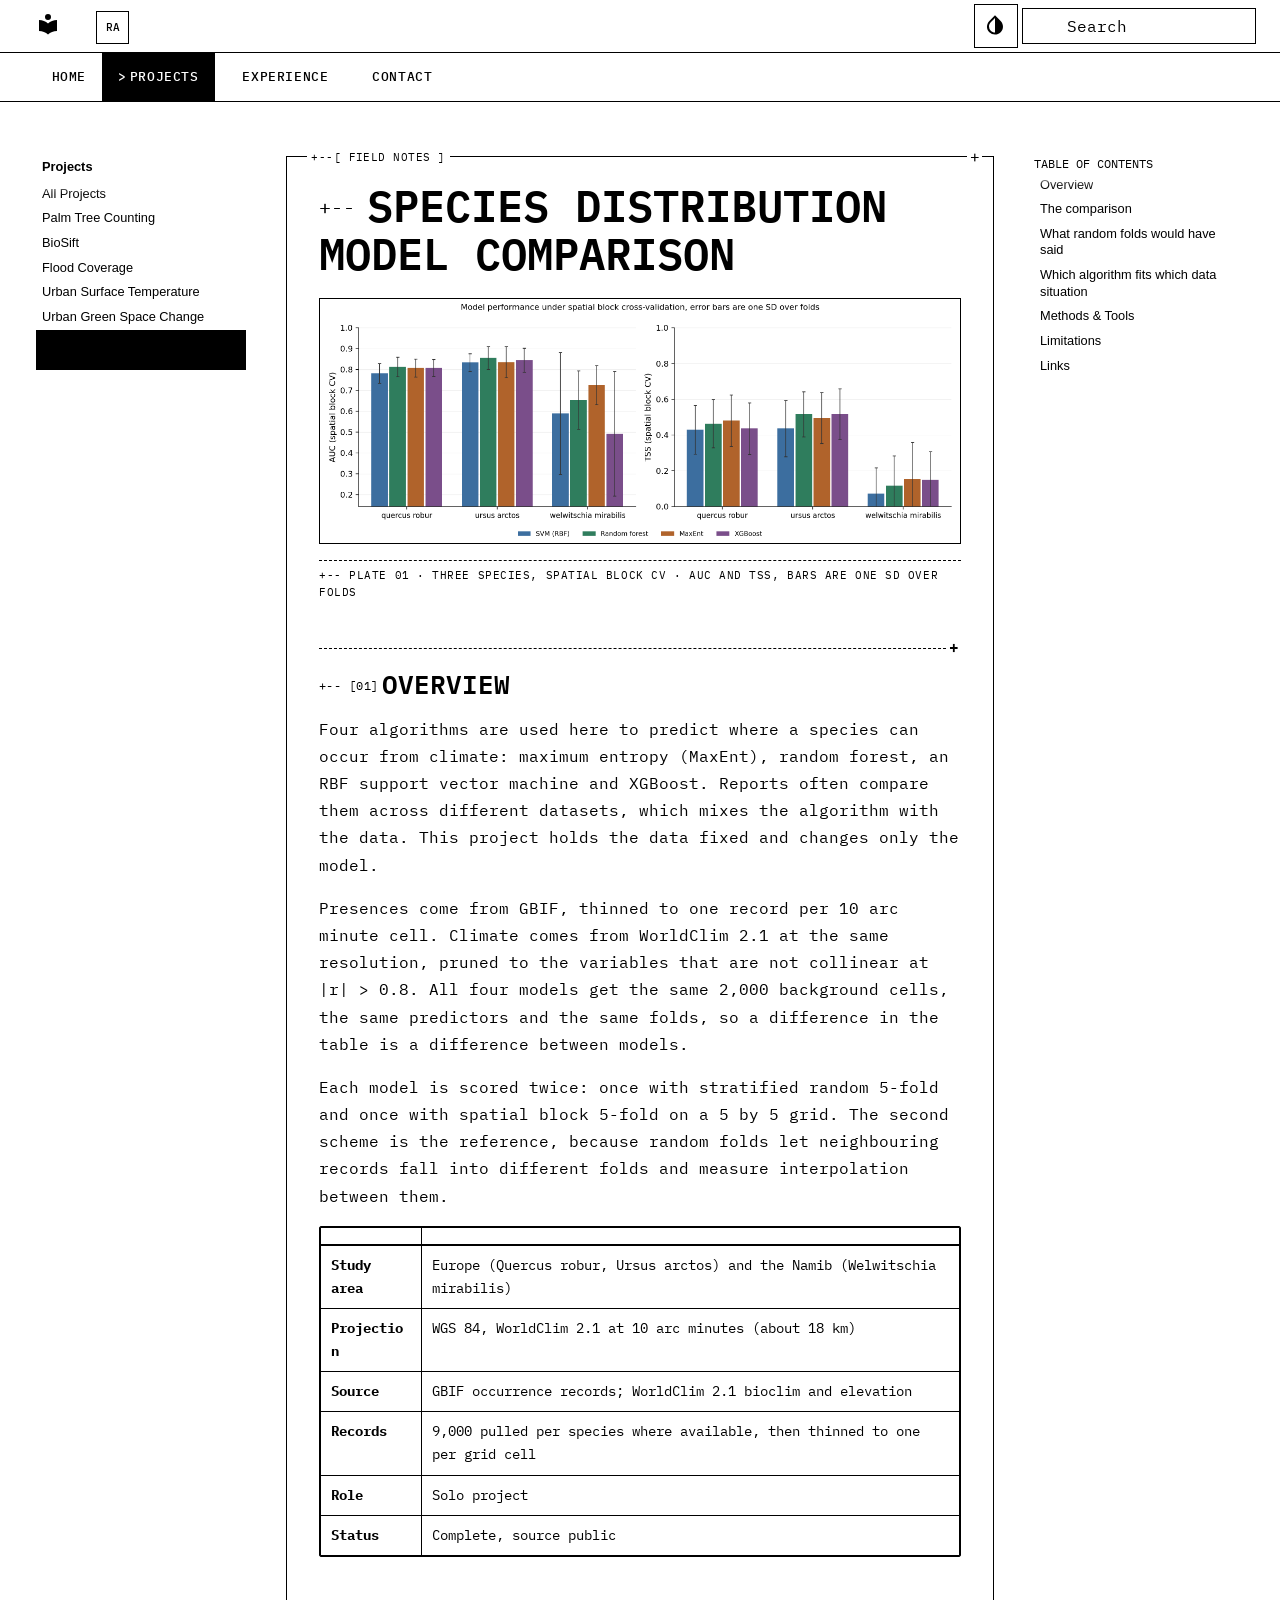
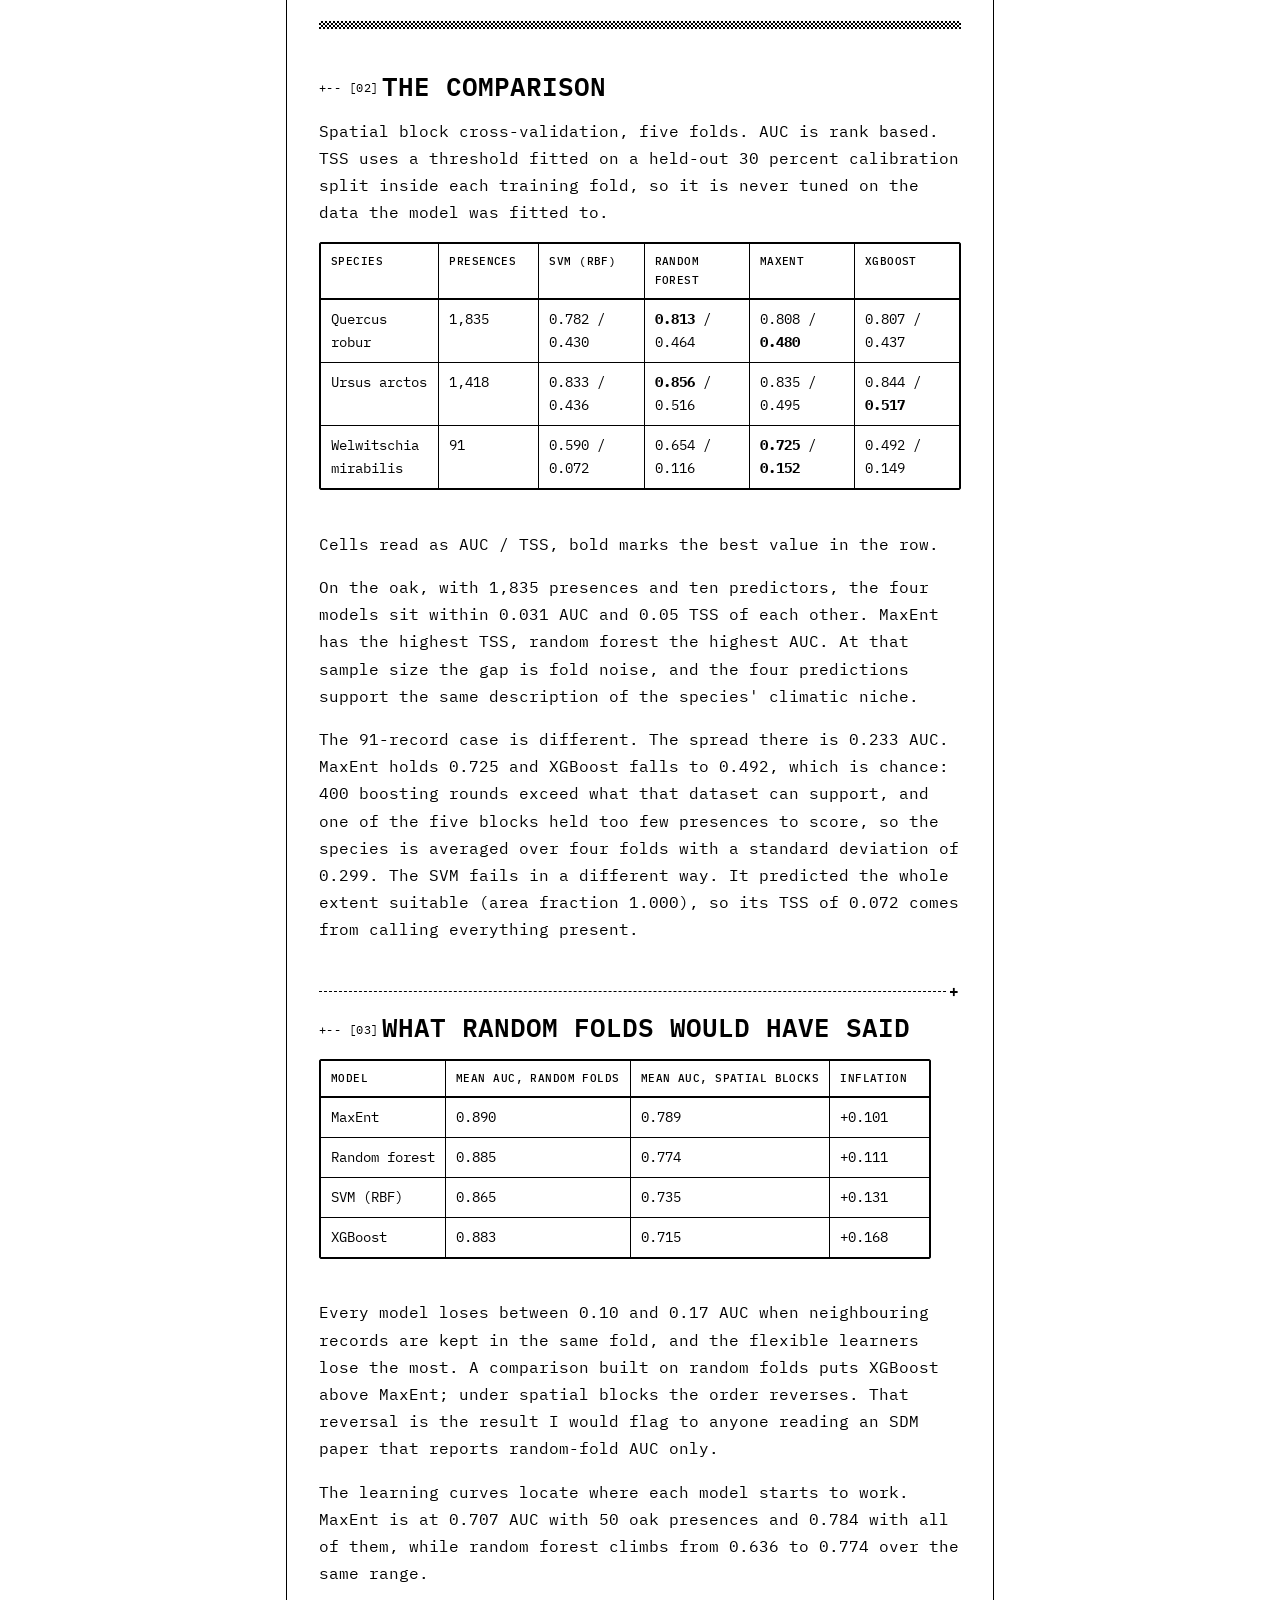
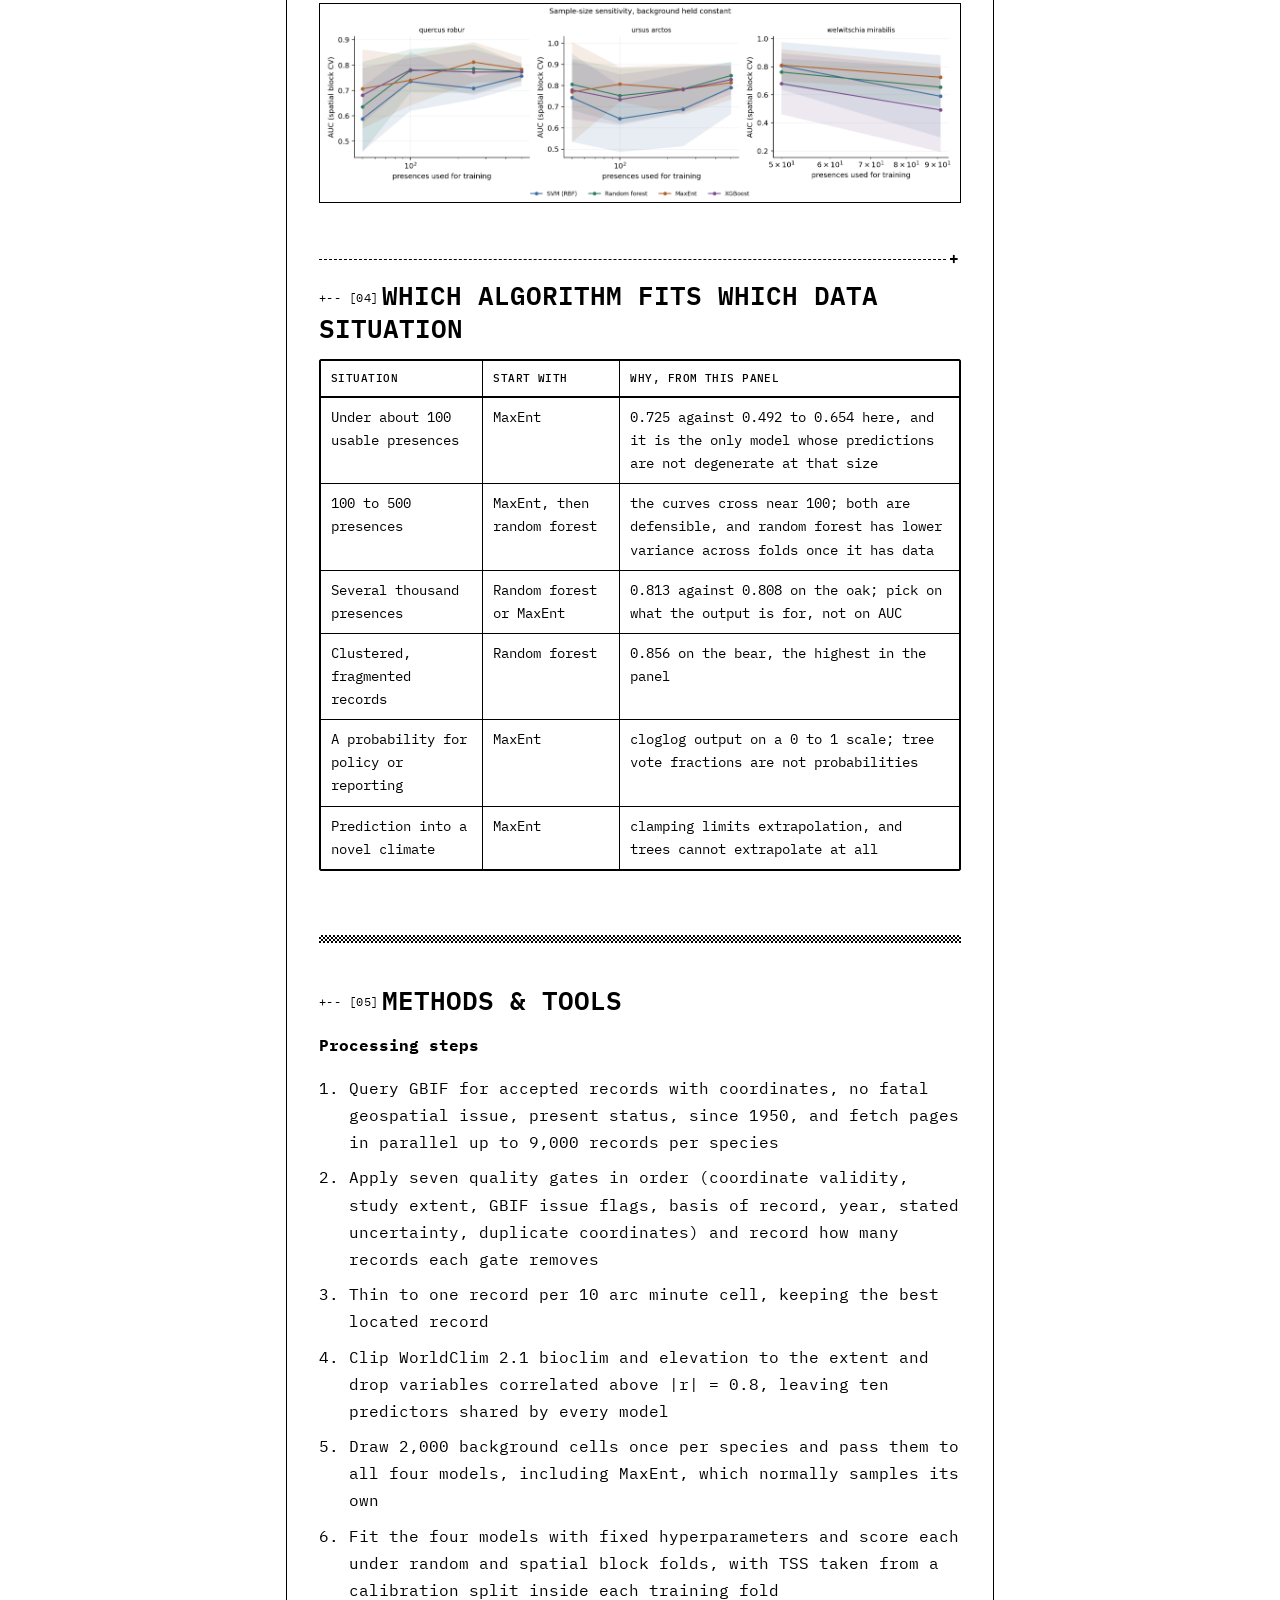
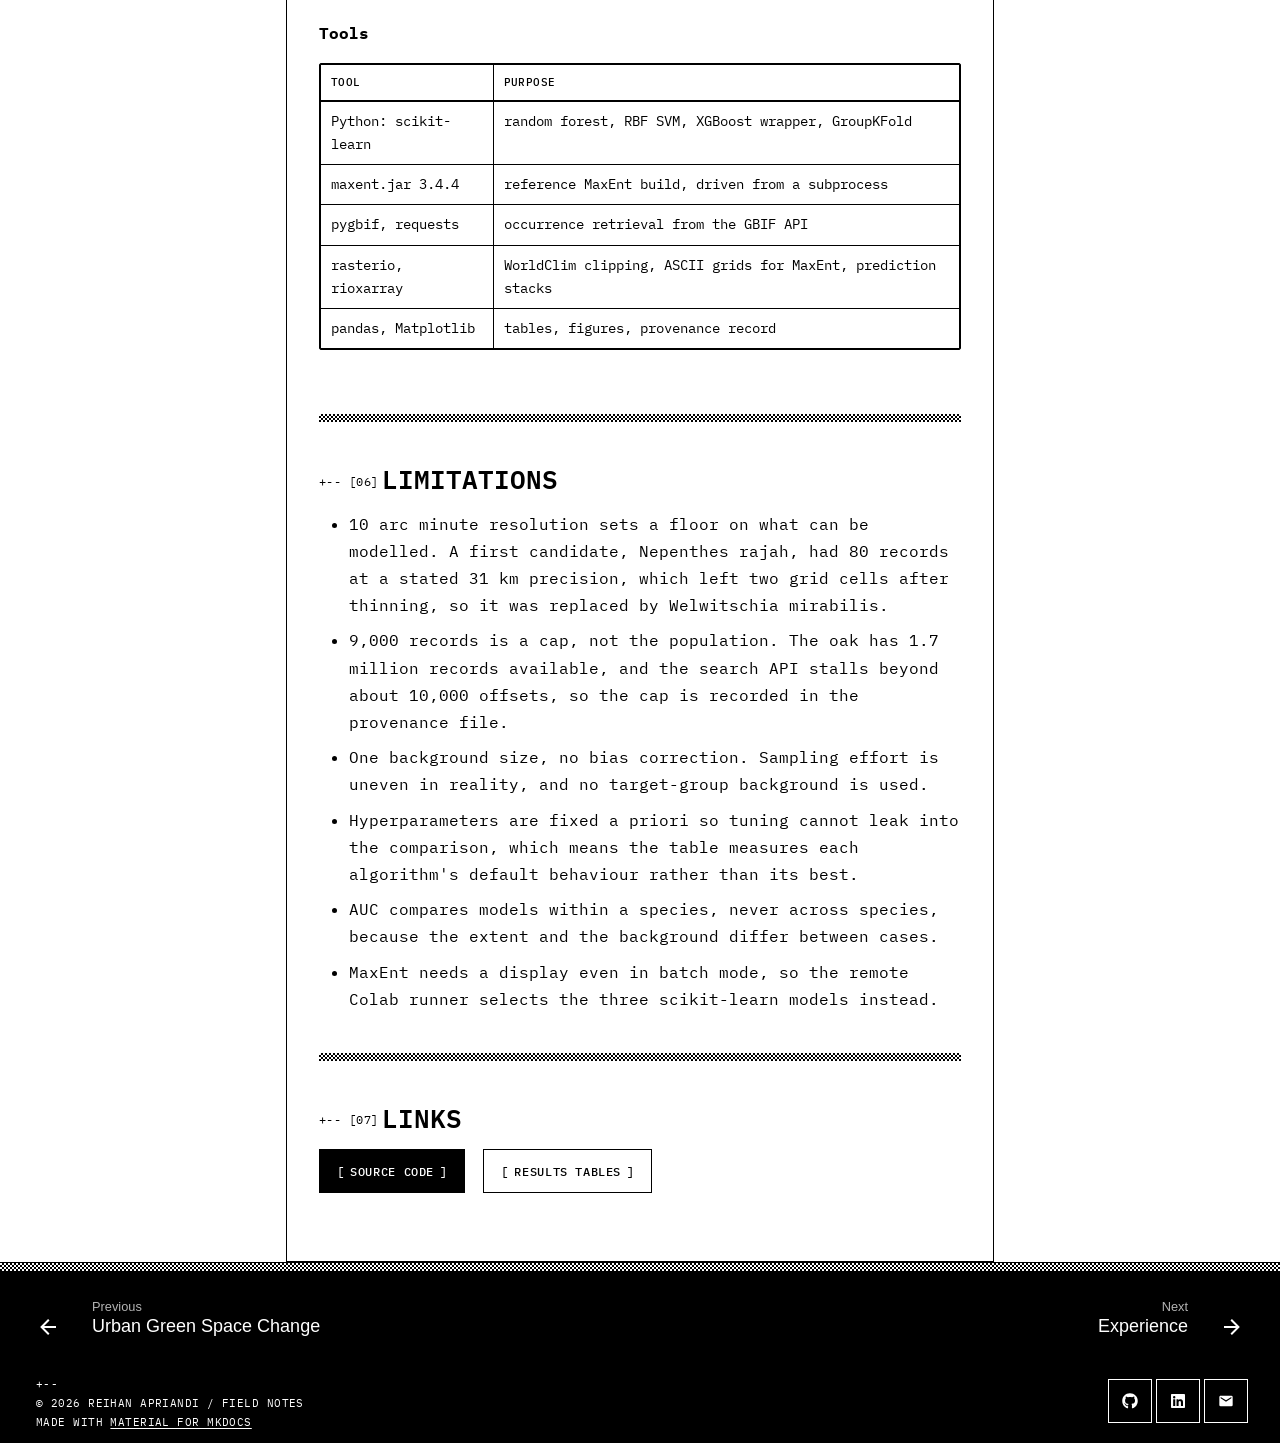
<file: projects/species-distribution-models/index.html>
<!doctype html>
<html lang="en" class="no-js">
  <head>
    
      <meta charset="utf-8">
      <meta name="viewport" content="width=device-width,initial-scale=1">
      
        <meta name="description" content="A comparison of MaxEnt, random forest, an RBF support vector machine and XGBoost trained on the same GBIF occurrences and WorldClim layers, scored under random and spatial block cross-validation.">
      
      
        <meta name="author" content="Reihan Apriandi">
      
      
        <link rel="canonical" href="https://hansen-arch.github.io/projects/species-distribution-models/">
      
      
        <link rel="prev" href="../urban-green-space/">
      
      
        <link rel="next" href="../../experience/">
      
      
        
      
      
      <link rel="icon" href="../../assets/images/favicon.png">
      <meta name="generator" content="mkdocs-1.6.1, mkdocs-material-9.7.6">
    
    
      
        <title>Species Distribution Model Comparison - Reihan Apriandi</title>
      
    
    
      <link rel="stylesheet" href="../../assets/stylesheets/main.484c7ddc.min.css">
      
        
        <link rel="stylesheet" href="../../assets/stylesheets/palette.ab4e12ef.min.css">
      
      


    
    
      
    
    
      
    
    
      <link rel="stylesheet" href="../../assets/css/onebit.css">
    
    <script>__md_scope=new URL("../..",location),__md_hash=e=>[...e].reduce(((e,_)=>(e<<5)-e+_.charCodeAt(0)),0),__md_get=(e,_=localStorage,t=__md_scope)=>JSON.parse(_.getItem(t.pathname+"."+e)),__md_set=(e,_,t=localStorage,a=__md_scope)=>{try{t.setItem(a.pathname+"."+e,JSON.stringify(_))}catch(e){}}</script>
    
      

    
    
<link rel="preconnect" href="https://fonts.googleapis.com">
<link rel="preconnect" href="https://fonts.gstatic.com" crossorigin>
<link rel="stylesheet" href="https://fonts.googleapis.com/css2?family=IBM+Plex+Mono:wght@400;500;600&display=swap">
<script type="application/ld+json">
{
  "@context": "https://schema.org",
  "@type": "Person",
  "name": "Reihan Apriandi",
  "jobTitle": "Forestry and Spatial Data Science",
  "description": "Forestry undergraduate at Universitas Riau working on GIS analysis, remote sensing, and forest field surveys.",
  "url": "https://hansen-arch.github.io/",
  "image": "https://hansen-arch.github.io/assets/images/profile.png",
  "email": "mailto:apriandireihan@gmail.com",
  "alumniOf": {
    "@type": "CollegeOrUniversity",
    "name": "Universitas Riau"
  },
  "address": {
    "@type": "PostalAddress",
    "addressLocality": "Pekanbaru",
    "addressRegion": "Riau",
    "addressCountry": "ID"
  },
  "knowsAbout": [
    "Geographic Information Systems",
    "Remote Sensing",
    "Forestry",
    "Google Earth Engine",
    "QGIS",
    "Forest Monitoring",
    "Above-Ground Biomass",
    "Carbon Stock Assessment",
    "Land Cover Classification"
  ],
  "sameAs": [
    "https://github.com/Hansen-arch",
    "https://www.linkedin.com/in/reihan-apriandi-700845266/"
  ]
}
</script>
<meta name="theme-color" content="#ffffff">

  </head>
  
  
    
    
      
    
    
    
    
    <body dir="ltr" data-md-color-scheme="default" data-md-color-primary="custom" data-md-color-accent="custom">
  
    
    <input class="md-toggle" data-md-toggle="drawer" type="checkbox" id="__drawer" autocomplete="off">
    <input class="md-toggle" data-md-toggle="search" type="checkbox" id="__search" autocomplete="off">
    <label class="md-overlay" for="__drawer"></label>
    <div data-md-component="skip">
      
        
        <a href="#species-distribution-model-comparison" class="md-skip">
          Skip to content
        </a>
      
    </div>
    <div data-md-component="announce">
      
    </div>
    
    
      

<header class="md-header" data-md-component="header">
  <nav class="md-header__inner md-grid" aria-label="Header">
    <a href="../.." title="Reihan Apriandi" class="md-header__button md-logo" aria-label="Reihan Apriandi" data-md-component="logo">
      
  
  <svg xmlns="http://www.w3.org/2000/svg" viewBox="0 0 24 24"><path d="M12 8a3 3 0 0 0 3-3 3 3 0 0 0-3-3 3 3 0 0 0-3 3 3 3 0 0 0 3 3m0 3.54C9.64 9.35 6.5 8 3 8v11c3.5 0 6.64 1.35 9 3.54 2.36-2.19 5.5-3.54 9-3.54V8c-3.5 0-6.64 1.35-9 3.54"/></svg>

    </a>
    <label class="md-header__button md-icon" for="__drawer">
      
      <svg xmlns="http://www.w3.org/2000/svg" viewBox="0 0 24 24"><path d="M3 6h18v2H3zm0 5h18v2H3zm0 5h18v2H3z"/></svg>
    </label>
    <div class="md-header__title" data-md-component="header-title">
      <div class="md-header__ellipsis">
        <div class="md-header__topic">
          <span class="md-ellipsis">
            Reihan Apriandi
          </span>
        </div>
        <div class="md-header__topic" data-md-component="header-topic">
          <span class="md-ellipsis">
            
              Species Distribution Model Comparison
            
          </span>
        </div>
      </div>
    </div>
    
      
        <form class="md-header__option" data-md-component="palette">
  
    
    
    
    <input class="md-option" data-md-color-media="" data-md-color-scheme="default" data-md-color-primary="custom" data-md-color-accent="custom"  aria-label="Invert to black"  type="radio" name="__palette" id="__palette_0">
    
      <label class="md-header__button md-icon" title="Invert to black" for="__palette_1" hidden>
        <svg xmlns="http://www.w3.org/2000/svg" viewBox="0 0 24 24"><path d="M12 19.58c-1.6 0-3.11-.62-4.24-1.75A5.95 5.95 0 0 1 6 13.58c0-1.58.62-3.11 1.76-4.24L12 5.1m5.66 2.83L12 2.27 6.34 7.93c-3.12 3.12-3.12 8.19 0 11.31A7.98 7.98 0 0 0 12 21.58c2.05 0 4.1-.78 5.66-2.34 3.12-3.12 3.12-8.19 0-11.31"/></svg>
      </label>
    
  
    
    
    
    <input class="md-option" data-md-color-media="" data-md-color-scheme="slate" data-md-color-primary="custom" data-md-color-accent="custom"  aria-label="Invert to white paper"  type="radio" name="__palette" id="__palette_1">
    
      <label class="md-header__button md-icon" title="Invert to white paper" for="__palette_0" hidden>
        <svg xmlns="http://www.w3.org/2000/svg" viewBox="0 0 24 24"><path d="M12 19.58c-1.6 0-3.11-.62-4.24-1.75A5.95 5.95 0 0 1 6 13.58c0-1.58.62-3.11 1.76-4.24L12 5.1m5.66 2.83L12 2.27 6.34 7.93c-3.12 3.12-3.12 8.19 0 11.31A7.98 7.98 0 0 0 12 21.58c2.05 0 4.1-.78 5.66-2.34 3.12-3.12 3.12-8.19 0-11.31"/></svg>
      </label>
    
  
</form>
      
    
    
      <script>var palette=__md_get("__palette");if(palette&&palette.color){if("(prefers-color-scheme)"===palette.color.media){var media=matchMedia("(prefers-color-scheme: light)"),input=document.querySelector(media.matches?"[data-md-color-media='(prefers-color-scheme: light)']":"[data-md-color-media='(prefers-color-scheme: dark)']");palette.color.media=input.getAttribute("data-md-color-media"),palette.color.scheme=input.getAttribute("data-md-color-scheme"),palette.color.primary=input.getAttribute("data-md-color-primary"),palette.color.accent=input.getAttribute("data-md-color-accent")}for(var[key,value]of Object.entries(palette.color))document.body.setAttribute("data-md-color-"+key,value)}</script>
    
    
    
      
      
        <label class="md-header__button md-icon" for="__search">
          
          <svg xmlns="http://www.w3.org/2000/svg" viewBox="0 0 24 24"><path d="M9.5 3A6.5 6.5 0 0 1 16 9.5c0 1.61-.59 3.09-1.56 4.23l.27.27h.79l5 5-1.5 1.5-5-5v-.79l-.27-.27A6.52 6.52 0 0 1 9.5 16 6.5 6.5 0 0 1 3 9.5 6.5 6.5 0 0 1 9.5 3m0 2C7 5 5 7 5 9.5S7 14 9.5 14 14 12 14 9.5 12 5 9.5 5"/></svg>
        </label>
        <div class="md-search" data-md-component="search" role="dialog">
  <label class="md-search__overlay" for="__search"></label>
  <div class="md-search__inner" role="search">
    <form class="md-search__form" name="search">
      <input type="text" class="md-search__input" name="query" aria-label="Search" placeholder="Search" autocapitalize="off" autocorrect="off" autocomplete="off" spellcheck="false" data-md-component="search-query" required>
      <label class="md-search__icon md-icon" for="__search">
        
        <svg xmlns="http://www.w3.org/2000/svg" viewBox="0 0 24 24"><path d="M9.5 3A6.5 6.5 0 0 1 16 9.5c0 1.61-.59 3.09-1.56 4.23l.27.27h.79l5 5-1.5 1.5-5-5v-.79l-.27-.27A6.52 6.52 0 0 1 9.5 16 6.5 6.5 0 0 1 3 9.5 6.5 6.5 0 0 1 9.5 3m0 2C7 5 5 7 5 9.5S7 14 9.5 14 14 12 14 9.5 12 5 9.5 5"/></svg>
        
        <svg xmlns="http://www.w3.org/2000/svg" viewBox="0 0 24 24"><path d="M20 11v2H8l5.5 5.5-1.42 1.42L4.16 12l7.92-7.92L13.5 5.5 8 11z"/></svg>
      </label>
      <nav class="md-search__options" aria-label="Search">
        
        <button type="reset" class="md-search__icon md-icon" title="Clear" aria-label="Clear" tabindex="-1">
          
          <svg xmlns="http://www.w3.org/2000/svg" viewBox="0 0 24 24"><path d="M19 6.41 17.59 5 12 10.59 6.41 5 5 6.41 10.59 12 5 17.59 6.41 19 12 13.41 17.59 19 19 17.59 13.41 12z"/></svg>
        </button>
      </nav>
      
    </form>
    <div class="md-search__output">
      <div class="md-search__scrollwrap" tabindex="0" data-md-scrollfix>
        <div class="md-search-result" data-md-component="search-result">
          <div class="md-search-result__meta">
            Initializing search
          </div>
          <ol class="md-search-result__list" role="presentation"></ol>
        </div>
      </div>
    </div>
  </div>
</div>
      
    
    
  </nav>
  
</header>
    
    <div class="md-container" data-md-component="container">
      
      
        
          
            
<nav class="md-tabs" aria-label="Tabs" data-md-component="tabs">
  <div class="md-grid">
    <ul class="md-tabs__list">
      
        
  
  
  
  
    <li class="md-tabs__item">
      <a href="../.." class="md-tabs__link">
        
  
  
    
  
  Home

      </a>
    </li>
  

      
        
  
  
  
    
  
  
    
    
      <li class="md-tabs__item md-tabs__item--active">
        <a href="../" class="md-tabs__link">
          
  
  
  Projects

        </a>
      </li>
    
  

      
        
  
  
  
  
    <li class="md-tabs__item">
      <a href="../../experience/" class="md-tabs__link">
        
  
  
    
  
  Experience

      </a>
    </li>
  

      
        
  
  
  
  
    <li class="md-tabs__item">
      <a href="../../contact/" class="md-tabs__link">
        
  
  
    
  
  Contact

      </a>
    </li>
  

      
    </ul>
  </div>
</nav>
          
        
      
      <main class="md-main" data-md-component="main">
        <div class="md-main__inner md-grid">
          
            
              
              <div class="md-sidebar md-sidebar--primary" data-md-component="sidebar" data-md-type="navigation" >
                <div class="md-sidebar__scrollwrap">
                  <div class="md-sidebar__inner">
                    


  


<nav class="md-nav md-nav--primary md-nav--lifted" aria-label="Navigation" data-md-level="0">
  <label class="md-nav__title" for="__drawer">
    <a href="../.." title="Reihan Apriandi" class="md-nav__button md-logo" aria-label="Reihan Apriandi" data-md-component="logo">
      
  
  <svg xmlns="http://www.w3.org/2000/svg" viewBox="0 0 24 24"><path d="M12 8a3 3 0 0 0 3-3 3 3 0 0 0-3-3 3 3 0 0 0-3 3 3 3 0 0 0 3 3m0 3.54C9.64 9.35 6.5 8 3 8v11c3.5 0 6.64 1.35 9 3.54 2.36-2.19 5.5-3.54 9-3.54V8c-3.5 0-6.64 1.35-9 3.54"/></svg>

    </a>
    Reihan Apriandi
  </label>
  
  <ul class="md-nav__list" data-md-scrollfix>
    
      
      
  
  
  
  
    <li class="md-nav__item">
      <a href="../.." class="md-nav__link">
        
  
  
  <span class="md-ellipsis">
    
  
    Home
  

    
  </span>
  
  

      </a>
    </li>
  

    
      
      
  
  
    
  
  
  
    
    
    
    
      
        
        
      
      
    
    
    <li class="md-nav__item md-nav__item--active md-nav__item--section md-nav__item--nested">
      
        
        
        <input class="md-nav__toggle md-toggle " type="checkbox" id="__nav_2" checked>
        
          
          <label class="md-nav__link" for="__nav_2" id="__nav_2_label" tabindex="">
            
  
  
  <span class="md-ellipsis">
    
  
    Projects
  

    
  </span>
  
  

            <span class="md-nav__icon md-icon"></span>
          </label>
        
        <nav class="md-nav" data-md-level="1" aria-labelledby="__nav_2_label" aria-expanded="true">
          <label class="md-nav__title" for="__nav_2">
            <span class="md-nav__icon md-icon"></span>
            
  
    Projects
  

          </label>
          <ul class="md-nav__list" data-md-scrollfix>
            
              
                
  
  
  
  
    <li class="md-nav__item">
      <a href="../" class="md-nav__link">
        
  
  
  <span class="md-ellipsis">
    
  
    All Projects
  

    
  </span>
  
  

      </a>
    </li>
  

              
            
              
                
  
  
  
  
    <li class="md-nav__item">
      <a href="../palm-tree-counting/" class="md-nav__link">
        
  
  
  <span class="md-ellipsis">
    
  
    Palm Tree Counting
  

    
  </span>
  
  

      </a>
    </li>
  

              
            
              
                
  
  
  
  
    <li class="md-nav__item">
      <a href="../biosift/" class="md-nav__link">
        
  
  
  <span class="md-ellipsis">
    
  
    BioSift
  

    
  </span>
  
  

      </a>
    </li>
  

              
            
              
                
  
  
  
  
    <li class="md-nav__item">
      <a href="../flood-coverage/" class="md-nav__link">
        
  
  
  <span class="md-ellipsis">
    
  
    Flood Coverage
  

    
  </span>
  
  

      </a>
    </li>
  

              
            
              
                
  
  
  
  
    <li class="md-nav__item">
      <a href="../urban-heat-island/" class="md-nav__link">
        
  
  
  <span class="md-ellipsis">
    
  
    Urban Surface Temperature
  

    
  </span>
  
  

      </a>
    </li>
  

              
            
              
                
  
  
  
  
    <li class="md-nav__item">
      <a href="../urban-green-space/" class="md-nav__link">
        
  
  
  <span class="md-ellipsis">
    
  
    Urban Green Space Change
  

    
  </span>
  
  

      </a>
    </li>
  

              
            
              
                
  
  
    
  
  
  
    <li class="md-nav__item md-nav__item--active">
      
      <input class="md-nav__toggle md-toggle" type="checkbox" id="__toc">
      
      
        
      
      
        <label class="md-nav__link md-nav__link--active" for="__toc">
          
  
  
  <span class="md-ellipsis">
    
  
    Species Distribution Model Comparison
  

    
  </span>
  
  

          <span class="md-nav__icon md-icon"></span>
        </label>
      
      <a href="./" class="md-nav__link md-nav__link--active">
        
  
  
  <span class="md-ellipsis">
    
  
    Species Distribution Model Comparison
  

    
  </span>
  
  

      </a>
      
        

<nav class="md-nav md-nav--secondary" aria-label="Table of contents">
  
  
  
    
  
  
    <label class="md-nav__title" for="__toc">
      <span class="md-nav__icon md-icon"></span>
      Table of contents
    </label>
    <ul class="md-nav__list" data-md-component="toc" data-md-scrollfix>
      
        <li class="md-nav__item">
  <a href="#overview" class="md-nav__link">
    <span class="md-ellipsis">
      
        Overview
      
    </span>
  </a>
  
</li>
      
        <li class="md-nav__item">
  <a href="#the-comparison" class="md-nav__link">
    <span class="md-ellipsis">
      
        The comparison
      
    </span>
  </a>
  
</li>
      
        <li class="md-nav__item">
  <a href="#what-random-folds-would-have-said" class="md-nav__link">
    <span class="md-ellipsis">
      
        What random folds would have said
      
    </span>
  </a>
  
</li>
      
        <li class="md-nav__item">
  <a href="#which-algorithm-fits-which-data-situation" class="md-nav__link">
    <span class="md-ellipsis">
      
        Which algorithm fits which data situation
      
    </span>
  </a>
  
</li>
      
        <li class="md-nav__item">
  <a href="#methods-tools" class="md-nav__link">
    <span class="md-ellipsis">
      
        Methods &amp; Tools
      
    </span>
  </a>
  
</li>
      
        <li class="md-nav__item">
  <a href="#limitations" class="md-nav__link">
    <span class="md-ellipsis">
      
        Limitations
      
    </span>
  </a>
  
</li>
      
        <li class="md-nav__item">
  <a href="#links" class="md-nav__link">
    <span class="md-ellipsis">
      
        Links
      
    </span>
  </a>
  
</li>
      
    </ul>
  
</nav>
      
    </li>
  

              
            
          </ul>
        </nav>
      
    </li>
  

    
      
      
  
  
  
  
    <li class="md-nav__item">
      <a href="../../experience/" class="md-nav__link">
        
  
  
  <span class="md-ellipsis">
    
  
    Experience
  

    
  </span>
  
  

      </a>
    </li>
  

    
      
      
  
  
  
  
    <li class="md-nav__item">
      <a href="../../contact/" class="md-nav__link">
        
  
  
  <span class="md-ellipsis">
    
  
    Contact
  

    
  </span>
  
  

      </a>
    </li>
  

    
  </ul>
</nav>
                  </div>
                </div>
              </div>
            
            
              
              <div class="md-sidebar md-sidebar--secondary" data-md-component="sidebar" data-md-type="toc" >
                <div class="md-sidebar__scrollwrap">
                  <div class="md-sidebar__inner">
                    

<nav class="md-nav md-nav--secondary" aria-label="Table of contents">
  
  
  
    
  
  
    <label class="md-nav__title" for="__toc">
      <span class="md-nav__icon md-icon"></span>
      Table of contents
    </label>
    <ul class="md-nav__list" data-md-component="toc" data-md-scrollfix>
      
        <li class="md-nav__item">
  <a href="#overview" class="md-nav__link">
    <span class="md-ellipsis">
      
        Overview
      
    </span>
  </a>
  
</li>
      
        <li class="md-nav__item">
  <a href="#the-comparison" class="md-nav__link">
    <span class="md-ellipsis">
      
        The comparison
      
    </span>
  </a>
  
</li>
      
        <li class="md-nav__item">
  <a href="#what-random-folds-would-have-said" class="md-nav__link">
    <span class="md-ellipsis">
      
        What random folds would have said
      
    </span>
  </a>
  
</li>
      
        <li class="md-nav__item">
  <a href="#which-algorithm-fits-which-data-situation" class="md-nav__link">
    <span class="md-ellipsis">
      
        Which algorithm fits which data situation
      
    </span>
  </a>
  
</li>
      
        <li class="md-nav__item">
  <a href="#methods-tools" class="md-nav__link">
    <span class="md-ellipsis">
      
        Methods &amp; Tools
      
    </span>
  </a>
  
</li>
      
        <li class="md-nav__item">
  <a href="#limitations" class="md-nav__link">
    <span class="md-ellipsis">
      
        Limitations
      
    </span>
  </a>
  
</li>
      
        <li class="md-nav__item">
  <a href="#links" class="md-nav__link">
    <span class="md-ellipsis">
      
        Links
      
    </span>
  </a>
  
</li>
      
    </ul>
  
</nav>
                  </div>
                </div>
              </div>
            
          
          
            <div class="md-content" data-md-component="content">
              
              <article class="md-content__inner md-typeset">
                
                  



<h1 id="species-distribution-model-comparison">Species Distribution Model Comparison</h1>
<p><img alt="Model performance under spatial block cross-validation" class="plate" src="../../assets/images/sdm-1.png" /></p>
<p class="plate-caption">Plate 01 · three species, spatial block CV · AUC and TSS, bars are one SD over folds</p>

<h2 id="overview">Overview</h2>
<p>Four algorithms are used here to predict where a species can occur from climate: maximum
entropy (MaxEnt), random forest, an RBF support vector machine and XGBoost. Reports often
compare them across different datasets, which mixes the algorithm with the data. This
project holds the data fixed and changes only the model.</p>
<p>Presences come from GBIF, thinned to one record per 10 arc minute cell. Climate comes from
WorldClim 2.1 at the same resolution, pruned to the variables that are not collinear at
|r| &gt; 0.8. All four models get the same 2,000 background cells, the same predictors and the
same folds, so a difference in the table is a difference between models.</p>
<p>Each model is scored twice: once with stratified random 5-fold and once with spatial block
5-fold on a 5 by 5 grid. The second scheme is the reference, because random folds let
neighbouring records fall into different folds and measure interpolation between them.</p>
<table>
<thead>
<tr>
<th></th>
<th></th>
</tr>
</thead>
<tbody>
<tr>
<td><strong>Study area</strong></td>
<td>Europe (Quercus robur, Ursus arctos) and the Namib (Welwitschia mirabilis)</td>
</tr>
<tr>
<td><strong>Projection</strong></td>
<td>WGS 84, WorldClim 2.1 at 10 arc minutes (about 18 km)</td>
</tr>
<tr>
<td><strong>Source</strong></td>
<td>GBIF occurrence records; WorldClim 2.1 bioclim and elevation</td>
</tr>
<tr>
<td><strong>Records</strong></td>
<td>9,000 pulled per species where available, then thinned to one per grid cell</td>
</tr>
<tr>
<td><strong>Role</strong></td>
<td>Solo project</td>
</tr>
<tr>
<td><strong>Status</strong></td>
<td>Complete, source public</td>
</tr>
</tbody>
</table>
<hr />
<h2 id="the-comparison">The comparison</h2>
<p>Spatial block cross-validation, five folds. AUC is rank based. TSS uses a threshold fitted
on a held-out 30 percent calibration split inside each training fold, so it is never tuned
on the data the model was fitted to.</p>
<table>
<thead>
<tr>
<th>Species</th>
<th>Presences</th>
<th>SVM (RBF)</th>
<th>Random forest</th>
<th>MaxEnt</th>
<th>XGBoost</th>
</tr>
</thead>
<tbody>
<tr>
<td>Quercus robur</td>
<td>1,835</td>
<td>0.782 / 0.430</td>
<td><strong>0.813</strong> / 0.464</td>
<td>0.808 / <strong>0.480</strong></td>
<td>0.807 / 0.437</td>
</tr>
<tr>
<td>Ursus arctos</td>
<td>1,418</td>
<td>0.833 / 0.436</td>
<td><strong>0.856</strong> / 0.516</td>
<td>0.835 / 0.495</td>
<td>0.844 / <strong>0.517</strong></td>
</tr>
<tr>
<td>Welwitschia mirabilis</td>
<td>91</td>
<td>0.590 / 0.072</td>
<td>0.654 / 0.116</td>
<td><strong>0.725</strong> / <strong>0.152</strong></td>
<td>0.492 / 0.149</td>
</tr>
</tbody>
</table>
<p>Cells read as AUC / TSS, bold marks the best value in the row.</p>
<p>On the oak, with 1,835 presences and ten predictors, the four models sit within 0.031 AUC
and 0.05 TSS of each other. MaxEnt has the highest TSS, random forest the highest AUC. At
that sample size the gap is fold noise, and the four predictions support the same
description of the species' climatic niche.</p>
<p>The 91-record case is different. The spread there is 0.233 AUC. MaxEnt holds 0.725 and
XGBoost falls to 0.492, which is chance: 400 boosting rounds exceed what that dataset can
support, and one of the five blocks held too few presences to score, so the species is
averaged over four folds with a standard deviation of 0.299. The SVM fails in a different
way. It predicted the whole extent suitable (area fraction 1.000), so its TSS of 0.072
comes from calling everything present.</p>
<h2 id="what-random-folds-would-have-said">What random folds would have said</h2>
<table>
<thead>
<tr>
<th>Model</th>
<th>Mean AUC, random folds</th>
<th>Mean AUC, spatial blocks</th>
<th>Inflation</th>
</tr>
</thead>
<tbody>
<tr>
<td>MaxEnt</td>
<td>0.890</td>
<td>0.789</td>
<td>+0.101</td>
</tr>
<tr>
<td>Random forest</td>
<td>0.885</td>
<td>0.774</td>
<td>+0.111</td>
</tr>
<tr>
<td>SVM (RBF)</td>
<td>0.865</td>
<td>0.735</td>
<td>+0.131</td>
</tr>
<tr>
<td>XGBoost</td>
<td>0.883</td>
<td>0.715</td>
<td>+0.168</td>
</tr>
</tbody>
</table>
<p>Every model loses between 0.10 and 0.17 AUC when neighbouring records are kept in the same
fold, and the flexible learners lose the most. A comparison built on random folds puts
XGBoost above MaxEnt; under spatial blocks the order reverses. That reversal is the result
I would flag to anyone reading an SDM paper that reports random-fold AUC only.</p>
<p>The learning curves locate where each model starts to work. MaxEnt is at 0.707 AUC with 50
oak presences and 0.784 with all of them, while random forest climbs from 0.636 to 0.774
over the same range.</p>
<p><img alt="AUC against training sample size" src="../../assets/images/sdm-2.png" /></p>
<h2 id="which-algorithm-fits-which-data-situation">Which algorithm fits which data situation</h2>
<table>
<thead>
<tr>
<th>Situation</th>
<th>Start with</th>
<th>Why, from this panel</th>
</tr>
</thead>
<tbody>
<tr>
<td>Under about 100 usable presences</td>
<td>MaxEnt</td>
<td>0.725 against 0.492 to 0.654 here, and it is the only model whose predictions are not degenerate at that size</td>
</tr>
<tr>
<td>100 to 500 presences</td>
<td>MaxEnt, then random forest</td>
<td>the curves cross near 100; both are defensible, and random forest has lower variance across folds once it has data</td>
</tr>
<tr>
<td>Several thousand presences</td>
<td>Random forest or MaxEnt</td>
<td>0.813 against 0.808 on the oak; pick on what the output is for, not on AUC</td>
</tr>
<tr>
<td>Clustered, fragmented records</td>
<td>Random forest</td>
<td>0.856 on the bear, the highest in the panel</td>
</tr>
<tr>
<td>A probability for policy or reporting</td>
<td>MaxEnt</td>
<td>cloglog output on a 0 to 1 scale; tree vote fractions are not probabilities</td>
</tr>
<tr>
<td>Prediction into a novel climate</td>
<td>MaxEnt</td>
<td>clamping limits extrapolation, and trees cannot extrapolate at all</td>
</tr>
</tbody>
</table>
<hr />
<h2 id="methods-tools">Methods &amp; Tools</h2>
<p><strong>Processing steps</strong></p>
<ol>
<li>Query GBIF for accepted records with coordinates, no fatal geospatial issue, present
   status, since 1950, and fetch pages in parallel up to 9,000 records per species</li>
<li>Apply seven quality gates in order (coordinate validity, study extent, GBIF issue flags,
   basis of record, year, stated uncertainty, duplicate coordinates) and record how many
   records each gate removes</li>
<li>Thin to one record per 10 arc minute cell, keeping the best located record</li>
<li>Clip WorldClim 2.1 bioclim and elevation to the extent and drop variables correlated
   above |r| = 0.8, leaving ten predictors shared by every model</li>
<li>Draw 2,000 background cells once per species and pass them to all four models, including
   MaxEnt, which normally samples its own</li>
<li>Fit the four models with fixed hyperparameters and score each under random and spatial
   block folds, with TSS taken from a calibration split inside each training fold</li>
</ol>
<p><strong>Tools</strong></p>
<table>
<thead>
<tr>
<th>Tool</th>
<th>Purpose</th>
</tr>
</thead>
<tbody>
<tr>
<td>Python: scikit-learn</td>
<td>random forest, RBF SVM, XGBoost wrapper, GroupKFold</td>
</tr>
<tr>
<td>maxent.jar 3.4.4</td>
<td>reference MaxEnt build, driven from a subprocess</td>
</tr>
<tr>
<td>pygbif, requests</td>
<td>occurrence retrieval from the GBIF API</td>
</tr>
<tr>
<td>rasterio, rioxarray</td>
<td>WorldClim clipping, ASCII grids for MaxEnt, prediction stacks</td>
</tr>
<tr>
<td>pandas, Matplotlib</td>
<td>tables, figures, provenance record</td>
</tr>
</tbody>
</table>
<hr />
<h2 id="limitations">Limitations</h2>
<ul>
<li>10 arc minute resolution sets a floor on what can be modelled. A first candidate, Nepenthes rajah, had 80 records at a stated 31 km precision, which left two grid cells after thinning, so it was replaced by Welwitschia mirabilis.</li>
<li>9,000 records is a cap, not the population. The oak has 1.7 million records available, and the search API stalls beyond about 10,000 offsets, so the cap is recorded in the provenance file.</li>
<li>One background size, no bias correction. Sampling effort is uneven in reality, and no target-group background is used.</li>
<li>Hyperparameters are fixed a priori so tuning cannot leak into the comparison, which means the table measures each algorithm's default behaviour rather than its best.</li>
<li>AUC compares models within a species, never across species, because the extent and the background differ between cases.</li>
<li>MaxEnt needs a display even in batch mode, so the remote Colab runner selects the three scikit-learn models instead.</li>
</ul>
<hr />
<h2 id="links">Links</h2>
<p><a class="md-button md-button--primary" href="https://github.com/Hansen-arch/species-distribution-models">Source code</a>
<a class="md-button" href="https://github.com/Hansen-arch/species-distribution-models/tree/main/results">Results tables</a></p>







  
  






                
              </article>
            </div>
          
          
<script>var target=document.getElementById(location.hash.slice(1));target&&target.name&&(target.checked=target.name.startsWith("__tabbed_"))</script>
        </div>
        
          <button type="button" class="md-top md-icon" data-md-component="top" hidden>
  
  <svg xmlns="http://www.w3.org/2000/svg" viewBox="0 0 24 24"><path d="M13 20h-2V8l-5.5 5.5-1.42-1.42L12 4.16l7.92 7.92-1.42 1.42L13 8z"/></svg>
  Back to top
</button>
        
      </main>
      
        <footer class="md-footer">
  
    
      
      <nav class="md-footer__inner md-grid" aria-label="Footer" >
        
          
          <a href="../urban-green-space/" class="md-footer__link md-footer__link--prev" aria-label="Previous: Urban Green Space Change">
            <div class="md-footer__button md-icon">
              
              <svg xmlns="http://www.w3.org/2000/svg" viewBox="0 0 24 24"><path d="M20 11v2H8l5.5 5.5-1.42 1.42L4.16 12l7.92-7.92L13.5 5.5 8 11z"/></svg>
            </div>
            <div class="md-footer__title">
              <span class="md-footer__direction">
                Previous
              </span>
              <div class="md-ellipsis">
                Urban Green Space Change
              </div>
            </div>
          </a>
        
        
          
          <a href="../../experience/" class="md-footer__link md-footer__link--next" aria-label="Next: Experience">
            <div class="md-footer__title">
              <span class="md-footer__direction">
                Next
              </span>
              <div class="md-ellipsis">
                Experience
              </div>
            </div>
            <div class="md-footer__button md-icon">
              
              <svg xmlns="http://www.w3.org/2000/svg" viewBox="0 0 24 24"><path d="M4 11v2h12l-5.5 5.5 1.42 1.42L19.84 12l-7.92-7.92L10.5 5.5 16 11z"/></svg>
            </div>
          </a>
        
      </nav>
    
  
  <div class="md-footer-meta md-typeset">
    <div class="md-footer-meta__inner md-grid">
      <div class="md-copyright">
  
    <div class="md-copyright__highlight">
      © 2026 Reihan Apriandi / Field notes
    </div>
  
  
    Made with
    <a href="https://squidfunk.github.io/mkdocs-material/" target="_blank" rel="noopener">
      Material for MkDocs
    </a>
  
</div>
      
        
<div class="md-social">
  
    
    
    
    
    <a href="https://github.com/Hansen-arch" target="_blank" rel="noopener" title="GitHub" class="md-social__link">
      <svg xmlns="http://www.w3.org/2000/svg" viewBox="0 0 512 512"><!--! Font Awesome Free 7.1.0 by @fontawesome - https://fontawesome.com License - https://fontawesome.com/license/free (Icons: CC BY 4.0, Fonts: SIL OFL 1.1, Code: MIT License) Copyright 2025 Fonticons, Inc.--><path d="M173.9 397.4c0 2-2.3 3.6-5.2 3.6-3.3.3-5.6-1.3-5.6-3.6 0-2 2.3-3.6 5.2-3.6 3-.3 5.6 1.3 5.6 3.6m-31.1-4.5c-.7 2 1.3 4.3 4.3 4.9 2.6 1 5.6 0 6.2-2s-1.3-4.3-4.3-5.2c-2.6-.7-5.5.3-6.2 2.3m44.2-1.7c-2.9.7-4.9 2.6-4.6 4.9.3 2 2.9 3.3 5.9 2.6 2.9-.7 4.9-2.6 4.6-4.6-.3-1.9-3-3.2-5.9-2.9M252.8 8C114.1 8 8 113.3 8 252c0 110.9 69.8 205.8 169.5 239.2 12.8 2.3 17.3-5.6 17.3-12.1 0-6.2-.3-40.4-.3-61.4 0 0-70 15-84.7-29.8 0 0-11.4-29.1-27.8-36.6 0 0-22.9-15.7 1.6-15.4 0 0 24.9 2 38.6 25.8 21.9 38.6 58.6 27.5 72.9 20.9 2.3-16 8.8-27.1 16-33.7-55.9-6.2-112.3-14.3-112.3-110.5 0-27.5 7.6-41.3 23.6-58.9-2.6-6.5-11.1-33.3 2.6-67.9 20.9-6.5 69 27 69 27 20-5.6 41.5-8.5 62.8-8.5s42.8 2.9 62.8 8.5c0 0 48.1-33.6 69-27 13.7 34.7 5.2 61.4 2.6 67.9 16 17.7 25.8 31.5 25.8 58.9 0 96.5-58.9 104.2-114.8 110.5 9.2 7.9 17 22.9 17 46.4 0 33.7-.3 75.4-.3 83.6 0 6.5 4.6 14.4 17.3 12.1C436.2 457.8 504 362.9 504 252 504 113.3 391.5 8 252.8 8M105.2 352.9c-1.3 1-1 3.3.7 5.2 1.6 1.6 3.9 2.3 5.2 1 1.3-1 1-3.3-.7-5.2-1.6-1.6-3.9-2.3-5.2-1m-10.8-8.1c-.7 1.3.3 2.9 2.3 3.9 1.6 1 3.6.7 4.3-.7.7-1.3-.3-2.9-2.3-3.9-2-.6-3.6-.3-4.3.7m32.4 35.6c-1.6 1.3-1 4.3 1.3 6.2 2.3 2.3 5.2 2.6 6.5 1 1.3-1.3.7-4.3-1.3-6.2-2.2-2.3-5.2-2.6-6.5-1m-11.4-14.7c-1.6 1-1.6 3.6 0 5.9s4.3 3.3 5.6 2.3c1.6-1.3 1.6-3.9 0-6.2-1.4-2.3-4-3.3-5.6-2"/></svg>
    </a>
  
    
    
    
    
    <a href="https://www.linkedin.com/in/reihan-apriandi-700845266/" target="_blank" rel="noopener" title="LinkedIn" class="md-social__link">
      <svg xmlns="http://www.w3.org/2000/svg" viewBox="0 0 448 512"><!--! Font Awesome Free 7.1.0 by @fontawesome - https://fontawesome.com License - https://fontawesome.com/license/free (Icons: CC BY 4.0, Fonts: SIL OFL 1.1, Code: MIT License) Copyright 2025 Fonticons, Inc.--><path d="M416 32H31.9C14.3 32 0 46.5 0 64.3v383.4C0 465.5 14.3 480 31.9 480H416c17.6 0 32-14.5 32-32.3V64.3c0-17.8-14.4-32.3-32-32.3M135.4 416H69V202.2h66.5V416zM102.2 96a38.5 38.5 0 1 1 0 77 38.5 38.5 0 1 1 0-77m282.1 320h-66.4V312c0-24.8-.5-56.7-34.5-56.7-34.6 0-39.9 27-39.9 54.9V416h-66.4V202.2h63.7v29.2h.9c8.9-16.8 30.6-34.5 62.9-34.5 67.2 0 79.7 44.3 79.7 101.9z"/></svg>
    </a>
  
    
    
    
    
    <a href="mailto:apriandireihan@gmail.com" target="_blank" rel="noopener" title="Email" class="md-social__link">
      <svg xmlns="http://www.w3.org/2000/svg" viewBox="0 0 24 24"><path d="m20 8-8 5-8-5V6l8 5 8-5m0-2H4c-1.11 0-2 .89-2 2v12a2 2 0 0 0 2 2h16a2 2 0 0 0 2-2V6a2 2 0 0 0-2-2"/></svg>
    </a>
  
</div>
      
    </div>
  </div>
</footer>
      
    </div>
    <div class="md-dialog" data-md-component="dialog">
      <div class="md-dialog__inner md-typeset"></div>
    </div>
    
    
    
      
      
      <script id="__config" type="application/json">{"annotate": null, "base": "../..", "features": ["navigation.tabs", "navigation.top", "navigation.instant", "navigation.footer", "content.code.copy"], "search": "../../assets/javascripts/workers/search.2c215733.min.js", "tags": null, "translations": {"clipboard.copied": "Copied to clipboard", "clipboard.copy": "Copy to clipboard", "search.result.more.one": "1 more on this page", "search.result.more.other": "# more on this page", "search.result.none": "No matching documents", "search.result.one": "1 matching document", "search.result.other": "# matching documents", "search.result.placeholder": "Type to start searching", "search.result.term.missing": "Missing", "select.version": "Select version"}, "version": null}</script>
    
    

      <script src="../../assets/javascripts/bundle.79ae519e.min.js"></script>
      
    
<svg xmlns="http://www.w3.org/2000/svg" aria-hidden="true" focusable="false" style="position:absolute;width:0;height:0;overflow:hidden">
  <defs>
    <filter id="ink-duotone" color-interpolation-filters="sRGB">
      <feComponentTransfer>
        <feFuncR type="table" tableValues="0 1"/>
        <feFuncG type="table" tableValues="0 1"/>
        <feFuncB type="table" tableValues="0 1"/>
      </feComponentTransfer>
    </filter>
    <filter id="ink-duotone-dark" color-interpolation-filters="sRGB">
      <feComponentTransfer>
        <feFuncR type="table" tableValues="1 0"/>
        <feFuncG type="table" tableValues="1 0"/>
        <feFuncB type="table" tableValues="1 0"/>
      </feComponentTransfer>
    </filter>
  </defs>
</svg>

  </body>
</html>
</file>
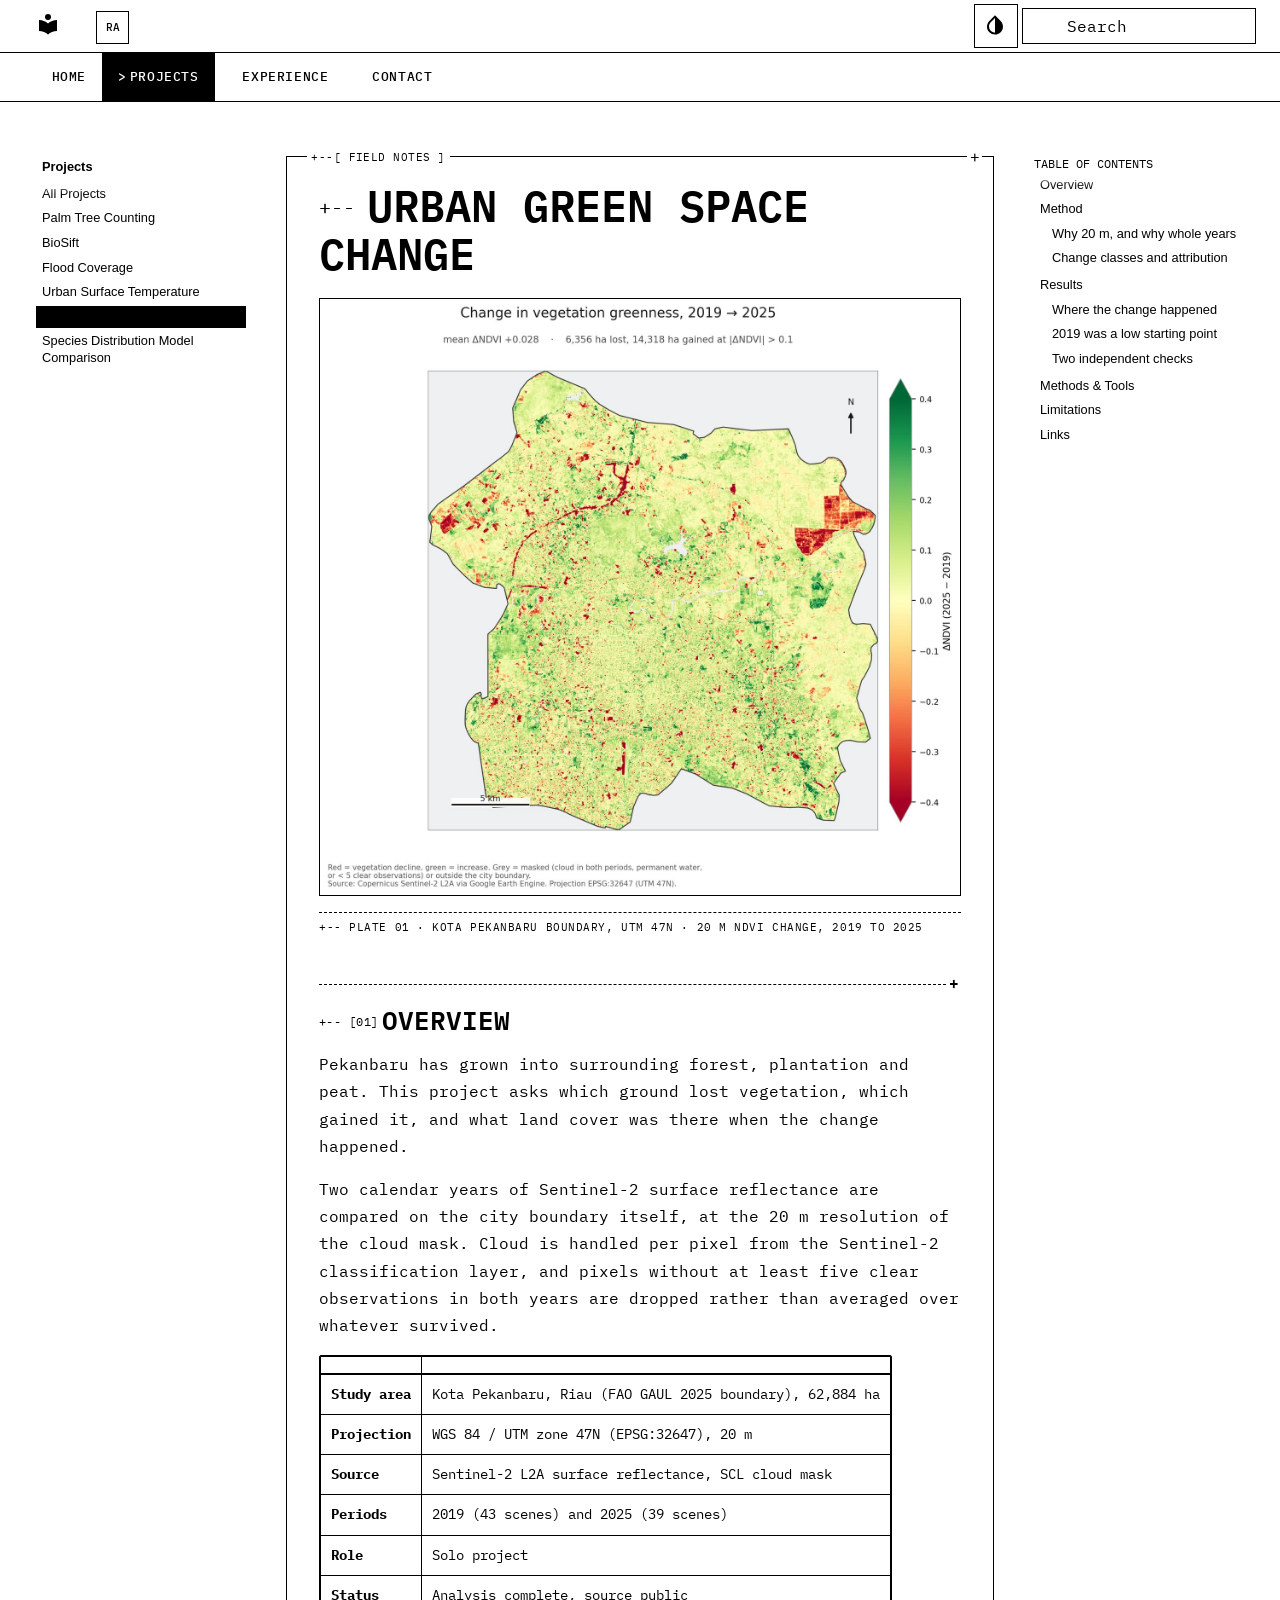
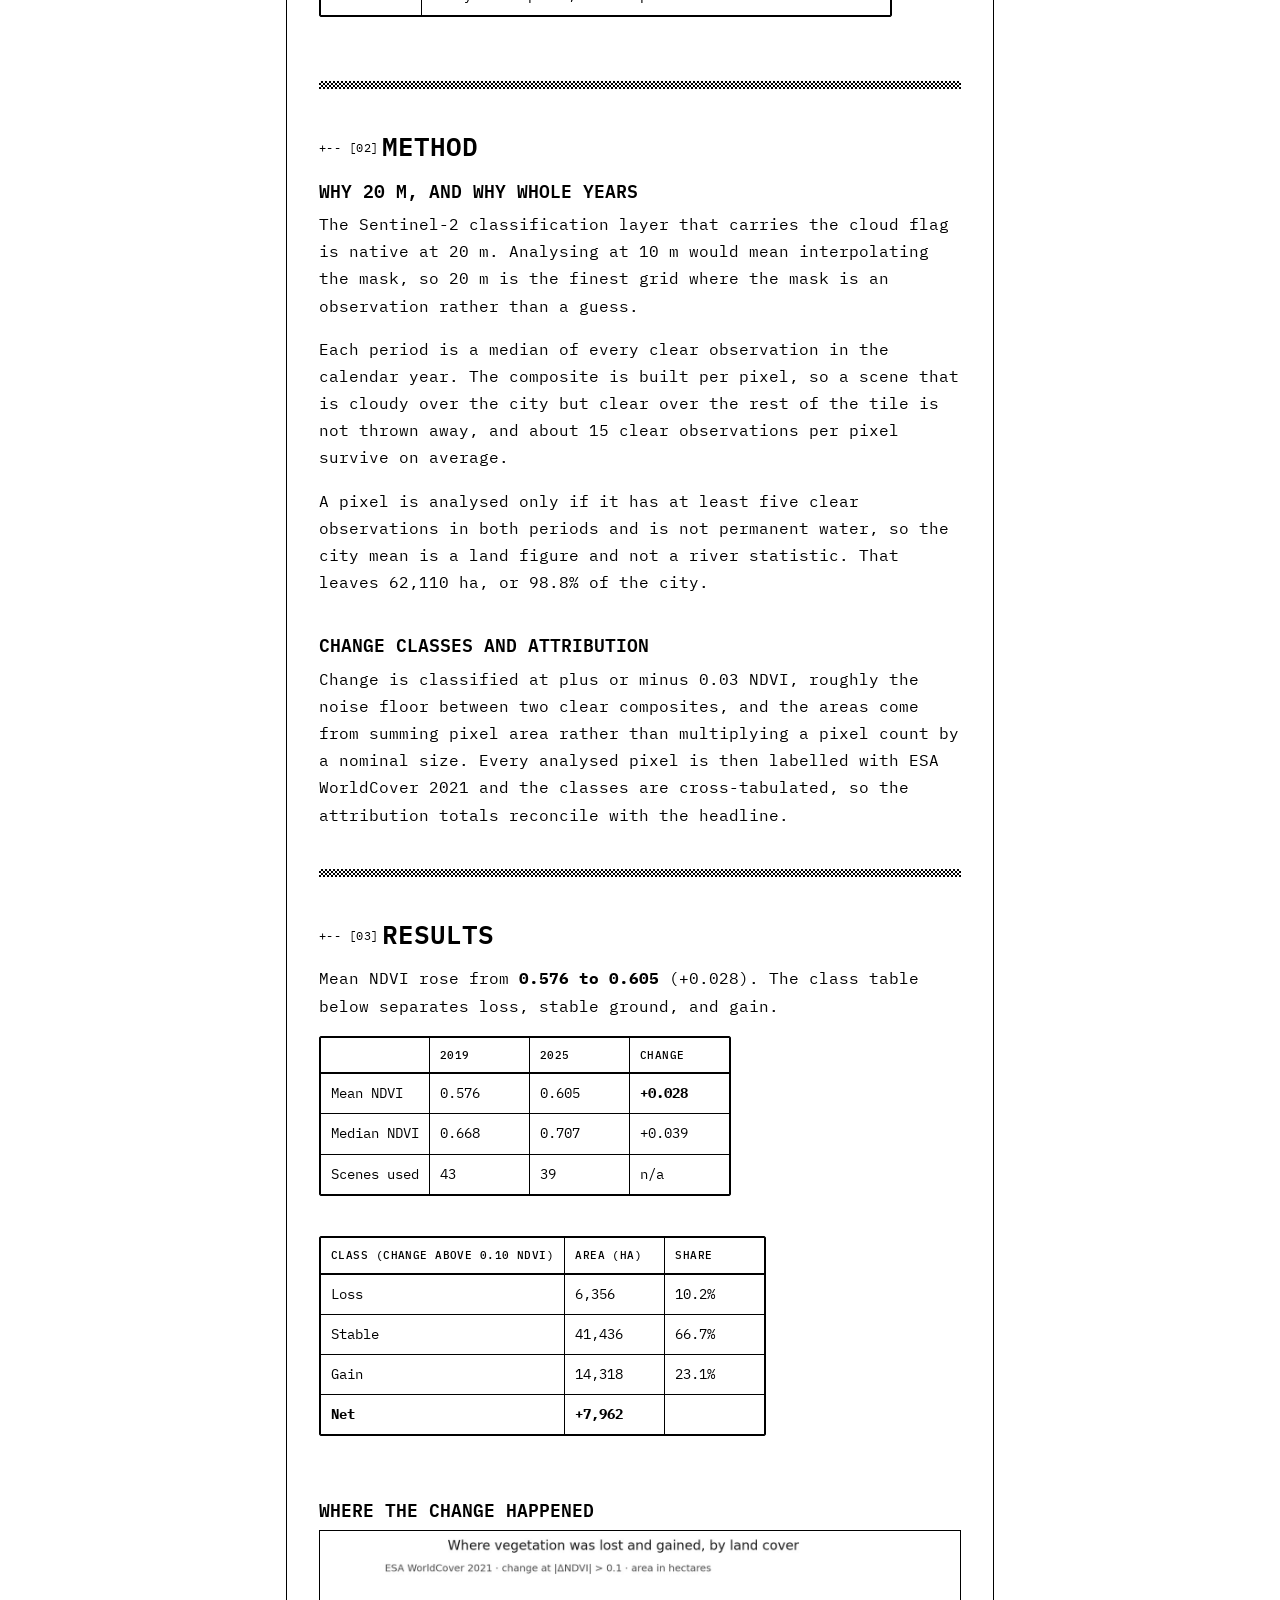
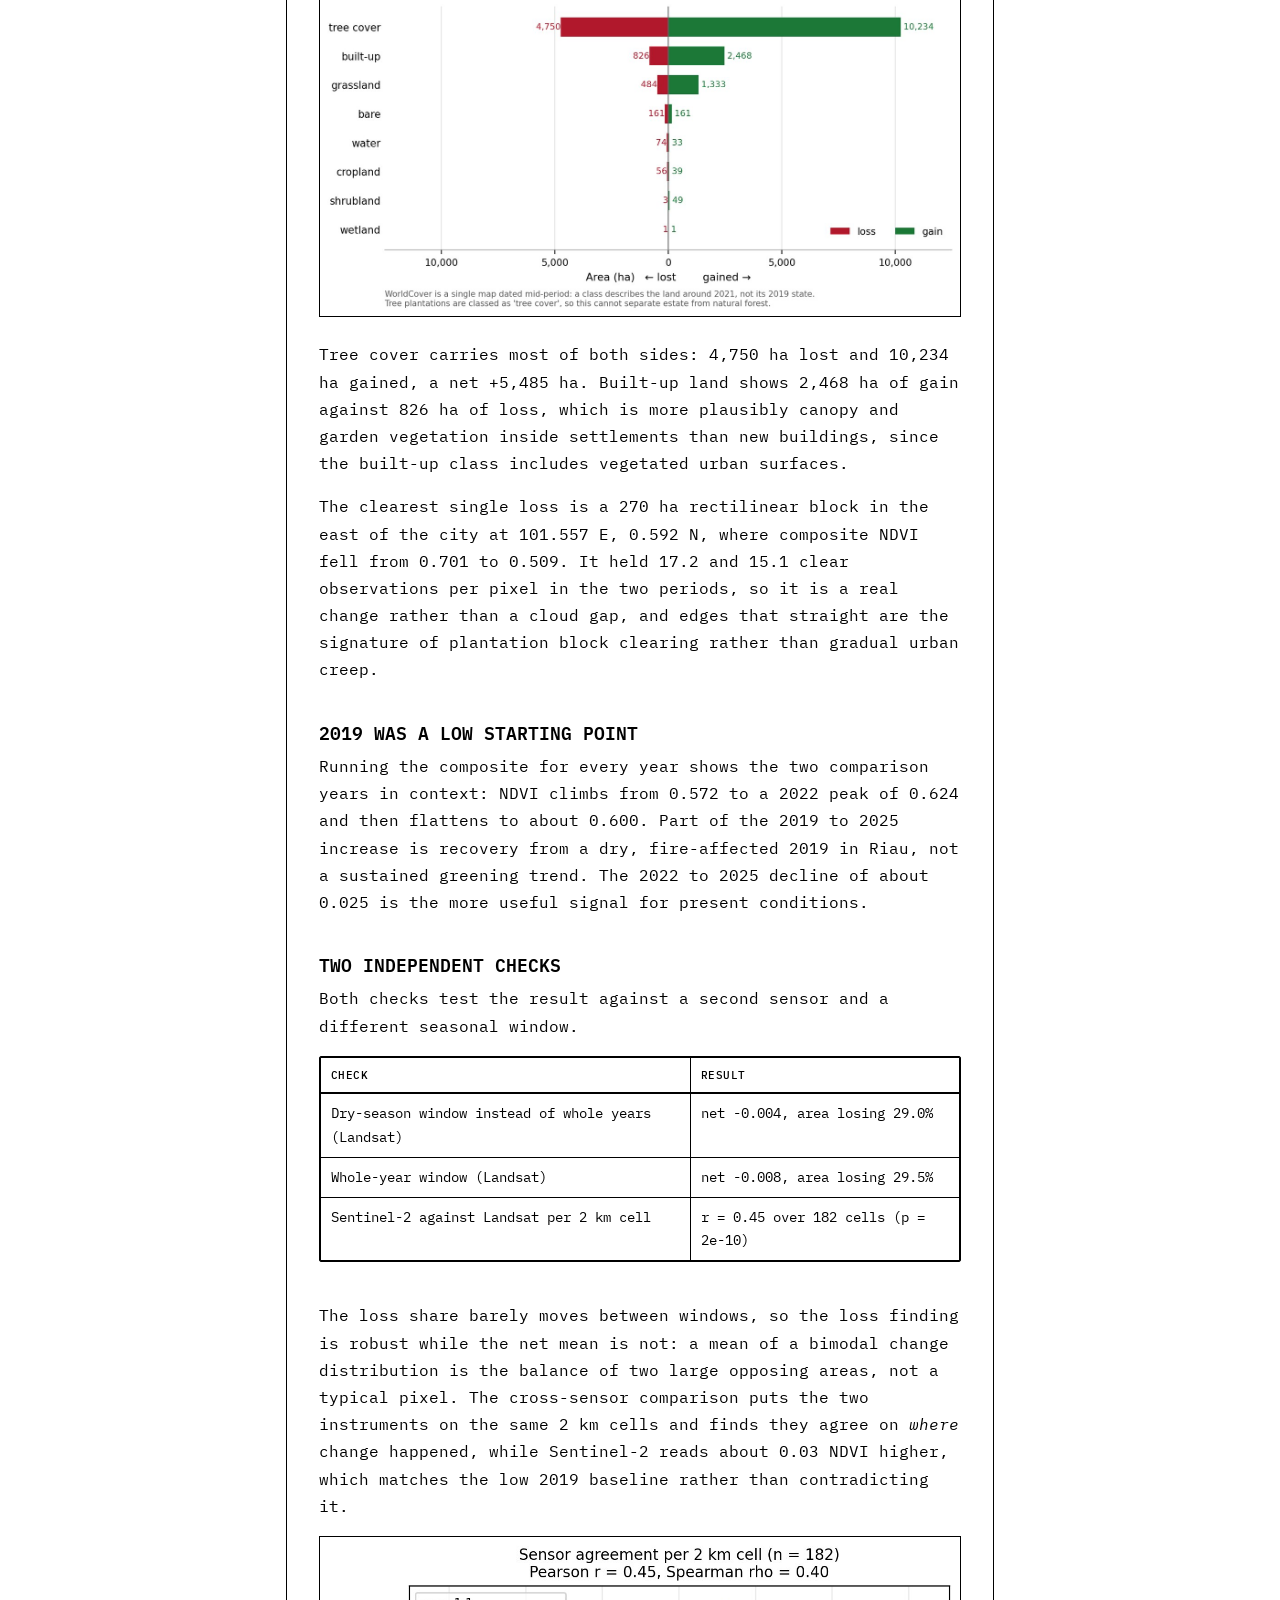
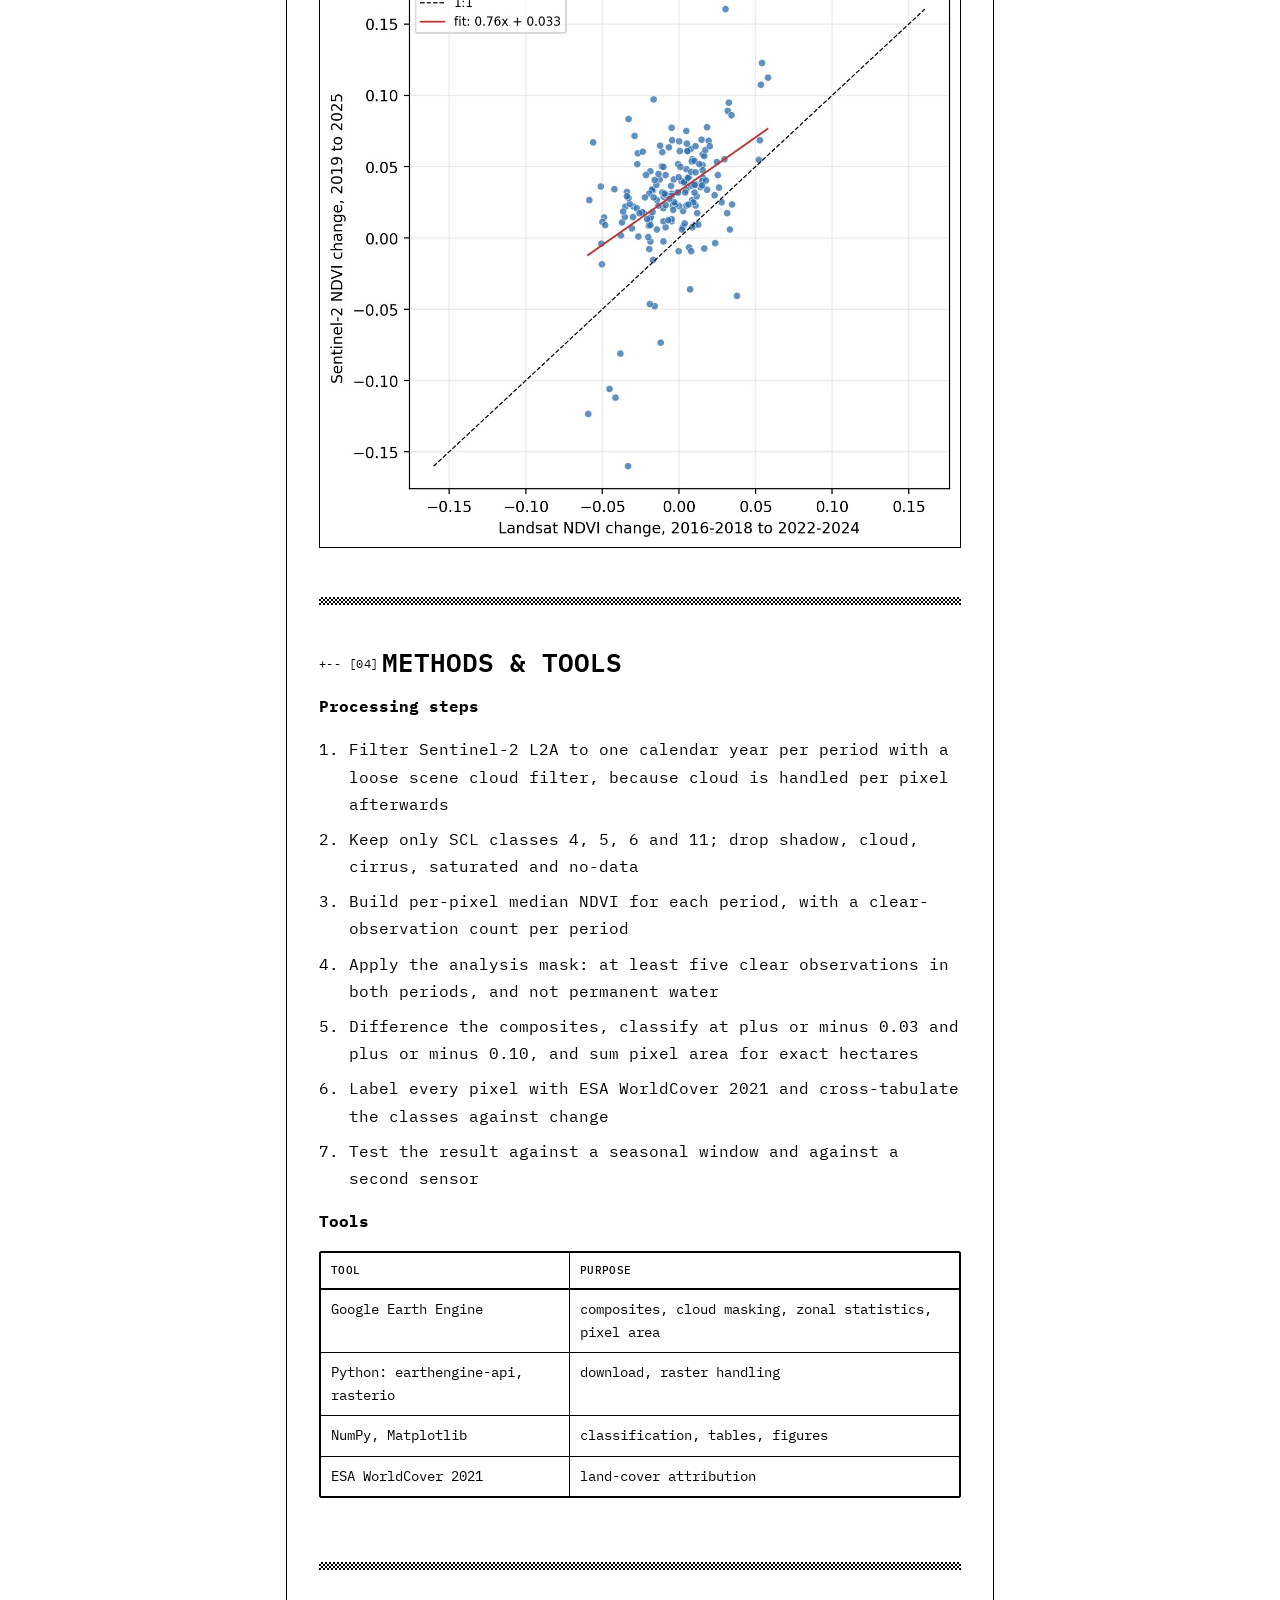
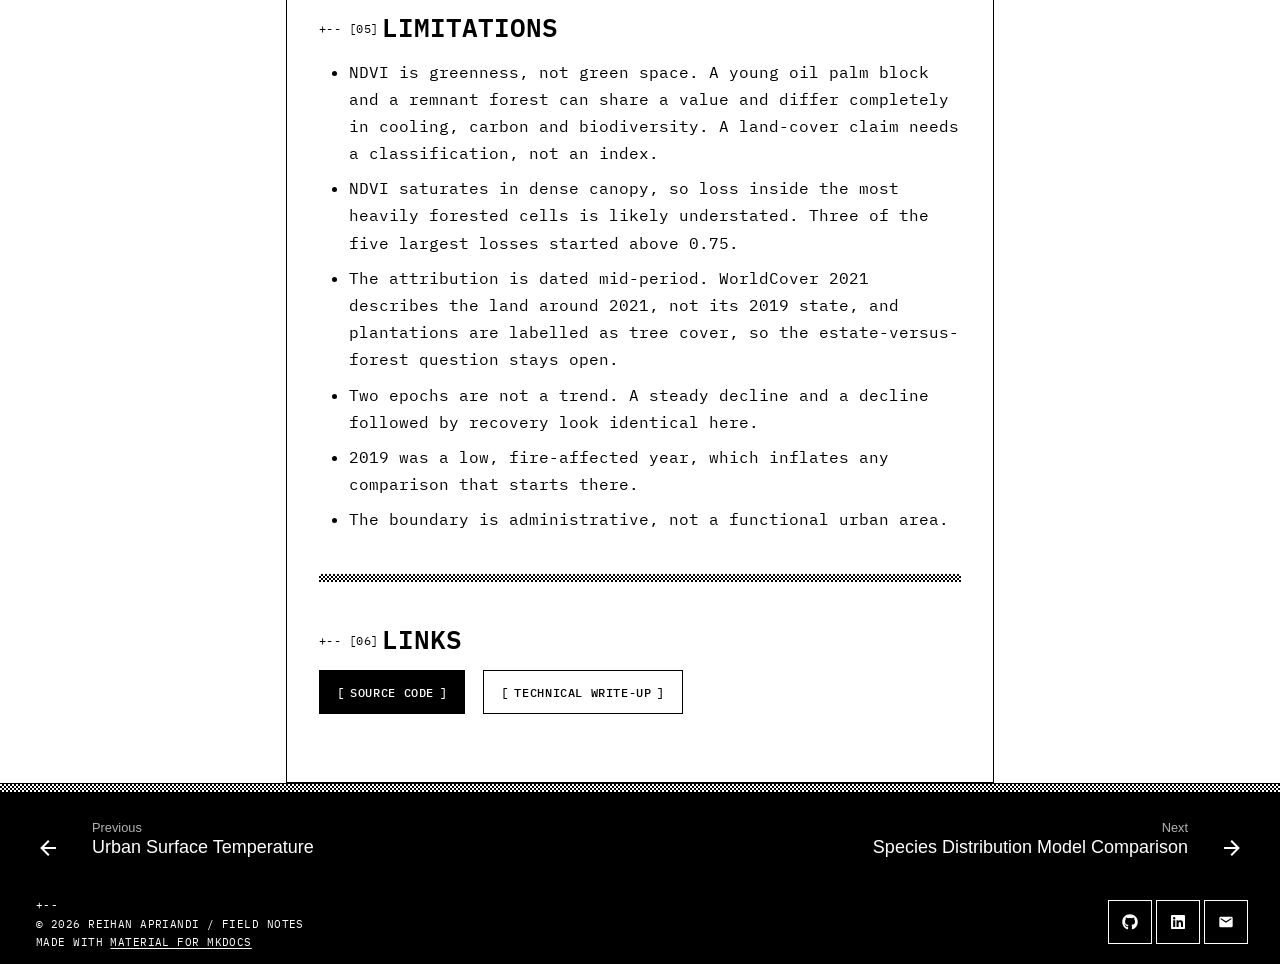
<file: projects/urban-green-space/index.html>
<!doctype html>
<html lang="en" class="no-js">
  <head>
    
      <meta charset="utf-8">
      <meta name="viewport" content="width=device-width,initial-scale=1">
      
        <meta name="description" content="Measuring vegetation loss and gain in Kota Pekanbaru from Sentinel-2: 20 m NDVI composites for 2019 and 2025, land-cover attribution of the change, a seasonal window test and a Landsat cross-check.">
      
      
        <meta name="author" content="Reihan Apriandi">
      
      
        <link rel="canonical" href="https://hansen-arch.github.io/projects/urban-green-space/">
      
      
        <link rel="prev" href="../urban-heat-island/">
      
      
        <link rel="next" href="../species-distribution-models/">
      
      
        
      
      
      <link rel="icon" href="../../assets/images/favicon.png">
      <meta name="generator" content="mkdocs-1.6.1, mkdocs-material-9.7.6">
    
    
      
        <title>Urban Green Space Change - Reihan Apriandi</title>
      
    
    
      <link rel="stylesheet" href="../../assets/stylesheets/main.484c7ddc.min.css">
      
        
        <link rel="stylesheet" href="../../assets/stylesheets/palette.ab4e12ef.min.css">
      
      


    
    
      
    
    
      
    
    
      <link rel="stylesheet" href="../../assets/css/onebit.css">
    
    <script>__md_scope=new URL("../..",location),__md_hash=e=>[...e].reduce(((e,_)=>(e<<5)-e+_.charCodeAt(0)),0),__md_get=(e,_=localStorage,t=__md_scope)=>JSON.parse(_.getItem(t.pathname+"."+e)),__md_set=(e,_,t=localStorage,a=__md_scope)=>{try{t.setItem(a.pathname+"."+e,JSON.stringify(_))}catch(e){}}</script>
    
      

    
    
<link rel="preconnect" href="https://fonts.googleapis.com">
<link rel="preconnect" href="https://fonts.gstatic.com" crossorigin>
<link rel="stylesheet" href="https://fonts.googleapis.com/css2?family=IBM+Plex+Mono:wght@400;500;600&display=swap">
<script type="application/ld+json">
{
  "@context": "https://schema.org",
  "@type": "Person",
  "name": "Reihan Apriandi",
  "jobTitle": "Forestry and Spatial Data Science",
  "description": "Forestry undergraduate at Universitas Riau working on GIS analysis, remote sensing, and forest field surveys.",
  "url": "https://hansen-arch.github.io/",
  "image": "https://hansen-arch.github.io/assets/images/profile.png",
  "email": "mailto:apriandireihan@gmail.com",
  "alumniOf": {
    "@type": "CollegeOrUniversity",
    "name": "Universitas Riau"
  },
  "address": {
    "@type": "PostalAddress",
    "addressLocality": "Pekanbaru",
    "addressRegion": "Riau",
    "addressCountry": "ID"
  },
  "knowsAbout": [
    "Geographic Information Systems",
    "Remote Sensing",
    "Forestry",
    "Google Earth Engine",
    "QGIS",
    "Forest Monitoring",
    "Above-Ground Biomass",
    "Carbon Stock Assessment",
    "Land Cover Classification"
  ],
  "sameAs": [
    "https://github.com/Hansen-arch",
    "https://www.linkedin.com/in/reihan-apriandi-700845266/"
  ]
}
</script>
<meta name="theme-color" content="#ffffff">

  </head>
  
  
    
    
      
    
    
    
    
    <body dir="ltr" data-md-color-scheme="default" data-md-color-primary="custom" data-md-color-accent="custom">
  
    
    <input class="md-toggle" data-md-toggle="drawer" type="checkbox" id="__drawer" autocomplete="off">
    <input class="md-toggle" data-md-toggle="search" type="checkbox" id="__search" autocomplete="off">
    <label class="md-overlay" for="__drawer"></label>
    <div data-md-component="skip">
      
        
        <a href="#urban-green-space-change" class="md-skip">
          Skip to content
        </a>
      
    </div>
    <div data-md-component="announce">
      
    </div>
    
    
      

<header class="md-header" data-md-component="header">
  <nav class="md-header__inner md-grid" aria-label="Header">
    <a href="../.." title="Reihan Apriandi" class="md-header__button md-logo" aria-label="Reihan Apriandi" data-md-component="logo">
      
  
  <svg xmlns="http://www.w3.org/2000/svg" viewBox="0 0 24 24"><path d="M12 8a3 3 0 0 0 3-3 3 3 0 0 0-3-3 3 3 0 0 0-3 3 3 3 0 0 0 3 3m0 3.54C9.64 9.35 6.5 8 3 8v11c3.5 0 6.64 1.35 9 3.54 2.36-2.19 5.5-3.54 9-3.54V8c-3.5 0-6.64 1.35-9 3.54"/></svg>

    </a>
    <label class="md-header__button md-icon" for="__drawer">
      
      <svg xmlns="http://www.w3.org/2000/svg" viewBox="0 0 24 24"><path d="M3 6h18v2H3zm0 5h18v2H3zm0 5h18v2H3z"/></svg>
    </label>
    <div class="md-header__title" data-md-component="header-title">
      <div class="md-header__ellipsis">
        <div class="md-header__topic">
          <span class="md-ellipsis">
            Reihan Apriandi
          </span>
        </div>
        <div class="md-header__topic" data-md-component="header-topic">
          <span class="md-ellipsis">
            
              Urban Green Space Change
            
          </span>
        </div>
      </div>
    </div>
    
      
        <form class="md-header__option" data-md-component="palette">
  
    
    
    
    <input class="md-option" data-md-color-media="" data-md-color-scheme="default" data-md-color-primary="custom" data-md-color-accent="custom"  aria-label="Invert to black"  type="radio" name="__palette" id="__palette_0">
    
      <label class="md-header__button md-icon" title="Invert to black" for="__palette_1" hidden>
        <svg xmlns="http://www.w3.org/2000/svg" viewBox="0 0 24 24"><path d="M12 19.58c-1.6 0-3.11-.62-4.24-1.75A5.95 5.95 0 0 1 6 13.58c0-1.58.62-3.11 1.76-4.24L12 5.1m5.66 2.83L12 2.27 6.34 7.93c-3.12 3.12-3.12 8.19 0 11.31A7.98 7.98 0 0 0 12 21.58c2.05 0 4.1-.78 5.66-2.34 3.12-3.12 3.12-8.19 0-11.31"/></svg>
      </label>
    
  
    
    
    
    <input class="md-option" data-md-color-media="" data-md-color-scheme="slate" data-md-color-primary="custom" data-md-color-accent="custom"  aria-label="Invert to white paper"  type="radio" name="__palette" id="__palette_1">
    
      <label class="md-header__button md-icon" title="Invert to white paper" for="__palette_0" hidden>
        <svg xmlns="http://www.w3.org/2000/svg" viewBox="0 0 24 24"><path d="M12 19.58c-1.6 0-3.11-.62-4.24-1.75A5.95 5.95 0 0 1 6 13.58c0-1.58.62-3.11 1.76-4.24L12 5.1m5.66 2.83L12 2.27 6.34 7.93c-3.12 3.12-3.12 8.19 0 11.31A7.98 7.98 0 0 0 12 21.58c2.05 0 4.1-.78 5.66-2.34 3.12-3.12 3.12-8.19 0-11.31"/></svg>
      </label>
    
  
</form>
      
    
    
      <script>var palette=__md_get("__palette");if(palette&&palette.color){if("(prefers-color-scheme)"===palette.color.media){var media=matchMedia("(prefers-color-scheme: light)"),input=document.querySelector(media.matches?"[data-md-color-media='(prefers-color-scheme: light)']":"[data-md-color-media='(prefers-color-scheme: dark)']");palette.color.media=input.getAttribute("data-md-color-media"),palette.color.scheme=input.getAttribute("data-md-color-scheme"),palette.color.primary=input.getAttribute("data-md-color-primary"),palette.color.accent=input.getAttribute("data-md-color-accent")}for(var[key,value]of Object.entries(palette.color))document.body.setAttribute("data-md-color-"+key,value)}</script>
    
    
    
      
      
        <label class="md-header__button md-icon" for="__search">
          
          <svg xmlns="http://www.w3.org/2000/svg" viewBox="0 0 24 24"><path d="M9.5 3A6.5 6.5 0 0 1 16 9.5c0 1.61-.59 3.09-1.56 4.23l.27.27h.79l5 5-1.5 1.5-5-5v-.79l-.27-.27A6.52 6.52 0 0 1 9.5 16 6.5 6.5 0 0 1 3 9.5 6.5 6.5 0 0 1 9.5 3m0 2C7 5 5 7 5 9.5S7 14 9.5 14 14 12 14 9.5 12 5 9.5 5"/></svg>
        </label>
        <div class="md-search" data-md-component="search" role="dialog">
  <label class="md-search__overlay" for="__search"></label>
  <div class="md-search__inner" role="search">
    <form class="md-search__form" name="search">
      <input type="text" class="md-search__input" name="query" aria-label="Search" placeholder="Search" autocapitalize="off" autocorrect="off" autocomplete="off" spellcheck="false" data-md-component="search-query" required>
      <label class="md-search__icon md-icon" for="__search">
        
        <svg xmlns="http://www.w3.org/2000/svg" viewBox="0 0 24 24"><path d="M9.5 3A6.5 6.5 0 0 1 16 9.5c0 1.61-.59 3.09-1.56 4.23l.27.27h.79l5 5-1.5 1.5-5-5v-.79l-.27-.27A6.52 6.52 0 0 1 9.5 16 6.5 6.5 0 0 1 3 9.5 6.5 6.5 0 0 1 9.5 3m0 2C7 5 5 7 5 9.5S7 14 9.5 14 14 12 14 9.5 12 5 9.5 5"/></svg>
        
        <svg xmlns="http://www.w3.org/2000/svg" viewBox="0 0 24 24"><path d="M20 11v2H8l5.5 5.5-1.42 1.42L4.16 12l7.92-7.92L13.5 5.5 8 11z"/></svg>
      </label>
      <nav class="md-search__options" aria-label="Search">
        
        <button type="reset" class="md-search__icon md-icon" title="Clear" aria-label="Clear" tabindex="-1">
          
          <svg xmlns="http://www.w3.org/2000/svg" viewBox="0 0 24 24"><path d="M19 6.41 17.59 5 12 10.59 6.41 5 5 6.41 10.59 12 5 17.59 6.41 19 12 13.41 17.59 19 19 17.59 13.41 12z"/></svg>
        </button>
      </nav>
      
    </form>
    <div class="md-search__output">
      <div class="md-search__scrollwrap" tabindex="0" data-md-scrollfix>
        <div class="md-search-result" data-md-component="search-result">
          <div class="md-search-result__meta">
            Initializing search
          </div>
          <ol class="md-search-result__list" role="presentation"></ol>
        </div>
      </div>
    </div>
  </div>
</div>
      
    
    
  </nav>
  
</header>
    
    <div class="md-container" data-md-component="container">
      
      
        
          
            
<nav class="md-tabs" aria-label="Tabs" data-md-component="tabs">
  <div class="md-grid">
    <ul class="md-tabs__list">
      
        
  
  
  
  
    <li class="md-tabs__item">
      <a href="../.." class="md-tabs__link">
        
  
  
    
  
  Home

      </a>
    </li>
  

      
        
  
  
  
    
  
  
    
    
      <li class="md-tabs__item md-tabs__item--active">
        <a href="../" class="md-tabs__link">
          
  
  
  Projects

        </a>
      </li>
    
  

      
        
  
  
  
  
    <li class="md-tabs__item">
      <a href="../../experience/" class="md-tabs__link">
        
  
  
    
  
  Experience

      </a>
    </li>
  

      
        
  
  
  
  
    <li class="md-tabs__item">
      <a href="../../contact/" class="md-tabs__link">
        
  
  
    
  
  Contact

      </a>
    </li>
  

      
    </ul>
  </div>
</nav>
          
        
      
      <main class="md-main" data-md-component="main">
        <div class="md-main__inner md-grid">
          
            
              
              <div class="md-sidebar md-sidebar--primary" data-md-component="sidebar" data-md-type="navigation" >
                <div class="md-sidebar__scrollwrap">
                  <div class="md-sidebar__inner">
                    


  


<nav class="md-nav md-nav--primary md-nav--lifted" aria-label="Navigation" data-md-level="0">
  <label class="md-nav__title" for="__drawer">
    <a href="../.." title="Reihan Apriandi" class="md-nav__button md-logo" aria-label="Reihan Apriandi" data-md-component="logo">
      
  
  <svg xmlns="http://www.w3.org/2000/svg" viewBox="0 0 24 24"><path d="M12 8a3 3 0 0 0 3-3 3 3 0 0 0-3-3 3 3 0 0 0-3 3 3 3 0 0 0 3 3m0 3.54C9.64 9.35 6.5 8 3 8v11c3.5 0 6.64 1.35 9 3.54 2.36-2.19 5.5-3.54 9-3.54V8c-3.5 0-6.64 1.35-9 3.54"/></svg>

    </a>
    Reihan Apriandi
  </label>
  
  <ul class="md-nav__list" data-md-scrollfix>
    
      
      
  
  
  
  
    <li class="md-nav__item">
      <a href="../.." class="md-nav__link">
        
  
  
  <span class="md-ellipsis">
    
  
    Home
  

    
  </span>
  
  

      </a>
    </li>
  

    
      
      
  
  
    
  
  
  
    
    
    
    
      
        
        
      
      
    
    
    <li class="md-nav__item md-nav__item--active md-nav__item--section md-nav__item--nested">
      
        
        
        <input class="md-nav__toggle md-toggle " type="checkbox" id="__nav_2" checked>
        
          
          <label class="md-nav__link" for="__nav_2" id="__nav_2_label" tabindex="">
            
  
  
  <span class="md-ellipsis">
    
  
    Projects
  

    
  </span>
  
  

            <span class="md-nav__icon md-icon"></span>
          </label>
        
        <nav class="md-nav" data-md-level="1" aria-labelledby="__nav_2_label" aria-expanded="true">
          <label class="md-nav__title" for="__nav_2">
            <span class="md-nav__icon md-icon"></span>
            
  
    Projects
  

          </label>
          <ul class="md-nav__list" data-md-scrollfix>
            
              
                
  
  
  
  
    <li class="md-nav__item">
      <a href="../" class="md-nav__link">
        
  
  
  <span class="md-ellipsis">
    
  
    All Projects
  

    
  </span>
  
  

      </a>
    </li>
  

              
            
              
                
  
  
  
  
    <li class="md-nav__item">
      <a href="../palm-tree-counting/" class="md-nav__link">
        
  
  
  <span class="md-ellipsis">
    
  
    Palm Tree Counting
  

    
  </span>
  
  

      </a>
    </li>
  

              
            
              
                
  
  
  
  
    <li class="md-nav__item">
      <a href="../biosift/" class="md-nav__link">
        
  
  
  <span class="md-ellipsis">
    
  
    BioSift
  

    
  </span>
  
  

      </a>
    </li>
  

              
            
              
                
  
  
  
  
    <li class="md-nav__item">
      <a href="../flood-coverage/" class="md-nav__link">
        
  
  
  <span class="md-ellipsis">
    
  
    Flood Coverage
  

    
  </span>
  
  

      </a>
    </li>
  

              
            
              
                
  
  
  
  
    <li class="md-nav__item">
      <a href="../urban-heat-island/" class="md-nav__link">
        
  
  
  <span class="md-ellipsis">
    
  
    Urban Surface Temperature
  

    
  </span>
  
  

      </a>
    </li>
  

              
            
              
                
  
  
    
  
  
  
    <li class="md-nav__item md-nav__item--active">
      
      <input class="md-nav__toggle md-toggle" type="checkbox" id="__toc">
      
      
        
      
      
        <label class="md-nav__link md-nav__link--active" for="__toc">
          
  
  
  <span class="md-ellipsis">
    
  
    Urban Green Space Change
  

    
  </span>
  
  

          <span class="md-nav__icon md-icon"></span>
        </label>
      
      <a href="./" class="md-nav__link md-nav__link--active">
        
  
  
  <span class="md-ellipsis">
    
  
    Urban Green Space Change
  

    
  </span>
  
  

      </a>
      
        

<nav class="md-nav md-nav--secondary" aria-label="Table of contents">
  
  
  
    
  
  
    <label class="md-nav__title" for="__toc">
      <span class="md-nav__icon md-icon"></span>
      Table of contents
    </label>
    <ul class="md-nav__list" data-md-component="toc" data-md-scrollfix>
      
        <li class="md-nav__item">
  <a href="#overview" class="md-nav__link">
    <span class="md-ellipsis">
      
        Overview
      
    </span>
  </a>
  
</li>
      
        <li class="md-nav__item">
  <a href="#method" class="md-nav__link">
    <span class="md-ellipsis">
      
        Method
      
    </span>
  </a>
  
    <nav class="md-nav" aria-label="Method">
      <ul class="md-nav__list">
        
          <li class="md-nav__item">
  <a href="#why-20-m-and-why-whole-years" class="md-nav__link">
    <span class="md-ellipsis">
      
        Why 20 m, and why whole years
      
    </span>
  </a>
  
</li>
        
          <li class="md-nav__item">
  <a href="#change-classes-and-attribution" class="md-nav__link">
    <span class="md-ellipsis">
      
        Change classes and attribution
      
    </span>
  </a>
  
</li>
        
      </ul>
    </nav>
  
</li>
      
        <li class="md-nav__item">
  <a href="#results" class="md-nav__link">
    <span class="md-ellipsis">
      
        Results
      
    </span>
  </a>
  
    <nav class="md-nav" aria-label="Results">
      <ul class="md-nav__list">
        
          <li class="md-nav__item">
  <a href="#where-the-change-happened" class="md-nav__link">
    <span class="md-ellipsis">
      
        Where the change happened
      
    </span>
  </a>
  
</li>
        
          <li class="md-nav__item">
  <a href="#2019-was-a-low-starting-point" class="md-nav__link">
    <span class="md-ellipsis">
      
        2019 was a low starting point
      
    </span>
  </a>
  
</li>
        
          <li class="md-nav__item">
  <a href="#two-independent-checks" class="md-nav__link">
    <span class="md-ellipsis">
      
        Two independent checks
      
    </span>
  </a>
  
</li>
        
      </ul>
    </nav>
  
</li>
      
        <li class="md-nav__item">
  <a href="#methods-tools" class="md-nav__link">
    <span class="md-ellipsis">
      
        Methods &amp; Tools
      
    </span>
  </a>
  
</li>
      
        <li class="md-nav__item">
  <a href="#limitations" class="md-nav__link">
    <span class="md-ellipsis">
      
        Limitations
      
    </span>
  </a>
  
</li>
      
        <li class="md-nav__item">
  <a href="#links" class="md-nav__link">
    <span class="md-ellipsis">
      
        Links
      
    </span>
  </a>
  
</li>
      
    </ul>
  
</nav>
      
    </li>
  

              
            
              
                
  
  
  
  
    <li class="md-nav__item">
      <a href="../species-distribution-models/" class="md-nav__link">
        
  
  
  <span class="md-ellipsis">
    
  
    Species Distribution Model Comparison
  

    
  </span>
  
  

      </a>
    </li>
  

              
            
          </ul>
        </nav>
      
    </li>
  

    
      
      
  
  
  
  
    <li class="md-nav__item">
      <a href="../../experience/" class="md-nav__link">
        
  
  
  <span class="md-ellipsis">
    
  
    Experience
  

    
  </span>
  
  

      </a>
    </li>
  

    
      
      
  
  
  
  
    <li class="md-nav__item">
      <a href="../../contact/" class="md-nav__link">
        
  
  
  <span class="md-ellipsis">
    
  
    Contact
  

    
  </span>
  
  

      </a>
    </li>
  

    
  </ul>
</nav>
                  </div>
                </div>
              </div>
            
            
              
              <div class="md-sidebar md-sidebar--secondary" data-md-component="sidebar" data-md-type="toc" >
                <div class="md-sidebar__scrollwrap">
                  <div class="md-sidebar__inner">
                    

<nav class="md-nav md-nav--secondary" aria-label="Table of contents">
  
  
  
    
  
  
    <label class="md-nav__title" for="__toc">
      <span class="md-nav__icon md-icon"></span>
      Table of contents
    </label>
    <ul class="md-nav__list" data-md-component="toc" data-md-scrollfix>
      
        <li class="md-nav__item">
  <a href="#overview" class="md-nav__link">
    <span class="md-ellipsis">
      
        Overview
      
    </span>
  </a>
  
</li>
      
        <li class="md-nav__item">
  <a href="#method" class="md-nav__link">
    <span class="md-ellipsis">
      
        Method
      
    </span>
  </a>
  
    <nav class="md-nav" aria-label="Method">
      <ul class="md-nav__list">
        
          <li class="md-nav__item">
  <a href="#why-20-m-and-why-whole-years" class="md-nav__link">
    <span class="md-ellipsis">
      
        Why 20 m, and why whole years
      
    </span>
  </a>
  
</li>
        
          <li class="md-nav__item">
  <a href="#change-classes-and-attribution" class="md-nav__link">
    <span class="md-ellipsis">
      
        Change classes and attribution
      
    </span>
  </a>
  
</li>
        
      </ul>
    </nav>
  
</li>
      
        <li class="md-nav__item">
  <a href="#results" class="md-nav__link">
    <span class="md-ellipsis">
      
        Results
      
    </span>
  </a>
  
    <nav class="md-nav" aria-label="Results">
      <ul class="md-nav__list">
        
          <li class="md-nav__item">
  <a href="#where-the-change-happened" class="md-nav__link">
    <span class="md-ellipsis">
      
        Where the change happened
      
    </span>
  </a>
  
</li>
        
          <li class="md-nav__item">
  <a href="#2019-was-a-low-starting-point" class="md-nav__link">
    <span class="md-ellipsis">
      
        2019 was a low starting point
      
    </span>
  </a>
  
</li>
        
          <li class="md-nav__item">
  <a href="#two-independent-checks" class="md-nav__link">
    <span class="md-ellipsis">
      
        Two independent checks
      
    </span>
  </a>
  
</li>
        
      </ul>
    </nav>
  
</li>
      
        <li class="md-nav__item">
  <a href="#methods-tools" class="md-nav__link">
    <span class="md-ellipsis">
      
        Methods &amp; Tools
      
    </span>
  </a>
  
</li>
      
        <li class="md-nav__item">
  <a href="#limitations" class="md-nav__link">
    <span class="md-ellipsis">
      
        Limitations
      
    </span>
  </a>
  
</li>
      
        <li class="md-nav__item">
  <a href="#links" class="md-nav__link">
    <span class="md-ellipsis">
      
        Links
      
    </span>
  </a>
  
</li>
      
    </ul>
  
</nav>
                  </div>
                </div>
              </div>
            
          
          
            <div class="md-content" data-md-component="content">
              
              <article class="md-content__inner md-typeset">
                
                  



<h1 id="urban-green-space-change">Urban Green Space Change</h1>
<p><img alt="NDVI change across Kota Pekanbaru" class="plate" src="../../assets/images/green-1.jpg" /></p>
<p class="plate-caption">Plate 01 · Kota Pekanbaru boundary, UTM 47N · 20 m NDVI change, 2019 to 2025</p>

<h2 id="overview">Overview</h2>
<p>Pekanbaru has grown into surrounding forest, plantation and peat. This project asks which
ground lost vegetation, which gained it, and what land cover was there when the change
happened.</p>
<p>Two calendar years of Sentinel-2 surface reflectance are compared on the city boundary
itself, at the 20 m resolution of the cloud mask. Cloud is
handled per pixel from the Sentinel-2 classification layer, and pixels without at least five
clear observations in both years are dropped rather than averaged over whatever survived.</p>
<table>
<thead>
<tr>
<th></th>
<th></th>
</tr>
</thead>
<tbody>
<tr>
<td><strong>Study area</strong></td>
<td>Kota Pekanbaru, Riau (FAO GAUL 2025 boundary), 62,884 ha</td>
</tr>
<tr>
<td><strong>Projection</strong></td>
<td>WGS 84 / UTM zone 47N (EPSG:32647), 20 m</td>
</tr>
<tr>
<td><strong>Source</strong></td>
<td>Sentinel-2 L2A surface reflectance, SCL cloud mask</td>
</tr>
<tr>
<td><strong>Periods</strong></td>
<td>2019 (43 scenes) and 2025 (39 scenes)</td>
</tr>
<tr>
<td><strong>Role</strong></td>
<td>Solo project</td>
</tr>
<tr>
<td><strong>Status</strong></td>
<td>Analysis complete, source public</td>
</tr>
</tbody>
</table>
<hr />
<h2 id="method">Method</h2>
<h3 id="why-20-m-and-why-whole-years">Why 20 m, and why whole years</h3>
<p>The Sentinel-2 classification layer that carries the cloud flag is native at 20 m. Analysing
at 10 m would mean interpolating the mask, so 20 m is the finest grid where the mask is an
observation rather than a guess.</p>
<p>Each period is a median of every clear observation in the calendar year. The composite is
built per pixel, so a scene that is cloudy over the city but clear over the rest of the tile
is not thrown away, and about 15 clear observations per pixel survive on average.</p>
<p>A pixel is analysed only if it has at least five clear observations in both periods and is
not permanent water, so the city mean is a land figure and not a river statistic. That
leaves 62,110 ha, or 98.8% of the city.</p>
<h3 id="change-classes-and-attribution">Change classes and attribution</h3>
<p>Change is classified at plus or minus 0.03 NDVI, roughly the noise floor between two clear
composites, and the areas come from summing pixel area rather than multiplying a pixel count
by a nominal size. Every analysed pixel is then labelled with ESA WorldCover 2021 and the
classes are cross-tabulated, so the attribution totals reconcile with the headline.</p>
<hr />
<h2 id="results">Results</h2>
<p>Mean NDVI rose from <strong>0.576 to 0.605</strong> (+0.028). The class table below separates loss,
stable ground, and gain.</p>
<table>
<thead>
<tr>
<th></th>
<th>2019</th>
<th>2025</th>
<th>Change</th>
</tr>
</thead>
<tbody>
<tr>
<td>Mean NDVI</td>
<td>0.576</td>
<td>0.605</td>
<td><strong>+0.028</strong></td>
</tr>
<tr>
<td>Median NDVI</td>
<td>0.668</td>
<td>0.707</td>
<td>+0.039</td>
</tr>
<tr>
<td>Scenes used</td>
<td>43</td>
<td>39</td>
<td>n/a</td>
</tr>
</tbody>
</table>
<table>
<thead>
<tr>
<th>Class (change above 0.10 NDVI)</th>
<th>Area (ha)</th>
<th>Share</th>
</tr>
</thead>
<tbody>
<tr>
<td>Loss</td>
<td>6,356</td>
<td>10.2%</td>
</tr>
<tr>
<td>Stable</td>
<td>41,436</td>
<td>66.7%</td>
</tr>
<tr>
<td>Gain</td>
<td>14,318</td>
<td>23.1%</td>
</tr>
<tr>
<td><strong>Net</strong></td>
<td><strong>+7,962</strong></td>
<td></td>
</tr>
</tbody>
</table>
<h3 id="where-the-change-happened">Where the change happened</h3>
<p><img alt="Land cover attribution of loss and gain" src="../../assets/images/green-2.jpg" /></p>
<p>Tree cover carries most of both sides: 4,750 ha lost and 10,234 ha gained, a net +5,485 ha.
Built-up land shows 2,468 ha of gain against 826 ha of loss, which is more plausibly canopy
and garden vegetation inside settlements than new buildings, since the built-up class
includes vegetated urban surfaces.</p>
<p>The clearest single loss is a 270 ha rectilinear block in the east of the city at
101.557 E, 0.592 N, where composite NDVI fell from 0.701 to 0.509. It held 17.2 and 15.1
clear observations per pixel in the two periods, so it is a real change rather than a cloud
gap, and edges that straight are the signature of plantation block clearing rather than
gradual urban creep.</p>
<h3 id="2019-was-a-low-starting-point">2019 was a low starting point</h3>
<p>Running the composite for every year shows the two comparison years in context: NDVI climbs
from 0.572 to a 2022 peak of 0.624 and then flattens to about 0.600. Part of the 2019 to
2025 increase is recovery from a dry, fire-affected 2019 in Riau, not a sustained greening
trend. The 2022 to 2025 decline of about 0.025 is the more useful signal for present
conditions.</p>
<h3 id="two-independent-checks">Two independent checks</h3>
<p>Both checks test the result against a second sensor and a different seasonal window.</p>
<table>
<thead>
<tr>
<th>Check</th>
<th>Result</th>
</tr>
</thead>
<tbody>
<tr>
<td>Dry-season window instead of whole years (Landsat)</td>
<td>net -0.004, area losing 29.0%</td>
</tr>
<tr>
<td>Whole-year window (Landsat)</td>
<td>net -0.008, area losing 29.5%</td>
</tr>
<tr>
<td>Sentinel-2 against Landsat per 2 km cell</td>
<td>r = 0.45 over 182 cells (p = 2e-10)</td>
</tr>
</tbody>
</table>
<p>The loss share barely moves between windows, so the loss finding is robust while the net
mean is not: a mean of a bimodal change distribution is the balance of two large opposing
areas, not a typical pixel. The cross-sensor comparison puts the two instruments on the same
2 km cells and finds they agree on <em>where</em> change happened, while Sentinel-2 reads about
0.03 NDVI higher, which matches the low 2019 baseline rather than contradicting it.</p>
<p><img alt="Sentinel-2 and Landsat change per grid cell" src="../../assets/images/green-3.jpg" /></p>
<hr />
<h2 id="methods-tools">Methods &amp; Tools</h2>
<p><strong>Processing steps</strong></p>
<ol>
<li>Filter Sentinel-2 L2A to one calendar year per period with a loose scene cloud filter,
   because cloud is handled per pixel afterwards</li>
<li>Keep only SCL classes 4, 5, 6 and 11; drop shadow, cloud, cirrus, saturated and no-data</li>
<li>Build per-pixel median NDVI for each period, with a clear-observation count per period</li>
<li>Apply the analysis mask: at least five clear observations in both periods, and not
   permanent water</li>
<li>Difference the composites, classify at plus or minus 0.03 and plus or minus 0.10, and sum
   pixel area for exact hectares</li>
<li>Label every pixel with ESA WorldCover 2021 and cross-tabulate the classes against change</li>
<li>Test the result against a seasonal window and against a second sensor</li>
</ol>
<p><strong>Tools</strong></p>
<table>
<thead>
<tr>
<th>Tool</th>
<th>Purpose</th>
</tr>
</thead>
<tbody>
<tr>
<td>Google Earth Engine</td>
<td>composites, cloud masking, zonal statistics, pixel area</td>
</tr>
<tr>
<td>Python: earthengine-api, rasterio</td>
<td>download, raster handling</td>
</tr>
<tr>
<td>NumPy, Matplotlib</td>
<td>classification, tables, figures</td>
</tr>
<tr>
<td>ESA WorldCover 2021</td>
<td>land-cover attribution</td>
</tr>
</tbody>
</table>
<hr />
<h2 id="limitations">Limitations</h2>
<ul>
<li>NDVI is greenness, not green space. A young oil palm block and a remnant forest can share a value and differ completely in cooling, carbon and biodiversity. A land-cover claim needs a classification, not an index.</li>
<li>NDVI saturates in dense canopy, so loss inside the most heavily forested cells is likely understated. Three of the five largest losses started above 0.75.</li>
<li>The attribution is dated mid-period. WorldCover 2021 describes the land around 2021, not its 2019 state, and plantations are labelled as tree cover, so the estate-versus-forest question stays open.</li>
<li>Two epochs are not a trend. A steady decline and a decline followed by recovery look identical here.</li>
<li>2019 was a low, fire-affected year, which inflates any comparison that starts there.</li>
<li>The boundary is administrative, not a functional urban area.</li>
</ul>
<hr />
<h2 id="links">Links</h2>
<p><a class="md-button md-button--primary" href="https://github.com/Hansen-arch/urban-green-space-change">Source code</a>
<a class="md-button" href="https://github.com/Hansen-arch/urban-green-space-change#readme">Technical write-up</a></p>







  
  






                
              </article>
            </div>
          
          
<script>var target=document.getElementById(location.hash.slice(1));target&&target.name&&(target.checked=target.name.startsWith("__tabbed_"))</script>
        </div>
        
          <button type="button" class="md-top md-icon" data-md-component="top" hidden>
  
  <svg xmlns="http://www.w3.org/2000/svg" viewBox="0 0 24 24"><path d="M13 20h-2V8l-5.5 5.5-1.42-1.42L12 4.16l7.92 7.92-1.42 1.42L13 8z"/></svg>
  Back to top
</button>
        
      </main>
      
        <footer class="md-footer">
  
    
      
      <nav class="md-footer__inner md-grid" aria-label="Footer" >
        
          
          <a href="../urban-heat-island/" class="md-footer__link md-footer__link--prev" aria-label="Previous: Urban Surface Temperature">
            <div class="md-footer__button md-icon">
              
              <svg xmlns="http://www.w3.org/2000/svg" viewBox="0 0 24 24"><path d="M20 11v2H8l5.5 5.5-1.42 1.42L4.16 12l7.92-7.92L13.5 5.5 8 11z"/></svg>
            </div>
            <div class="md-footer__title">
              <span class="md-footer__direction">
                Previous
              </span>
              <div class="md-ellipsis">
                Urban Surface Temperature
              </div>
            </div>
          </a>
        
        
          
          <a href="../species-distribution-models/" class="md-footer__link md-footer__link--next" aria-label="Next: Species Distribution Model Comparison">
            <div class="md-footer__title">
              <span class="md-footer__direction">
                Next
              </span>
              <div class="md-ellipsis">
                Species Distribution Model Comparison
              </div>
            </div>
            <div class="md-footer__button md-icon">
              
              <svg xmlns="http://www.w3.org/2000/svg" viewBox="0 0 24 24"><path d="M4 11v2h12l-5.5 5.5 1.42 1.42L19.84 12l-7.92-7.92L10.5 5.5 16 11z"/></svg>
            </div>
          </a>
        
      </nav>
    
  
  <div class="md-footer-meta md-typeset">
    <div class="md-footer-meta__inner md-grid">
      <div class="md-copyright">
  
    <div class="md-copyright__highlight">
      © 2026 Reihan Apriandi / Field notes
    </div>
  
  
    Made with
    <a href="https://squidfunk.github.io/mkdocs-material/" target="_blank" rel="noopener">
      Material for MkDocs
    </a>
  
</div>
      
        
<div class="md-social">
  
    
    
    
    
    <a href="https://github.com/Hansen-arch" target="_blank" rel="noopener" title="GitHub" class="md-social__link">
      <svg xmlns="http://www.w3.org/2000/svg" viewBox="0 0 512 512"><!--! Font Awesome Free 7.1.0 by @fontawesome - https://fontawesome.com License - https://fontawesome.com/license/free (Icons: CC BY 4.0, Fonts: SIL OFL 1.1, Code: MIT License) Copyright 2025 Fonticons, Inc.--><path d="M173.9 397.4c0 2-2.3 3.6-5.2 3.6-3.3.3-5.6-1.3-5.6-3.6 0-2 2.3-3.6 5.2-3.6 3-.3 5.6 1.3 5.6 3.6m-31.1-4.5c-.7 2 1.3 4.3 4.3 4.9 2.6 1 5.6 0 6.2-2s-1.3-4.3-4.3-5.2c-2.6-.7-5.5.3-6.2 2.3m44.2-1.7c-2.9.7-4.9 2.6-4.6 4.9.3 2 2.9 3.3 5.9 2.6 2.9-.7 4.9-2.6 4.6-4.6-.3-1.9-3-3.2-5.9-2.9M252.8 8C114.1 8 8 113.3 8 252c0 110.9 69.8 205.8 169.5 239.2 12.8 2.3 17.3-5.6 17.3-12.1 0-6.2-.3-40.4-.3-61.4 0 0-70 15-84.7-29.8 0 0-11.4-29.1-27.8-36.6 0 0-22.9-15.7 1.6-15.4 0 0 24.9 2 38.6 25.8 21.9 38.6 58.6 27.5 72.9 20.9 2.3-16 8.8-27.1 16-33.7-55.9-6.2-112.3-14.3-112.3-110.5 0-27.5 7.6-41.3 23.6-58.9-2.6-6.5-11.1-33.3 2.6-67.9 20.9-6.5 69 27 69 27 20-5.6 41.5-8.5 62.8-8.5s42.8 2.9 62.8 8.5c0 0 48.1-33.6 69-27 13.7 34.7 5.2 61.4 2.6 67.9 16 17.7 25.8 31.5 25.8 58.9 0 96.5-58.9 104.2-114.8 110.5 9.2 7.9 17 22.9 17 46.4 0 33.7-.3 75.4-.3 83.6 0 6.5 4.6 14.4 17.3 12.1C436.2 457.8 504 362.9 504 252 504 113.3 391.5 8 252.8 8M105.2 352.9c-1.3 1-1 3.3.7 5.2 1.6 1.6 3.9 2.3 5.2 1 1.3-1 1-3.3-.7-5.2-1.6-1.6-3.9-2.3-5.2-1m-10.8-8.1c-.7 1.3.3 2.9 2.3 3.9 1.6 1 3.6.7 4.3-.7.7-1.3-.3-2.9-2.3-3.9-2-.6-3.6-.3-4.3.7m32.4 35.6c-1.6 1.3-1 4.3 1.3 6.2 2.3 2.3 5.2 2.6 6.5 1 1.3-1.3.7-4.3-1.3-6.2-2.2-2.3-5.2-2.6-6.5-1m-11.4-14.7c-1.6 1-1.6 3.6 0 5.9s4.3 3.3 5.6 2.3c1.6-1.3 1.6-3.9 0-6.2-1.4-2.3-4-3.3-5.6-2"/></svg>
    </a>
  
    
    
    
    
    <a href="https://www.linkedin.com/in/reihan-apriandi-700845266/" target="_blank" rel="noopener" title="LinkedIn" class="md-social__link">
      <svg xmlns="http://www.w3.org/2000/svg" viewBox="0 0 448 512"><!--! Font Awesome Free 7.1.0 by @fontawesome - https://fontawesome.com License - https://fontawesome.com/license/free (Icons: CC BY 4.0, Fonts: SIL OFL 1.1, Code: MIT License) Copyright 2025 Fonticons, Inc.--><path d="M416 32H31.9C14.3 32 0 46.5 0 64.3v383.4C0 465.5 14.3 480 31.9 480H416c17.6 0 32-14.5 32-32.3V64.3c0-17.8-14.4-32.3-32-32.3M135.4 416H69V202.2h66.5V416zM102.2 96a38.5 38.5 0 1 1 0 77 38.5 38.5 0 1 1 0-77m282.1 320h-66.4V312c0-24.8-.5-56.7-34.5-56.7-34.6 0-39.9 27-39.9 54.9V416h-66.4V202.2h63.7v29.2h.9c8.9-16.8 30.6-34.5 62.9-34.5 67.2 0 79.7 44.3 79.7 101.9z"/></svg>
    </a>
  
    
    
    
    
    <a href="mailto:apriandireihan@gmail.com" target="_blank" rel="noopener" title="Email" class="md-social__link">
      <svg xmlns="http://www.w3.org/2000/svg" viewBox="0 0 24 24"><path d="m20 8-8 5-8-5V6l8 5 8-5m0-2H4c-1.11 0-2 .89-2 2v12a2 2 0 0 0 2 2h16a2 2 0 0 0 2-2V6a2 2 0 0 0-2-2"/></svg>
    </a>
  
</div>
      
    </div>
  </div>
</footer>
      
    </div>
    <div class="md-dialog" data-md-component="dialog">
      <div class="md-dialog__inner md-typeset"></div>
    </div>
    
    
    
      
      
      <script id="__config" type="application/json">{"annotate": null, "base": "../..", "features": ["navigation.tabs", "navigation.top", "navigation.instant", "navigation.footer", "content.code.copy"], "search": "../../assets/javascripts/workers/search.2c215733.min.js", "tags": null, "translations": {"clipboard.copied": "Copied to clipboard", "clipboard.copy": "Copy to clipboard", "search.result.more.one": "1 more on this page", "search.result.more.other": "# more on this page", "search.result.none": "No matching documents", "search.result.one": "1 matching document", "search.result.other": "# matching documents", "search.result.placeholder": "Type to start searching", "search.result.term.missing": "Missing", "select.version": "Select version"}, "version": null}</script>
    
    

      <script src="../../assets/javascripts/bundle.79ae519e.min.js"></script>
      
    
<svg xmlns="http://www.w3.org/2000/svg" aria-hidden="true" focusable="false" style="position:absolute;width:0;height:0;overflow:hidden">
  <defs>
    <filter id="ink-duotone" color-interpolation-filters="sRGB">
      <feComponentTransfer>
        <feFuncR type="table" tableValues="0 1"/>
        <feFuncG type="table" tableValues="0 1"/>
        <feFuncB type="table" tableValues="0 1"/>
      </feComponentTransfer>
    </filter>
    <filter id="ink-duotone-dark" color-interpolation-filters="sRGB">
      <feComponentTransfer>
        <feFuncR type="table" tableValues="1 0"/>
        <feFuncG type="table" tableValues="1 0"/>
        <feFuncB type="table" tableValues="1 0"/>
      </feComponentTransfer>
    </filter>
  </defs>
</svg>

  </body>
</html>
</file>
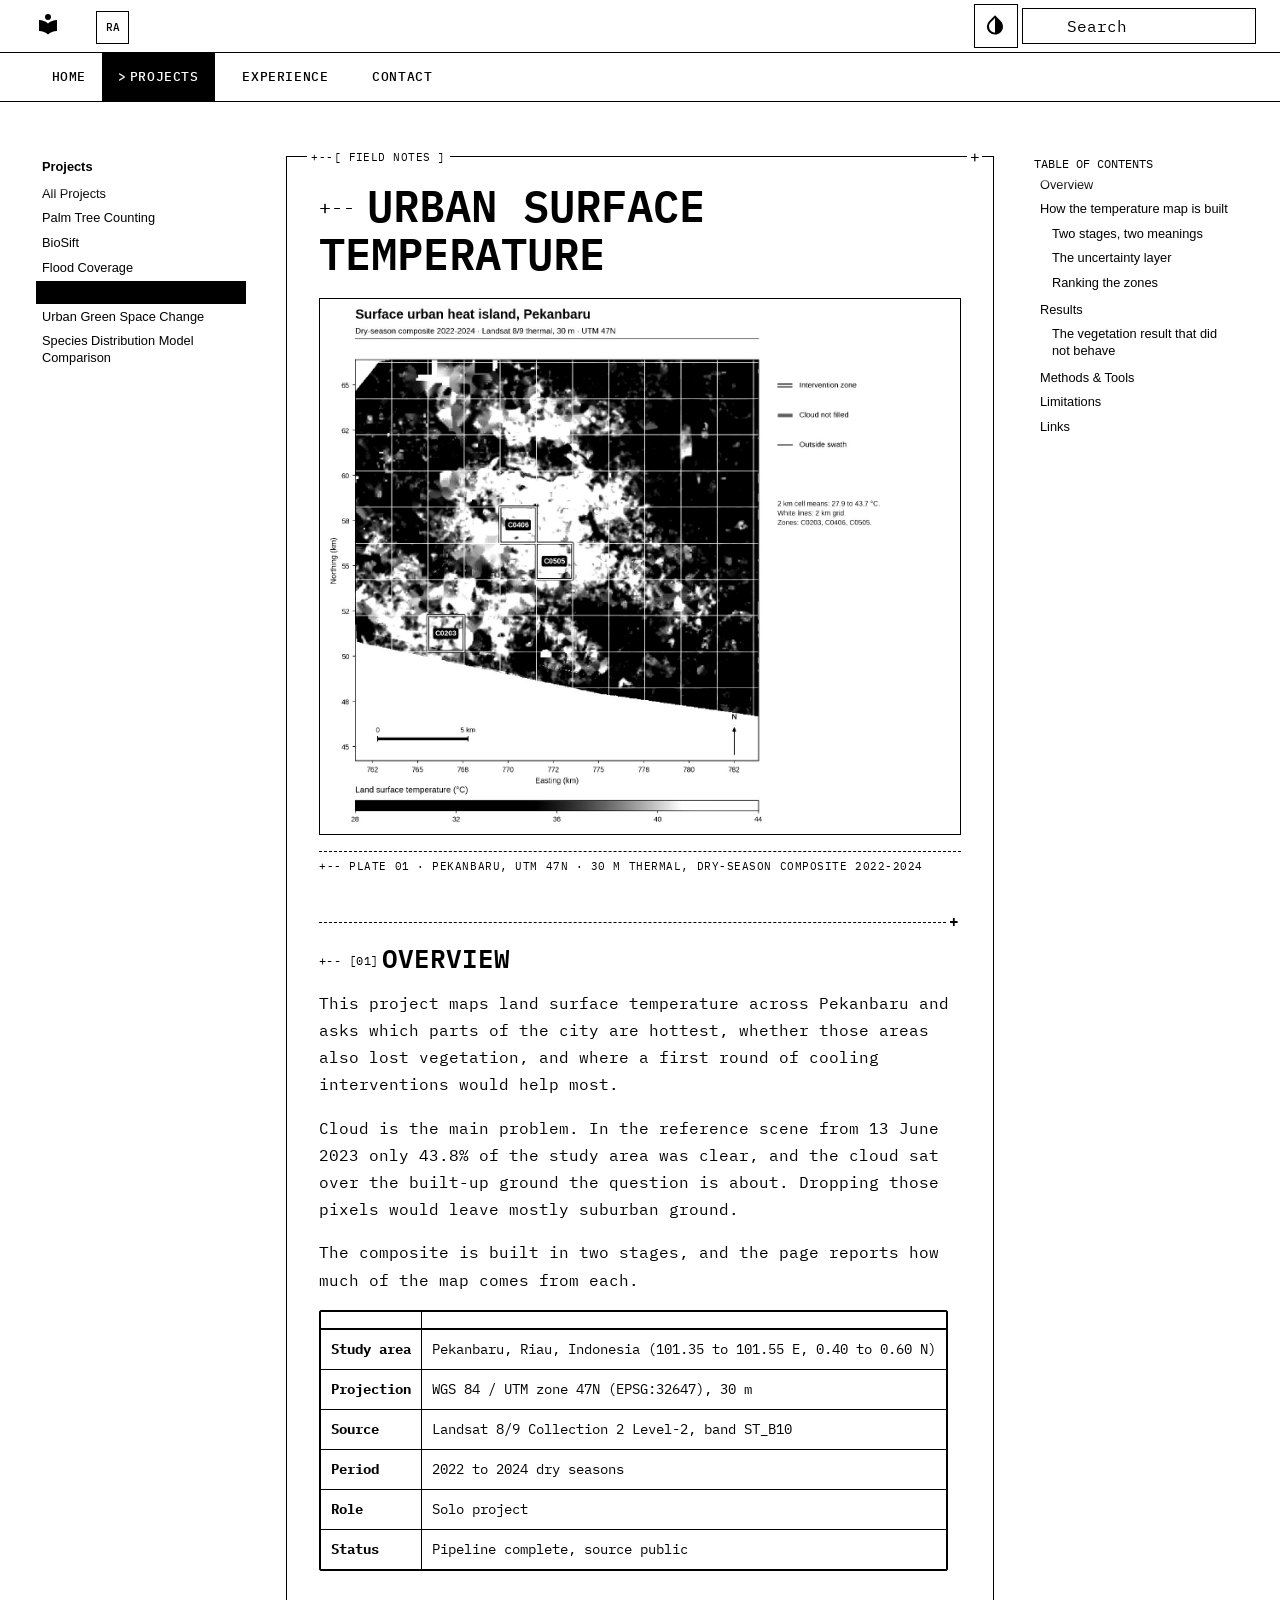
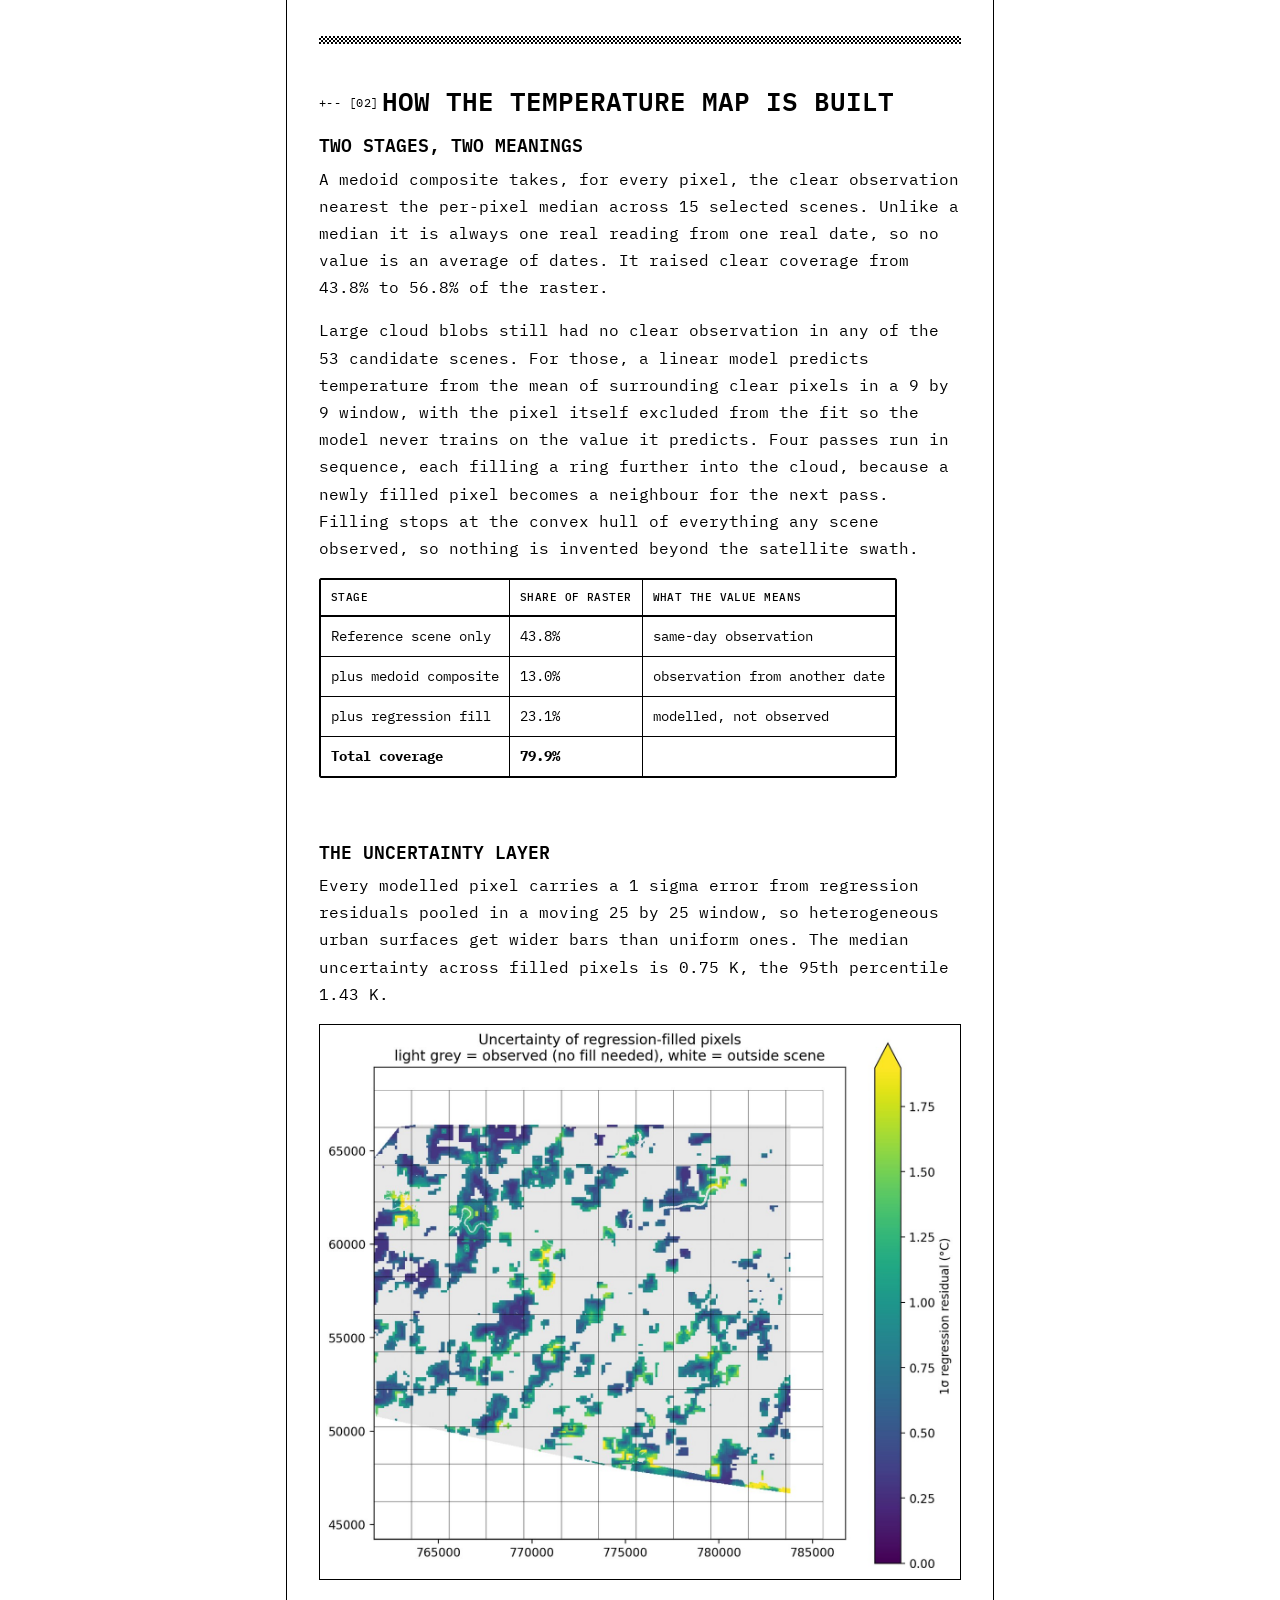
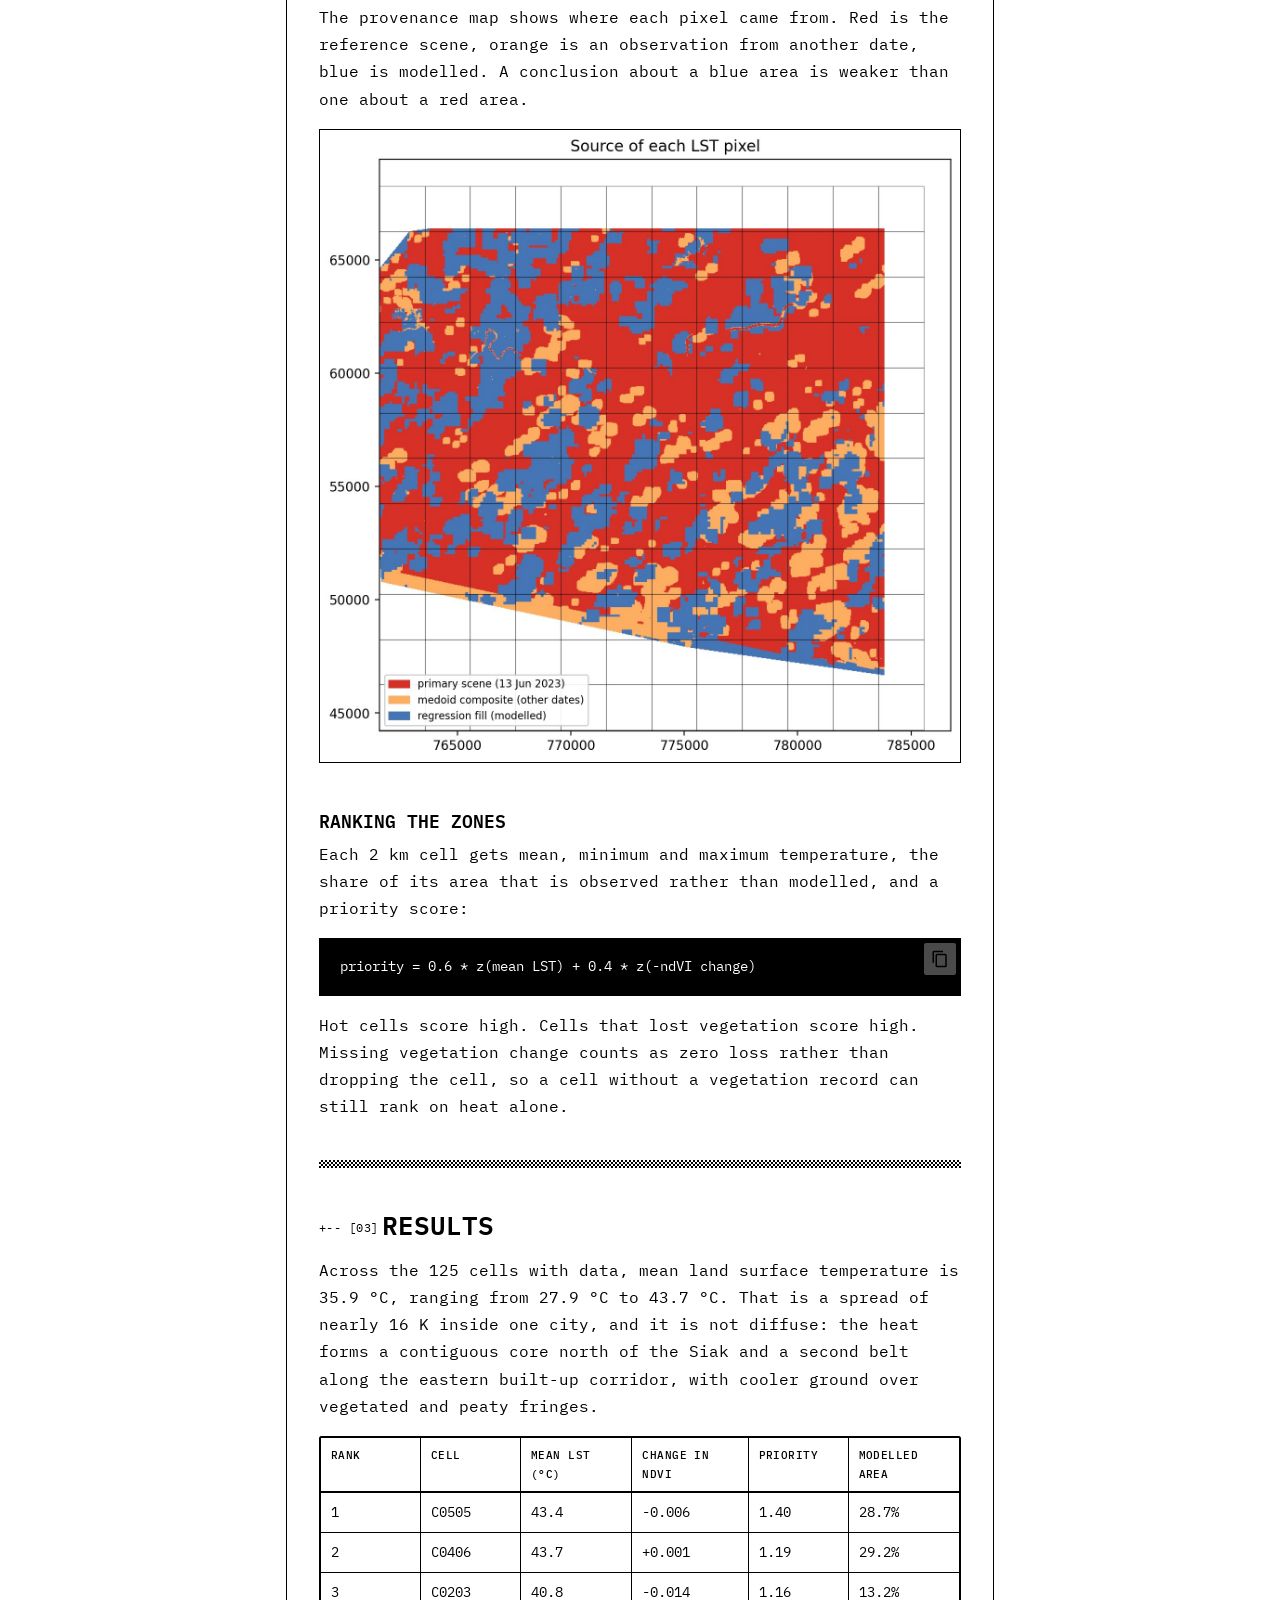
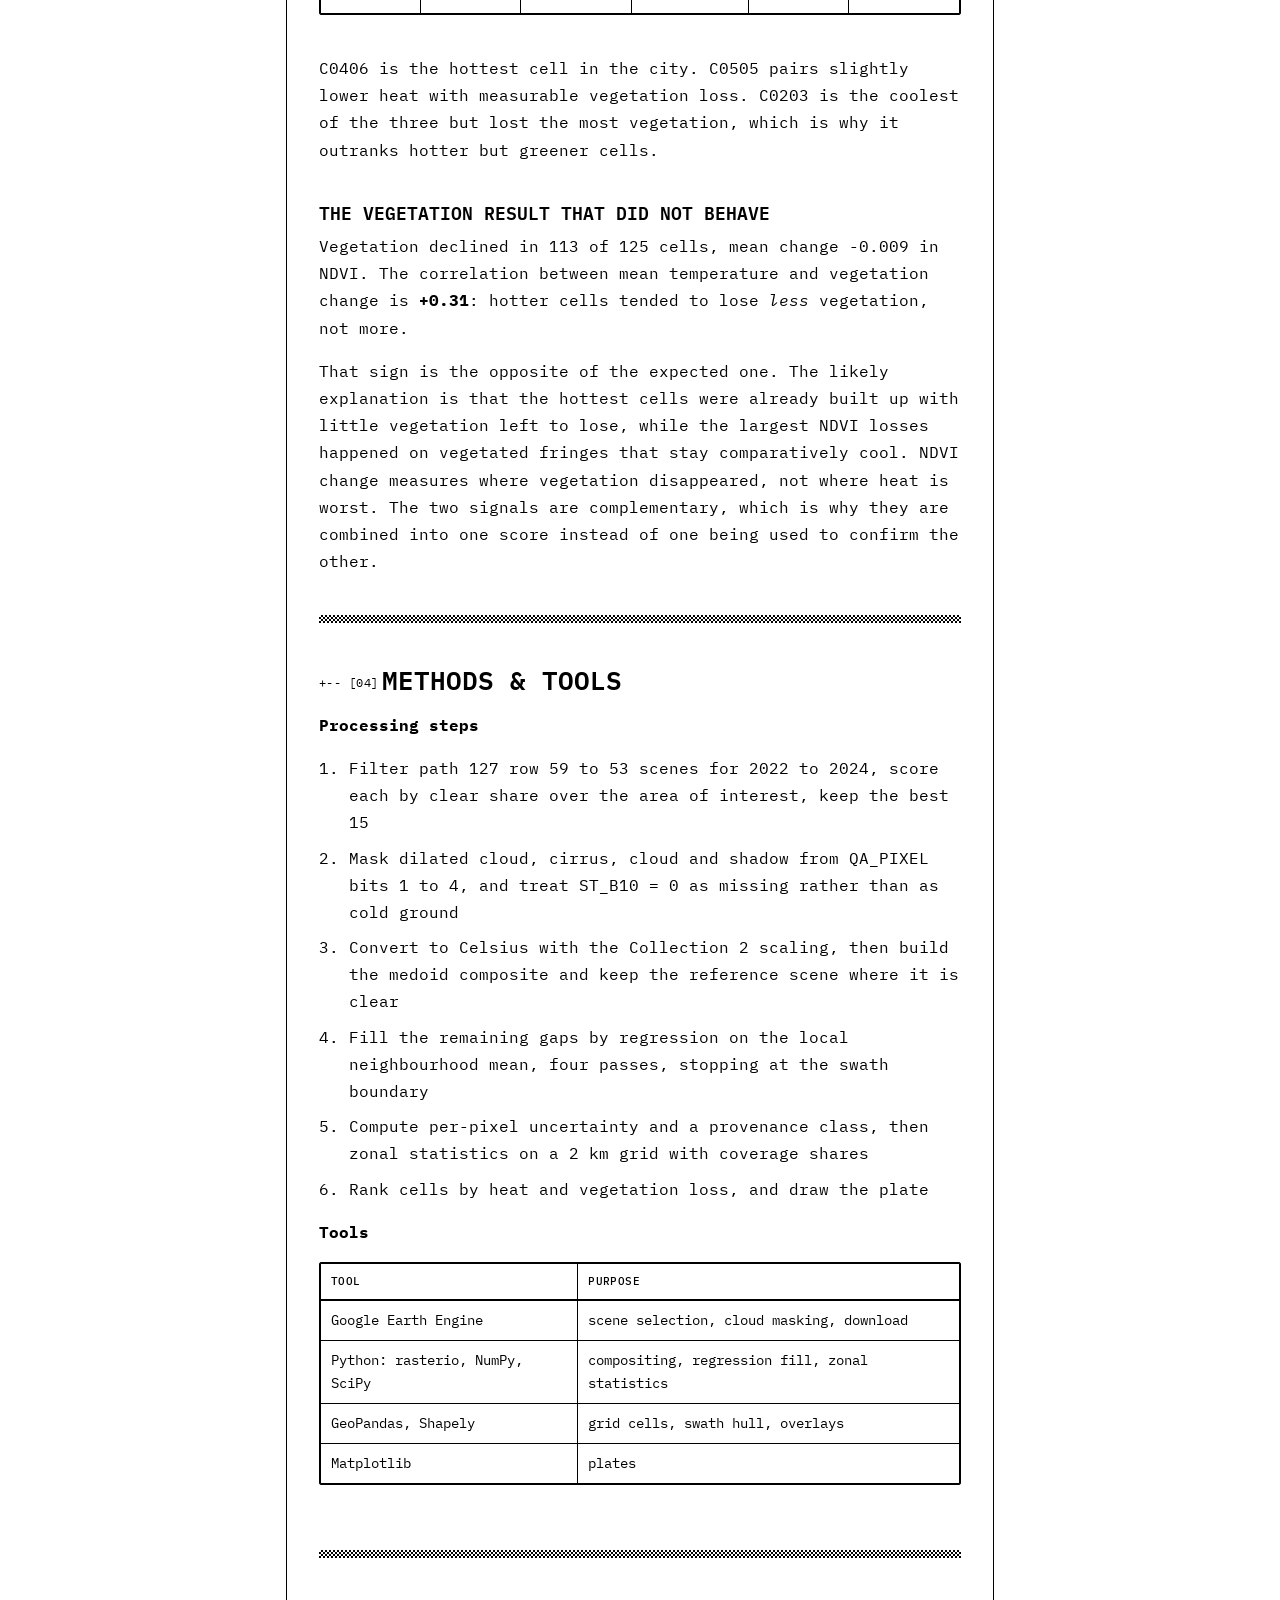
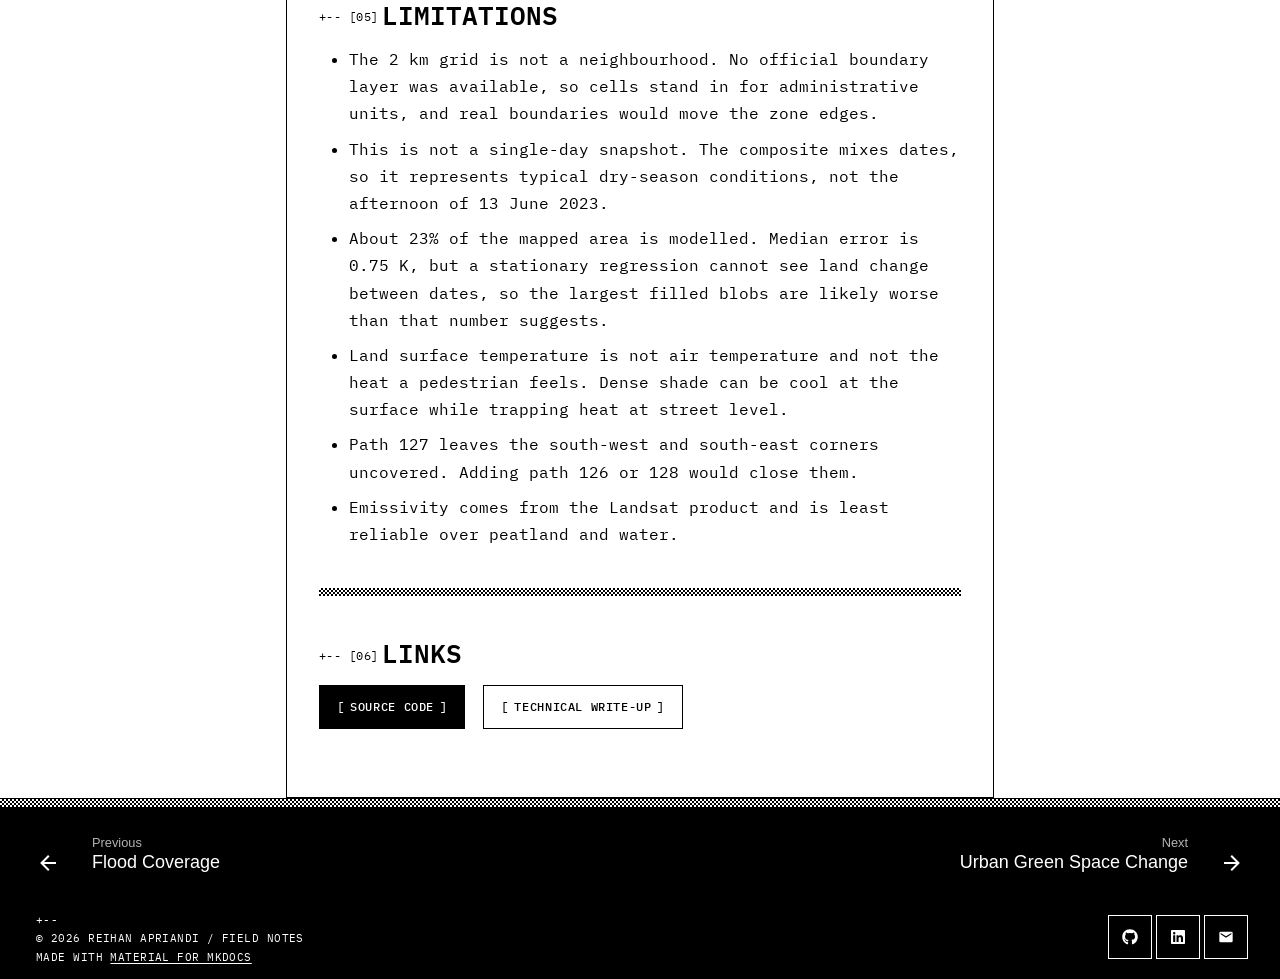
<file: projects/urban-heat-island/index.html>
<!doctype html>
<html lang="en" class="no-js">
  <head>
    
      <meta charset="utf-8">
      <meta name="viewport" content="width=device-width,initial-scale=1">
      
        <meta name="description" content="Mapping land surface temperature in Pekanbaru from Landsat 8/9 thermal data: a medoid composite closed with per-pixel regression, an uncertainty layer, and three ranked intervention zones.">
      
      
        <meta name="author" content="Reihan Apriandi">
      
      
        <link rel="canonical" href="https://hansen-arch.github.io/projects/urban-heat-island/">
      
      
        <link rel="prev" href="../flood-coverage/">
      
      
        <link rel="next" href="../urban-green-space/">
      
      
        
      
      
      <link rel="icon" href="../../assets/images/favicon.png">
      <meta name="generator" content="mkdocs-1.6.1, mkdocs-material-9.7.6">
    
    
      
        <title>Urban Surface Temperature - Reihan Apriandi</title>
      
    
    
      <link rel="stylesheet" href="../../assets/stylesheets/main.484c7ddc.min.css">
      
        
        <link rel="stylesheet" href="../../assets/stylesheets/palette.ab4e12ef.min.css">
      
      


    
    
      
    
    
      
    
    
      <link rel="stylesheet" href="../../assets/css/onebit.css">
    
    <script>__md_scope=new URL("../..",location),__md_hash=e=>[...e].reduce(((e,_)=>(e<<5)-e+_.charCodeAt(0)),0),__md_get=(e,_=localStorage,t=__md_scope)=>JSON.parse(_.getItem(t.pathname+"."+e)),__md_set=(e,_,t=localStorage,a=__md_scope)=>{try{t.setItem(a.pathname+"."+e,JSON.stringify(_))}catch(e){}}</script>
    
      

    
    
<link rel="preconnect" href="https://fonts.googleapis.com">
<link rel="preconnect" href="https://fonts.gstatic.com" crossorigin>
<link rel="stylesheet" href="https://fonts.googleapis.com/css2?family=IBM+Plex+Mono:wght@400;500;600&display=swap">
<script type="application/ld+json">
{
  "@context": "https://schema.org",
  "@type": "Person",
  "name": "Reihan Apriandi",
  "jobTitle": "Forestry and Spatial Data Science",
  "description": "Forestry undergraduate at Universitas Riau working on GIS analysis, remote sensing, and forest field surveys.",
  "url": "https://hansen-arch.github.io/",
  "image": "https://hansen-arch.github.io/assets/images/profile.png",
  "email": "mailto:apriandireihan@gmail.com",
  "alumniOf": {
    "@type": "CollegeOrUniversity",
    "name": "Universitas Riau"
  },
  "address": {
    "@type": "PostalAddress",
    "addressLocality": "Pekanbaru",
    "addressRegion": "Riau",
    "addressCountry": "ID"
  },
  "knowsAbout": [
    "Geographic Information Systems",
    "Remote Sensing",
    "Forestry",
    "Google Earth Engine",
    "QGIS",
    "Forest Monitoring",
    "Above-Ground Biomass",
    "Carbon Stock Assessment",
    "Land Cover Classification"
  ],
  "sameAs": [
    "https://github.com/Hansen-arch",
    "https://www.linkedin.com/in/reihan-apriandi-700845266/"
  ]
}
</script>
<meta name="theme-color" content="#ffffff">

  </head>
  
  
    
    
      
    
    
    
    
    <body dir="ltr" data-md-color-scheme="default" data-md-color-primary="custom" data-md-color-accent="custom">
  
    
    <input class="md-toggle" data-md-toggle="drawer" type="checkbox" id="__drawer" autocomplete="off">
    <input class="md-toggle" data-md-toggle="search" type="checkbox" id="__search" autocomplete="off">
    <label class="md-overlay" for="__drawer"></label>
    <div data-md-component="skip">
      
        
        <a href="#urban-surface-temperature" class="md-skip">
          Skip to content
        </a>
      
    </div>
    <div data-md-component="announce">
      
    </div>
    
    
      

<header class="md-header" data-md-component="header">
  <nav class="md-header__inner md-grid" aria-label="Header">
    <a href="../.." title="Reihan Apriandi" class="md-header__button md-logo" aria-label="Reihan Apriandi" data-md-component="logo">
      
  
  <svg xmlns="http://www.w3.org/2000/svg" viewBox="0 0 24 24"><path d="M12 8a3 3 0 0 0 3-3 3 3 0 0 0-3-3 3 3 0 0 0-3 3 3 3 0 0 0 3 3m0 3.54C9.64 9.35 6.5 8 3 8v11c3.5 0 6.64 1.35 9 3.54 2.36-2.19 5.5-3.54 9-3.54V8c-3.5 0-6.64 1.35-9 3.54"/></svg>

    </a>
    <label class="md-header__button md-icon" for="__drawer">
      
      <svg xmlns="http://www.w3.org/2000/svg" viewBox="0 0 24 24"><path d="M3 6h18v2H3zm0 5h18v2H3zm0 5h18v2H3z"/></svg>
    </label>
    <div class="md-header__title" data-md-component="header-title">
      <div class="md-header__ellipsis">
        <div class="md-header__topic">
          <span class="md-ellipsis">
            Reihan Apriandi
          </span>
        </div>
        <div class="md-header__topic" data-md-component="header-topic">
          <span class="md-ellipsis">
            
              Urban Surface Temperature
            
          </span>
        </div>
      </div>
    </div>
    
      
        <form class="md-header__option" data-md-component="palette">
  
    
    
    
    <input class="md-option" data-md-color-media="" data-md-color-scheme="default" data-md-color-primary="custom" data-md-color-accent="custom"  aria-label="Invert to black"  type="radio" name="__palette" id="__palette_0">
    
      <label class="md-header__button md-icon" title="Invert to black" for="__palette_1" hidden>
        <svg xmlns="http://www.w3.org/2000/svg" viewBox="0 0 24 24"><path d="M12 19.58c-1.6 0-3.11-.62-4.24-1.75A5.95 5.95 0 0 1 6 13.58c0-1.58.62-3.11 1.76-4.24L12 5.1m5.66 2.83L12 2.27 6.34 7.93c-3.12 3.12-3.12 8.19 0 11.31A7.98 7.98 0 0 0 12 21.58c2.05 0 4.1-.78 5.66-2.34 3.12-3.12 3.12-8.19 0-11.31"/></svg>
      </label>
    
  
    
    
    
    <input class="md-option" data-md-color-media="" data-md-color-scheme="slate" data-md-color-primary="custom" data-md-color-accent="custom"  aria-label="Invert to white paper"  type="radio" name="__palette" id="__palette_1">
    
      <label class="md-header__button md-icon" title="Invert to white paper" for="__palette_0" hidden>
        <svg xmlns="http://www.w3.org/2000/svg" viewBox="0 0 24 24"><path d="M12 19.58c-1.6 0-3.11-.62-4.24-1.75A5.95 5.95 0 0 1 6 13.58c0-1.58.62-3.11 1.76-4.24L12 5.1m5.66 2.83L12 2.27 6.34 7.93c-3.12 3.12-3.12 8.19 0 11.31A7.98 7.98 0 0 0 12 21.58c2.05 0 4.1-.78 5.66-2.34 3.12-3.12 3.12-8.19 0-11.31"/></svg>
      </label>
    
  
</form>
      
    
    
      <script>var palette=__md_get("__palette");if(palette&&palette.color){if("(prefers-color-scheme)"===palette.color.media){var media=matchMedia("(prefers-color-scheme: light)"),input=document.querySelector(media.matches?"[data-md-color-media='(prefers-color-scheme: light)']":"[data-md-color-media='(prefers-color-scheme: dark)']");palette.color.media=input.getAttribute("data-md-color-media"),palette.color.scheme=input.getAttribute("data-md-color-scheme"),palette.color.primary=input.getAttribute("data-md-color-primary"),palette.color.accent=input.getAttribute("data-md-color-accent")}for(var[key,value]of Object.entries(palette.color))document.body.setAttribute("data-md-color-"+key,value)}</script>
    
    
    
      
      
        <label class="md-header__button md-icon" for="__search">
          
          <svg xmlns="http://www.w3.org/2000/svg" viewBox="0 0 24 24"><path d="M9.5 3A6.5 6.5 0 0 1 16 9.5c0 1.61-.59 3.09-1.56 4.23l.27.27h.79l5 5-1.5 1.5-5-5v-.79l-.27-.27A6.52 6.52 0 0 1 9.5 16 6.5 6.5 0 0 1 3 9.5 6.5 6.5 0 0 1 9.5 3m0 2C7 5 5 7 5 9.5S7 14 9.5 14 14 12 14 9.5 12 5 9.5 5"/></svg>
        </label>
        <div class="md-search" data-md-component="search" role="dialog">
  <label class="md-search__overlay" for="__search"></label>
  <div class="md-search__inner" role="search">
    <form class="md-search__form" name="search">
      <input type="text" class="md-search__input" name="query" aria-label="Search" placeholder="Search" autocapitalize="off" autocorrect="off" autocomplete="off" spellcheck="false" data-md-component="search-query" required>
      <label class="md-search__icon md-icon" for="__search">
        
        <svg xmlns="http://www.w3.org/2000/svg" viewBox="0 0 24 24"><path d="M9.5 3A6.5 6.5 0 0 1 16 9.5c0 1.61-.59 3.09-1.56 4.23l.27.27h.79l5 5-1.5 1.5-5-5v-.79l-.27-.27A6.52 6.52 0 0 1 9.5 16 6.5 6.5 0 0 1 3 9.5 6.5 6.5 0 0 1 9.5 3m0 2C7 5 5 7 5 9.5S7 14 9.5 14 14 12 14 9.5 12 5 9.5 5"/></svg>
        
        <svg xmlns="http://www.w3.org/2000/svg" viewBox="0 0 24 24"><path d="M20 11v2H8l5.5 5.5-1.42 1.42L4.16 12l7.92-7.92L13.5 5.5 8 11z"/></svg>
      </label>
      <nav class="md-search__options" aria-label="Search">
        
        <button type="reset" class="md-search__icon md-icon" title="Clear" aria-label="Clear" tabindex="-1">
          
          <svg xmlns="http://www.w3.org/2000/svg" viewBox="0 0 24 24"><path d="M19 6.41 17.59 5 12 10.59 6.41 5 5 6.41 10.59 12 5 17.59 6.41 19 12 13.41 17.59 19 19 17.59 13.41 12z"/></svg>
        </button>
      </nav>
      
    </form>
    <div class="md-search__output">
      <div class="md-search__scrollwrap" tabindex="0" data-md-scrollfix>
        <div class="md-search-result" data-md-component="search-result">
          <div class="md-search-result__meta">
            Initializing search
          </div>
          <ol class="md-search-result__list" role="presentation"></ol>
        </div>
      </div>
    </div>
  </div>
</div>
      
    
    
  </nav>
  
</header>
    
    <div class="md-container" data-md-component="container">
      
      
        
          
            
<nav class="md-tabs" aria-label="Tabs" data-md-component="tabs">
  <div class="md-grid">
    <ul class="md-tabs__list">
      
        
  
  
  
  
    <li class="md-tabs__item">
      <a href="../.." class="md-tabs__link">
        
  
  
    
  
  Home

      </a>
    </li>
  

      
        
  
  
  
    
  
  
    
    
      <li class="md-tabs__item md-tabs__item--active">
        <a href="../" class="md-tabs__link">
          
  
  
  Projects

        </a>
      </li>
    
  

      
        
  
  
  
  
    <li class="md-tabs__item">
      <a href="../../experience/" class="md-tabs__link">
        
  
  
    
  
  Experience

      </a>
    </li>
  

      
        
  
  
  
  
    <li class="md-tabs__item">
      <a href="../../contact/" class="md-tabs__link">
        
  
  
    
  
  Contact

      </a>
    </li>
  

      
    </ul>
  </div>
</nav>
          
        
      
      <main class="md-main" data-md-component="main">
        <div class="md-main__inner md-grid">
          
            
              
              <div class="md-sidebar md-sidebar--primary" data-md-component="sidebar" data-md-type="navigation" >
                <div class="md-sidebar__scrollwrap">
                  <div class="md-sidebar__inner">
                    


  


<nav class="md-nav md-nav--primary md-nav--lifted" aria-label="Navigation" data-md-level="0">
  <label class="md-nav__title" for="__drawer">
    <a href="../.." title="Reihan Apriandi" class="md-nav__button md-logo" aria-label="Reihan Apriandi" data-md-component="logo">
      
  
  <svg xmlns="http://www.w3.org/2000/svg" viewBox="0 0 24 24"><path d="M12 8a3 3 0 0 0 3-3 3 3 0 0 0-3-3 3 3 0 0 0-3 3 3 3 0 0 0 3 3m0 3.54C9.64 9.35 6.5 8 3 8v11c3.5 0 6.64 1.35 9 3.54 2.36-2.19 5.5-3.54 9-3.54V8c-3.5 0-6.64 1.35-9 3.54"/></svg>

    </a>
    Reihan Apriandi
  </label>
  
  <ul class="md-nav__list" data-md-scrollfix>
    
      
      
  
  
  
  
    <li class="md-nav__item">
      <a href="../.." class="md-nav__link">
        
  
  
  <span class="md-ellipsis">
    
  
    Home
  

    
  </span>
  
  

      </a>
    </li>
  

    
      
      
  
  
    
  
  
  
    
    
    
    
      
        
        
      
      
    
    
    <li class="md-nav__item md-nav__item--active md-nav__item--section md-nav__item--nested">
      
        
        
        <input class="md-nav__toggle md-toggle " type="checkbox" id="__nav_2" checked>
        
          
          <label class="md-nav__link" for="__nav_2" id="__nav_2_label" tabindex="">
            
  
  
  <span class="md-ellipsis">
    
  
    Projects
  

    
  </span>
  
  

            <span class="md-nav__icon md-icon"></span>
          </label>
        
        <nav class="md-nav" data-md-level="1" aria-labelledby="__nav_2_label" aria-expanded="true">
          <label class="md-nav__title" for="__nav_2">
            <span class="md-nav__icon md-icon"></span>
            
  
    Projects
  

          </label>
          <ul class="md-nav__list" data-md-scrollfix>
            
              
                
  
  
  
  
    <li class="md-nav__item">
      <a href="../" class="md-nav__link">
        
  
  
  <span class="md-ellipsis">
    
  
    All Projects
  

    
  </span>
  
  

      </a>
    </li>
  

              
            
              
                
  
  
  
  
    <li class="md-nav__item">
      <a href="../palm-tree-counting/" class="md-nav__link">
        
  
  
  <span class="md-ellipsis">
    
  
    Palm Tree Counting
  

    
  </span>
  
  

      </a>
    </li>
  

              
            
              
                
  
  
  
  
    <li class="md-nav__item">
      <a href="../biosift/" class="md-nav__link">
        
  
  
  <span class="md-ellipsis">
    
  
    BioSift
  

    
  </span>
  
  

      </a>
    </li>
  

              
            
              
                
  
  
  
  
    <li class="md-nav__item">
      <a href="../flood-coverage/" class="md-nav__link">
        
  
  
  <span class="md-ellipsis">
    
  
    Flood Coverage
  

    
  </span>
  
  

      </a>
    </li>
  

              
            
              
                
  
  
    
  
  
  
    <li class="md-nav__item md-nav__item--active">
      
      <input class="md-nav__toggle md-toggle" type="checkbox" id="__toc">
      
      
        
      
      
        <label class="md-nav__link md-nav__link--active" for="__toc">
          
  
  
  <span class="md-ellipsis">
    
  
    Urban Surface Temperature
  

    
  </span>
  
  

          <span class="md-nav__icon md-icon"></span>
        </label>
      
      <a href="./" class="md-nav__link md-nav__link--active">
        
  
  
  <span class="md-ellipsis">
    
  
    Urban Surface Temperature
  

    
  </span>
  
  

      </a>
      
        

<nav class="md-nav md-nav--secondary" aria-label="Table of contents">
  
  
  
    
  
  
    <label class="md-nav__title" for="__toc">
      <span class="md-nav__icon md-icon"></span>
      Table of contents
    </label>
    <ul class="md-nav__list" data-md-component="toc" data-md-scrollfix>
      
        <li class="md-nav__item">
  <a href="#overview" class="md-nav__link">
    <span class="md-ellipsis">
      
        Overview
      
    </span>
  </a>
  
</li>
      
        <li class="md-nav__item">
  <a href="#how-the-temperature-map-is-built" class="md-nav__link">
    <span class="md-ellipsis">
      
        How the temperature map is built
      
    </span>
  </a>
  
    <nav class="md-nav" aria-label="How the temperature map is built">
      <ul class="md-nav__list">
        
          <li class="md-nav__item">
  <a href="#two-stages-two-meanings" class="md-nav__link">
    <span class="md-ellipsis">
      
        Two stages, two meanings
      
    </span>
  </a>
  
</li>
        
          <li class="md-nav__item">
  <a href="#the-uncertainty-layer" class="md-nav__link">
    <span class="md-ellipsis">
      
        The uncertainty layer
      
    </span>
  </a>
  
</li>
        
          <li class="md-nav__item">
  <a href="#ranking-the-zones" class="md-nav__link">
    <span class="md-ellipsis">
      
        Ranking the zones
      
    </span>
  </a>
  
</li>
        
      </ul>
    </nav>
  
</li>
      
        <li class="md-nav__item">
  <a href="#results" class="md-nav__link">
    <span class="md-ellipsis">
      
        Results
      
    </span>
  </a>
  
    <nav class="md-nav" aria-label="Results">
      <ul class="md-nav__list">
        
          <li class="md-nav__item">
  <a href="#the-vegetation-result-that-did-not-behave" class="md-nav__link">
    <span class="md-ellipsis">
      
        The vegetation result that did not behave
      
    </span>
  </a>
  
</li>
        
      </ul>
    </nav>
  
</li>
      
        <li class="md-nav__item">
  <a href="#methods-tools" class="md-nav__link">
    <span class="md-ellipsis">
      
        Methods &amp; Tools
      
    </span>
  </a>
  
</li>
      
        <li class="md-nav__item">
  <a href="#limitations" class="md-nav__link">
    <span class="md-ellipsis">
      
        Limitations
      
    </span>
  </a>
  
</li>
      
        <li class="md-nav__item">
  <a href="#links" class="md-nav__link">
    <span class="md-ellipsis">
      
        Links
      
    </span>
  </a>
  
</li>
      
    </ul>
  
</nav>
      
    </li>
  

              
            
              
                
  
  
  
  
    <li class="md-nav__item">
      <a href="../urban-green-space/" class="md-nav__link">
        
  
  
  <span class="md-ellipsis">
    
  
    Urban Green Space Change
  

    
  </span>
  
  

      </a>
    </li>
  

              
            
              
                
  
  
  
  
    <li class="md-nav__item">
      <a href="../species-distribution-models/" class="md-nav__link">
        
  
  
  <span class="md-ellipsis">
    
  
    Species Distribution Model Comparison
  

    
  </span>
  
  

      </a>
    </li>
  

              
            
          </ul>
        </nav>
      
    </li>
  

    
      
      
  
  
  
  
    <li class="md-nav__item">
      <a href="../../experience/" class="md-nav__link">
        
  
  
  <span class="md-ellipsis">
    
  
    Experience
  

    
  </span>
  
  

      </a>
    </li>
  

    
      
      
  
  
  
  
    <li class="md-nav__item">
      <a href="../../contact/" class="md-nav__link">
        
  
  
  <span class="md-ellipsis">
    
  
    Contact
  

    
  </span>
  
  

      </a>
    </li>
  

    
  </ul>
</nav>
                  </div>
                </div>
              </div>
            
            
              
              <div class="md-sidebar md-sidebar--secondary" data-md-component="sidebar" data-md-type="toc" >
                <div class="md-sidebar__scrollwrap">
                  <div class="md-sidebar__inner">
                    

<nav class="md-nav md-nav--secondary" aria-label="Table of contents">
  
  
  
    
  
  
    <label class="md-nav__title" for="__toc">
      <span class="md-nav__icon md-icon"></span>
      Table of contents
    </label>
    <ul class="md-nav__list" data-md-component="toc" data-md-scrollfix>
      
        <li class="md-nav__item">
  <a href="#overview" class="md-nav__link">
    <span class="md-ellipsis">
      
        Overview
      
    </span>
  </a>
  
</li>
      
        <li class="md-nav__item">
  <a href="#how-the-temperature-map-is-built" class="md-nav__link">
    <span class="md-ellipsis">
      
        How the temperature map is built
      
    </span>
  </a>
  
    <nav class="md-nav" aria-label="How the temperature map is built">
      <ul class="md-nav__list">
        
          <li class="md-nav__item">
  <a href="#two-stages-two-meanings" class="md-nav__link">
    <span class="md-ellipsis">
      
        Two stages, two meanings
      
    </span>
  </a>
  
</li>
        
          <li class="md-nav__item">
  <a href="#the-uncertainty-layer" class="md-nav__link">
    <span class="md-ellipsis">
      
        The uncertainty layer
      
    </span>
  </a>
  
</li>
        
          <li class="md-nav__item">
  <a href="#ranking-the-zones" class="md-nav__link">
    <span class="md-ellipsis">
      
        Ranking the zones
      
    </span>
  </a>
  
</li>
        
      </ul>
    </nav>
  
</li>
      
        <li class="md-nav__item">
  <a href="#results" class="md-nav__link">
    <span class="md-ellipsis">
      
        Results
      
    </span>
  </a>
  
    <nav class="md-nav" aria-label="Results">
      <ul class="md-nav__list">
        
          <li class="md-nav__item">
  <a href="#the-vegetation-result-that-did-not-behave" class="md-nav__link">
    <span class="md-ellipsis">
      
        The vegetation result that did not behave
      
    </span>
  </a>
  
</li>
        
      </ul>
    </nav>
  
</li>
      
        <li class="md-nav__item">
  <a href="#methods-tools" class="md-nav__link">
    <span class="md-ellipsis">
      
        Methods &amp; Tools
      
    </span>
  </a>
  
</li>
      
        <li class="md-nav__item">
  <a href="#limitations" class="md-nav__link">
    <span class="md-ellipsis">
      
        Limitations
      
    </span>
  </a>
  
</li>
      
        <li class="md-nav__item">
  <a href="#links" class="md-nav__link">
    <span class="md-ellipsis">
      
        Links
      
    </span>
  </a>
  
</li>
      
    </ul>
  
</nav>
                  </div>
                </div>
              </div>
            
          
          
            <div class="md-content" data-md-component="content">
              
              <article class="md-content__inner md-typeset">
                
                  



<h1 id="urban-surface-temperature">Urban Surface Temperature</h1>
<p><img alt="Land surface temperature across Pekanbaru" class="plate" src="../../assets/images/uhi-1.jpg" /></p>
<p class="plate-caption">Plate 01 · Pekanbaru, UTM 47N · 30 m thermal, dry-season composite 2022-2024</p>

<h2 id="overview">Overview</h2>
<p>This project maps land surface temperature across Pekanbaru and asks which parts of the city
are hottest, whether those areas also lost vegetation, and where a first round of cooling
interventions would help most.</p>
<p>Cloud is the main problem. In the reference scene from 13 June 2023 only 43.8% of the study
area was clear, and the cloud sat over the built-up ground the question is about. Dropping
those pixels would leave mostly suburban ground.</p>
<p>The composite is built in two stages, and the page reports how much of the map comes from
each.</p>
<table>
<thead>
<tr>
<th></th>
<th></th>
</tr>
</thead>
<tbody>
<tr>
<td><strong>Study area</strong></td>
<td>Pekanbaru, Riau, Indonesia (101.35 to 101.55 E, 0.40 to 0.60 N)</td>
</tr>
<tr>
<td><strong>Projection</strong></td>
<td>WGS 84 / UTM zone 47N (EPSG:32647), 30 m</td>
</tr>
<tr>
<td><strong>Source</strong></td>
<td>Landsat 8/9 Collection 2 Level-2, band ST_B10</td>
</tr>
<tr>
<td><strong>Period</strong></td>
<td>2022 to 2024 dry seasons</td>
</tr>
<tr>
<td><strong>Role</strong></td>
<td>Solo project</td>
</tr>
<tr>
<td><strong>Status</strong></td>
<td>Pipeline complete, source public</td>
</tr>
</tbody>
</table>
<hr />
<h2 id="how-the-temperature-map-is-built">How the temperature map is built</h2>
<h3 id="two-stages-two-meanings">Two stages, two meanings</h3>
<p>A medoid composite takes, for every pixel, the clear observation nearest the per-pixel
median across 15 selected scenes. Unlike a median it is always one real reading from one
real date, so no value is an average of dates. It raised clear coverage from 43.8% to 56.8%
of the raster.</p>
<p>Large cloud blobs still had no clear observation in any of the 53 candidate scenes. For
those, a linear model predicts temperature from the mean of surrounding clear pixels in a
9 by 9 window, with the pixel itself excluded from the fit so the model never trains on the
value it predicts. Four passes run in sequence, each filling a ring further into the cloud,
because a newly filled pixel becomes a neighbour for the next pass. Filling stops at the
convex hull of everything any scene observed, so nothing is invented beyond the satellite
swath.</p>
<table>
<thead>
<tr>
<th>Stage</th>
<th>Share of raster</th>
<th>What the value means</th>
</tr>
</thead>
<tbody>
<tr>
<td>Reference scene only</td>
<td>43.8%</td>
<td>same-day observation</td>
</tr>
<tr>
<td>plus medoid composite</td>
<td>13.0%</td>
<td>observation from another date</td>
</tr>
<tr>
<td>plus regression fill</td>
<td>23.1%</td>
<td>modelled, not observed</td>
</tr>
<tr>
<td><strong>Total coverage</strong></td>
<td><strong>79.9%</strong></td>
<td></td>
</tr>
</tbody>
</table>
<h3 id="the-uncertainty-layer">The uncertainty layer</h3>
<p>Every modelled pixel carries a 1 sigma error from regression residuals pooled in a moving 25
by 25 window, so heterogeneous urban surfaces get wider bars than uniform ones. The median
uncertainty across filled pixels is 0.75 K, the 95th percentile 1.43 K.</p>
<p><img alt="Uncertainty of the modelled pixels" src="../../assets/images/uhi-2.jpg" /></p>
<p>The provenance map shows where each pixel came from. Red is the reference scene, orange is
an observation from another date, blue is modelled. A conclusion about a blue area is weaker
than one about a red area.</p>
<p><img alt="Source of every pixel" src="../../assets/images/uhi-3.jpg" /></p>
<h3 id="ranking-the-zones">Ranking the zones</h3>
<p>Each 2 km cell gets mean, minimum and maximum temperature, the share of its area that is
observed rather than modelled, and a priority score:</p>
<div class="highlight"><pre><span></span><code>priority = 0.6 * z(mean LST) + 0.4 * z(-ndVI change)
</code></pre></div>
<p>Hot cells score high. Cells that lost vegetation score high. Missing vegetation change
counts as zero loss rather than dropping the cell, so a cell without a vegetation record can
still rank on heat alone.</p>
<hr />
<h2 id="results">Results</h2>
<p>Across the 125 cells with data, mean land surface temperature is 35.9 °C, ranging from
27.9 °C to 43.7 °C. That is a spread of nearly 16 K inside one city, and it is not diffuse:
the heat forms a contiguous core north of the Siak and a second belt along the eastern
built-up corridor, with cooler ground over vegetated and peaty fringes.</p>
<table>
<thead>
<tr>
<th>Rank</th>
<th>Cell</th>
<th>Mean LST (°C)</th>
<th>Change in NDVI</th>
<th>Priority</th>
<th>Modelled area</th>
</tr>
</thead>
<tbody>
<tr>
<td>1</td>
<td>C0505</td>
<td>43.4</td>
<td>-0.006</td>
<td>1.40</td>
<td>28.7%</td>
</tr>
<tr>
<td>2</td>
<td>C0406</td>
<td>43.7</td>
<td>+0.001</td>
<td>1.19</td>
<td>29.2%</td>
</tr>
<tr>
<td>3</td>
<td>C0203</td>
<td>40.8</td>
<td>-0.014</td>
<td>1.16</td>
<td>13.2%</td>
</tr>
</tbody>
</table>
<p>C0406 is the hottest cell in the city. C0505 pairs slightly lower heat with measurable
vegetation loss. C0203 is the coolest of the three but lost the most vegetation, which is
why it outranks hotter but greener cells.</p>
<h3 id="the-vegetation-result-that-did-not-behave">The vegetation result that did not behave</h3>
<p>Vegetation declined in 113 of 125 cells, mean change -0.009 in NDVI. The correlation between
mean temperature and vegetation change is <strong>+0.31</strong>: hotter cells tended to lose <em>less</em>
vegetation, not more.</p>
<p>That sign is the opposite of the expected one. The likely explanation is that the hottest
cells were already built up with little vegetation left to lose, while the largest NDVI
losses happened on vegetated fringes that stay comparatively cool. NDVI change measures where vegetation disappeared, not where
heat is worst. The two signals are complementary, which is why they are combined into one
score instead of one being used to confirm the other.</p>
<hr />
<h2 id="methods-tools">Methods &amp; Tools</h2>
<p><strong>Processing steps</strong></p>
<ol>
<li>Filter path 127 row 59 to 53 scenes for 2022 to 2024, score each by clear share over the
   area of interest, keep the best 15</li>
<li>Mask dilated cloud, cirrus, cloud and shadow from QA_PIXEL bits 1 to 4, and treat
   ST_B10 = 0 as missing rather than as cold ground</li>
<li>Convert to Celsius with the Collection 2 scaling, then build the medoid composite and
   keep the reference scene where it is clear</li>
<li>Fill the remaining gaps by regression on the local neighbourhood mean, four passes,
   stopping at the swath boundary</li>
<li>Compute per-pixel uncertainty and a provenance class, then zonal statistics on a 2 km
   grid with coverage shares</li>
<li>Rank cells by heat and vegetation loss, and draw the plate</li>
</ol>
<p><strong>Tools</strong></p>
<table>
<thead>
<tr>
<th>Tool</th>
<th>Purpose</th>
</tr>
</thead>
<tbody>
<tr>
<td>Google Earth Engine</td>
<td>scene selection, cloud masking, download</td>
</tr>
<tr>
<td>Python: rasterio, NumPy, SciPy</td>
<td>compositing, regression fill, zonal statistics</td>
</tr>
<tr>
<td>GeoPandas, Shapely</td>
<td>grid cells, swath hull, overlays</td>
</tr>
<tr>
<td>Matplotlib</td>
<td>plates</td>
</tr>
</tbody>
</table>
<hr />
<h2 id="limitations">Limitations</h2>
<ul>
<li>The 2 km grid is not a neighbourhood. No official boundary layer was available, so cells stand in for administrative units, and real boundaries would move the zone edges.</li>
<li>This is not a single-day snapshot. The composite mixes dates, so it represents typical dry-season conditions, not the afternoon of 13 June 2023.</li>
<li>About 23% of the mapped area is modelled. Median error is 0.75 K, but a stationary regression cannot see land change between dates, so the largest filled blobs are likely worse than that number suggests.</li>
<li>Land surface temperature is not air temperature and not the heat a pedestrian feels. Dense shade can be cool at the surface while trapping heat at street level.</li>
<li>Path 127 leaves the south-west and south-east corners uncovered. Adding path 126 or 128 would close them.</li>
<li>Emissivity comes from the Landsat product and is least reliable over peatland and water.</li>
</ul>
<hr />
<h2 id="links">Links</h2>
<p><a class="md-button md-button--primary" href="https://github.com/Hansen-arch/pekanbaru-uhi">Source code</a>
<a class="md-button" href="https://github.com/Hansen-arch/pekanbaru-uhi#readme">Technical write-up</a></p>







  
  






                
              </article>
            </div>
          
          
<script>var target=document.getElementById(location.hash.slice(1));target&&target.name&&(target.checked=target.name.startsWith("__tabbed_"))</script>
        </div>
        
          <button type="button" class="md-top md-icon" data-md-component="top" hidden>
  
  <svg xmlns="http://www.w3.org/2000/svg" viewBox="0 0 24 24"><path d="M13 20h-2V8l-5.5 5.5-1.42-1.42L12 4.16l7.92 7.92-1.42 1.42L13 8z"/></svg>
  Back to top
</button>
        
      </main>
      
        <footer class="md-footer">
  
    
      
      <nav class="md-footer__inner md-grid" aria-label="Footer" >
        
          
          <a href="../flood-coverage/" class="md-footer__link md-footer__link--prev" aria-label="Previous: Flood Coverage">
            <div class="md-footer__button md-icon">
              
              <svg xmlns="http://www.w3.org/2000/svg" viewBox="0 0 24 24"><path d="M20 11v2H8l5.5 5.5-1.42 1.42L4.16 12l7.92-7.92L13.5 5.5 8 11z"/></svg>
            </div>
            <div class="md-footer__title">
              <span class="md-footer__direction">
                Previous
              </span>
              <div class="md-ellipsis">
                Flood Coverage
              </div>
            </div>
          </a>
        
        
          
          <a href="../urban-green-space/" class="md-footer__link md-footer__link--next" aria-label="Next: Urban Green Space Change">
            <div class="md-footer__title">
              <span class="md-footer__direction">
                Next
              </span>
              <div class="md-ellipsis">
                Urban Green Space Change
              </div>
            </div>
            <div class="md-footer__button md-icon">
              
              <svg xmlns="http://www.w3.org/2000/svg" viewBox="0 0 24 24"><path d="M4 11v2h12l-5.5 5.5 1.42 1.42L19.84 12l-7.92-7.92L10.5 5.5 16 11z"/></svg>
            </div>
          </a>
        
      </nav>
    
  
  <div class="md-footer-meta md-typeset">
    <div class="md-footer-meta__inner md-grid">
      <div class="md-copyright">
  
    <div class="md-copyright__highlight">
      © 2026 Reihan Apriandi / Field notes
    </div>
  
  
    Made with
    <a href="https://squidfunk.github.io/mkdocs-material/" target="_blank" rel="noopener">
      Material for MkDocs
    </a>
  
</div>
      
        
<div class="md-social">
  
    
    
    
    
    <a href="https://github.com/Hansen-arch" target="_blank" rel="noopener" title="GitHub" class="md-social__link">
      <svg xmlns="http://www.w3.org/2000/svg" viewBox="0 0 512 512"><!--! Font Awesome Free 7.1.0 by @fontawesome - https://fontawesome.com License - https://fontawesome.com/license/free (Icons: CC BY 4.0, Fonts: SIL OFL 1.1, Code: MIT License) Copyright 2025 Fonticons, Inc.--><path d="M173.9 397.4c0 2-2.3 3.6-5.2 3.6-3.3.3-5.6-1.3-5.6-3.6 0-2 2.3-3.6 5.2-3.6 3-.3 5.6 1.3 5.6 3.6m-31.1-4.5c-.7 2 1.3 4.3 4.3 4.9 2.6 1 5.6 0 6.2-2s-1.3-4.3-4.3-5.2c-2.6-.7-5.5.3-6.2 2.3m44.2-1.7c-2.9.7-4.9 2.6-4.6 4.9.3 2 2.9 3.3 5.9 2.6 2.9-.7 4.9-2.6 4.6-4.6-.3-1.9-3-3.2-5.9-2.9M252.8 8C114.1 8 8 113.3 8 252c0 110.9 69.8 205.8 169.5 239.2 12.8 2.3 17.3-5.6 17.3-12.1 0-6.2-.3-40.4-.3-61.4 0 0-70 15-84.7-29.8 0 0-11.4-29.1-27.8-36.6 0 0-22.9-15.7 1.6-15.4 0 0 24.9 2 38.6 25.8 21.9 38.6 58.6 27.5 72.9 20.9 2.3-16 8.8-27.1 16-33.7-55.9-6.2-112.3-14.3-112.3-110.5 0-27.5 7.6-41.3 23.6-58.9-2.6-6.5-11.1-33.3 2.6-67.9 20.9-6.5 69 27 69 27 20-5.6 41.5-8.5 62.8-8.5s42.8 2.9 62.8 8.5c0 0 48.1-33.6 69-27 13.7 34.7 5.2 61.4 2.6 67.9 16 17.7 25.8 31.5 25.8 58.9 0 96.5-58.9 104.2-114.8 110.5 9.2 7.9 17 22.9 17 46.4 0 33.7-.3 75.4-.3 83.6 0 6.5 4.6 14.4 17.3 12.1C436.2 457.8 504 362.9 504 252 504 113.3 391.5 8 252.8 8M105.2 352.9c-1.3 1-1 3.3.7 5.2 1.6 1.6 3.9 2.3 5.2 1 1.3-1 1-3.3-.7-5.2-1.6-1.6-3.9-2.3-5.2-1m-10.8-8.1c-.7 1.3.3 2.9 2.3 3.9 1.6 1 3.6.7 4.3-.7.7-1.3-.3-2.9-2.3-3.9-2-.6-3.6-.3-4.3.7m32.4 35.6c-1.6 1.3-1 4.3 1.3 6.2 2.3 2.3 5.2 2.6 6.5 1 1.3-1.3.7-4.3-1.3-6.2-2.2-2.3-5.2-2.6-6.5-1m-11.4-14.7c-1.6 1-1.6 3.6 0 5.9s4.3 3.3 5.6 2.3c1.6-1.3 1.6-3.9 0-6.2-1.4-2.3-4-3.3-5.6-2"/></svg>
    </a>
  
    
    
    
    
    <a href="https://www.linkedin.com/in/reihan-apriandi-700845266/" target="_blank" rel="noopener" title="LinkedIn" class="md-social__link">
      <svg xmlns="http://www.w3.org/2000/svg" viewBox="0 0 448 512"><!--! Font Awesome Free 7.1.0 by @fontawesome - https://fontawesome.com License - https://fontawesome.com/license/free (Icons: CC BY 4.0, Fonts: SIL OFL 1.1, Code: MIT License) Copyright 2025 Fonticons, Inc.--><path d="M416 32H31.9C14.3 32 0 46.5 0 64.3v383.4C0 465.5 14.3 480 31.9 480H416c17.6 0 32-14.5 32-32.3V64.3c0-17.8-14.4-32.3-32-32.3M135.4 416H69V202.2h66.5V416zM102.2 96a38.5 38.5 0 1 1 0 77 38.5 38.5 0 1 1 0-77m282.1 320h-66.4V312c0-24.8-.5-56.7-34.5-56.7-34.6 0-39.9 27-39.9 54.9V416h-66.4V202.2h63.7v29.2h.9c8.9-16.8 30.6-34.5 62.9-34.5 67.2 0 79.7 44.3 79.7 101.9z"/></svg>
    </a>
  
    
    
    
    
    <a href="mailto:apriandireihan@gmail.com" target="_blank" rel="noopener" title="Email" class="md-social__link">
      <svg xmlns="http://www.w3.org/2000/svg" viewBox="0 0 24 24"><path d="m20 8-8 5-8-5V6l8 5 8-5m0-2H4c-1.11 0-2 .89-2 2v12a2 2 0 0 0 2 2h16a2 2 0 0 0 2-2V6a2 2 0 0 0-2-2"/></svg>
    </a>
  
</div>
      
    </div>
  </div>
</footer>
      
    </div>
    <div class="md-dialog" data-md-component="dialog">
      <div class="md-dialog__inner md-typeset"></div>
    </div>
    
    
    
      
      
      <script id="__config" type="application/json">{"annotate": null, "base": "../..", "features": ["navigation.tabs", "navigation.top", "navigation.instant", "navigation.footer", "content.code.copy"], "search": "../../assets/javascripts/workers/search.2c215733.min.js", "tags": null, "translations": {"clipboard.copied": "Copied to clipboard", "clipboard.copy": "Copy to clipboard", "search.result.more.one": "1 more on this page", "search.result.more.other": "# more on this page", "search.result.none": "No matching documents", "search.result.one": "1 matching document", "search.result.other": "# matching documents", "search.result.placeholder": "Type to start searching", "search.result.term.missing": "Missing", "select.version": "Select version"}, "version": null}</script>
    
    

      <script src="../../assets/javascripts/bundle.79ae519e.min.js"></script>
      
    
<svg xmlns="http://www.w3.org/2000/svg" aria-hidden="true" focusable="false" style="position:absolute;width:0;height:0;overflow:hidden">
  <defs>
    <filter id="ink-duotone" color-interpolation-filters="sRGB">
      <feComponentTransfer>
        <feFuncR type="table" tableValues="0 1"/>
        <feFuncG type="table" tableValues="0 1"/>
        <feFuncB type="table" tableValues="0 1"/>
      </feComponentTransfer>
    </filter>
    <filter id="ink-duotone-dark" color-interpolation-filters="sRGB">
      <feComponentTransfer>
        <feFuncR type="table" tableValues="1 0"/>
        <feFuncG type="table" tableValues="1 0"/>
        <feFuncB type="table" tableValues="1 0"/>
      </feComponentTransfer>
    </filter>
  </defs>
</svg>

  </body>
</html>
</file>
<file: assets/css/onebit.css>
/* Field notes: a 1-bit skin for MkDocs Material.
   White is the default state; black and white carry text.
   ASCII marks carry the structure. Never grey. */

:root {
  /* White paper, the default state. */
  --ink: #000000;
  --paper: #ffffff;
  --screen-ink: #000000;
  --font-display: "IBM Plex Mono", "Courier New", monospace;
  --font-text: "IBM Plex Mono", "Courier New", monospace;
  --checker: conic-gradient(var(--screen-ink) 25%, transparent 0 50%, var(--screen-ink) 0 75%, transparent 0);
  --screen: repeating-linear-gradient(45deg, rgba(0, 0, 0, 0.12) 0 1px, transparent 1px 8px);
}

[data-md-color-scheme="slate"] {
  /* Black, the dark state. */
  --ink: #ffffff;
  --paper: #000000;
  --checker: conic-gradient(var(--ink) 25%, transparent 0 50%, var(--ink) 0 75%, transparent 0);
  --screen: repeating-linear-gradient(45deg, rgba(255, 255, 255, 0.12) 0 1px, transparent 1px 8px);
}

html {
  background: var(--paper);
}

html:has(body[data-md-color-scheme="slate"]) {
  background: #000000;
}

body,
[data-md-color-scheme] {
  background: var(--paper);
  color: var(--ink);
  --md-default-bg-color: var(--paper);
  --md-default-fg-color: var(--ink);
  --md-default-fg-color--light: var(--ink);
  --md-default-fg-color--lighter: var(--ink);
  --md-default-fg-color--lightest: var(--ink);
  --md-primary-fg-color: var(--ink);
  --md-primary-bg-color: var(--paper);
  --md-accent-fg-color: var(--ink);
  --md-accent-bg-color: var(--paper);
  --md-typeset-color: var(--ink);
  --md-typeset-a-color: var(--ink);
  --md-typeset-table-color: var(--ink);
  --md-typeset-table-color--light: var(--paper);
  --md-code-bg-color: var(--ink);
  --md-code-fg-color: var(--paper);
  --md-footer-bg-color: var(--ink);
  --md-footer-fg-color: var(--paper);
  --md-footer-bg-color--dark: var(--ink);
  --md-footer-fg-color--light: var(--paper);
  --md-footer-fg-color--lighter: var(--paper);
  --md-code-font-family: var(--font-text);
  --md-shadow-z1: none;
  --md-shadow-z2: none;
  --md-shadow-z3: none;
}

::selection {
  background: var(--ink);
  color: var(--paper);
}

.md-typeset mark,
.md-search-result mark {
  padding: 0 0.1em;
  background: var(--ink);
  color: var(--paper);
}

:focus-visible {
  outline: 2px solid var(--ink);
  outline-offset: 3px;
}

/* Header and tabs */

.md-header {
  background: var(--paper);
  color: var(--ink);
  border-bottom: 1px solid var(--ink);
  box-shadow: none;
}

.md-header[data-md-state="shadow"] {
  box-shadow: none;
}

.md-header__title {
  min-width: 0;
  overflow: hidden;
  font-family: var(--font-display);
  font-size: 0.78rem;
  font-weight: 500;
  letter-spacing: 0;
}

.md-header__title .md-header__topic {
  overflow: hidden;
  text-overflow: ellipsis;
  white-space: nowrap;
}

.md-header__title::before {
  content: "RA";
  display: inline-grid;
  place-items: center;
  width: 1.65rem;
  height: 1.65rem;
  margin-right: 0.55rem;
  border: 1px solid var(--ink);
  font-family: var(--font-display);
  font-size: 0.55rem;
  line-height: 1;
  vertical-align: middle;
}

.md-header__button {
  min-width: 2.2rem;
  min-height: 2.2rem;
  color: var(--ink);
  border-radius: 0;
}

.md-header__button:hover {
  background: var(--ink);
  color: var(--paper);
}

.md-header__option .md-header__button {
  width: 2.2rem;
  height: 2.2rem;
  margin-left: 0.4rem;
  border: 1px solid var(--ink);
}

.md-tabs {
  background: var(--paper);
  color: var(--ink);
  border-bottom: 1px solid var(--ink);
}

.md-tabs__item {
  height: 2.4rem;
  padding: 0;
}

.md-tabs__link {
  display: flex;
  align-items: center;
  height: 2.4rem;
  margin-top: 0;
  padding: 0 0.8rem;
  color: var(--ink);
  font-family: var(--font-text);
  font-size: 0.64rem;
  font-weight: 500;
  letter-spacing: 0.05em;
  text-transform: uppercase;
  opacity: 1;
}

.md-tabs__link::before {
  content: ">";
  display: inline-block;
  width: 0.9em;
  opacity: 0;
}

.md-tabs__link:hover::before,
.md-tabs__item--active .md-tabs__link::before,
.md-tabs__link--active::before {
  opacity: 1;
}

.md-tabs__link:hover,
.md-tabs__item--active .md-tabs__link,
.md-tabs__link--active {
  border-radius: 0;
  background: var(--ink);
  color: var(--paper);
}

/* Page frame */

.md-grid {
  max-width: 62rem;
}

.md-content__inner {
  position: relative;
  box-sizing: border-box;
  max-width: 62rem;
  margin: 1.2rem auto 0;
  padding: 1.2rem 1.6rem 3rem;
  border: 1px solid var(--ink);
}

.md-content__inner::before {
  content: "+--[ field notes ]";
  position: absolute;
  top: -0.62em;
  left: 1rem;
  padding: 0 0.4em;
  background: var(--paper);
  color: var(--ink);
  font-family: var(--font-text);
  font-size: 0.55rem;
  letter-spacing: 0.04em;
  line-height: 1.4;
  text-transform: uppercase;
}

.md-content__inner::after {
  content: "+";
  position: absolute;
  top: -0.55em;
  right: 0.55rem;
  padding: 0 0.15em;
  background: var(--paper);
  color: var(--ink);
  font-family: var(--font-text);
  font-size: 0.8rem;
  line-height: 1;
}

.md-typeset {
  color: var(--ink);
  font-family: var(--font-text);
  font-size: 0.8rem;
  line-height: 1.7;
}

.md-typeset p,
.md-typeset li {
  color: var(--ink);
}

.md-typeset h1,
.md-typeset h2,
.md-typeset h3,
.md-typeset h4 {
  color: var(--ink);
  font-family: var(--font-display);
  font-weight: 600;
  letter-spacing: 0;
  text-transform: uppercase;
}

.md-typeset h1 {
  margin: 0 0 1rem;
  font-size: 2.2rem;
  line-height: 1.1;
}

.md-typeset h1::before {
  content: "+-- ";
  font-family: var(--font-text);
  font-size: 0.45em;
  font-weight: 400;
  letter-spacing: 0;
  vertical-align: 0.35em;
}

.md-content {
  counter-reset: section;
}

.md-typeset h2 {
  position: relative;
  margin: 2.4rem 0 0.8rem;
  padding-top: 0.9rem;
  border-top: 1px dashed var(--ink);
  font-size: 1.3rem;
  line-height: 1.25;
  counter-increment: section;
}

.md-typeset h2::before {
  content: "+-- [" counter(section, decimal-leading-zero) "] ";
  display: inline-block;
  margin-right: 0.15rem;
  font-family: var(--font-text);
  font-size: 0.58rem;
  font-weight: 400;
  letter-spacing: 0.04em;
  vertical-align: 0.32em;
}

.md-typeset h2::after {
  content: "+";
  position: absolute;
  top: -0.62em;
  right: 0;
  padding: 0 0.1em;
  background: var(--paper);
  font-family: var(--font-text);
  font-size: 0.8rem;
  line-height: 1;
  color: var(--ink);
}

.md-typeset h3 {
  margin: 1.8rem 0 0.45rem;
  font-size: 0.9rem;
  line-height: 1.35;
}

.md-typeset h3 + p {
  margin-top: 0;
}

.md-typeset hr + h2 {
  margin-top: 1.4rem;
  padding-top: 0;
  border-top: 0;
}

.md-typeset hr + h2::after {
  content: none;
}

.md-typeset .headerlink {
  margin-left: 0.4rem;
  color: var(--ink);
  font-family: var(--font-text);
  font-size: 0.55em;
  opacity: 0;
}

.md-typeset h2:hover .headerlink,
.md-typeset h3:hover .headerlink,
.md-typeset .headerlink:focus {
  opacity: 1;
}

/* Links and buttons */

.md-typeset a {
  color: var(--ink);
  text-decoration: underline;
  text-decoration-thickness: 1px;
  text-underline-offset: 0.18em;
}

.md-typeset a:hover {
  background: var(--ink);
  color: var(--paper);
  text-decoration: none;
}

.md-typeset .md-button {
  display: inline-flex;
  align-items: center;
  min-height: 2.2rem;
  margin: 0 0.4rem 0.4rem 0;
  padding: 0.55rem 0.85rem;
  border: 1px solid var(--ink);
  border-radius: 0;
  background: transparent;
  color: var(--ink);
  font-family: var(--font-text);
  font-size: 0.62rem;
  font-weight: 500;
  letter-spacing: 0.05em;
  line-height: 1.2;
  text-decoration: none;
  text-transform: uppercase;
  box-shadow: none;
}

.md-typeset .md-button::before {
  content: "[";
  margin-right: 0.45em;
}

.md-typeset .md-button::after {
  content: "]";
  margin-left: 0.45em;
}

.md-typeset .md-button:hover,
.md-typeset .md-button:focus {
  border-color: var(--ink);
  background: var(--ink);
  color: var(--paper);
}

.md-typeset .md-button--primary {
  background: var(--ink);
  color: var(--paper);
}

.md-typeset .md-button--primary:hover,
.md-typeset .md-button--primary:focus {
  background: var(--paper);
  color: var(--ink);
}

/* Hero */

.hero {
  margin: 0 0 2.4rem;
  border-bottom: 1px solid var(--ink);
}

.hero-strip {
  display: grid;
  grid-template-columns: 1fr 1fr 1.5fr;
  gap: 1rem;
  padding: 0.45rem 0;
  border-bottom: 1px dashed var(--ink);
  font-size: 0.55rem;
  letter-spacing: 0.06em;
  line-height: 1.4;
  text-transform: uppercase;
}

.hero-strip span:nth-child(2) {
  text-align: center;
}

.hero-strip span:last-child {
  text-align: right;
}

.hero-grid {
  display: grid;
  grid-template-columns: minmax(0, 1.3fr) minmax(0, 0.7fr);
  gap: 2rem;
  align-items: stretch;
  padding: 2rem 0 1.4rem;
}

.md-typeset .hero-name::before {
  content: none;
}

.console {
  display: flex;
  align-items: baseline;
  gap: 0.5rem;
  margin: 0 0 0.9rem;
  font-family: var(--font-text);
  font-size: 0.58rem;
  letter-spacing: 0.02em;
  line-height: 1.4;
  color: var(--ink);
}

.console-prompt {
  flex: none;
}

.console-text {
  min-width: 0;
  overflow: hidden;
  white-space: nowrap;
  text-overflow: ellipsis;
}

.hero-name {
  margin: 0 0 1.1rem;
  font-family: var(--font-display);
  font-size: clamp(2.5rem, 6.2vw, 5.1rem);
  font-weight: 600;
  letter-spacing: -0.01em;
  line-height: 0.95;
  text-transform: uppercase;
}

.hero-lede {
  max-width: 32rem;
  margin: 0 0 1.2rem;
  font-size: 0.84rem;
  line-height: 1.7;
}

.hero-actions {
  display: flex;
  flex-wrap: wrap;
  gap: 0.2rem;
}

.hero-plate {
  position: relative;
  box-sizing: border-box;
  display: flex;
  flex-direction: column;
  height: 100%;
  margin: 0;
  border: 1px solid var(--ink);
}

.hero-plate::before {
  content: "+--[ hero ]";
  position: absolute;
  top: -0.62em;
  left: 0.65rem;
  z-index: 1;
  padding: 0 0.35em;
  background: var(--paper);
  color: var(--ink);
  font-family: var(--font-text);
  font-size: 0.55rem;
  letter-spacing: 0.04em;
  line-height: 1.4;
  text-transform: uppercase;
}

.hero-plate::after {
  content: "+";
  position: absolute;
  top: -0.55em;
  right: 0.35rem;
  z-index: 1;
  padding: 0 0.15em;
  background: var(--paper);
  color: var(--ink);
  font-family: var(--font-text);
  font-size: 0.8rem;
  line-height: 1;
}

.hero-plate img {
  display: block;
  flex: 1 1 0;
  min-height: 0;
  width: 100%;
  height: auto;
  aspect-ratio: auto;
  object-fit: cover;
}

.hero-plate figcaption {
  flex: none;
}

.hero-plate figcaption,
.plate-caption {
  margin: 0.35rem 0 0;
  padding-top: 0.3rem;
  border-top: 1px dashed var(--ink);
  font-family: var(--font-text);
  font-size: 0.55rem;
  letter-spacing: 0.05em;
  line-height: 1.5;
  text-transform: uppercase;
}

.hero-plate figcaption::before,
.plate-caption::before {
  content: "+-- ";
}

.dither-img {
  image-rendering: pixelated;
  filter: url(#ink-duotone);
}

.md-typeset .dither-img {
  border: 0;
}

[data-md-color-scheme="slate"] .dither-img {
  filter: url(#ink-duotone-dark);
}

.readout {
  display: grid;
  grid-template-columns: repeat(4, 1fr);
  margin: 0;
  border-top: 1px dashed var(--ink);
}

.readout > div {
  padding: 0.6rem 0.8rem;
  border-right: 1px solid var(--ink);
}

.readout > div:first-child {
  padding-left: 0;
}

.readout > div:last-child {
  border-right: 0;
}

.readout dt {
  margin-bottom: 0.2rem;
  font-size: 0.52rem;
  letter-spacing: 0.08em;
  line-height: 1.3;
  text-transform: uppercase;
}

.readout dt::before {
  content: "> ";
}

.readout dd {
  margin: 0;
  font-size: 0.66rem;
  line-height: 1.45;
}

.coord {
  display: block;
  margin-top: 0.1rem;
  font-size: 0.55rem;
}

/* About and methods */

.panel {
  margin: 2.4rem 0;
}

.panel > h2:first-child {
  margin-top: 0;
}

.panel > p {
  max-width: 46rem;
}

.about {
  display: grid;
  grid-template-columns: minmax(0, 1.55fr) minmax(0, 0.75fr);
  gap: 2rem;
  align-items: start;
}

.about-text p {
  max-width: 40rem;
}

.about-plate {
  box-sizing: border-box;
  border: 1px solid var(--ink);
}

.about-plate img {
  display: block;
  width: 100%;
  height: auto;
}

.datasheet {
  border-top: 1px dashed var(--ink);
}

.datasheet-row {
  display: grid;
  grid-template-columns: 10.5rem minmax(0, 1fr);
  gap: 1.5rem;
  padding: 0.85rem 0;
  border-bottom: 1px dashed var(--ink);
}

.datasheet-key {
  font-size: 0.55rem;
  letter-spacing: 0.07em;
  line-height: 1.5;
  text-transform: uppercase;
}

.datasheet-val ul {
  margin: 0;
  padding-left: 1rem;
}

.datasheet-val li {
  margin-bottom: 0.15rem;
  font-size: 0.72rem;
  line-height: 1.55;
}

/* Project index */

.index-list {
  border-top: 1px dashed var(--ink);
}

.index-row {
  display: grid;
  grid-template-columns: 2.2rem minmax(0, 1fr) 14rem;
  gap: 1.5rem;
  align-items: start;
  padding: 1.4rem 0;
  border-bottom: 1px dashed var(--ink);
}

.index-row:hover {
  background-image: var(--screen);
}

.index-num {
  display: flex;
  align-items: center;
  justify-content: center;
  width: 2.1rem;
  height: 2.1rem;
  border: 1px solid var(--ink);
  font-family: var(--font-text);
  font-size: 0.7rem;
  line-height: 1;
}

.index-num::before {
  content: "[";
}

.index-num::after {
  content: "]";
}

.index-body h2 {
  margin: 0 0 0.5rem;
  padding: 0;
  border: 0;
  font-size: 1.3rem;
  counter-increment: none;
}

.index-body h2::before {
  content: none;
}

.index-body h2::after {
  content: none;
}

.index-body h2 a {
  display: inline-flex;
  align-items: center;
  min-height: 2.2rem;
  text-decoration: none;
}

.index-body h2 a:hover {
  background: var(--ink);
  color: var(--paper);
}

.index-body p {
  max-width: 40rem;
  margin: 0 0 0.7rem;
  font-size: 0.74rem;
  line-height: 1.65;
}

.index-body p:last-child {
  margin-bottom: 0;
}

.index-body code {
  margin-right: 0.15rem;
  font-size: 0.55rem;
}

.index-plate {
  box-sizing: border-box;
  max-width: 14rem;
  margin: 0;
  border: 1px solid var(--ink);
}

.index-plate img {
  display: block;
  width: 100%;
  height: auto;
}

/* Experience */

.timeline {
  border-top: 1px dashed var(--ink);
}

.timeline-entry {
  padding: 1.1rem 0;
  border-bottom: 1px dashed var(--ink);
}

.timeline-entry h3 {
  margin-top: 0;
}

.timeline-entry p {
  font-size: 0.72rem;
}

.timeline-entry em {
  font-size: 0.56rem;
  font-style: normal;
  letter-spacing: 0.04em;
  text-transform: uppercase;
}

/* Tables */

.md-typeset table:not([class]) {
  width: 100%;
  max-width: 100%;
  border: 1px solid var(--ink);
  border-collapse: collapse;
  font-size: 0.68rem;
}

.md-typeset table:not([class]) th {
  padding: 0.4rem 0.5rem;
  border: 1px solid var(--ink);
  border-bottom: 2px solid var(--ink);
  background: var(--paper);
  color: var(--ink);
  font-family: var(--font-text);
  font-size: 0.55rem;
  font-weight: 500;
  letter-spacing: 0.04em;
  text-align: left;
  text-transform: uppercase;
}

.md-typeset table:not([class]) td {
  padding: 0.4rem 0.5rem;
  border: 1px solid var(--ink);
  overflow-wrap: anywhere;
  vertical-align: top;
}

.md-typeset__table {
  max-width: 100%;
  overflow-x: auto;
}

.md-typeset table:not([class]) tbody tr:hover {
  background-image: var(--screen);
}

.md-typeset table:not([class]) a:hover {
  background: var(--ink);
  color: var(--paper);
}

.md-typeset table:not([class]) .twemoji,
.md-typeset table:not([class]) svg {
  fill: var(--ink);
  color: var(--ink);
}

/* Code */

.md-typeset code {
  padding: 0.05em 0.25em;
  border: 1px solid var(--ink);
  border-radius: 0;
  background: transparent;
  color: var(--ink);
  box-shadow: none;
  font-size: 0.72em;
}

.md-typeset pre {
  overflow-x: auto;
  padding: 0.9rem 1rem;
  border: 1px solid var(--ink);
  border-radius: 0;
  background: var(--ink);
  color: var(--paper);
  box-shadow: none;
}

.md-typeset pre > code {
  padding: 0;
  border: 0;
  background: transparent;
  color: inherit;
  font-size: 0.68rem;
}

.md-typeset .md-clipboard {
  color: var(--paper);
}

.md-typeset .md-clipboard:hover {
  background: var(--paper);
  color: var(--ink);
}

/* Images and figures */

.md-typeset img {
  max-width: 100%;
  height: auto;
  border: 1px solid var(--ink);
}

.md-typeset .plate {
  display: block;
  width: 100%;
  height: auto;
  border: 1px solid var(--ink);
}

.md-typeset .plate-caption {
  margin-bottom: 1.4rem;
}

/* Rules use a checker, not a hairline everywhere */

.md-typeset hr {
  height: 8px;
  margin: 2rem 0;
  border: 0;
  background-color: transparent;
  background-image: var(--checker);
  background-size: 4px 4px;
}

/* Admonitions, if a page ever uses one */

.md-typeset .admonition,
.md-typeset details {
  border: 1px solid var(--ink);
  border-radius: 0;
  background: var(--paper);
  box-shadow: none;
}

.md-typeset .admonition-title,
.md-typeset summary {
  border: 0;
  background: var(--ink);
  color: var(--paper);
}

/* Sidebars */

.md-sidebar {
  border-color: var(--ink);
}

.md-sidebar--primary {
  border-right: 0;
}

.md-sidebar--secondary {
  border-left: 0;
}

.md-nav {
  font-size: 0.64rem;
}

.md-nav__title {
  font-family: var(--font-display);
  font-size: 0.6rem;
  font-weight: 400;
  text-transform: uppercase;
}

.md-nav__link {
  margin: 0.1rem 0;
  padding: 0.15rem 0.3rem;
  color: var(--ink);
}

/* The hover colour has to carry the [href] attribute. Material writes its own
   rule as .md-nav__link[href]:hover, which outranks a plain .md-nav__link:hover
   and puts the label back on the accent colour. This skin maps the accent to
   ink, so a hovered entry would turn black text into a black hover block. */
.md-nav__link[href]:hover,
.md-nav__link[href]:focus,
.md-nav__link[for]:hover,
.md-nav__link[for]:focus,
.md-nav__link--active,
.md-nav__link[aria-current="page"] {
  background: var(--ink);
  color: var(--paper);
}

.md-nav__link[href]:hover code,
.md-nav__link[for]:hover code {
  background-color: transparent;
  color: var(--paper);
}

.md-nav__link--active .md-nav__link,
.md-nav__link[aria-current="page"] .md-nav__link {
  color: var(--paper);
}

/* Search */

.md-search__form {
  border: 1px solid var(--ink);
  border-radius: 0;
  background: var(--paper);
  box-shadow: none;
}

.md-search__input {
  color: var(--ink);
  font-family: var(--font-text);
}

.md-search__input::placeholder {
  color: var(--ink);
  opacity: 1;
}

.md-search__icon {
  color: var(--ink);
}

[data-md-toggle="search"]:checked ~ .md-header .md-search__overlay {
  border-radius: 0;
  background-color: var(--paper);
  background-image: var(--checker);
  background-size: 4px 4px;
}

.md-search__inner {
  border-radius: 0;
  box-shadow: none;
}

.md-search__output {
  border: 1px solid var(--ink);
  border-top: 0;
  border-radius: 0;
  background: var(--paper);
}

.md-search-result__icon {
  color: var(--ink);
}

.md-search-result__meta {
  background: var(--ink);
  color: var(--paper);
  font-size: 0.55rem;
  text-transform: uppercase;
}

.md-search-result__link:hover {
  background-image: var(--screen);
}

.md-search-result__title,
.md-search-result__teaser {
  color: var(--ink);
}

/* Footer */

.md-footer {
  border-top: 1px solid var(--ink);
  background: var(--ink);
  color: var(--paper);
}

.md-footer::before {
  content: "";
  display: block;
  height: 8px;
  background-color: var(--paper);
  background-image: var(--checker);
  background-size: 4px 4px;
}

.md-footer-meta {
  border-color: var(--paper);
  background: var(--ink);
}

.md-top {
  display: inline-flex;
  align-items: center;
  min-height: 2.2rem;
  border: 1px solid var(--ink);
  border-radius: 0;
  background: var(--paper);
  color: var(--ink);
  box-shadow: none;
  font-family: var(--font-text);
  font-size: 0.58rem;
  text-transform: uppercase;
}

.md-top:hover {
  background: var(--ink);
  color: var(--paper);
}

.md-footer a,
.md-footer__title,
.md-footer__direction,
.md-copyright {
  color: var(--paper);
}

.md-footer__link {
  border-color: var(--paper);
}

.md-footer__link:hover {
  background: var(--paper);
  color: var(--ink);
}

.md-footer__link:hover .md-footer__title,
.md-footer__link:hover .md-footer__direction {
  color: var(--ink);
}

.md-social__link {
  display: inline-grid;
  place-items: center;
  width: 2.2rem;
  height: 2.2rem;
  border: 1px solid var(--paper);
  border-radius: 0;
  color: var(--paper);
}

.md-social__link svg {
  fill: currentColor;
}

.md-social__link:hover {
  background: var(--paper);
  color: var(--ink);
}

.md-copyright {
  font-size: 0.55rem;
  letter-spacing: 0.04em;
  text-transform: uppercase;
}

.md-copyright::before {
  content: "+-- ";
}

/* Narrow screens */

@media screen and (max-width: 76.1875em) {
  .md-content__inner {
    max-width: 100%;
    margin: 1.2rem 0.8rem 0;
    padding: 1.2rem 1.2rem 2.4rem;
  }

  .md-nav__link {
    display: flex;
    align-items: center;
    min-height: 2.2rem;
  }
}

@media screen and (max-width: 60em) {
  .hero-grid {
    grid-template-columns: 1fr;
    gap: 1.4rem;
    align-items: start;
  }

  .hero-plate {
    height: auto;
  }

  .hero-plate img {
    flex: none;
    height: auto;
    aspect-ratio: 3 / 2;
  }

  .hero-name {
    font-size: clamp(2.5rem, 9vw, 4rem);
  }

  .index-row {
    grid-template-columns: 2.2rem minmax(0, 1fr);
  }

  .index-plate {
    grid-column: 1 / -1;
  }
}

@media screen and (max-width: 44em) {
  .md-content__inner {
    margin: 0.6rem;
    padding: 0.8rem;
  }

  .md-header__title {
    font-size: 0.68rem;
  }

  .hero-strip {
    grid-template-columns: 1fr 1fr;
    font-size: 0.5rem;
  }

  .hero-strip span:nth-child(2) {
    text-align: right;
  }

  .hero-strip span:last-child {
    grid-column: 1 / -1;
    padding-top: 0.3rem;
    border-top: 1px solid var(--ink);
    text-align: left;
  }

  .hero-grid {
    padding-top: 1.4rem;
  }

  .hero-name {
    font-size: clamp(2.4rem, 13vw, 3.4rem);
  }

  .readout {
    grid-template-columns: 1fr 1fr;
  }

  .readout > div {
    padding: 0.55rem 0.6rem;
  }

  .readout > div:nth-child(2) {
    border-right: 0;
  }

  .readout > div:nth-child(-n + 2) {
    border-bottom: 1px solid var(--ink);
  }

  .readout > div:nth-child(3) {
    padding-left: 0;
  }

  .about {
    grid-template-columns: 1fr;
  }

  .about-plate {
    max-width: 20rem;
  }

  .datasheet-row {
    grid-template-columns: 1fr;
    gap: 0.35rem;
  }

  .index-row {
    grid-template-columns: 1.8rem minmax(0, 1fr);
    gap: 0.8rem;
  }

  .index-num {
    width: 1.8rem;
    height: 1.8rem;
    font-size: 0.6rem;
  }

  .md-typeset h1 {
    font-size: 1.8rem;
  }

  .md-typeset h2 {
    font-size: 1.1rem;
  }

  .md-typeset table:not([class]) {
    font-size: 0.62rem;
  }
}

@media (prefers-reduced-motion: reduce) {
  *,
  *::before,
  *::after {
    transition: none !important;
    animation: none !important;
  }
}
</file>
<file: assets/stylesheets/main.484c7ddc.min.css>
@charset "UTF-8";html{-webkit-text-size-adjust:none;-moz-text-size-adjust:none;text-size-adjust:none;box-sizing:border-box}*,:after,:before{box-sizing:inherit}@media (prefers-reduced-motion){*,:after,:before{transition:none!important}}body{margin:0}a,button,input,label{-webkit-tap-highlight-color:transparent}a{color:inherit;text-decoration:none}hr{border:0;box-sizing:initial;display:block;height:.05rem;overflow:visible;padding:0}small{font-size:80%}sub,sup{line-height:1em}img{border-style:none}table{border-collapse:initial;border-spacing:0}td,th{font-weight:400;vertical-align:top}button{background:#0000;border:0;font-family:inherit;font-size:inherit;margin:0;padding:0}input{border:0;outline:none}:root{--md-primary-fg-color:#4051b5;--md-primary-fg-color--light:#5d6cc0;--md-primary-fg-color--dark:#303fa1;--md-primary-bg-color:#fff;--md-primary-bg-color--light:#ffffffb3;--md-accent-fg-color:#526cfe;--md-accent-fg-color--transparent:#526cfe1a;--md-accent-bg-color:#fff;--md-accent-bg-color--light:#ffffffb3}[data-md-color-scheme=default]{color-scheme:light}[data-md-color-scheme=default] img[src$="#gh-dark-mode-only"],[data-md-color-scheme=default] img[src$="#only-dark"]{display:none}:root,[data-md-color-scheme=default]{--md-hue:225deg;--md-default-fg-color:#000000de;--md-default-fg-color--light:#0000008a;--md-default-fg-color--lighter:#00000052;--md-default-fg-color--lightest:#00000012;--md-default-bg-color:#fff;--md-default-bg-color--light:#ffffffb3;--md-default-bg-color--lighter:#ffffff4d;--md-default-bg-color--lightest:#ffffff1f;--md-code-fg-color:#36464e;--md-code-bg-color:#f5f5f5;--md-code-bg-color--light:#f5f5f5b3;--md-code-bg-color--lighter:#f5f5f54d;--md-code-hl-color:#4287ff;--md-code-hl-color--light:#4287ff1a;--md-code-hl-number-color:#d52a2a;--md-code-hl-special-color:#db1457;--md-code-hl-function-color:#a846b9;--md-code-hl-constant-color:#6e59d9;--md-code-hl-keyword-color:#3f6ec6;--md-code-hl-string-color:#1c7d4d;--md-code-hl-name-color:var(--md-code-fg-color);--md-code-hl-operator-color:var(--md-default-fg-color--light);--md-code-hl-punctuation-color:var(--md-default-fg-color--light);--md-code-hl-comment-color:var(--md-default-fg-color--light);--md-code-hl-generic-color:var(--md-default-fg-color--light);--md-code-hl-variable-color:var(--md-default-fg-color--light);--md-typeset-color:var(--md-default-fg-color);--md-typeset-a-color:var(--md-primary-fg-color);--md-typeset-del-color:#f5503d26;--md-typeset-ins-color:#0bd57026;--md-typeset-kbd-color:#fafafa;--md-typeset-kbd-accent-color:#fff;--md-typeset-kbd-border-color:#b8b8b8;--md-typeset-mark-color:#ffff0080;--md-typeset-table-color:#0000001f;--md-typeset-table-color--light:rgba(0,0,0,.035);--md-admonition-fg-color:var(--md-default-fg-color);--md-admonition-bg-color:var(--md-default-bg-color);--md-warning-fg-color:#000000de;--md-warning-bg-color:#ff9;--md-footer-fg-color:#fff;--md-footer-fg-color--light:#ffffffb3;--md-footer-fg-color--lighter:#ffffff73;--md-footer-bg-color:#000000de;--md-footer-bg-color--dark:#00000052;--md-shadow-z1:0 0.2rem 0.5rem #0000000d,0 0 0.05rem #0000001a;--md-shadow-z2:0 0.2rem 0.5rem #0000001a,0 0 0.05rem #00000040;--md-shadow-z3:0 0.2rem 0.5rem #0003,0 0 0.05rem #00000059}.md-icon svg{fill:currentcolor;display:block;height:1.2rem;width:1.2rem}body{-webkit-font-smoothing:antialiased;-moz-osx-font-smoothing:grayscale;--md-text-font-family:var(--md-text-font,_),-apple-system,BlinkMacSystemFont,Helvetica,Arial,sans-serif;--md-code-font-family:var(--md-code-font,_),SFMono-Regular,Consolas,Menlo,monospace}aside,body,input{font-feature-settings:"kern","liga";color:var(--md-typeset-color);font-family:var(--md-text-font-family)}code,kbd,pre{font-feature-settings:"kern";font-family:var(--md-code-font-family)}:root{--md-typeset-table-sort-icon:url('data:image/svg+xml;charset=utf-8,<svg xmlns="http://www.w3.org/2000/svg" viewBox="0 0 24 24"><path d="m18 21-4-4h3V7h-3l4-4 4 4h-3v10h3M2 19v-2h10v2M2 13v-2h7v2M2 7V5h4v2z"/></svg>');--md-typeset-table-sort-icon--asc:url('data:image/svg+xml;charset=utf-8,<svg xmlns="http://www.w3.org/2000/svg" viewBox="0 0 24 24"><path d="M19 17h3l-4 4-4-4h3V3h2M2 17h10v2H2M6 5v2H2V5m0 6h7v2H2z"/></svg>');--md-typeset-table-sort-icon--desc:url('data:image/svg+xml;charset=utf-8,<svg xmlns="http://www.w3.org/2000/svg" viewBox="0 0 24 24"><path d="M19 7h3l-4-4-4 4h3v14h2M2 17h10v2H2M6 5v2H2V5m0 6h7v2H2z"/></svg>')}.md-typeset{-webkit-print-color-adjust:exact;color-adjust:exact;font-size:.8rem;line-height:1.6;overflow-wrap:break-word}@media print{.md-typeset{font-size:.68rem}}.md-typeset blockquote,.md-typeset dl,.md-typeset figure,.md-typeset ol,.md-typeset pre,.md-typeset ul{margin-bottom:1em;margin-top:1em}.md-typeset h1{color:var(--md-default-fg-color--light);font-size:2em;line-height:1.3;margin:0 0 1.25em}.md-typeset h1,.md-typeset h2{font-weight:300;letter-spacing:-.01em}.md-typeset h2{font-size:1.5625em;line-height:1.4;margin:1.6em 0 .64em}.md-typeset h3{font-size:1.25em;font-weight:400;letter-spacing:-.01em;line-height:1.5;margin:1.6em 0 .8em}.md-typeset h2+h3{margin-top:.8em}.md-typeset h4{font-weight:700;letter-spacing:-.01em;margin:1em 0}.md-typeset h5,.md-typeset h6{color:var(--md-default-fg-color--light);font-size:.8em;font-weight:700;letter-spacing:-.01em;margin:1.25em 0}.md-typeset h5{text-transform:uppercase}.md-typeset h5 code{text-transform:none}.md-typeset hr{border-bottom:.05rem solid var(--md-default-fg-color--lightest);display:flow-root;margin:1.5em 0}.md-typeset a{color:var(--md-typeset-a-color);word-break:break-word}.md-typeset a,.md-typeset a:before{transition:color 125ms}.md-typeset a:focus,.md-typeset a:hover{color:var(--md-accent-fg-color)}.md-typeset a:focus code,.md-typeset a:hover code{background-color:var(--md-accent-fg-color--transparent);color:var(--md-accent-fg-color)}.md-typeset a code{color:var(--md-typeset-a-color)}.md-typeset a.focus-visible{outline-color:var(--md-accent-fg-color);outline-offset:.2rem}.md-typeset code,.md-typeset kbd,.md-typeset pre{color:var(--md-code-fg-color);direction:ltr;font-variant-ligatures:none;transition:background-color 125ms}@media print{.md-typeset code,.md-typeset kbd,.md-typeset pre{white-space:pre-wrap}}.md-typeset code{background-color:var(--md-code-bg-color);border-radius:.1rem;-webkit-box-decoration-break:clone;box-decoration-break:clone;font-size:.85em;padding:0 .2941176471em;transition:color 125ms,background-color 125ms;word-break:break-word}.md-typeset code:not(.focus-visible){-webkit-tap-highlight-color:transparent;outline:none}.md-typeset pre{display:flow-root;line-height:1.4;position:relative}.md-typeset pre>code{-webkit-box-decoration-break:slice;box-decoration-break:slice;box-shadow:none;display:block;margin:0;outline-color:var(--md-accent-fg-color);overflow:auto;padding:.7720588235em 1.1764705882em;scrollbar-color:var(--md-default-fg-color--lighter) #0000;scrollbar-width:thin;touch-action:auto;word-break:normal}.md-typeset pre>code:hover{scrollbar-color:var(--md-accent-fg-color) #0000}.md-typeset pre>code::-webkit-scrollbar{height:.2rem;width:.2rem}.md-typeset pre>code::-webkit-scrollbar-thumb{background-color:var(--md-default-fg-color--lighter)}.md-typeset pre>code::-webkit-scrollbar-thumb:hover{background-color:var(--md-accent-fg-color)}.md-typeset kbd{background-color:var(--md-typeset-kbd-color);border-radius:.1rem;box-shadow:0 .1rem 0 .05rem var(--md-typeset-kbd-border-color),0 .1rem 0 var(--md-typeset-kbd-border-color),0 -.1rem .2rem var(--md-typeset-kbd-accent-color) inset;color:var(--md-default-fg-color);display:inline-block;font-size:.75em;padding:0 .6666666667em;vertical-align:text-top;word-break:break-word}.md-typeset mark{background-color:var(--md-typeset-mark-color);-webkit-box-decoration-break:clone;box-decoration-break:clone;color:inherit;word-break:break-word}.md-typeset abbr{cursor:help;text-decoration:none}.md-typeset [data-preview],.md-typeset abbr{border-bottom:.05rem dotted var(--md-default-fg-color--light)}.md-typeset small{opacity:.75}[dir=ltr] .md-typeset sub,[dir=ltr] .md-typeset sup{margin-left:.078125em}[dir=rtl] .md-typeset sub,[dir=rtl] .md-typeset sup{margin-right:.078125em}[dir=ltr] .md-typeset blockquote{padding-left:.6rem}[dir=rtl] .md-typeset blockquote{padding-right:.6rem}[dir=ltr] .md-typeset blockquote{border-left:.2rem solid var(--md-default-fg-color--lighter)}[dir=rtl] .md-typeset blockquote{border-right:.2rem solid var(--md-default-fg-color--lighter)}.md-typeset blockquote{color:var(--md-default-fg-color--light);margin-left:0;margin-right:0}.md-typeset ul{list-style-type:disc}.md-typeset ul[type]{list-style-type:revert-layer}[dir=ltr] .md-typeset ol,[dir=ltr] .md-typeset ul{margin-left:.625em}[dir=rtl] .md-typeset ol,[dir=rtl] .md-typeset ul{margin-right:.625em}.md-typeset ol,.md-typeset ul{padding:0}.md-typeset ol:not([hidden]),.md-typeset ul:not([hidden]){display:flow-root}.md-typeset ol ol,.md-typeset ul ol{list-style-type:lower-alpha}.md-typeset ol ol ol,.md-typeset ul ol ol{list-style-type:lower-roman}.md-typeset ol ol ol ol,.md-typeset ul ol ol ol{list-style-type:upper-alpha}.md-typeset ol ol ol ol ol,.md-typeset ul ol ol ol ol{list-style-type:upper-roman}.md-typeset ol[type],.md-typeset ul[type]{list-style-type:revert-layer}[dir=ltr] .md-typeset ol li,[dir=ltr] .md-typeset ul li{margin-left:1.25em}[dir=rtl] .md-typeset ol li,[dir=rtl] .md-typeset ul li{margin-right:1.25em}.md-typeset ol li,.md-typeset ul li{margin-bottom:.5em}.md-typeset ol li blockquote,.md-typeset ol li p,.md-typeset ul li blockquote,.md-typeset ul li p{margin:.5em 0}.md-typeset ol li:last-child,.md-typeset ul li:last-child{margin-bottom:0}[dir=ltr] .md-typeset ol li ol,[dir=ltr] .md-typeset ol li ul,[dir=ltr] .md-typeset ul li ol,[dir=ltr] .md-typeset ul li ul{margin-left:.625em}[dir=rtl] .md-typeset ol li ol,[dir=rtl] .md-typeset ol li ul,[dir=rtl] .md-typeset ul li ol,[dir=rtl] .md-typeset ul li ul{margin-right:.625em}.md-typeset ol li ol,.md-typeset ol li ul,.md-typeset ul li ol,.md-typeset ul li ul{margin-bottom:.5em;margin-top:.5em}[dir=ltr] .md-typeset dd{margin-left:1.875em}[dir=rtl] .md-typeset dd{margin-right:1.875em}.md-typeset dd{margin-bottom:1.5em;margin-top:1em}.md-typeset img,.md-typeset svg,.md-typeset video{height:auto;max-width:100%}.md-typeset img[align=left]{margin:1em 1em 1em 0}.md-typeset img[align=right]{margin:1em 0 1em 1em}.md-typeset img[align]:only-child{margin-top:0}.md-typeset figure{display:flow-root;margin:1em auto;max-width:100%;text-align:center;width:fit-content}.md-typeset figure img{display:block;margin:0 auto}.md-typeset figcaption{font-style:italic;margin:1em auto;max-width:24rem}.md-typeset iframe{max-width:100%}.md-typeset table:not([class]){background-color:var(--md-default-bg-color);border:.05rem solid var(--md-typeset-table-color);border-radius:.1rem;display:inline-block;font-size:.64rem;max-width:100%;overflow:auto;touch-action:auto}@media print{.md-typeset table:not([class]){display:table}}.md-typeset table:not([class])+*{margin-top:1.5em}.md-typeset table:not([class]) td>:first-child,.md-typeset table:not([class]) th>:first-child{margin-top:0}.md-typeset table:not([class]) td>:last-child,.md-typeset table:not([class]) th>:last-child{margin-bottom:0}.md-typeset table:not([class]) td:not([align]),.md-typeset table:not([class]) th:not([align]){text-align:left}[dir=rtl] .md-typeset table:not([class]) td:not([align]),[dir=rtl] .md-typeset table:not([class]) th:not([align]){text-align:right}.md-typeset table:not([class]) th{font-weight:700;min-width:5rem;padding:.9375em 1.25em;vertical-align:top}.md-typeset table:not([class]) td{border-top:.05rem solid var(--md-typeset-table-color);padding:.9375em 1.25em;vertical-align:top}.md-typeset table:not([class]) tbody tr{transition:background-color 125ms}.md-typeset table:not([class]) tbody tr:hover{background-color:var(--md-typeset-table-color--light);box-shadow:0 .05rem 0 var(--md-default-bg-color) inset}.md-typeset table:not([class]) a{word-break:normal}.md-typeset table th[role=columnheader]{cursor:pointer}[dir=ltr] .md-typeset table th[role=columnheader]:after{margin-left:.5em}[dir=rtl] .md-typeset table th[role=columnheader]:after{margin-right:.5em}.md-typeset table th[role=columnheader]:after{content:"";display:inline-block;height:1.2em;-webkit-mask-image:var(--md-typeset-table-sort-icon);mask-image:var(--md-typeset-table-sort-icon);-webkit-mask-repeat:no-repeat;mask-repeat:no-repeat;-webkit-mask-size:contain;mask-size:contain;transition:background-color 125ms;vertical-align:text-bottom;width:1.2em}.md-typeset table th[role=columnheader]:hover:after{background-color:var(--md-default-fg-color--lighter)}.md-typeset table th[role=columnheader][aria-sort=ascending]:after{background-color:var(--md-default-fg-color--light);-webkit-mask-image:var(--md-typeset-table-sort-icon--asc);mask-image:var(--md-typeset-table-sort-icon--asc)}.md-typeset table th[role=columnheader][aria-sort=descending]:after{background-color:var(--md-default-fg-color--light);-webkit-mask-image:var(--md-typeset-table-sort-icon--desc);mask-image:var(--md-typeset-table-sort-icon--desc)}.md-typeset__scrollwrap{margin:1em -.8rem;overflow-x:auto;touch-action:auto}.md-typeset__table{display:inline-block;margin-bottom:.5em;padding:0 .8rem}@media print{.md-typeset__table{display:block}}html .md-typeset__table table{display:table;margin:0;overflow:hidden;width:100%}@media screen and (max-width:44.984375em){.md-content__inner>pre{margin:1em -.8rem}.md-content__inner>pre code{border-radius:0}}.md-typeset .md-author{border-radius:100%;display:block;flex-shrink:0;height:1.6rem;overflow:hidden;position:relative;transition:color 125ms,transform 125ms;width:1.6rem}.md-typeset .md-author img{display:block}.md-typeset .md-author--more{background:var(--md-default-fg-color--lightest);color:var(--md-default-fg-color--lighter);font-size:.6rem;font-weight:700;line-height:1.6rem;text-align:center}.md-typeset .md-author--long{height:2.4rem;width:2.4rem}.md-typeset a.md-author{transform:scale(1)}.md-typeset a.md-author img{border-radius:100%;filter:grayscale(100%) opacity(75%);transition:filter 125ms}.md-typeset a.md-author:focus,.md-typeset a.md-author:hover{transform:scale(1.1);z-index:1}.md-typeset a.md-author:focus img,.md-typeset a.md-author:hover img{filter:grayscale(0)}.md-banner{background-color:var(--md-footer-bg-color);color:var(--md-footer-fg-color);overflow:auto}@media print{.md-banner{display:none}}.md-banner--warning{background-color:var(--md-warning-bg-color);color:var(--md-warning-fg-color)}.md-banner__inner{font-size:.7rem;margin:.6rem auto;padding:0 .8rem}[dir=ltr] .md-banner__button{float:right}[dir=rtl] .md-banner__button{float:left}.md-banner__button{color:inherit;cursor:pointer;transition:opacity .25s}.no-js .md-banner__button{display:none}.md-banner__button:hover{opacity:.7}html{font-size:125%;height:100%;overflow-x:hidden}@media screen and (min-width:100em){html{font-size:137.5%}}@media screen and (min-width:125em){html{font-size:150%}}body{background-color:var(--md-default-bg-color);display:flex;flex-direction:column;font-size:.5rem;min-height:100%;position:relative;width:100%}@media print{body{display:block}}@media screen and (max-width:59.984375em){body[data-md-scrolllock]{position:fixed}}.md-grid{margin-left:auto;margin-right:auto;max-width:61rem}.md-container{display:flex;flex-direction:column;flex-grow:1}@media print{.md-container{display:block}}.md-main{flex-grow:1}.md-main__inner{display:flex;height:100%;margin-top:1.5rem}.md-ellipsis{overflow:hidden;text-overflow:ellipsis}.md-toggle{display:none}.md-option{height:0;opacity:0;position:absolute;width:0}.md-option:checked+label:not([hidden]){display:block}.md-option.focus-visible+label{outline-color:var(--md-accent-fg-color);outline-style:auto}.md-skip{background-color:var(--md-default-fg-color);border-radius:.1rem;color:var(--md-default-bg-color);font-size:.64rem;margin:.5rem;opacity:0;outline-color:var(--md-accent-fg-color);padding:.3rem .5rem;position:fixed;transform:translateY(.4rem);z-index:-1}.md-skip:focus{opacity:1;transform:translateY(0);transition:transform .25s cubic-bezier(.4,0,.2,1),opacity 175ms 75ms;z-index:10}@page{margin:25mm}:root{--md-clipboard-icon:url('data:image/svg+xml;charset=utf-8,<svg xmlns="http://www.w3.org/2000/svg" viewBox="0 0 24 24"><path d="M19 21H8V7h11m0-2H8a2 2 0 0 0-2 2v14a2 2 0 0 0 2 2h11a2 2 0 0 0 2-2V7a2 2 0 0 0-2-2m-3-4H4a2 2 0 0 0-2 2v14h2V3h12z"/></svg>')}.md-clipboard{border-radius:.1rem;color:var(--md-default-fg-color--lightest);cursor:pointer;height:1.5em;outline-color:var(--md-accent-fg-color);outline-offset:.1rem;transition:color .25s;width:1.5em;z-index:1}@media print{.md-clipboard{display:none}}.md-clipboard:not(.focus-visible){-webkit-tap-highlight-color:transparent;outline:none}:hover>.md-clipboard{color:var(--md-default-fg-color--light)}.md-clipboard:focus,.md-clipboard:hover{color:var(--md-accent-fg-color)}.md-clipboard:after{background-color:currentcolor;content:"";display:block;height:1.125em;margin:0 auto;-webkit-mask-image:var(--md-clipboard-icon);mask-image:var(--md-clipboard-icon);-webkit-mask-position:center;mask-position:center;-webkit-mask-repeat:no-repeat;mask-repeat:no-repeat;-webkit-mask-size:contain;mask-size:contain;width:1.125em}.md-clipboard--inline{cursor:pointer}.md-clipboard--inline code{transition:color .25s,background-color .25s}.md-clipboard--inline:focus code,.md-clipboard--inline:hover code{background-color:var(--md-accent-fg-color--transparent);color:var(--md-accent-fg-color)}:root{--md-code-select-icon:url('data:image/svg+xml;charset=utf-8,<svg xmlns="http://www.w3.org/2000/svg" viewBox="0 0 24 24"><path d="M19 19h-4v2h4c1.1 0 2-.9 2-2v-4h-2m0-12h-4v2h4v4h2V5c0-1.1-.9-2-2-2M5 5h4V3H5c-1.1 0-2 .9-2 2v4h2m0 6H3v4c0 1.1.9 2 2 2h4v-2H5zm2-4h2v2H7zm4 0h2v2h-2zm4 0h2v2h-2zM7 7h2v2H7zm4 0h2v2h-2zm4 0h2v2h-2zm-8 8h2v2H7zm4 0h2v2h-2zm4 0h2v2h-2z"/></svg>');--md-code-copy-icon:url('data:image/svg+xml;charset=utf-8,<svg xmlns="http://www.w3.org/2000/svg" viewBox="0 0 24 24"><path d="M19 21H8V7h11m0-2H8a2 2 0 0 0-2 2v14a2 2 0 0 0 2 2h11a2 2 0 0 0 2-2V7a2 2 0 0 0-2-2m-3-4H4a2 2 0 0 0-2 2v14h2V3h12z"/></svg>')}.md-typeset .md-code__content{display:grid}.md-code__nav{background-color:var(--md-code-bg-color--lighter);border-radius:.1rem;display:flex;gap:.2rem;padding:.2rem;position:absolute;right:.25em;top:.25em;transition:background-color .25s;z-index:1}:hover>.md-code__nav{background-color:var(--md-code-bg-color--light)}.md-code__button{color:var(--md-default-fg-color--lightest);cursor:pointer;display:block;height:1.5em;outline-color:var(--md-accent-fg-color);outline-offset:.1rem;transition:color .25s;width:1.5em}:hover>*>.md-code__button{color:var(--md-default-fg-color--light)}.md-code__button.focus-visible,.md-code__button:hover{color:var(--md-accent-fg-color)}.md-code__button--active{color:var(--md-default-fg-color)!important}.md-code__button:after{background-color:currentcolor;content:"";display:block;height:1.125em;margin:0 auto;-webkit-mask-position:center;mask-position:center;-webkit-mask-repeat:no-repeat;mask-repeat:no-repeat;-webkit-mask-size:contain;mask-size:contain;width:1.125em}.md-code__button[data-md-type=select]:after{-webkit-mask-image:var(--md-code-select-icon);mask-image:var(--md-code-select-icon)}.md-code__button[data-md-type=copy]:after{-webkit-mask-image:var(--md-code-copy-icon);mask-image:var(--md-code-copy-icon)}@keyframes consent{0%{opacity:0;transform:translateY(100%)}to{opacity:1;transform:translateY(0)}}@keyframes overlay{0%{opacity:0}to{opacity:1}}.md-consent__overlay{animation:overlay .25s both;-webkit-backdrop-filter:blur(.1rem);backdrop-filter:blur(.1rem);background-color:#0000008a;height:100%;opacity:1;position:fixed;top:0;width:100%;z-index:5}.md-consent__inner{animation:consent .5s cubic-bezier(.1,.7,.1,1) both;background-color:var(--md-default-bg-color);border:0;border-radius:.1rem;bottom:0;box-shadow:0 0 .2rem #0000001a,0 .2rem .4rem #0003;max-height:100%;overflow:auto;padding:0;position:fixed;width:100%;z-index:5}.md-consent__form{padding:.8rem}.md-consent__settings{display:none;margin:1em 0}input:checked+.md-consent__settings{display:block}.md-consent__controls{margin-bottom:.8rem}.md-typeset .md-consent__controls .md-button{display:inline}@media screen and (max-width:44.984375em){.md-typeset .md-consent__controls .md-button{display:block;margin-top:.4rem;text-align:center;width:100%}}.md-consent label{cursor:pointer}.md-content{flex-grow:1;min-width:0}.md-content__inner{margin:0 .8rem 1.2rem;padding-top:.6rem}@media screen and (min-width:76.25em){[dir=ltr] .md-sidebar--primary:not([hidden])~.md-content>.md-content__inner{margin-left:1.2rem}[dir=ltr] .md-sidebar--secondary:not([hidden])~.md-content>.md-content__inner,[dir=rtl] .md-sidebar--primary:not([hidden])~.md-content>.md-content__inner{margin-right:1.2rem}[dir=rtl] .md-sidebar--secondary:not([hidden])~.md-content>.md-content__inner{margin-left:1.2rem}}.md-content__inner:before{content:"";display:block;height:.4rem}.md-content__inner>:last-child{margin-bottom:0}[dir=ltr] .md-content__button{float:right}[dir=rtl] .md-content__button{float:left}[dir=ltr] .md-content__button{margin-left:.4rem}[dir=rtl] .md-content__button{margin-right:.4rem}.md-content__button{margin:.4rem 0;padding:0}@media print{.md-content__button{display:none}}.md-typeset .md-content__button{color:var(--md-default-fg-color--lighter)}.md-content__button svg{display:inline;vertical-align:top}[dir=rtl] .md-content__button svg{transform:scaleX(-1)}[dir=ltr] .md-dialog{right:.8rem}[dir=rtl] .md-dialog{left:.8rem}.md-dialog{background-color:var(--md-default-fg-color);border-radius:.1rem;bottom:.8rem;box-shadow:var(--md-shadow-z3);min-width:11.1rem;opacity:0;padding:.4rem .6rem;pointer-events:none;position:fixed;transform:translateY(100%);transition:transform 0ms .4s,opacity .4s;z-index:4}@media print{.md-dialog{display:none}}.md-dialog--active{opacity:1;pointer-events:auto;transform:translateY(0);transition:transform .4s cubic-bezier(.075,.85,.175,1),opacity .4s}.md-dialog__inner{color:var(--md-default-bg-color);font-size:.7rem}.md-feedback{margin:2em 0 1em;text-align:center}.md-feedback fieldset{border:none;margin:0;padding:0}.md-feedback__title{font-weight:700;margin:1em auto}.md-feedback__inner{position:relative}.md-feedback__list{display:flex;flex-wrap:wrap;place-content:baseline center;position:relative}.md-feedback__list:hover .md-icon:not(:disabled){color:var(--md-default-fg-color--lighter)}:disabled .md-feedback__list{min-height:1.8rem}.md-feedback__icon{color:var(--md-default-fg-color--light);cursor:pointer;flex-shrink:0;margin:0 .1rem;transition:color 125ms}.md-feedback__icon:not(:disabled).md-icon:hover{color:var(--md-accent-fg-color)}.md-feedback__icon:disabled{color:var(--md-default-fg-color--lightest);pointer-events:none}.md-feedback__note{opacity:0;position:relative;transform:translateY(.4rem);transition:transform .4s cubic-bezier(.1,.7,.1,1),opacity .15s}.md-feedback__note>*{margin:0 auto;max-width:16rem}:disabled .md-feedback__note{opacity:1;transform:translateY(0)}@media print{.md-feedback{display:none}}.md-footer{background-color:var(--md-footer-bg-color);color:var(--md-footer-fg-color)}@media print{.md-footer{display:none}}.md-footer__inner{justify-content:space-between;overflow:auto;padding:.2rem}.md-footer__inner:not([hidden]){display:flex}.md-footer__link{align-items:end;display:flex;flex-grow:0.01;margin-bottom:.4rem;margin-top:1rem;max-width:100%;outline-color:var(--md-accent-fg-color);overflow:hidden;transition:opacity .25s}.md-footer__link:focus,.md-footer__link:hover{opacity:.7}[dir=rtl] .md-footer__link svg{transform:scaleX(-1)}@media screen and (max-width:44.984375em){.md-footer__link--prev{flex-shrink:0}.md-footer__link--prev .md-footer__title{display:none}}[dir=ltr] .md-footer__link--next{margin-left:auto}[dir=rtl] .md-footer__link--next{margin-right:auto}.md-footer__link--next{text-align:right}[dir=rtl] .md-footer__link--next{text-align:left}.md-footer__title{flex-grow:1;font-size:.9rem;margin-bottom:.7rem;max-width:calc(100% - 2.4rem);padding:0 1rem;white-space:nowrap}.md-footer__button{margin:.2rem;padding:.4rem}.md-footer__direction{font-size:.64rem;opacity:.7}.md-footer-meta{background-color:var(--md-footer-bg-color--dark)}.md-footer-meta__inner{display:flex;flex-wrap:wrap;justify-content:space-between;padding:.2rem}html .md-footer-meta.md-typeset a{color:var(--md-footer-fg-color--light)}html .md-footer-meta.md-typeset a:focus,html .md-footer-meta.md-typeset a:hover{color:var(--md-footer-fg-color)}.md-copyright{color:var(--md-footer-fg-color--lighter);font-size:.64rem;margin:auto .6rem;padding:.4rem 0;width:100%}@media screen and (min-width:45em){.md-copyright{width:auto}}.md-copyright__highlight{color:var(--md-footer-fg-color--light)}.md-social{display:inline-flex;gap:.2rem;margin:0 .4rem;padding:.2rem 0 .6rem}@media screen and (min-width:45em){.md-social{padding:.6rem 0}}.md-social__link{display:inline-block;height:1.6rem;text-align:center;width:1.6rem}.md-social__link:before{line-height:1.9}.md-social__link svg{fill:currentcolor;max-height:.8rem;vertical-align:-25%}.md-typeset .md-button{border:.1rem solid;border-radius:.1rem;color:var(--md-primary-fg-color);cursor:pointer;display:inline-block;font-weight:700;padding:.625em 2em;transition:color 125ms,background-color 125ms,border-color 125ms}.md-typeset .md-button--primary{background-color:var(--md-primary-fg-color);border-color:var(--md-primary-fg-color);color:var(--md-primary-bg-color)}.md-typeset .md-button:focus,.md-typeset .md-button:hover{background-color:var(--md-accent-fg-color);border-color:var(--md-accent-fg-color);color:var(--md-accent-bg-color)}[dir=ltr] .md-typeset .md-input{border-top-left-radius:.1rem}[dir=ltr] .md-typeset .md-input,[dir=rtl] .md-typeset .md-input{border-top-right-radius:.1rem}[dir=rtl] .md-typeset .md-input{border-top-left-radius:.1rem}.md-typeset .md-input{border-bottom:.1rem solid var(--md-default-fg-color--lighter);box-shadow:var(--md-shadow-z1);font-size:.8rem;height:1.8rem;padding:0 .6rem;transition:border .25s,box-shadow .25s}.md-typeset .md-input:focus,.md-typeset .md-input:hover{border-bottom-color:var(--md-accent-fg-color);box-shadow:var(--md-shadow-z2)}.md-typeset .md-input--stretch{width:100%}.md-header{background-color:var(--md-primary-fg-color);box-shadow:0 0 .2rem #0000,0 .2rem .4rem #0000;color:var(--md-primary-bg-color);display:block;left:0;position:sticky;right:0;top:0;z-index:4}@media print{.md-header{display:none}}.md-header[hidden]{transform:translateY(-100%);transition:transform .25s cubic-bezier(.8,0,.6,1),box-shadow .25s}.md-header--shadow{box-shadow:0 0 .2rem #0000001a,0 .2rem .4rem #0003;transition:transform .25s cubic-bezier(.1,.7,.1,1),box-shadow .25s}.md-header__inner{align-items:center;display:flex;padding:0 .2rem}.md-header__button{color:currentcolor;cursor:pointer;margin:.2rem;outline-color:var(--md-accent-fg-color);padding:.4rem;position:relative;transition:opacity .25s;vertical-align:middle;z-index:1}.md-header__button:hover{opacity:.7}.md-header__button:not([hidden]){display:inline-block}.md-header__button:not(.focus-visible){-webkit-tap-highlight-color:transparent;outline:none}.md-header__button.md-logo{margin:.2rem;padding:.4rem}@media screen and (max-width:76.234375em){.md-header__button.md-logo{display:none}}.md-header__button.md-logo img,.md-header__button.md-logo svg{fill:currentcolor;display:block;height:1.2rem;width:auto}@media screen and (min-width:60em){.md-header__button[for=__search]{display:none}}.no-js .md-header__button[for=__search]{display:none}[dir=rtl] .md-header__button[for=__search] svg{transform:scaleX(-1)}@media screen and (min-width:76.25em){.md-header__button[for=__drawer]{display:none}}.md-header__topic{display:flex;max-width:100%;position:absolute;transition:transform .4s cubic-bezier(.1,.7,.1,1),opacity .15s;white-space:nowrap}.md-header__topic+.md-header__topic{opacity:0;pointer-events:none;transform:translateX(1.25rem);transition:transform .4s cubic-bezier(1,.7,.1,.1),opacity .15s;z-index:-1}[dir=rtl] .md-header__topic+.md-header__topic{transform:translateX(-1.25rem)}.md-header__topic:first-child{font-weight:700}[dir=ltr] .md-header__title{margin-left:1rem;margin-right:.4rem}[dir=rtl] .md-header__title{margin-left:.4rem;margin-right:1rem}.md-header__title{flex-grow:1;font-size:.9rem;height:2.4rem;line-height:2.4rem}.md-header__title--active .md-header__topic{opacity:0;pointer-events:none;transform:translateX(-1.25rem);transition:transform .4s cubic-bezier(1,.7,.1,.1),opacity .15s;z-index:-1}[dir=rtl] .md-header__title--active .md-header__topic{transform:translateX(1.25rem)}.md-header__title--active .md-header__topic+.md-header__topic{opacity:1;pointer-events:auto;transform:translateX(0);transition:transform .4s cubic-bezier(.1,.7,.1,1),opacity .15s;z-index:0}.md-header__title>.md-header__ellipsis{height:100%;position:relative;width:100%}.md-header__option{display:flex;flex-shrink:0;max-width:100%;transition:max-width 0ms .25s,opacity .25s .25s;white-space:nowrap}[data-md-toggle=search]:checked~.md-header .md-header__option{max-width:0;opacity:0;transition:max-width 0ms,opacity 0ms}.md-header__option>input{bottom:0}.md-header__source{display:none}@media screen and (min-width:60em){[dir=ltr] .md-header__source{margin-left:1rem}[dir=rtl] .md-header__source{margin-right:1rem}.md-header__source{display:block;max-width:11.7rem;width:11.7rem}}@media screen and (min-width:76.25em){[dir=ltr] .md-header__source{margin-left:1.4rem}[dir=rtl] .md-header__source{margin-right:1.4rem}}.md-meta{color:var(--md-default-fg-color--light);font-size:.7rem;line-height:1.3}.md-meta__list{display:inline-flex;flex-wrap:wrap;list-style:none;margin:0;padding:0}.md-meta__item:not(:last-child):after{content:"·";margin-left:.2rem;margin-right:.2rem}.md-meta__link{color:var(--md-typeset-a-color)}.md-meta__link:focus,.md-meta__link:hover{color:var(--md-accent-fg-color)}.md-draft{background-color:#ff1744;border-radius:.125em;color:#fff;display:inline-block;font-weight:700;padding-left:.5714285714em;padding-right:.5714285714em}:root{--md-nav-icon--prev:url('data:image/svg+xml;charset=utf-8,<svg xmlns="http://www.w3.org/2000/svg" viewBox="0 0 24 24"><path d="M20 11v2H8l5.5 5.5-1.42 1.42L4.16 12l7.92-7.92L13.5 5.5 8 11z"/></svg>');--md-nav-icon--next:url('data:image/svg+xml;charset=utf-8,<svg xmlns="http://www.w3.org/2000/svg" viewBox="0 0 24 24"><path d="M8.59 16.58 13.17 12 8.59 7.41 10 6l6 6-6 6z"/></svg>');--md-toc-icon:url('data:image/svg+xml;charset=utf-8,<svg xmlns="http://www.w3.org/2000/svg" viewBox="0 0 24 24"><path d="M3 9h14V7H3zm0 4h14v-2H3zm0 4h14v-2H3zm16 0h2v-2h-2zm0-10v2h2V7zm0 6h2v-2h-2z"/></svg>')}.md-nav{font-size:.7rem;line-height:1.3}.md-nav__title{color:var(--md-default-fg-color--light);display:block;font-weight:700;overflow:hidden;padding:0 .6rem;text-overflow:ellipsis}.md-nav__title .md-nav__button{display:none}.md-nav__title .md-nav__button img{height:100%;width:auto}.md-nav__title .md-nav__button.md-logo img,.md-nav__title .md-nav__button.md-logo svg{fill:currentcolor;display:block;height:2.4rem;max-width:100%;object-fit:contain;width:auto}.md-nav__list{list-style:none;margin:0;padding:0}.md-nav__link{align-items:flex-start;display:flex;gap:.4rem;margin-top:.625em;scroll-snap-align:start;transition:color 125ms}.md-nav__link--passed,.md-nav__link--passed code{color:var(--md-default-fg-color--light)}.md-nav__item .md-nav__link--active,.md-nav__item .md-nav__link--active code{color:var(--md-typeset-a-color)}.md-nav__link .md-ellipsis{position:relative}.md-nav__link .md-ellipsis code{word-break:normal}[dir=ltr] .md-nav__link .md-icon:last-child{margin-left:auto}[dir=rtl] .md-nav__link .md-icon:last-child{margin-right:auto}.md-nav__link .md-typeset{font-size:.7rem;line-height:1.3}.md-nav__link svg{fill:currentcolor;flex-shrink:0;height:1.3em;position:relative}.md-nav__link[for]:focus,.md-nav__link[for]:hover,.md-nav__link[href]:focus,.md-nav__link[href]:hover{color:var(--md-accent-fg-color);cursor:pointer}.md-nav__link[for]:focus code,.md-nav__link[for]:hover code,.md-nav__link[href]:focus code,.md-nav__link[href]:hover code{background-color:var(--md-accent-fg-color--transparent);color:var(--md-accent-fg-color)}.md-nav__link.focus-visible{outline-color:var(--md-accent-fg-color);outline-offset:.2rem}.md-nav--primary .md-nav__link[for=__toc]{display:none}.md-nav--primary .md-nav__link[for=__toc] .md-icon:after{background-color:currentcolor;display:block;height:100%;-webkit-mask-image:var(--md-toc-icon);mask-image:var(--md-toc-icon);width:100%}.md-nav--primary .md-nav__link[for=__toc]~.md-nav{display:none}.md-nav__container>.md-nav__link{margin-top:0}.md-nav__container>.md-nav__link:first-child{flex-grow:1;min-width:0}.md-nav__icon{flex-shrink:0}.md-nav__source{display:none}@media screen and (max-width:76.234375em){.md-nav--primary,.md-nav--primary .md-nav{background-color:var(--md-default-bg-color);display:flex;flex-direction:column;height:100%;left:0;position:absolute;right:0;top:0;z-index:1}.md-nav--primary .md-nav__item,.md-nav--primary .md-nav__title{font-size:.8rem;line-height:1.5}.md-nav--primary .md-nav__title{background-color:var(--md-default-fg-color--lightest);color:var(--md-default-fg-color--light);cursor:pointer;height:5.6rem;line-height:2.4rem;padding:3rem .8rem .2rem;position:relative;white-space:nowrap}[dir=ltr] .md-nav--primary .md-nav__title .md-nav__icon{left:.4rem}[dir=rtl] .md-nav--primary .md-nav__title .md-nav__icon{right:.4rem}.md-nav--primary .md-nav__title .md-nav__icon{display:block;height:1.2rem;margin:.2rem;position:absolute;top:.4rem;width:1.2rem}.md-nav--primary .md-nav__title .md-nav__icon:after{background-color:currentcolor;content:"";display:block;height:100%;-webkit-mask-image:var(--md-nav-icon--prev);mask-image:var(--md-nav-icon--prev);-webkit-mask-position:center;mask-position:center;-webkit-mask-repeat:no-repeat;mask-repeat:no-repeat;-webkit-mask-size:contain;mask-size:contain;width:100%}.md-nav--primary .md-nav__title~.md-nav__list{background-color:var(--md-default-bg-color);box-shadow:0 .05rem 0 var(--md-default-fg-color--lightest) inset;overflow-y:auto;scroll-snap-type:y mandatory;touch-action:pan-y}.md-nav--primary .md-nav__title~.md-nav__list>:first-child{border-top:0}.md-nav--primary .md-nav__title[for=__drawer]{background-color:var(--md-primary-fg-color);color:var(--md-primary-bg-color);font-weight:700}.md-nav--primary .md-nav__title .md-logo{display:block;left:.2rem;margin:.2rem;padding:.4rem;position:absolute;right:.2rem;top:.2rem}.md-nav--primary .md-nav__list{flex:1}.md-nav--primary .md-nav__item{border-top:.05rem solid var(--md-default-fg-color--lightest)}.md-nav--primary .md-nav__item--active>.md-nav__link{color:var(--md-typeset-a-color)}.md-nav--primary .md-nav__item--active>.md-nav__link:focus,.md-nav--primary .md-nav__item--active>.md-nav__link:hover{color:var(--md-accent-fg-color)}.md-nav--primary .md-nav__link{margin-top:0;padding:.6rem .8rem}.md-nav--primary .md-nav__link svg{margin-top:.1em}.md-nav--primary .md-nav__link>.md-nav__link{padding:0}[dir=ltr] .md-nav--primary .md-nav__link .md-nav__icon{margin-right:-.2rem}[dir=rtl] .md-nav--primary .md-nav__link .md-nav__icon{margin-left:-.2rem}.md-nav--primary .md-nav__link .md-nav__icon{font-size:1.2rem;height:1.2rem;width:1.2rem}.md-nav--primary .md-nav__link .md-nav__icon:after{background-color:currentcolor;content:"";display:block;height:100%;-webkit-mask-image:var(--md-nav-icon--next);mask-image:var(--md-nav-icon--next);-webkit-mask-position:center;mask-position:center;-webkit-mask-repeat:no-repeat;mask-repeat:no-repeat;-webkit-mask-size:contain;mask-size:contain;width:100%}[dir=rtl] .md-nav--primary .md-nav__icon:after{transform:scale(-1)}.md-nav--primary .md-nav--secondary .md-nav{background-color:initial;position:static}[dir=ltr] .md-nav--primary .md-nav--secondary .md-nav .md-nav__link{padding-left:1.4rem}[dir=rtl] .md-nav--primary .md-nav--secondary .md-nav .md-nav__link{padding-right:1.4rem}[dir=ltr] .md-nav--primary .md-nav--secondary .md-nav .md-nav .md-nav__link{padding-left:2rem}[dir=rtl] .md-nav--primary .md-nav--secondary .md-nav .md-nav .md-nav__link{padding-right:2rem}[dir=ltr] .md-nav--primary .md-nav--secondary .md-nav .md-nav .md-nav .md-nav__link{padding-left:2.6rem}[dir=rtl] .md-nav--primary .md-nav--secondary .md-nav .md-nav .md-nav .md-nav__link{padding-right:2.6rem}[dir=ltr] .md-nav--primary .md-nav--secondary .md-nav .md-nav .md-nav .md-nav .md-nav__link{padding-left:3.2rem}[dir=rtl] .md-nav--primary .md-nav--secondary .md-nav .md-nav .md-nav .md-nav .md-nav__link{padding-right:3.2rem}.md-nav--secondary{background-color:initial}.md-nav__toggle~.md-nav{display:flex;opacity:0;transform:translateX(100%);transition:transform .25s cubic-bezier(.8,0,.6,1),opacity 125ms 50ms}[dir=rtl] .md-nav__toggle~.md-nav{transform:translateX(-100%)}.md-nav__toggle:checked~.md-nav{opacity:1;transform:translateX(0);transition:transform .25s cubic-bezier(.4,0,.2,1),opacity 125ms 125ms}.md-nav__toggle:checked~.md-nav>.md-nav__list{backface-visibility:hidden}}@media screen and (max-width:59.984375em){.md-nav--primary .md-nav__link[for=__toc]{display:flex}.md-nav--primary .md-nav__link[for=__toc] .md-icon:after{content:""}.md-nav--primary .md-nav__link[for=__toc]+.md-nav__link{display:none}.md-nav--primary .md-nav__link[for=__toc]~.md-nav{display:flex}.md-nav__source{background-color:var(--md-primary-fg-color--dark);color:var(--md-primary-bg-color);display:block;padding:0 .2rem}}@media screen and (min-width:60em) and (max-width:76.234375em){.md-nav--integrated .md-nav__link[for=__toc]{display:flex}.md-nav--integrated .md-nav__link[for=__toc] .md-icon:after{content:""}.md-nav--integrated .md-nav__link[for=__toc]+.md-nav__link{display:none}.md-nav--integrated .md-nav__link[for=__toc]~.md-nav{display:flex}}@media screen and (min-width:60em){.md-nav{margin-bottom:-.4rem}.md-nav--secondary .md-nav__title{background:var(--md-default-bg-color);box-shadow:0 0 .4rem .4rem var(--md-default-bg-color);position:sticky;top:0;z-index:1}.md-nav--secondary .md-nav__title[for=__toc]{scroll-snap-align:start}.md-nav--secondary .md-nav__title .md-nav__icon{display:none}[dir=ltr] .md-nav--secondary .md-nav__list{padding-left:.6rem}[dir=rtl] .md-nav--secondary .md-nav__list{padding-right:.6rem}.md-nav--secondary .md-nav__list{padding-bottom:.4rem}[dir=ltr] .md-nav--secondary .md-nav__item>.md-nav__link{margin-right:.4rem}[dir=rtl] .md-nav--secondary .md-nav__item>.md-nav__link{margin-left:.4rem}}@media screen and (min-width:76.25em){.md-nav{margin-bottom:-.4rem;transition:max-height .25s cubic-bezier(.86,0,.07,1)}.md-nav--primary .md-nav__title{background:var(--md-default-bg-color);box-shadow:0 0 .4rem .4rem var(--md-default-bg-color);position:sticky;top:0;z-index:1}.md-nav--primary .md-nav__title[for=__drawer]{scroll-snap-align:start}.md-nav--primary .md-nav__title .md-nav__icon{display:none}[dir=ltr] .md-nav--primary .md-nav__list{padding-left:.6rem}[dir=rtl] .md-nav--primary .md-nav__list{padding-right:.6rem}.md-nav--primary .md-nav__list{padding-bottom:.4rem}[dir=ltr] .md-nav--primary .md-nav__item>.md-nav__link{margin-right:.4rem}[dir=rtl] .md-nav--primary .md-nav__item>.md-nav__link{margin-left:.4rem}.md-nav__toggle~.md-nav{display:grid;grid-template-rows:minmax(.4rem,0fr);opacity:0;transition:grid-template-rows .25s cubic-bezier(.86,0,.07,1),opacity .25s,visibility 0ms .25s;visibility:collapse}.md-nav__toggle~.md-nav>.md-nav__list{overflow:hidden}.md-nav__toggle.md-toggle--indeterminate~.md-nav,.md-nav__toggle:checked~.md-nav{grid-template-rows:minmax(.4rem,1fr);opacity:1;transition:grid-template-rows .25s cubic-bezier(.86,0,.07,1),opacity .15s .1s,visibility 0ms;visibility:visible}.md-nav__toggle.md-toggle--indeterminate~.md-nav{transition:none}.md-nav__item--nested>.md-nav>.md-nav__title{display:none}.md-nav__item--section{display:block;margin:1.25em 0}.md-nav__item--section:last-child{margin-bottom:0}.md-nav__item--section>.md-nav__link{font-weight:700}.md-nav__item--section>.md-nav__link[for]{color:var(--md-default-fg-color--light)}.md-nav__item--section>.md-nav__link:not(.md-nav__container){pointer-events:none}.md-nav__item--section>.md-nav__link .md-icon,.md-nav__item--section>.md-nav__link>[for]{display:none}[dir=ltr] .md-nav__item--section>.md-nav{margin-left:-.6rem}[dir=rtl] .md-nav__item--section>.md-nav{margin-right:-.6rem}.md-nav__item--section>.md-nav{display:block;opacity:1;visibility:visible}.md-nav__item--section>.md-nav>.md-nav__list>.md-nav__item{padding:0}.md-nav__icon{border-radius:100%;height:.9rem;transition:background-color .25s;width:.9rem}.md-nav__icon:hover{background-color:var(--md-accent-fg-color--transparent)}.md-nav__icon:after{background-color:currentcolor;border-radius:100%;content:"";display:inline-block;height:100%;-webkit-mask-image:var(--md-nav-icon--next);mask-image:var(--md-nav-icon--next);-webkit-mask-position:center;mask-position:center;-webkit-mask-repeat:no-repeat;mask-repeat:no-repeat;-webkit-mask-size:contain;mask-size:contain;transition:transform .25s;vertical-align:-.1rem;width:100%}[dir=rtl] .md-nav__icon:after{transform:rotate(180deg)}.md-nav__item--nested .md-nav__toggle:checked~.md-nav__link .md-nav__icon:after,.md-nav__item--nested .md-toggle--indeterminate~.md-nav__link .md-nav__icon:after{transform:rotate(90deg)}.md-nav--lifted>.md-nav__list>.md-nav__item,.md-nav--lifted>.md-nav__title{display:none}.md-nav--lifted>.md-nav__list>.md-nav__item--active{display:block}.md-nav--lifted>.md-nav__list>.md-nav__item--active>.md-nav__link{background:var(--md-default-bg-color);box-shadow:0 0 .4rem .4rem var(--md-default-bg-color);margin-top:0;position:sticky;top:0;z-index:1}.md-nav--lifted>.md-nav__list>.md-nav__item--active>.md-nav__link:not(.md-nav__container){pointer-events:none}.md-nav--lifted>.md-nav__list>.md-nav__item--active.md-nav__item--section{margin:0}[dir=ltr] .md-nav--lifted>.md-nav__list>.md-nav__item>.md-nav:not(.md-nav--secondary){margin-left:-.6rem}[dir=rtl] .md-nav--lifted>.md-nav__list>.md-nav__item>.md-nav:not(.md-nav--secondary){margin-right:-.6rem}.md-nav--lifted>.md-nav__list>.md-nav__item>[for]{color:var(--md-default-fg-color--light)}.md-nav--lifted .md-nav[data-md-level="1"]{grid-template-rows:minmax(.4rem,1fr);opacity:1;visibility:visible}[dir=ltr] .md-nav--integrated>.md-nav__list>.md-nav__item--active .md-nav--secondary{border-left:.05rem solid var(--md-primary-fg-color)}[dir=rtl] .md-nav--integrated>.md-nav__list>.md-nav__item--active .md-nav--secondary{border-right:.05rem solid var(--md-primary-fg-color)}.md-nav--integrated>.md-nav__list>.md-nav__item--active .md-nav--secondary{display:block;margin-bottom:1.25em;opacity:1;visibility:visible}.md-nav--integrated>.md-nav__list>.md-nav__item--active .md-nav--secondary>.md-nav__list{overflow:visible;padding-bottom:0}.md-nav--integrated>.md-nav__list>.md-nav__item--active .md-nav--secondary>.md-nav__title{display:none}}.md-pagination{font-size:.8rem;font-weight:700;gap:.4rem}.md-pagination,.md-pagination>*{align-items:center;display:flex;justify-content:center}.md-pagination>*{border-radius:.2rem;height:1.8rem;min-width:1.8rem;text-align:center}.md-pagination__current{background-color:var(--md-default-fg-color--lightest);color:var(--md-default-fg-color--light)}.md-pagination__link{transition:color 125ms,background-color 125ms}.md-pagination__link:focus,.md-pagination__link:hover{background-color:var(--md-accent-fg-color--transparent);color:var(--md-accent-fg-color)}.md-pagination__link:focus svg,.md-pagination__link:hover svg{color:var(--md-accent-fg-color)}.md-pagination__link.focus-visible{outline-color:var(--md-accent-fg-color);outline-offset:.2rem}.md-pagination__link svg{fill:currentcolor;color:var(--md-default-fg-color--lighter);display:block;max-height:100%;width:1.2rem}:root{--md-path-icon:url('data:image/svg+xml;charset=utf-8,<svg xmlns="http://www.w3.org/2000/svg" viewBox="0 0 24 24"><path d="M8.59 16.58 13.17 12 8.59 7.41 10 6l6 6-6 6z"/></svg>')}.md-path{font-size:.7rem;margin:0 .8rem;overflow:auto;padding-top:1.2rem}.md-path:not([hidden]){display:block}@media screen and (min-width:76.25em){.md-path{margin:0 1.2rem}}.md-path__list{align-items:center;display:flex;gap:.2rem;list-style:none;margin:0;padding:0}.md-path__item:not(:first-child){display:inline-flex;gap:.2rem;white-space:nowrap}.md-path__item:not(:first-child):before{background-color:var(--md-default-fg-color--lighter);content:"";display:inline;height:.8rem;-webkit-mask-image:var(--md-path-icon);mask-image:var(--md-path-icon);width:.8rem}.md-path__link{align-items:center;color:var(--md-default-fg-color--light);display:flex}.md-path__link:focus,.md-path__link:hover{color:var(--md-accent-fg-color)}:root{--md-post-pin-icon:url('data:image/svg+xml;charset=utf-8,<svg xmlns="http://www.w3.org/2000/svg" viewBox="0 0 24 24"><path d="M16 12V4h1V2H7v2h1v8l-2 2v2h5.2v6h1.6v-6H18v-2z"/></svg>')}.md-post__back{border-bottom:.05rem solid var(--md-default-fg-color--lightest);margin-bottom:1.2rem;padding-bottom:1.2rem}@media screen and (max-width:76.234375em){.md-post__back{display:none}}[dir=rtl] .md-post__back svg{transform:scaleX(-1)}.md-post__authors{display:flex;flex-direction:column;gap:.6rem;margin:0 .6rem 1.2rem}.md-post .md-post__meta a{transition:color 125ms}.md-post .md-post__meta a:focus,.md-post .md-post__meta a:hover{color:var(--md-accent-fg-color)}.md-post__title{color:var(--md-default-fg-color--light);font-weight:700}.md-post--excerpt{margin-bottom:3.2rem}.md-post--excerpt .md-post__header{align-items:center;display:flex;gap:.6rem;min-height:1.6rem}.md-post--excerpt .md-post__authors{align-items:center;display:inline-flex;flex-direction:row;gap:.2rem;margin:0;min-height:2.4rem}[dir=ltr] .md-post--excerpt .md-post__meta .md-meta__list{margin-right:.4rem}[dir=rtl] .md-post--excerpt .md-post__meta .md-meta__list{margin-left:.4rem}.md-post--excerpt .md-post__content>:first-child{--md-scroll-margin:6rem;margin-top:0}.md-post>.md-nav--secondary{margin:1em 0}.md-pin{background:var(--md-default-fg-color--lightest);border-radius:1rem;margin-top:-.05rem;padding:.2rem}.md-pin:after{background-color:currentcolor;content:"";display:block;height:.6rem;margin:0 auto;-webkit-mask-image:var(--md-post-pin-icon);mask-image:var(--md-post-pin-icon);-webkit-mask-position:center;mask-position:center;-webkit-mask-repeat:no-repeat;mask-repeat:no-repeat;-webkit-mask-size:contain;mask-size:contain;width:.6rem}.md-profile{align-items:center;display:flex;font-size:.7rem;gap:.6rem;line-height:1.4;width:100%}.md-profile__description{flex-grow:1}.md-content--post{display:flex}@media screen and (max-width:76.234375em){.md-content--post{flex-flow:column-reverse}}.md-content--post>.md-content__inner{flex-grow:1;min-width:0}@media screen and (min-width:76.25em){[dir=ltr] .md-content--post>.md-content__inner{margin-left:1.2rem}[dir=rtl] .md-content--post>.md-content__inner{margin-right:1.2rem}}@media screen and (max-width:76.234375em){.md-sidebar.md-sidebar--post{padding:0;position:static;width:100%}.md-sidebar.md-sidebar--post .md-sidebar__scrollwrap{overflow:visible}.md-sidebar.md-sidebar--post .md-sidebar__inner{padding:0}.md-sidebar.md-sidebar--post .md-post__meta{margin-left:.6rem;margin-right:.6rem}.md-sidebar.md-sidebar--post .md-nav__item{border:none;display:inline}.md-sidebar.md-sidebar--post .md-nav__list{display:inline-flex;flex-wrap:wrap;gap:.6rem;padding-bottom:.6rem;padding-top:.6rem}.md-sidebar.md-sidebar--post .md-nav__link{padding:0}.md-sidebar.md-sidebar--post .md-nav{height:auto;margin-bottom:0;position:static}}:root{--md-progress-value:0;--md-progress-delay:400ms}.md-progress{background:var(--md-primary-bg-color);height:.075rem;opacity:min(clamp(0,var(--md-progress-value),1),clamp(0,100 - var(--md-progress-value),1));position:fixed;top:0;transform:scaleX(calc(var(--md-progress-value)*1%));transform-origin:left;transition:transform .5s cubic-bezier(.19,1,.22,1),opacity .25s var(--md-progress-delay);width:100%;z-index:4}:root{--md-search-result-icon:url('data:image/svg+xml;charset=utf-8,<svg xmlns="http://www.w3.org/2000/svg" viewBox="0 0 24 24"><path d="M14 2H6a2 2 0 0 0-2 2v16a2 2 0 0 0 2 2h7c-.41-.25-.8-.56-1.14-.9-.33-.33-.61-.7-.86-1.1H6V4h7v5h5v1.18c.71.16 1.39.43 2 .82V8zm6.31 16.9c1.33-2.11.69-4.9-1.4-6.22-2.11-1.33-4.91-.68-6.22 1.4-1.34 2.11-.69 4.89 1.4 6.22 1.46.93 3.32.93 4.79.02L22 23.39 23.39 22zm-3.81.1a2.5 2.5 0 0 1-2.5-2.5 2.5 2.5 0 0 1 2.5-2.5 2.5 2.5 0 0 1 2.5 2.5 2.5 2.5 0 0 1-2.5 2.5"/></svg>')}.md-search{position:relative}@media screen and (min-width:60em){.md-search{padding:.2rem 0}}.no-js .md-search{display:none}.md-search__overlay{opacity:0;z-index:1}@media screen and (max-width:59.984375em){[dir=ltr] .md-search__overlay{left:-2.2rem}[dir=rtl] .md-search__overlay{right:-2.2rem}.md-search__overlay{background-color:var(--md-default-bg-color);border-radius:1rem;height:2rem;overflow:hidden;pointer-events:none;position:absolute;top:-1rem;transform-origin:center;transition:transform .3s .1s,opacity .2s .2s;width:2rem}[data-md-toggle=search]:checked~.md-header .md-search__overlay{opacity:1;transition:transform .4s,opacity .1s}}@media screen and (min-width:60em){[dir=ltr] .md-search__overlay{left:0}[dir=rtl] .md-search__overlay{right:0}.md-search__overlay{background-color:#0000008a;cursor:pointer;height:0;position:fixed;top:0;transition:width 0ms .25s,height 0ms .25s,opacity .25s;width:0}[data-md-toggle=search]:checked~.md-header .md-search__overlay{height:200vh;opacity:1;transition:width 0ms,height 0ms,opacity .25s;width:100%}}@media screen and (max-width:29.984375em){[data-md-toggle=search]:checked~.md-header .md-search__overlay{transform:scale(45)}}@media screen and (min-width:30em) and (max-width:44.984375em){[data-md-toggle=search]:checked~.md-header .md-search__overlay{transform:scale(60)}}@media screen and (min-width:45em) and (max-width:59.984375em){[data-md-toggle=search]:checked~.md-header .md-search__overlay{transform:scale(75)}}.md-search__inner{backface-visibility:hidden}@media screen and (max-width:59.984375em){[dir=ltr] .md-search__inner{left:0}[dir=rtl] .md-search__inner{right:0}.md-search__inner{height:0;opacity:0;overflow:hidden;position:fixed;top:0;transform:translateX(5%);transition:width 0ms .3s,height 0ms .3s,transform .15s cubic-bezier(.4,0,.2,1) .15s,opacity .15s .15s;width:0;z-index:2}[dir=rtl] .md-search__inner{transform:translateX(-5%)}[data-md-toggle=search]:checked~.md-header .md-search__inner{height:100%;opacity:1;transform:translateX(0);transition:width 0ms 0ms,height 0ms 0ms,transform .15s cubic-bezier(.1,.7,.1,1) .15s,opacity .15s .15s;width:100%}}@media screen and (min-width:60em){[dir=ltr] .md-search__inner{float:right}[dir=rtl] .md-search__inner{float:left}.md-search__inner{padding:.1rem 0;position:relative;transition:width .25s cubic-bezier(.1,.7,.1,1);width:11.7rem}}@media screen and (min-width:60em) and (max-width:76.234375em){[data-md-toggle=search]:checked~.md-header .md-search__inner{width:23.4rem}}@media screen and (min-width:76.25em){[data-md-toggle=search]:checked~.md-header .md-search__inner{width:34.4rem}}.md-search__form{background-color:var(--md-default-bg-color);box-shadow:0 0 .6rem #0000;height:2.4rem;position:relative;transition:color .25s,background-color .25s;z-index:2}@media screen and (min-width:60em){.md-search__form{background-color:#00000042;border-radius:.1rem;height:1.8rem}.md-search__form:hover{background-color:#ffffff1f}}[data-md-toggle=search]:checked~.md-header .md-search__form{background-color:var(--md-default-bg-color);border-radius:.1rem .1rem 0 0;box-shadow:0 0 .6rem #00000012;color:var(--md-default-fg-color)}[dir=ltr] .md-search__input{padding-left:3.6rem;padding-right:2.2rem}[dir=rtl] .md-search__input{padding-left:2.2rem;padding-right:3.6rem}.md-search__input{background:#0000;font-size:.9rem;height:100%;position:relative;text-overflow:ellipsis;width:100%;z-index:2}.md-search__input::placeholder{transition:color .25s}.md-search__input::placeholder,.md-search__input~.md-search__icon{color:var(--md-default-fg-color--light)}.md-search__input::-ms-clear{display:none}@media screen and (max-width:59.984375em){.md-search__input{font-size:.9rem;height:2.4rem;width:100%}}@media screen and (min-width:60em){[dir=ltr] .md-search__input{padding-left:2.2rem}[dir=rtl] .md-search__input{padding-right:2.2rem}.md-search__input{color:inherit;font-size:.8rem}.md-search__input::placeholder{color:var(--md-primary-bg-color--light)}.md-search__input+.md-search__icon{color:var(--md-primary-bg-color)}[data-md-toggle=search]:checked~.md-header .md-search__input{text-overflow:clip}[data-md-toggle=search]:checked~.md-header .md-search__input+.md-search__icon{color:var(--md-default-fg-color--light)}[data-md-toggle=search]:checked~.md-header .md-search__input::placeholder{color:#0000}}.md-search__icon{cursor:pointer;display:inline-block;height:1.2rem;transition:color .25s,opacity .25s;width:1.2rem}.md-search__icon:hover{opacity:.7}[dir=ltr] .md-search__icon[for=__search]{left:.5rem}[dir=rtl] .md-search__icon[for=__search]{right:.5rem}.md-search__icon[for=__search]{position:absolute;top:.3rem;z-index:2}[dir=rtl] .md-search__icon[for=__search] svg{transform:scaleX(-1)}@media screen and (max-width:59.984375em){[dir=ltr] .md-search__icon[for=__search]{left:.8rem}[dir=rtl] .md-search__icon[for=__search]{right:.8rem}.md-search__icon[for=__search]{top:.6rem}.md-search__icon[for=__search] svg:first-child{display:none}}@media screen and (min-width:60em){.md-search__icon[for=__search]{pointer-events:none}.md-search__icon[for=__search] svg:last-child{display:none}}[dir=ltr] .md-search__options{right:.5rem}[dir=rtl] .md-search__options{left:.5rem}.md-search__options{pointer-events:none;position:absolute;top:.3rem;z-index:2}@media screen and (max-width:59.984375em){[dir=ltr] .md-search__options{right:.8rem}[dir=rtl] .md-search__options{left:.8rem}.md-search__options{top:.6rem}}[dir=ltr] .md-search__options>.md-icon{margin-left:.2rem}[dir=rtl] .md-search__options>.md-icon{margin-right:.2rem}.md-search__options>.md-icon{color:var(--md-default-fg-color--light);opacity:0;transform:scale(.75);transition:transform .15s cubic-bezier(.1,.7,.1,1),opacity .15s}.md-search__options>.md-icon:not(.focus-visible){-webkit-tap-highlight-color:transparent;outline:none}[data-md-toggle=search]:checked~.md-header .md-search__input:valid~.md-search__options>.md-icon{opacity:1;pointer-events:auto;transform:scale(1)}[data-md-toggle=search]:checked~.md-header .md-search__input:valid~.md-search__options>.md-icon:hover{opacity:.7}[dir=ltr] .md-search__suggest{padding-left:3.6rem;padding-right:2.2rem}[dir=rtl] .md-search__suggest{padding-left:2.2rem;padding-right:3.6rem}.md-search__suggest{align-items:center;color:var(--md-default-fg-color--lighter);display:flex;font-size:.9rem;height:100%;opacity:0;position:absolute;top:0;transition:opacity 50ms;white-space:nowrap;width:100%}@media screen and (min-width:60em){[dir=ltr] .md-search__suggest{padding-left:2.2rem}[dir=rtl] .md-search__suggest{padding-right:2.2rem}.md-search__suggest{font-size:.8rem}}[data-md-toggle=search]:checked~.md-header .md-search__suggest{opacity:1;transition:opacity .3s .1s}[dir=ltr] .md-search__output{border-bottom-left-radius:.1rem}[dir=ltr] .md-search__output,[dir=rtl] .md-search__output{border-bottom-right-radius:.1rem}[dir=rtl] .md-search__output{border-bottom-left-radius:.1rem}.md-search__output{overflow:hidden;position:absolute;width:100%;z-index:1}@media screen and (max-width:59.984375em){.md-search__output{bottom:0;top:2.4rem}}@media screen and (min-width:60em){.md-search__output{opacity:0;top:1.9rem;transition:opacity .4s}[data-md-toggle=search]:checked~.md-header .md-search__output{box-shadow:var(--md-shadow-z3);opacity:1}}.md-search__scrollwrap{backface-visibility:hidden;background-color:var(--md-default-bg-color);height:100%;overflow-y:auto;touch-action:pan-y}@media (-webkit-max-device-pixel-ratio:1),(max-resolution:1dppx){.md-search__scrollwrap{transform:translateZ(0)}}@media screen and (min-width:60em) and (max-width:76.234375em){.md-search__scrollwrap{width:23.4rem}}@media screen and (min-width:76.25em){.md-search__scrollwrap{width:34.4rem}}@media screen and (min-width:60em){.md-search__scrollwrap{max-height:0;scrollbar-color:var(--md-default-fg-color--lighter) #0000;scrollbar-width:thin}[data-md-toggle=search]:checked~.md-header .md-search__scrollwrap{max-height:75vh}.md-search__scrollwrap:hover{scrollbar-color:var(--md-accent-fg-color) #0000}.md-search__scrollwrap::-webkit-scrollbar{height:.2rem;width:.2rem}.md-search__scrollwrap::-webkit-scrollbar-thumb{background-color:var(--md-default-fg-color--lighter)}.md-search__scrollwrap::-webkit-scrollbar-thumb:hover{background-color:var(--md-accent-fg-color)}}.md-search-result{color:var(--md-default-fg-color);word-break:break-word}.md-search-result__meta{background-color:var(--md-default-fg-color--lightest);color:var(--md-default-fg-color--light);font-size:.64rem;line-height:1.8rem;padding:0 .8rem;scroll-snap-align:start}@media screen and (min-width:60em){[dir=ltr] .md-search-result__meta{padding-left:2.2rem}[dir=rtl] .md-search-result__meta{padding-right:2.2rem}}.md-search-result__list{list-style:none;margin:0;padding:0;-webkit-user-select:none;user-select:none}.md-search-result__item{box-shadow:0 -.05rem var(--md-default-fg-color--lightest)}.md-search-result__item:first-child{box-shadow:none}.md-search-result__link{display:block;outline:none;scroll-snap-align:start;transition:background-color .25s}.md-search-result__link:focus,.md-search-result__link:hover{background-color:var(--md-accent-fg-color--transparent)}.md-search-result__link:last-child p:last-child{margin-bottom:.6rem}.md-search-result__more>summary{cursor:pointer;display:block;outline:none;position:sticky;scroll-snap-align:start;top:0;z-index:1}.md-search-result__more>summary::marker{display:none}.md-search-result__more>summary::-webkit-details-marker{display:none}.md-search-result__more>summary>div{color:var(--md-typeset-a-color);font-size:.64rem;padding:.75em .8rem;transition:color .25s,background-color .25s}@media screen and (min-width:60em){[dir=ltr] .md-search-result__more>summary>div{padding-left:2.2rem}[dir=rtl] .md-search-result__more>summary>div{padding-right:2.2rem}}.md-search-result__more>summary:focus>div,.md-search-result__more>summary:hover>div{background-color:var(--md-accent-fg-color--transparent);color:var(--md-accent-fg-color)}.md-search-result__more[open]>summary{background-color:var(--md-default-bg-color)}.md-search-result__article{overflow:hidden;padding:0 .8rem;position:relative}@media screen and (min-width:60em){[dir=ltr] .md-search-result__article{padding-left:2.2rem}[dir=rtl] .md-search-result__article{padding-right:2.2rem}}[dir=ltr] .md-search-result__icon{left:0}[dir=rtl] .md-search-result__icon{right:0}.md-search-result__icon{color:var(--md-default-fg-color--light);height:1.2rem;margin:.5rem;position:absolute;width:1.2rem}@media screen and (max-width:59.984375em){.md-search-result__icon{display:none}}.md-search-result__icon:after{background-color:currentcolor;content:"";display:inline-block;height:100%;-webkit-mask-image:var(--md-search-result-icon);mask-image:var(--md-search-result-icon);-webkit-mask-position:center;mask-position:center;-webkit-mask-repeat:no-repeat;mask-repeat:no-repeat;-webkit-mask-size:contain;mask-size:contain;width:100%}[dir=rtl] .md-search-result__icon:after{transform:scaleX(-1)}.md-search-result .md-typeset{color:var(--md-default-fg-color--light);font-size:.64rem;line-height:1.6}.md-search-result .md-typeset h1{color:var(--md-default-fg-color);font-size:.8rem;font-weight:400;line-height:1.4;margin:.55rem 0}.md-search-result .md-typeset h1 mark{text-decoration:none}.md-search-result .md-typeset h2{color:var(--md-default-fg-color);font-size:.64rem;font-weight:700;line-height:1.6;margin:.5em 0}.md-search-result .md-typeset h2 mark{text-decoration:none}.md-search-result__terms{color:var(--md-default-fg-color);display:block;font-size:.64rem;font-style:italic;margin:.5em 0}.md-search-result mark{background-color:initial;color:var(--md-accent-fg-color);text-decoration:underline}.md-select{position:relative;z-index:1}.md-select__inner{background-color:var(--md-default-bg-color);border-radius:.1rem;box-shadow:var(--md-shadow-z2);color:var(--md-default-fg-color);left:50%;margin-top:.2rem;max-height:0;opacity:0;position:absolute;top:calc(100% - .2rem);transform:translate3d(-50%,.3rem,0);transition:transform .25s 375ms,opacity .25s .25s,max-height 0ms .5s}.md-select:focus-within .md-select__inner,.md-select:hover .md-select__inner{max-height:10rem;opacity:1;transform:translate3d(-50%,0,0);transition:transform .25s cubic-bezier(.1,.7,.1,1),opacity .25s,max-height 0ms}.md-select__inner:after{border-bottom:.2rem solid #0000;border-bottom-color:var(--md-default-bg-color);border-left:.2rem solid #0000;border-right:.2rem solid #0000;border-top:0;content:"";height:0;left:50%;margin-left:-.2rem;margin-top:-.2rem;position:absolute;top:0;width:0}.md-select__list{border-radius:.1rem;font-size:.8rem;list-style-type:none;margin:0;max-height:inherit;overflow:auto;padding:0}.md-select__item{line-height:1.8rem}[dir=ltr] .md-select__link{padding-left:.6rem;padding-right:1.2rem}[dir=rtl] .md-select__link{padding-left:1.2rem;padding-right:.6rem}.md-select__link{cursor:pointer;display:block;outline:none;scroll-snap-align:start;transition:background-color .25s,color .25s;width:100%}.md-select__link:focus,.md-select__link:hover{color:var(--md-accent-fg-color)}.md-select__link:focus{background-color:var(--md-default-fg-color--lightest)}.md-sidebar{align-self:flex-start;flex-shrink:0;padding:1.2rem 0;position:sticky;top:2.4rem;width:12.1rem}@media print{.md-sidebar{display:none}}@media screen and (max-width:76.234375em){[dir=ltr] .md-sidebar--primary{left:-12.1rem}[dir=rtl] .md-sidebar--primary{right:-12.1rem}.md-sidebar--primary{background-color:var(--md-default-bg-color);display:block;height:100%;position:fixed;top:0;transform:translateX(0);transition:transform .25s cubic-bezier(.4,0,.2,1),box-shadow .25s;width:12.1rem;z-index:5}[data-md-toggle=drawer]:checked~.md-container .md-sidebar--primary{box-shadow:var(--md-shadow-z3);transform:translateX(12.1rem)}[dir=rtl] [data-md-toggle=drawer]:checked~.md-container .md-sidebar--primary{transform:translateX(-12.1rem)}.md-sidebar--primary .md-sidebar__scrollwrap{bottom:0;left:0;margin:0;overflow:hidden;position:absolute;right:0;scroll-snap-type:none;top:0}}@media screen and (min-width:76.25em){.md-sidebar{height:0}.no-js .md-sidebar{height:auto}.md-header--lifted~.md-container .md-sidebar{top:4.8rem}}.md-sidebar--secondary{display:none;order:2}@media screen and (min-width:60em){.md-sidebar--secondary{height:0}.no-js .md-sidebar--secondary{height:auto}.md-sidebar--secondary:not([hidden]){display:block}.md-sidebar--secondary .md-sidebar__scrollwrap{touch-action:pan-y}}.md-sidebar__scrollwrap{backface-visibility:hidden;margin:0 .2rem;overflow-y:auto;scrollbar-color:var(--md-default-fg-color--lighter) #0000}@media screen and (min-width:60em){.md-sidebar__scrollwrap{scrollbar-gutter:stable;scrollbar-width:thin}}.md-sidebar__scrollwrap::-webkit-scrollbar{height:.2rem;width:.2rem}.md-sidebar__scrollwrap:focus-within,.md-sidebar__scrollwrap:hover{scrollbar-color:var(--md-accent-fg-color) #0000}.md-sidebar__scrollwrap:focus-within::-webkit-scrollbar-thumb,.md-sidebar__scrollwrap:hover::-webkit-scrollbar-thumb{background-color:var(--md-default-fg-color--lighter)}.md-sidebar__scrollwrap:focus-within::-webkit-scrollbar-thumb:hover,.md-sidebar__scrollwrap:hover::-webkit-scrollbar-thumb:hover{background-color:var(--md-accent-fg-color)}@supports selector(::-webkit-scrollbar){.md-sidebar__scrollwrap{scrollbar-gutter:auto}[dir=ltr] .md-sidebar__inner{padding-right:calc(100% - 11.5rem)}[dir=rtl] .md-sidebar__inner{padding-left:calc(100% - 11.5rem)}}@media screen and (max-width:76.234375em){.md-overlay{background-color:#0000008a;height:0;opacity:0;position:fixed;top:0;transition:width 0ms .25s,height 0ms .25s,opacity .25s;width:0;z-index:5}[data-md-toggle=drawer]:checked~.md-overlay{height:100%;opacity:1;transition:width 0ms,height 0ms,opacity .25s;width:100%}}@keyframes facts{0%{height:0}to{height:.65rem}}@keyframes fact{0%{opacity:0;transform:translateY(100%)}50%{opacity:0}to{opacity:1;transform:translateY(0)}}:root{--md-source-forks-icon:url('data:image/svg+xml;charset=utf-8,<svg xmlns="http://www.w3.org/2000/svg" viewBox="0 0 16 16"><path d="M5 5.372v.878c0 .414.336.75.75.75h4.5a.75.75 0 0 0 .75-.75v-.878a2.25 2.25 0 1 1 1.5 0v.878a2.25 2.25 0 0 1-2.25 2.25h-1.5v2.128a2.251 2.251 0 1 1-1.5 0V8.5h-1.5A2.25 2.25 0 0 1 3.5 6.25v-.878a2.25 2.25 0 1 1 1.5 0M5 3.25a.75.75 0 1 0-1.5 0 .75.75 0 0 0 1.5 0m6.75.75a.75.75 0 1 0 0-1.5.75.75 0 0 0 0 1.5m-3 8.75a.75.75 0 1 0-1.5 0 .75.75 0 0 0 1.5 0"/></svg>');--md-source-repositories-icon:url('data:image/svg+xml;charset=utf-8,<svg xmlns="http://www.w3.org/2000/svg" viewBox="0 0 16 16"><path d="M2 2.5A2.5 2.5 0 0 1 4.5 0h8.75a.75.75 0 0 1 .75.75v12.5a.75.75 0 0 1-.75.75h-2.5a.75.75 0 0 1 0-1.5h1.75v-2h-8a1 1 0 0 0-.714 1.7.75.75 0 1 1-1.072 1.05A2.5 2.5 0 0 1 2 11.5Zm10.5-1h-8a1 1 0 0 0-1 1v6.708A2.5 2.5 0 0 1 4.5 9h8ZM5 12.25a.25.25 0 0 1 .25-.25h3.5a.25.25 0 0 1 .25.25v3.25a.25.25 0 0 1-.4.2l-1.45-1.087a.25.25 0 0 0-.3 0L5.4 15.7a.25.25 0 0 1-.4-.2Z"/></svg>');--md-source-stars-icon:url('data:image/svg+xml;charset=utf-8,<svg xmlns="http://www.w3.org/2000/svg" viewBox="0 0 16 16"><path d="M8 .25a.75.75 0 0 1 .673.418l1.882 3.815 4.21.612a.75.75 0 0 1 .416 1.279l-3.046 2.97.719 4.192a.751.751 0 0 1-1.088.791L8 12.347l-3.766 1.98a.75.75 0 0 1-1.088-.79l.72-4.194L.818 6.374a.75.75 0 0 1 .416-1.28l4.21-.611L7.327.668A.75.75 0 0 1 8 .25m0 2.445L6.615 5.5a.75.75 0 0 1-.564.41l-3.097.45 2.24 2.184a.75.75 0 0 1 .216.664l-.528 3.084 2.769-1.456a.75.75 0 0 1 .698 0l2.77 1.456-.53-3.084a.75.75 0 0 1 .216-.664l2.24-2.183-3.096-.45a.75.75 0 0 1-.564-.41z"/></svg>');--md-source-version-icon:url('data:image/svg+xml;charset=utf-8,<svg xmlns="http://www.w3.org/2000/svg" viewBox="0 0 16 16"><path d="M1 7.775V2.75C1 1.784 1.784 1 2.75 1h5.025c.464 0 .91.184 1.238.513l6.25 6.25a1.75 1.75 0 0 1 0 2.474l-5.026 5.026a1.75 1.75 0 0 1-2.474 0l-6.25-6.25A1.75 1.75 0 0 1 1 7.775m1.5 0c0 .066.026.13.073.177l6.25 6.25a.25.25 0 0 0 .354 0l5.025-5.025a.25.25 0 0 0 0-.354l-6.25-6.25a.25.25 0 0 0-.177-.073H2.75a.25.25 0 0 0-.25.25ZM6 5a1 1 0 1 1 0 2 1 1 0 0 1 0-2"/></svg>')}.md-source{backface-visibility:hidden;display:block;font-size:.65rem;line-height:1.2;outline-color:var(--md-accent-fg-color);transition:opacity .25s;white-space:nowrap}.md-source:hover{opacity:.7}.md-source__icon{display:inline-block;height:2.4rem;vertical-align:middle;width:2rem}[dir=ltr] .md-source__icon svg{margin-left:.6rem}[dir=rtl] .md-source__icon svg{margin-right:.6rem}.md-source__icon svg{margin-top:.6rem}[dir=ltr] .md-source__icon+.md-source__repository{padding-left:2rem}[dir=rtl] .md-source__icon+.md-source__repository{padding-right:2rem}[dir=ltr] .md-source__icon+.md-source__repository{margin-left:-2rem}[dir=rtl] .md-source__icon+.md-source__repository{margin-right:-2rem}[dir=ltr] .md-source__repository{margin-left:.6rem}[dir=rtl] .md-source__repository{margin-right:.6rem}.md-source__repository{display:inline-block;max-width:calc(100% - 1.2rem);overflow:hidden;text-overflow:ellipsis;vertical-align:middle}.md-source__facts{display:flex;font-size:.55rem;gap:.4rem;list-style-type:none;margin:.1rem 0 0;opacity:.75;overflow:hidden;padding:0;width:100%}.md-source__repository--active .md-source__facts{animation:facts .25s ease-in}.md-source__fact{overflow:hidden;text-overflow:ellipsis}.md-source__repository--active .md-source__fact{animation:fact .4s ease-out}[dir=ltr] .md-source__fact:before{margin-right:.1rem}[dir=rtl] .md-source__fact:before{margin-left:.1rem}.md-source__fact:before{background-color:currentcolor;content:"";display:inline-block;height:.6rem;-webkit-mask-position:center;mask-position:center;-webkit-mask-repeat:no-repeat;mask-repeat:no-repeat;-webkit-mask-size:contain;mask-size:contain;vertical-align:text-top;width:.6rem}.md-source__fact:nth-child(1n+2){flex-shrink:0}.md-source__fact--version:before{-webkit-mask-image:var(--md-source-version-icon);mask-image:var(--md-source-version-icon)}.md-source__fact--stars:before{-webkit-mask-image:var(--md-source-stars-icon);mask-image:var(--md-source-stars-icon)}.md-source__fact--forks:before{-webkit-mask-image:var(--md-source-forks-icon);mask-image:var(--md-source-forks-icon)}.md-source__fact--repositories:before{-webkit-mask-image:var(--md-source-repositories-icon);mask-image:var(--md-source-repositories-icon)}.md-source-file{margin:1em 0}[dir=ltr] .md-source-file__fact{margin-right:.6rem}[dir=rtl] .md-source-file__fact{margin-left:.6rem}.md-source-file__fact{align-items:center;color:var(--md-default-fg-color--light);display:inline-flex;font-size:.68rem;gap:.3rem}.md-source-file__fact .md-icon{flex-shrink:0;margin-bottom:.05rem}[dir=ltr] .md-source-file__fact .md-author{float:left}[dir=rtl] .md-source-file__fact .md-author{float:right}.md-source-file__fact .md-author{margin-right:.2rem}.md-source-file__fact svg{width:.9rem}:root{--md-status:url('data:image/svg+xml;charset=utf-8,<svg xmlns="http://www.w3.org/2000/svg" viewBox="0 0 24 24"><path d="M11 9h2V7h-2m1 13c-4.41 0-8-3.59-8-8s3.59-8 8-8 8 3.59 8 8-3.59 8-8 8m0-18A10 10 0 0 0 2 12a10 10 0 0 0 10 10 10 10 0 0 0 10-10A10 10 0 0 0 12 2m-1 15h2v-6h-2z"/></svg>');--md-status--new:url('data:image/svg+xml;charset=utf-8,<svg xmlns="http://www.w3.org/2000/svg" viewBox="0 0 24 24"><path d="m23 12-2.44-2.78.34-3.68-3.61-.82-1.89-3.18L12 3 8.6 1.54 6.71 4.72l-3.61.81.34 3.68L1 12l2.44 2.78-.34 3.69 3.61.82 1.89 3.18L12 21l3.4 1.46 1.89-3.18 3.61-.82-.34-3.68zm-10 5h-2v-2h2zm0-4h-2V7h2z"/></svg>');--md-status--deprecated:url('data:image/svg+xml;charset=utf-8,<svg xmlns="http://www.w3.org/2000/svg" viewBox="0 0 24 24"><path d="M9 3v1H4v2h1v13a2 2 0 0 0 2 2h10a2 2 0 0 0 2-2V6h1V4h-5V3zm0 5h2v9H9zm4 0h2v9h-2z"/></svg>');--md-status--encrypted:url('data:image/svg+xml;charset=utf-8,<svg xmlns="http://www.w3.org/2000/svg" viewBox="0 0 24 24"><path d="M12 1 3 5v6c0 5.55 3.84 10.74 9 12 5.16-1.26 9-6.45 9-12V5zm0 6c1.4 0 2.8 1.1 2.8 2.5V11c.6 0 1.2.6 1.2 1.3v3.5c0 .6-.6 1.2-1.3 1.2H9.2c-.6 0-1.2-.6-1.2-1.3v-3.5c0-.6.6-1.2 1.2-1.2V9.5C9.2 8.1 10.6 7 12 7m0 1.2c-.8 0-1.5.5-1.5 1.3V11h3V9.5c0-.8-.7-1.3-1.5-1.3"/></svg>')}.md-status:after{background-color:var(--md-default-fg-color--light);content:"";display:inline-block;height:1.125em;-webkit-mask-image:var(--md-status);mask-image:var(--md-status);-webkit-mask-position:center;mask-position:center;-webkit-mask-repeat:no-repeat;mask-repeat:no-repeat;-webkit-mask-size:contain;mask-size:contain;vertical-align:text-bottom;width:1.125em}.md-status:hover:after{background-color:currentcolor}.md-status--new:after{-webkit-mask-image:var(--md-status--new);mask-image:var(--md-status--new)}.md-status--deprecated:after{-webkit-mask-image:var(--md-status--deprecated);mask-image:var(--md-status--deprecated)}.md-status--encrypted:after{-webkit-mask-image:var(--md-status--encrypted);mask-image:var(--md-status--encrypted)}.md-tabs{background-color:var(--md-primary-fg-color);color:var(--md-primary-bg-color);display:block;line-height:1.3;overflow:auto;width:100%;z-index:3}@media print{.md-tabs{display:none}}@media screen and (max-width:76.234375em){.md-tabs{display:none}}.md-tabs[hidden]{pointer-events:none}[dir=ltr] .md-tabs__list{margin-left:.2rem}[dir=rtl] .md-tabs__list{margin-right:.2rem}.md-tabs__list{contain:content;display:flex;list-style:none;margin:0;overflow:auto;padding:0;scrollbar-width:none;white-space:nowrap}.md-tabs__list::-webkit-scrollbar{display:none}.md-tabs__item{height:2.4rem;padding-left:.6rem;padding-right:.6rem}.md-tabs__item--active .md-tabs__link{color:inherit;opacity:1}.md-tabs__link{backface-visibility:hidden;display:flex;font-size:.7rem;margin-top:.8rem;opacity:.7;outline-color:var(--md-accent-fg-color);outline-offset:.2rem;transition:transform .4s cubic-bezier(.1,.7,.1,1),opacity .25s}.md-tabs__link:focus,.md-tabs__link:hover{color:inherit;opacity:1}[dir=ltr] .md-tabs__link svg{margin-right:.4rem}[dir=rtl] .md-tabs__link svg{margin-left:.4rem}.md-tabs__link svg{fill:currentcolor;height:1.3em}.md-tabs__item:nth-child(2) .md-tabs__link{transition-delay:20ms}.md-tabs__item:nth-child(3) .md-tabs__link{transition-delay:40ms}.md-tabs__item:nth-child(4) .md-tabs__link{transition-delay:60ms}.md-tabs__item:nth-child(5) .md-tabs__link{transition-delay:80ms}.md-tabs__item:nth-child(6) .md-tabs__link{transition-delay:.1s}.md-tabs__item:nth-child(7) .md-tabs__link{transition-delay:.12s}.md-tabs__item:nth-child(8) .md-tabs__link{transition-delay:.14s}.md-tabs__item:nth-child(9) .md-tabs__link{transition-delay:.16s}.md-tabs__item:nth-child(10) .md-tabs__link{transition-delay:.18s}.md-tabs__item:nth-child(11) .md-tabs__link{transition-delay:.2s}.md-tabs__item:nth-child(12) .md-tabs__link{transition-delay:.22s}.md-tabs__item:nth-child(13) .md-tabs__link{transition-delay:.24s}.md-tabs__item:nth-child(14) .md-tabs__link{transition-delay:.26s}.md-tabs__item:nth-child(15) .md-tabs__link{transition-delay:.28s}.md-tabs__item:nth-child(16) .md-tabs__link{transition-delay:.3s}.md-tabs[hidden] .md-tabs__link{opacity:0;transform:translateY(50%);transition:transform 0ms .1s,opacity .1s}:root{--md-tag-icon:url('data:image/svg+xml;charset=utf-8,<svg xmlns="http://www.w3.org/2000/svg" viewBox="0 0 24 24"><path d="m5.41 21 .71-4h-4l.35-2h4l1.06-6h-4l.35-2h4l.71-4h2l-.71 4h6l.71-4h2l-.71 4h4l-.35 2h-4l-1.06 6h4l-.35 2h-4l-.71 4h-2l.71-4h-6l-.71 4zM9.53 9l-1.06 6h6l1.06-6z"/></svg>')}.md-typeset .md-tags:not([hidden]){display:inline-flex;flex-wrap:wrap;gap:.5em;margin-bottom:.75em;margin-top:-.125em}.md-typeset .md-tag{align-items:center;background:var(--md-default-fg-color--lightest);border-radius:2.4rem;display:inline-flex;font-size:.64rem;font-size:min(.8em,.64rem);font-weight:700;gap:.5em;letter-spacing:normal;line-height:1.6;padding:.3125em .78125em}.md-typeset .md-tag[href]{-webkit-tap-highlight-color:transparent;color:inherit;outline:none;transition:color 125ms,background-color 125ms}.md-typeset .md-tag[href]:focus,.md-typeset .md-tag[href]:hover{background-color:var(--md-accent-fg-color);color:var(--md-accent-bg-color)}[id]>.md-typeset .md-tag{vertical-align:text-top}.md-typeset .md-tag-shadow{opacity:.5}.md-typeset .md-tag-icon:before{background-color:var(--md-default-fg-color--lighter);content:"";display:inline-block;height:1.2em;-webkit-mask-image:var(--md-tag-icon);mask-image:var(--md-tag-icon);-webkit-mask-position:center;mask-position:center;-webkit-mask-repeat:no-repeat;mask-repeat:no-repeat;-webkit-mask-size:contain;mask-size:contain;transition:background-color 125ms;vertical-align:text-bottom;width:1.2em}.md-typeset .md-tag-icon[href]:focus:before,.md-typeset .md-tag-icon[href]:hover:before{background-color:var(--md-accent-bg-color)}@keyframes pulse{0%{transform:scale(.95)}75%{transform:scale(1)}to{transform:scale(.95)}}:root{--md-annotation-bg-icon:url('data:image/svg+xml;charset=utf-8,<svg xmlns="http://www.w3.org/2000/svg" viewBox="0 0 24 24"><path d="M12 2A10 10 0 0 0 2 12a10 10 0 0 0 10 10 10 10 0 0 0 10-10A10 10 0 0 0 12 2"/></svg>');--md-annotation-icon:url('data:image/svg+xml;charset=utf-8,<svg xmlns="http://www.w3.org/2000/svg" viewBox="0 0 24 24"><path d="M17 13h-4v4h-2v-4H7v-2h4V7h2v4h4m-5-9A10 10 0 0 0 2 12a10 10 0 0 0 10 10 10 10 0 0 0 10-10A10 10 0 0 0 12 2"/></svg>')}.md-tooltip{backface-visibility:hidden;background-color:var(--md-default-bg-color);border-radius:.1rem;box-shadow:var(--md-shadow-z2);color:var(--md-default-fg-color);font-family:var(--md-text-font-family);left:clamp(var(--md-tooltip-0,0rem) + .8rem,var(--md-tooltip-x),100vw + var(--md-tooltip-0,0rem) + .8rem - var(--md-tooltip-width) - 2 * .8rem);max-width:calc(100vw - 1.6rem);opacity:0;position:absolute;top:var(--md-tooltip-y);transform:translateY(-.4rem);transition:transform 0ms .25s,opacity .25s,z-index .25s;width:var(--md-tooltip-width);z-index:0}.md-tooltip--active{opacity:1;transform:translateY(0);transition:transform .25s cubic-bezier(.1,.7,.1,1),opacity .25s,z-index 0ms;z-index:2}.md-tooltip--inline{font-weight:700;-webkit-user-select:none;user-select:none;width:auto}.md-tooltip--inline:not(.md-tooltip--active){transform:translateY(.2rem) scale(.9)}.md-tooltip--inline .md-tooltip__inner{font-size:.5rem;padding:.2rem .4rem}[hidden]+.md-tooltip--inline{display:none}.focus-visible>.md-tooltip,.md-tooltip:target{outline:var(--md-accent-fg-color) auto}.md-tooltip__inner{font-size:.64rem;padding:.8rem}.md-tooltip__inner.md-typeset>:first-child{margin-top:0}.md-tooltip__inner.md-typeset>:last-child{margin-bottom:0}.md-annotation{font-style:normal;font-weight:400;outline:none;text-align:initial;vertical-align:text-bottom;white-space:normal}[dir=rtl] .md-annotation{direction:rtl}code .md-annotation{font-family:var(--md-code-font-family);font-size:inherit}.md-annotation:not([hidden]){display:inline-block;line-height:1.25}.md-annotation__index{border-radius:.01px;cursor:pointer;display:inline-block;margin-left:.4ch;margin-right:.4ch;outline:none;overflow:hidden;position:relative;-webkit-user-select:none;user-select:none;vertical-align:text-top;z-index:0}.md-annotation .md-annotation__index{transition:z-index .25s}@media screen{.md-annotation__index{width:2.2ch}[data-md-visible]>.md-annotation__index{animation:pulse 2s infinite}.md-annotation__index:before{background:var(--md-default-bg-color);-webkit-mask-image:var(--md-annotation-bg-icon);mask-image:var(--md-annotation-bg-icon)}.md-annotation__index:after,.md-annotation__index:before{content:"";height:2.2ch;-webkit-mask-position:center;mask-position:center;-webkit-mask-repeat:no-repeat;mask-repeat:no-repeat;-webkit-mask-size:contain;mask-size:contain;position:absolute;top:-.1ch;width:2.2ch;z-index:-1}.md-annotation__index:after{background-color:var(--md-default-fg-color--lighter);-webkit-mask-image:var(--md-annotation-icon);mask-image:var(--md-annotation-icon);transform:scale(1.0001);transition:background-color .25s,transform .25s}.md-tooltip--active+.md-annotation__index:after{transform:rotate(45deg)}.md-tooltip--active+.md-annotation__index:after,:hover>.md-annotation__index:after{background-color:var(--md-accent-fg-color)}}.md-tooltip--active+.md-annotation__index{animation-play-state:paused;transition-duration:0ms;z-index:2}.md-annotation__index [data-md-annotation-id]{display:inline-block}@media print{.md-annotation__index [data-md-annotation-id]{background:var(--md-default-fg-color--lighter);border-radius:2ch;color:var(--md-default-bg-color);font-weight:700;padding:0 .6ch;white-space:nowrap}.md-annotation__index [data-md-annotation-id]:after{content:attr(data-md-annotation-id)}}.md-typeset .md-annotation-list{counter-reset:annotation;list-style:none!important}.md-typeset .md-annotation-list li{position:relative}[dir=ltr] .md-typeset .md-annotation-list li:before{left:-2.125em}[dir=rtl] .md-typeset .md-annotation-list li:before{right:-2.125em}.md-typeset .md-annotation-list li:before{background:var(--md-default-fg-color--lighter);border-radius:2ch;color:var(--md-default-bg-color);content:counter(annotation);counter-increment:annotation;font-size:.8875em;font-weight:700;height:2ch;line-height:1.25;min-width:2ch;padding:0 .6ch;position:absolute;text-align:center;top:.25em}:root{--md-tooltip-width:20rem;--md-tooltip-tail:0.3rem}.md-tooltip2{backface-visibility:hidden;color:var(--md-default-fg-color);font-family:var(--md-text-font-family);opacity:0;pointer-events:none;position:absolute;top:calc(var(--md-tooltip-host-y) + var(--md-tooltip-y));transform:translateY(-.4rem);transform-origin:calc(var(--md-tooltip-host-x) + var(--md-tooltip-x)) 0;transition:transform 0ms .25s,opacity .25s,z-index .25s;width:100%;z-index:0}.md-tooltip2:before{border-left:var(--md-tooltip-tail) solid #0000;border-right:var(--md-tooltip-tail) solid #0000;content:"";display:block;left:clamp(1.5 * .8rem,var(--md-tooltip-host-x) + var(--md-tooltip-x) - var(--md-tooltip-tail),100vw - 2 * var(--md-tooltip-tail) - 1.5 * .8rem);position:absolute;z-index:1}.md-tooltip2--top:before{border-top:var(--md-tooltip-tail) solid var(--md-default-bg-color);bottom:calc(var(--md-tooltip-tail)*-1 + .025rem);filter:drop-shadow(0 1px 0 hsla(0,0%,0%,.05))}.md-tooltip2--bottom:before{border-bottom:var(--md-tooltip-tail) solid var(--md-default-bg-color);filter:drop-shadow(0 -1px 0 hsla(0,0%,0%,.05));top:calc(var(--md-tooltip-tail)*-1 + .025rem)}.md-tooltip2--active{opacity:1;transform:translateY(0);transition:transform .4s cubic-bezier(0,1,.5,1),opacity .25s,z-index 0ms;z-index:2}.md-tooltip2__inner{scrollbar-gutter:stable;background-color:var(--md-default-bg-color);border-radius:.1rem;box-shadow:var(--md-shadow-z2);left:clamp(.8rem,var(--md-tooltip-host-x) - .8rem,100vw - var(--md-tooltip-width) - .8rem);max-height:40vh;max-width:calc(100vw - 1.6rem);position:relative;scrollbar-width:thin}.md-tooltip2__inner::-webkit-scrollbar{height:.2rem;width:.2rem}.md-tooltip2__inner::-webkit-scrollbar-thumb{background-color:var(--md-default-fg-color--lighter)}.md-tooltip2__inner::-webkit-scrollbar-thumb:hover{background-color:var(--md-accent-fg-color)}[role=dialog]>.md-tooltip2__inner{font-size:.64rem;overflow:auto;padding:0 .8rem;pointer-events:auto;width:var(--md-tooltip-width)}[role=dialog]>.md-tooltip2__inner:after,[role=dialog]>.md-tooltip2__inner:before{content:"";display:block;height:.8rem;position:sticky;width:100%;z-index:10}[role=dialog]>.md-tooltip2__inner:before{background:linear-gradient(var(--md-default-bg-color),#0000 75%);top:0}[role=dialog]>.md-tooltip2__inner:after{background:linear-gradient(#0000,var(--md-default-bg-color) 75%);bottom:0}[role=tooltip]>.md-tooltip2__inner{font-size:.5rem;font-weight:700;left:clamp(.8rem,var(--md-tooltip-host-x) + var(--md-tooltip-x) - var(--md-tooltip-width)/2,100vw - var(--md-tooltip-width) - .8rem);max-width:min(100vw - 2 * .8rem,400px);padding:.2rem .4rem;-webkit-user-select:none;user-select:none;width:fit-content}.md-tooltip2__inner.md-typeset>:first-child{margin-top:0}.md-tooltip2__inner.md-typeset>:last-child{margin-bottom:0}[dir=ltr] .md-top{margin-left:50%}[dir=rtl] .md-top{margin-right:50%}.md-top{background-color:var(--md-default-bg-color);border-radius:1.6rem;box-shadow:var(--md-shadow-z2);color:var(--md-default-fg-color--light);cursor:pointer;display:block;font-size:.7rem;outline:none;padding:.4rem .8rem;position:fixed;top:3.2rem;transform:translate(-50%);transition:color 125ms,background-color 125ms,transform 125ms cubic-bezier(.4,0,.2,1),opacity 125ms;z-index:2}@media print{.md-top{display:none}}[dir=rtl] .md-top{transform:translate(50%)}.md-top[hidden]{opacity:0;pointer-events:none;transform:translate(-50%,.2rem);transition-duration:0ms}[dir=rtl] .md-top[hidden]{transform:translate(50%,.2rem)}.md-top:focus,.md-top:hover{background-color:var(--md-accent-fg-color);color:var(--md-accent-bg-color)}.md-top svg{display:inline-block;vertical-align:-.5em}@keyframes hoverfix{0%{pointer-events:none}}:root{--md-version-icon:url('data:image/svg+xml;charset=utf-8,<svg xmlns="http://www.w3.org/2000/svg" viewBox="0 0 320 512"><!--! Font Awesome Free 7.1.0 by @fontawesome - https://fontawesome.com License - https://fontawesome.com/license/free (Icons: CC BY 4.0, Fonts: SIL OFL 1.1, Code: MIT License) Copyright 2025 Fonticons, Inc.--><path d="M140.3 376.8c12.6 10.2 31.1 9.5 42.8-2.2l128-128c9.2-9.2 11.9-22.9 6.9-34.9S301.4 192 288.5 192h-256c-12.9 0-24.6 7.8-29.6 19.8s-2.2 25.7 7 34.8l128 128z"/></svg>')}.md-version{flex-shrink:0;font-size:.8rem;height:2.4rem}[dir=ltr] .md-version__current{margin-left:1.4rem;margin-right:.4rem}[dir=rtl] .md-version__current{margin-left:.4rem;margin-right:1.4rem}.md-version__current{color:inherit;cursor:pointer;outline:none;position:relative;top:.05rem}[dir=ltr] .md-version__current:after{margin-left:.4rem}[dir=rtl] .md-version__current:after{margin-right:.4rem}.md-version__current:after{background-color:currentcolor;content:"";display:inline-block;height:.6rem;-webkit-mask-image:var(--md-version-icon);mask-image:var(--md-version-icon);-webkit-mask-position:center;mask-position:center;-webkit-mask-repeat:no-repeat;mask-repeat:no-repeat;-webkit-mask-size:contain;mask-size:contain;width:.4rem}.md-version__alias{margin-left:.3rem;opacity:.7}.md-version__list{background-color:var(--md-default-bg-color);border-radius:.1rem;box-shadow:var(--md-shadow-z2);color:var(--md-default-fg-color);list-style-type:none;margin:.2rem .8rem;max-height:0;opacity:0;overflow:auto;padding:0;position:absolute;scroll-snap-type:y mandatory;top:.15rem;transition:max-height 0ms .5s,opacity .25s .25s;z-index:3}.md-version:focus-within .md-version__list,.md-version:hover .md-version__list{max-height:10rem;opacity:1;transition:max-height 0ms,opacity .25s}@media (hover:none),(pointer:coarse){.md-version:hover .md-version__list{animation:hoverfix .25s forwards}.md-version:focus-within .md-version__list{animation:none}}.md-version__item{line-height:1.8rem}[dir=ltr] .md-version__link{padding-left:.6rem;padding-right:1.2rem}[dir=rtl] .md-version__link{padding-left:1.2rem;padding-right:.6rem}.md-version__link{cursor:pointer;display:block;outline:none;scroll-snap-align:start;transition:color .25s,background-color .25s;white-space:nowrap;width:100%}.md-version__link:focus,.md-version__link:hover{color:var(--md-accent-fg-color)}.md-version__link:focus{background-color:var(--md-default-fg-color--lightest)}:root{--md-admonition-icon--note:url('data:image/svg+xml;charset=utf-8,<svg xmlns="http://www.w3.org/2000/svg" viewBox="0 0 24 24"><path d="M12 2C6.47 2 2 6.47 2 12s4.47 10 10 10 10-4.47 10-10S17.53 2 12 2m3.1 5.07c.14 0 .28.05.4.16l1.27 1.27c.23.22.23.57 0 .78l-1 1-2.05-2.05 1-1c.1-.11.24-.16.38-.16m-1.97 1.74 2.06 2.06-6.06 6.06H7.07v-2.06z"/></svg>');--md-admonition-icon--abstract:url('data:image/svg+xml;charset=utf-8,<svg xmlns="http://www.w3.org/2000/svg" viewBox="0 0 24 24"><path d="M17 9H7V7h10m0 6H7v-2h10m-3 6H7v-2h7M12 3a1 1 0 0 1 1 1 1 1 0 0 1-1 1 1 1 0 0 1-1-1 1 1 0 0 1 1-1m7 0h-4.18C14.4 1.84 13.3 1 12 1s-2.4.84-2.82 2H5a2 2 0 0 0-2 2v14a2 2 0 0 0 2 2h14a2 2 0 0 0 2-2V5a2 2 0 0 0-2-2"/></svg>');--md-admonition-icon--info:url('data:image/svg+xml;charset=utf-8,<svg xmlns="http://www.w3.org/2000/svg" viewBox="0 0 24 24"><path d="M13 9h-2V7h2m0 10h-2v-6h2m-1-9A10 10 0 0 0 2 12a10 10 0 0 0 10 10 10 10 0 0 0 10-10A10 10 0 0 0 12 2"/></svg>');--md-admonition-icon--tip:url('data:image/svg+xml;charset=utf-8,<svg xmlns="http://www.w3.org/2000/svg" viewBox="0 0 24 24"><path d="M17.66 11.2c-.23-.3-.51-.56-.77-.82-.67-.6-1.43-1.03-2.07-1.66C13.33 7.26 13 4.85 13.95 3c-.95.23-1.78.75-2.49 1.32-2.59 2.08-3.61 5.75-2.39 8.9.04.1.08.2.08.33 0 .22-.15.42-.35.5-.23.1-.47.04-.66-.12a.6.6 0 0 1-.14-.17c-1.13-1.43-1.31-3.48-.55-5.12C5.78 10 4.87 12.3 5 14.47c.06.5.12 1 .29 1.5.14.6.41 1.2.71 1.73 1.08 1.73 2.95 2.97 4.96 3.22 2.14.27 4.43-.12 6.07-1.6 1.83-1.66 2.47-4.32 1.53-6.6l-.13-.26c-.21-.46-.77-1.26-.77-1.26m-3.16 6.3c-.28.24-.74.5-1.1.6-1.12.4-2.24-.16-2.9-.82 1.19-.28 1.9-1.16 2.11-2.05.17-.8-.15-1.46-.28-2.23-.12-.74-.1-1.37.17-2.06.19.38.39.76.63 1.06.77 1 1.98 1.44 2.24 2.8.04.14.06.28.06.43.03.82-.33 1.72-.93 2.27"/></svg>');--md-admonition-icon--success:url('data:image/svg+xml;charset=utf-8,<svg xmlns="http://www.w3.org/2000/svg" viewBox="0 0 24 24"><path d="M21 7 9 19l-5.5-5.5 1.41-1.41L9 16.17 19.59 5.59z"/></svg>');--md-admonition-icon--question:url('data:image/svg+xml;charset=utf-8,<svg xmlns="http://www.w3.org/2000/svg" viewBox="0 0 24 24"><path d="m15.07 11.25-.9.92C13.45 12.89 13 13.5 13 15h-2v-.5c0-1.11.45-2.11 1.17-2.83l1.24-1.26c.37-.36.59-.86.59-1.41a2 2 0 0 0-2-2 2 2 0 0 0-2 2H8a4 4 0 0 1 4-4 4 4 0 0 1 4 4 3.2 3.2 0 0 1-.93 2.25M13 19h-2v-2h2M12 2A10 10 0 0 0 2 12a10 10 0 0 0 10 10 10 10 0 0 0 10-10c0-5.53-4.5-10-10-10"/></svg>');--md-admonition-icon--warning:url('data:image/svg+xml;charset=utf-8,<svg xmlns="http://www.w3.org/2000/svg" viewBox="0 0 24 24"><path d="M13 14h-2V9h2m0 9h-2v-2h2M1 21h22L12 2z"/></svg>');--md-admonition-icon--failure:url('data:image/svg+xml;charset=utf-8,<svg xmlns="http://www.w3.org/2000/svg" viewBox="0 0 24 24"><path d="M19 6.41 17.59 5 12 10.59 6.41 5 5 6.41 10.59 12 5 17.59 6.41 19 12 13.41 17.59 19 19 17.59 13.41 12z"/></svg>');--md-admonition-icon--danger:url('data:image/svg+xml;charset=utf-8,<svg xmlns="http://www.w3.org/2000/svg" viewBox="0 0 24 24"><path d="m11.5 20 4.86-9.73H13V4l-5 9.73h3.5zM12 2c2.75 0 5.1 1 7.05 2.95S22 9.25 22 12s-1 5.1-2.95 7.05S14.75 22 12 22s-5.1-1-7.05-2.95S2 14.75 2 12s1-5.1 2.95-7.05S9.25 2 12 2"/></svg>');--md-admonition-icon--bug:url('data:image/svg+xml;charset=utf-8,<svg xmlns="http://www.w3.org/2000/svg" viewBox="0 0 24 24"><path d="M11 13h2v1h-2zm10-8v6c0 5.5-3.8 10.7-9 12-5.2-1.3-9-6.5-9-12V5l9-4zm-4 5h-2.2c-.2-.6-.6-1.1-1.1-1.5l1.2-1.2-.7-.7L12.8 8H12c-.2 0-.5 0-.7.1L9.9 6.6l-.8.8 1.2 1.2c-.5.3-.9.8-1.1 1.4H7v1h2v1H7v1h2v1H7v1h2.2c.4 1.2 1.5 2 2.8 2s2.4-.8 2.8-2H17v-1h-2v-1h2v-1h-2v-1h2zm-6 2h2v-1h-2z"/></svg>');--md-admonition-icon--example:url('data:image/svg+xml;charset=utf-8,<svg xmlns="http://www.w3.org/2000/svg" viewBox="0 0 24 24"><path d="M7 2v2h1v14a4 4 0 0 0 4 4 4 4 0 0 0 4-4V4h1V2zm4 14c-.6 0-1-.4-1-1s.4-1 1-1 1 .4 1 1-.4 1-1 1m2-4c-.6 0-1-.4-1-1s.4-1 1-1 1 .4 1 1-.4 1-1 1m1-5h-4V4h4z"/></svg>');--md-admonition-icon--quote:url('data:image/svg+xml;charset=utf-8,<svg xmlns="http://www.w3.org/2000/svg" viewBox="0 0 24 24"><path d="M14 17h3l2-4V7h-6v6h3M6 17h3l2-4V7H5v6h3z"/></svg>')}.md-typeset .admonition,.md-typeset details{background-color:var(--md-admonition-bg-color);border:.075rem solid #448aff;border-radius:.2rem;box-shadow:var(--md-shadow-z1);color:var(--md-admonition-fg-color);display:flow-root;font-size:.64rem;margin:1.5625em 0;padding:0 .6rem;page-break-inside:avoid;transition:box-shadow 125ms}@media print{.md-typeset .admonition,.md-typeset details{box-shadow:none}}.md-typeset .admonition:focus-within,.md-typeset details:focus-within{box-shadow:0 0 0 .2rem #448aff1a}.md-typeset .admonition>*,.md-typeset details>*{box-sizing:border-box}.md-typeset .admonition .admonition,.md-typeset .admonition details,.md-typeset details .admonition,.md-typeset details details{margin-bottom:1em;margin-top:1em}.md-typeset .admonition .md-typeset__scrollwrap,.md-typeset details .md-typeset__scrollwrap{margin:1em -.6rem}.md-typeset .admonition .md-typeset__table,.md-typeset details .md-typeset__table{padding:0 .6rem}.md-typeset .admonition>.tabbed-set:only-child,.md-typeset details>.tabbed-set:only-child{margin-top:0}html .md-typeset .admonition>:last-child,html .md-typeset details>:last-child{margin-bottom:.6rem}[dir=ltr] .md-typeset .admonition-title,[dir=ltr] .md-typeset summary{padding-left:2rem;padding-right:.6rem}[dir=rtl] .md-typeset .admonition-title,[dir=rtl] .md-typeset summary{padding-left:.6rem;padding-right:2rem}[dir=ltr] .md-typeset .admonition-title,[dir=ltr] .md-typeset summary{border-left-width:.2rem}[dir=rtl] .md-typeset .admonition-title,[dir=rtl] .md-typeset summary{border-right-width:.2rem}[dir=ltr] .md-typeset .admonition-title,[dir=ltr] .md-typeset summary{border-top-left-radius:.1rem}[dir=ltr] .md-typeset .admonition-title,[dir=ltr] .md-typeset summary,[dir=rtl] .md-typeset .admonition-title,[dir=rtl] .md-typeset summary{border-top-right-radius:.1rem}[dir=rtl] .md-typeset .admonition-title,[dir=rtl] .md-typeset summary{border-top-left-radius:.1rem}.md-typeset .admonition-title,.md-typeset summary{background-color:#448aff1a;border:none;font-weight:700;margin:0 -.6rem;padding-bottom:.4rem;padding-top:.4rem;position:relative}html .md-typeset .admonition-title:last-child,html .md-typeset summary:last-child{margin-bottom:0}[dir=ltr] .md-typeset .admonition-title:before,[dir=ltr] .md-typeset summary:before{left:.6rem}[dir=rtl] .md-typeset .admonition-title:before,[dir=rtl] .md-typeset summary:before{right:.6rem}.md-typeset .admonition-title:before,.md-typeset summary:before{background-color:#448aff;content:"";height:1rem;-webkit-mask-image:var(--md-admonition-icon--note);mask-image:var(--md-admonition-icon--note);-webkit-mask-position:center;mask-position:center;-webkit-mask-repeat:no-repeat;mask-repeat:no-repeat;-webkit-mask-size:contain;mask-size:contain;position:absolute;top:.625em;width:1rem}.md-typeset .admonition-title code,.md-typeset summary code{box-shadow:0 0 0 .05rem var(--md-default-fg-color--lightest)}.md-typeset .admonition.note,.md-typeset details.note{border-color:#448aff}.md-typeset .admonition.note:focus-within,.md-typeset details.note:focus-within{box-shadow:0 0 0 .2rem #448aff1a}.md-typeset .note>.admonition-title,.md-typeset .note>summary{background-color:#448aff1a}.md-typeset .note>.admonition-title:before,.md-typeset .note>summary:before{background-color:#448aff;-webkit-mask-image:var(--md-admonition-icon--note);mask-image:var(--md-admonition-icon--note)}.md-typeset .note>.admonition-title:after,.md-typeset .note>summary:after{color:#448aff}.md-typeset .admonition.abstract,.md-typeset details.abstract{border-color:#00b0ff}.md-typeset .admonition.abstract:focus-within,.md-typeset details.abstract:focus-within{box-shadow:0 0 0 .2rem #00b0ff1a}.md-typeset .abstract>.admonition-title,.md-typeset .abstract>summary{background-color:#00b0ff1a}.md-typeset .abstract>.admonition-title:before,.md-typeset .abstract>summary:before{background-color:#00b0ff;-webkit-mask-image:var(--md-admonition-icon--abstract);mask-image:var(--md-admonition-icon--abstract)}.md-typeset .abstract>.admonition-title:after,.md-typeset .abstract>summary:after{color:#00b0ff}.md-typeset .admonition.info,.md-typeset details.info{border-color:#00b8d4}.md-typeset .admonition.info:focus-within,.md-typeset details.info:focus-within{box-shadow:0 0 0 .2rem #00b8d41a}.md-typeset .info>.admonition-title,.md-typeset .info>summary{background-color:#00b8d41a}.md-typeset .info>.admonition-title:before,.md-typeset .info>summary:before{background-color:#00b8d4;-webkit-mask-image:var(--md-admonition-icon--info);mask-image:var(--md-admonition-icon--info)}.md-typeset .info>.admonition-title:after,.md-typeset .info>summary:after{color:#00b8d4}.md-typeset .admonition.tip,.md-typeset details.tip{border-color:#00bfa5}.md-typeset .admonition.tip:focus-within,.md-typeset details.tip:focus-within{box-shadow:0 0 0 .2rem #00bfa51a}.md-typeset .tip>.admonition-title,.md-typeset .tip>summary{background-color:#00bfa51a}.md-typeset .tip>.admonition-title:before,.md-typeset .tip>summary:before{background-color:#00bfa5;-webkit-mask-image:var(--md-admonition-icon--tip);mask-image:var(--md-admonition-icon--tip)}.md-typeset .tip>.admonition-title:after,.md-typeset .tip>summary:after{color:#00bfa5}.md-typeset .admonition.success,.md-typeset details.success{border-color:#00c853}.md-typeset .admonition.success:focus-within,.md-typeset details.success:focus-within{box-shadow:0 0 0 .2rem #00c8531a}.md-typeset .success>.admonition-title,.md-typeset .success>summary{background-color:#00c8531a}.md-typeset .success>.admonition-title:before,.md-typeset .success>summary:before{background-color:#00c853;-webkit-mask-image:var(--md-admonition-icon--success);mask-image:var(--md-admonition-icon--success)}.md-typeset .success>.admonition-title:after,.md-typeset .success>summary:after{color:#00c853}.md-typeset .admonition.question,.md-typeset details.question{border-color:#64dd17}.md-typeset .admonition.question:focus-within,.md-typeset details.question:focus-within{box-shadow:0 0 0 .2rem #64dd171a}.md-typeset .question>.admonition-title,.md-typeset .question>summary{background-color:#64dd171a}.md-typeset .question>.admonition-title:before,.md-typeset .question>summary:before{background-color:#64dd17;-webkit-mask-image:var(--md-admonition-icon--question);mask-image:var(--md-admonition-icon--question)}.md-typeset .question>.admonition-title:after,.md-typeset .question>summary:after{color:#64dd17}.md-typeset .admonition.warning,.md-typeset details.warning{border-color:#ff9100}.md-typeset .admonition.warning:focus-within,.md-typeset details.warning:focus-within{box-shadow:0 0 0 .2rem #ff91001a}.md-typeset .warning>.admonition-title,.md-typeset .warning>summary{background-color:#ff91001a}.md-typeset .warning>.admonition-title:before,.md-typeset .warning>summary:before{background-color:#ff9100;-webkit-mask-image:var(--md-admonition-icon--warning);mask-image:var(--md-admonition-icon--warning)}.md-typeset .warning>.admonition-title:after,.md-typeset .warning>summary:after{color:#ff9100}.md-typeset .admonition.failure,.md-typeset details.failure{border-color:#ff5252}.md-typeset .admonition.failure:focus-within,.md-typeset details.failure:focus-within{box-shadow:0 0 0 .2rem #ff52521a}.md-typeset .failure>.admonition-title,.md-typeset .failure>summary{background-color:#ff52521a}.md-typeset .failure>.admonition-title:before,.md-typeset .failure>summary:before{background-color:#ff5252;-webkit-mask-image:var(--md-admonition-icon--failure);mask-image:var(--md-admonition-icon--failure)}.md-typeset .failure>.admonition-title:after,.md-typeset .failure>summary:after{color:#ff5252}.md-typeset .admonition.danger,.md-typeset details.danger{border-color:#ff1744}.md-typeset .admonition.danger:focus-within,.md-typeset details.danger:focus-within{box-shadow:0 0 0 .2rem #ff17441a}.md-typeset .danger>.admonition-title,.md-typeset .danger>summary{background-color:#ff17441a}.md-typeset .danger>.admonition-title:before,.md-typeset .danger>summary:before{background-color:#ff1744;-webkit-mask-image:var(--md-admonition-icon--danger);mask-image:var(--md-admonition-icon--danger)}.md-typeset .danger>.admonition-title:after,.md-typeset .danger>summary:after{color:#ff1744}.md-typeset .admonition.bug,.md-typeset details.bug{border-color:#f50057}.md-typeset .admonition.bug:focus-within,.md-typeset details.bug:focus-within{box-shadow:0 0 0 .2rem #f500571a}.md-typeset .bug>.admonition-title,.md-typeset .bug>summary{background-color:#f500571a}.md-typeset .bug>.admonition-title:before,.md-typeset .bug>summary:before{background-color:#f50057;-webkit-mask-image:var(--md-admonition-icon--bug);mask-image:var(--md-admonition-icon--bug)}.md-typeset .bug>.admonition-title:after,.md-typeset .bug>summary:after{color:#f50057}.md-typeset .admonition.example,.md-typeset details.example{border-color:#7c4dff}.md-typeset .admonition.example:focus-within,.md-typeset details.example:focus-within{box-shadow:0 0 0 .2rem #7c4dff1a}.md-typeset .example>.admonition-title,.md-typeset .example>summary{background-color:#7c4dff1a}.md-typeset .example>.admonition-title:before,.md-typeset .example>summary:before{background-color:#7c4dff;-webkit-mask-image:var(--md-admonition-icon--example);mask-image:var(--md-admonition-icon--example)}.md-typeset .example>.admonition-title:after,.md-typeset .example>summary:after{color:#7c4dff}.md-typeset .admonition.quote,.md-typeset details.quote{border-color:#9e9e9e}.md-typeset .admonition.quote:focus-within,.md-typeset details.quote:focus-within{box-shadow:0 0 0 .2rem #9e9e9e1a}.md-typeset .quote>.admonition-title,.md-typeset .quote>summary{background-color:#9e9e9e1a}.md-typeset .quote>.admonition-title:before,.md-typeset .quote>summary:before{background-color:#9e9e9e;-webkit-mask-image:var(--md-admonition-icon--quote);mask-image:var(--md-admonition-icon--quote)}.md-typeset .quote>.admonition-title:after,.md-typeset .quote>summary:after{color:#9e9e9e}:root{--md-footnotes-icon:url('data:image/svg+xml;charset=utf-8,<svg xmlns="http://www.w3.org/2000/svg" viewBox="0 0 24 24"><path d="M19 7v4H5.83l3.58-3.59L8 6l-6 6 6 6 1.41-1.42L5.83 13H21V7z"/></svg>')}.md-typeset .footnote{color:var(--md-default-fg-color--light);font-size:.64rem}[dir=ltr] .md-typeset .footnote>ol{margin-left:0}[dir=rtl] .md-typeset .footnote>ol{margin-right:0}.md-typeset .footnote>ol>li{transition:color 125ms}.md-typeset .footnote>ol>li:target{color:var(--md-default-fg-color)}.md-typeset .footnote>ol>li:focus-within .footnote-backref{opacity:1;transform:translateX(0);transition:none}.md-typeset .footnote>ol>li:hover .footnote-backref,.md-typeset .footnote>ol>li:target .footnote-backref{opacity:1;transform:translateX(0)}.md-typeset .footnote>ol>li>:first-child{margin-top:0}.md-typeset .footnote-ref{font-size:.75em;font-weight:700}html .md-typeset .footnote-ref{outline-offset:.1rem}.md-typeset [id^="fnref:"]:target>.footnote-ref{outline:auto}.md-typeset .footnote-backref{color:var(--md-typeset-a-color);display:inline-block;font-size:0;opacity:0;transform:translateX(.25rem);transition:color .25s,transform .25s .25s,opacity 125ms .25s;vertical-align:text-bottom}@media print{.md-typeset .footnote-backref{color:var(--md-typeset-a-color);opacity:1;transform:translateX(0)}}[dir=rtl] .md-typeset .footnote-backref{transform:translateX(-.25rem)}.md-typeset .footnote-backref:hover{color:var(--md-accent-fg-color)}.md-typeset .footnote-backref:before{background-color:currentcolor;content:"";display:inline-block;height:.8rem;-webkit-mask-image:var(--md-footnotes-icon);mask-image:var(--md-footnotes-icon);-webkit-mask-position:center;mask-position:center;-webkit-mask-repeat:no-repeat;mask-repeat:no-repeat;-webkit-mask-size:contain;mask-size:contain;width:.8rem}[dir=rtl] .md-typeset .footnote-backref:before{transform:scaleX(-1)}[dir=ltr] .md-typeset .headerlink{margin-left:.5rem}[dir=rtl] .md-typeset .headerlink{margin-right:.5rem}.md-typeset .headerlink{color:var(--md-default-fg-color--lighter);display:inline-block;opacity:0;transition:color .25s,opacity 125ms}@media print{.md-typeset .headerlink{display:none}}.md-typeset .headerlink:focus,.md-typeset :hover>.headerlink,.md-typeset :target>.headerlink{opacity:1;transition:color .25s,opacity 125ms}.md-typeset .headerlink:focus,.md-typeset .headerlink:hover,.md-typeset :target>.headerlink{color:var(--md-accent-fg-color)}.md-typeset :target{--md-scroll-margin:3.6rem;--md-scroll-offset:0rem;scroll-margin-top:calc(var(--md-scroll-margin) - var(--md-scroll-offset))}@media screen and (min-width:76.25em){.md-header--lifted~.md-container .md-typeset :target{--md-scroll-margin:6rem}}.md-typeset h1:target,.md-typeset h2:target,.md-typeset h3:target{--md-scroll-offset:0.2rem}.md-typeset h4:target{--md-scroll-offset:0.15rem}.md-typeset div.arithmatex{overflow:auto}@media screen and (max-width:44.984375em){.md-typeset div.arithmatex{margin:0 -.8rem}.md-typeset div.arithmatex>*{width:min-content}}.md-typeset div.arithmatex>*{margin-left:auto!important;margin-right:auto!important;padding:0 .8rem;touch-action:auto}.md-typeset div.arithmatex>* mjx-container{margin:0!important}.md-typeset div.arithmatex mjx-assistive-mml{height:0}.md-typeset .katex-html svg{max-width:revert}.md-typeset del.critic{background-color:var(--md-typeset-del-color)}.md-typeset del.critic,.md-typeset ins.critic{-webkit-box-decoration-break:clone;box-decoration-break:clone}.md-typeset ins.critic{background-color:var(--md-typeset-ins-color)}.md-typeset .critic.comment{-webkit-box-decoration-break:clone;box-decoration-break:clone;color:var(--md-code-hl-comment-color)}.md-typeset .critic.comment:before{content:"/* "}.md-typeset .critic.comment:after{content:" */"}.md-typeset .critic.block{box-shadow:none;display:block;margin:1em 0;overflow:auto;padding-left:.8rem;padding-right:.8rem}.md-typeset .critic.block>:first-child{margin-top:.5em}.md-typeset .critic.block>:last-child{margin-bottom:.5em}:root{--md-details-icon:url('data:image/svg+xml;charset=utf-8,<svg xmlns="http://www.w3.org/2000/svg" viewBox="0 0 24 24"><path d="M8.59 16.58 13.17 12 8.59 7.41 10 6l6 6-6 6z"/></svg>')}.md-typeset details{display:flow-root;overflow:visible;padding-top:0}.md-typeset details[open]>summary:after{transform:rotate(90deg)}.md-typeset details:not([open]){box-shadow:none;padding-bottom:0}.md-typeset details:not([open])>summary{border-radius:.1rem}[dir=ltr] .md-typeset summary{padding-right:1.8rem}[dir=rtl] .md-typeset summary{padding-left:1.8rem}[dir=ltr] .md-typeset summary{border-top-left-radius:.1rem}[dir=ltr] .md-typeset summary,[dir=rtl] .md-typeset summary{border-top-right-radius:.1rem}[dir=rtl] .md-typeset summary{border-top-left-radius:.1rem}.md-typeset summary{cursor:pointer;display:block;min-height:1rem;overflow:hidden}.md-typeset summary.focus-visible{outline-color:var(--md-accent-fg-color);outline-offset:.2rem}.md-typeset summary:not(.focus-visible){-webkit-tap-highlight-color:transparent;outline:none}[dir=ltr] .md-typeset summary:after{right:.4rem}[dir=rtl] .md-typeset summary:after{left:.4rem}.md-typeset summary:after{background-color:currentcolor;content:"";height:1rem;-webkit-mask-image:var(--md-details-icon);mask-image:var(--md-details-icon);-webkit-mask-position:center;mask-position:center;-webkit-mask-repeat:no-repeat;mask-repeat:no-repeat;-webkit-mask-size:contain;mask-size:contain;position:absolute;top:.625em;transform:rotate(0deg);transition:transform .25s;width:1rem}[dir=rtl] .md-typeset summary:after{transform:rotate(180deg)}.md-typeset summary::marker{display:none}.md-typeset summary::-webkit-details-marker{display:none}.md-typeset .emojione,.md-typeset .gemoji,.md-typeset .twemoji{--md-icon-size:1.125em;display:inline-flex;height:var(--md-icon-size);vertical-align:text-top}.md-typeset .emojione svg,.md-typeset .gemoji svg,.md-typeset .twemoji svg{fill:currentcolor;max-height:100%;width:var(--md-icon-size)}.md-typeset .lg,.md-typeset .xl,.md-typeset .xxl,.md-typeset .xxxl{vertical-align:text-bottom}.md-typeset .middle{vertical-align:middle}.md-typeset .lg{--md-icon-size:1.5em}.md-typeset .xl{--md-icon-size:2.25em}.md-typeset .xxl{--md-icon-size:3em}.md-typeset .xxxl{--md-icon-size:4em}.highlight .o,.highlight .ow{color:var(--md-code-hl-operator-color)}.highlight .p{color:var(--md-code-hl-punctuation-color)}.highlight .cpf,.highlight .l,.highlight .s,.highlight .s1,.highlight .s2,.highlight .sb,.highlight .sc,.highlight .si,.highlight .ss{color:var(--md-code-hl-string-color)}.highlight .cp,.highlight .se,.highlight .sh,.highlight .sr,.highlight .sx{color:var(--md-code-hl-special-color)}.highlight .il,.highlight .m,.highlight .mb,.highlight .mf,.highlight .mh,.highlight .mi,.highlight .mo{color:var(--md-code-hl-number-color)}.highlight .k,.highlight .kd,.highlight .kn,.highlight .kp,.highlight .kr,.highlight .kt{color:var(--md-code-hl-keyword-color)}.highlight .kc,.highlight .n{color:var(--md-code-hl-name-color)}.highlight .bp,.highlight .nb,.highlight .no{color:var(--md-code-hl-constant-color)}.highlight .nc,.highlight .ne,.highlight .nf,.highlight .nn{color:var(--md-code-hl-function-color)}.highlight .nd,.highlight .ni,.highlight .nl,.highlight .nt{color:var(--md-code-hl-keyword-color)}.highlight .c,.highlight .c1,.highlight .ch,.highlight .cm,.highlight .cs,.highlight .sd{color:var(--md-code-hl-comment-color)}.highlight .na,.highlight .nv,.highlight .vc,.highlight .vg,.highlight .vi{color:var(--md-code-hl-variable-color)}.highlight .ge,.highlight .gh,.highlight .go,.highlight .gp,.highlight .gr,.highlight .gs,.highlight .gt,.highlight .gu{color:var(--md-code-hl-generic-color)}.highlight .gd,.highlight .gi{border-radius:.1rem;margin:0 -.125em;padding:0 .125em}.highlight .gd{background-color:var(--md-typeset-del-color)}.highlight .gi{background-color:var(--md-typeset-ins-color)}.highlight .hll{background-color:var(--md-code-hl-color--light);box-shadow:2px 0 0 0 var(--md-code-hl-color) inset;display:block;margin:0 -1.1764705882em;padding:0 1.1764705882em}.highlight span.filename{background-color:var(--md-code-bg-color);border-bottom:.05rem solid var(--md-default-fg-color--lightest);border-top-left-radius:.1rem;border-top-right-radius:.1rem;display:flow-root;font-size:.85em;font-weight:700;margin-top:1em;padding:.6617647059em 1.1764705882em;position:relative}.highlight span.filename+pre{margin-top:0}.highlight span.filename+pre>code{border-top-left-radius:0;border-top-right-radius:0}.highlight [data-linenos]:before{background-color:var(--md-code-bg-color);box-shadow:-.05rem 0 var(--md-default-fg-color--lightest) inset;color:var(--md-default-fg-color--light);content:attr(data-linenos);float:left;left:-1.1764705882em;margin-left:-1.1764705882em;margin-right:1.1764705882em;padding-left:1.1764705882em;position:sticky;-webkit-user-select:none;user-select:none;z-index:3}.highlight code a[id]{position:absolute;visibility:hidden}.highlight code[data-md-copying]{display:initial}.highlight code[data-md-copying] .hll{display:contents}.highlight code[data-md-copying] .md-annotation{display:none}.highlighttable{display:flow-root}.highlighttable tbody,.highlighttable td{display:block;padding:0}.highlighttable tr{display:flex}.highlighttable pre{margin:0}.highlighttable th.filename{flex-grow:1;padding:0;text-align:left}.highlighttable th.filename span.filename{margin-top:0}.highlighttable .linenos{background-color:var(--md-code-bg-color);border-bottom-left-radius:.1rem;border-top-left-radius:.1rem;font-size:.85em;padding:.7720588235em 0 .7720588235em 1.1764705882em;-webkit-user-select:none;user-select:none}.highlighttable .linenodiv{box-shadow:-.05rem 0 var(--md-default-fg-color--lightest) inset}.highlighttable .linenodiv pre{color:var(--md-default-fg-color--light);text-align:right}.highlighttable .linenodiv span[class]{padding-right:.5882352941em}.highlighttable .code{flex:1;min-width:0}.linenodiv a{color:inherit}.md-typeset .highlighttable{direction:ltr;margin:1em 0}.md-typeset .highlighttable>tbody>tr>.code>div>pre>code{border-bottom-left-radius:0;border-top-left-radius:0}.md-typeset .highlight+.result{border:.05rem solid var(--md-code-bg-color);border-bottom-left-radius:.1rem;border-bottom-right-radius:.1rem;border-top-width:.1rem;margin-top:-1.125em;overflow:visible;padding:0 1em}.md-typeset .highlight+.result:after{clear:both;content:"";display:block}@media screen and (max-width:44.984375em){.md-content__inner>.highlight{margin:1em -.8rem}.md-content__inner>.highlight>.filename,.md-content__inner>.highlight>.highlighttable>tbody>tr>.code>div>pre>code,.md-content__inner>.highlight>.highlighttable>tbody>tr>.filename span.filename,.md-content__inner>.highlight>.highlighttable>tbody>tr>.linenos,.md-content__inner>.highlight>pre>code{border-radius:0}.md-content__inner>.highlight+.result{border-left-width:0;border-radius:0;border-right-width:0;margin-left:-.8rem;margin-right:-.8rem}}.md-typeset .keys kbd:after,.md-typeset .keys kbd:before{-moz-osx-font-smoothing:initial;-webkit-font-smoothing:initial;color:inherit;margin:0;position:relative}.md-typeset .keys span{color:var(--md-default-fg-color--light);padding:0 .2em}.md-typeset .keys .key-alt:before,.md-typeset .keys .key-left-alt:before,.md-typeset .keys .key-right-alt:before{content:"⎇";padding-right:.4em}.md-typeset .keys .key-command:before,.md-typeset .keys .key-left-command:before,.md-typeset .keys .key-right-command:before{content:"⌘";padding-right:.4em}.md-typeset .keys .key-control:before,.md-typeset .keys .key-left-control:before,.md-typeset .keys .key-right-control:before{content:"⌃";padding-right:.4em}.md-typeset .keys .key-left-meta:before,.md-typeset .keys .key-meta:before,.md-typeset .keys .key-right-meta:before{content:"◆";padding-right:.4em}.md-typeset .keys .key-left-option:before,.md-typeset .keys .key-option:before,.md-typeset .keys .key-right-option:before{content:"⌥";padding-right:.4em}.md-typeset .keys .key-left-shift:before,.md-typeset .keys .key-right-shift:before,.md-typeset .keys .key-shift:before{content:"⇧";padding-right:.4em}.md-typeset .keys .key-left-super:before,.md-typeset .keys .key-right-super:before,.md-typeset .keys .key-super:before{content:"❖";padding-right:.4em}.md-typeset .keys .key-left-windows:before,.md-typeset .keys .key-right-windows:before,.md-typeset .keys .key-windows:before{content:"⊞";padding-right:.4em}.md-typeset .keys .key-arrow-down:before{content:"↓";padding-right:.4em}.md-typeset .keys .key-arrow-left:before{content:"←";padding-right:.4em}.md-typeset .keys .key-arrow-right:before{content:"→";padding-right:.4em}.md-typeset .keys .key-arrow-up:before{content:"↑";padding-right:.4em}.md-typeset .keys .key-backspace:before{content:"⌫";padding-right:.4em}.md-typeset .keys .key-backtab:before{content:"⇤";padding-right:.4em}.md-typeset .keys .key-caps-lock:before{content:"⇪";padding-right:.4em}.md-typeset .keys .key-clear:before{content:"⌧";padding-right:.4em}.md-typeset .keys .key-context-menu:before{content:"☰";padding-right:.4em}.md-typeset .keys .key-delete:before{content:"⌦";padding-right:.4em}.md-typeset .keys .key-eject:before{content:"⏏";padding-right:.4em}.md-typeset .keys .key-end:before{content:"⤓";padding-right:.4em}.md-typeset .keys .key-escape:before{content:"⎋";padding-right:.4em}.md-typeset .keys .key-home:before{content:"⤒";padding-right:.4em}.md-typeset .keys .key-insert:before{content:"⎀";padding-right:.4em}.md-typeset .keys .key-page-down:before{content:"⇟";padding-right:.4em}.md-typeset .keys .key-page-up:before{content:"⇞";padding-right:.4em}.md-typeset .keys .key-print-screen:before{content:"⎙";padding-right:.4em}.md-typeset .keys .key-tab:after{content:"⇥";padding-left:.4em}.md-typeset .keys .key-num-enter:after{content:"⌤";padding-left:.4em}.md-typeset .keys .key-enter:after{content:"⏎";padding-left:.4em}:root{--md-tabbed-icon--prev:url('data:image/svg+xml;charset=utf-8,<svg xmlns="http://www.w3.org/2000/svg" viewBox="0 0 24 24"><path d="M15.41 16.58 10.83 12l4.58-4.59L14 6l-6 6 6 6z"/></svg>');--md-tabbed-icon--next:url('data:image/svg+xml;charset=utf-8,<svg xmlns="http://www.w3.org/2000/svg" viewBox="0 0 24 24"><path d="M8.59 16.58 13.17 12 8.59 7.41 10 6l6 6-6 6z"/></svg>')}.md-typeset .tabbed-set{border-radius:.1rem;display:flex;flex-flow:column wrap;margin:1em 0;position:relative}.md-typeset .tabbed-set>input{height:0;opacity:0;position:absolute;width:0}.md-typeset .tabbed-set>input:target{--md-scroll-offset:0.625em}.md-typeset .tabbed-set>input.focus-visible~.tabbed-labels:before{background-color:var(--md-accent-fg-color)}.md-typeset .tabbed-labels{-ms-overflow-style:none;box-shadow:0 -.05rem var(--md-default-fg-color--lightest) inset;display:flex;max-width:100%;overflow:auto;scrollbar-width:none}@media print{.md-typeset .tabbed-labels{display:contents}}@media screen{.js .md-typeset .tabbed-labels{position:relative}.js .md-typeset .tabbed-labels:before{background:var(--md-default-fg-color);bottom:0;content:"";display:block;height:2px;left:0;position:absolute;transform:translateX(var(--md-indicator-x));transition:width 225ms,background-color .25s,transform .25s;transition-timing-function:cubic-bezier(.4,0,.2,1);width:var(--md-indicator-width)}}.md-typeset .tabbed-labels::-webkit-scrollbar{display:none}.md-typeset .tabbed-labels>label{border-bottom:.1rem solid #0000;border-radius:.1rem .1rem 0 0;color:var(--md-default-fg-color--light);cursor:pointer;flex-shrink:0;font-size:.64rem;font-weight:700;padding:.78125em 1.25em .625em;scroll-margin-inline-start:1rem;transition:background-color .25s,color .25s;white-space:nowrap;width:auto}@media print{.md-typeset .tabbed-labels>label:first-child{order:1}.md-typeset .tabbed-labels>label:nth-child(2){order:2}.md-typeset .tabbed-labels>label:nth-child(3){order:3}.md-typeset .tabbed-labels>label:nth-child(4){order:4}.md-typeset .tabbed-labels>label:nth-child(5){order:5}.md-typeset .tabbed-labels>label:nth-child(6){order:6}.md-typeset .tabbed-labels>label:nth-child(7){order:7}.md-typeset .tabbed-labels>label:nth-child(8){order:8}.md-typeset .tabbed-labels>label:nth-child(9){order:9}.md-typeset .tabbed-labels>label:nth-child(10){order:10}.md-typeset .tabbed-labels>label:nth-child(11){order:11}.md-typeset .tabbed-labels>label:nth-child(12){order:12}.md-typeset .tabbed-labels>label:nth-child(13){order:13}.md-typeset .tabbed-labels>label:nth-child(14){order:14}.md-typeset .tabbed-labels>label:nth-child(15){order:15}.md-typeset .tabbed-labels>label:nth-child(16){order:16}.md-typeset .tabbed-labels>label:nth-child(17){order:17}.md-typeset .tabbed-labels>label:nth-child(18){order:18}.md-typeset .tabbed-labels>label:nth-child(19){order:19}.md-typeset .tabbed-labels>label:nth-child(20){order:20}}.md-typeset .tabbed-labels>label:hover{color:var(--md-default-fg-color)}.md-typeset .tabbed-labels>label>[href]:first-child{color:inherit}.md-typeset .tabbed-labels--linked>label{padding:0}.md-typeset .tabbed-labels--linked>label>a{display:block;padding:.78125em 1.25em .625em}.md-typeset .tabbed-content{width:100%}@media print{.md-typeset .tabbed-content{display:contents}}.md-typeset .tabbed-block{display:none}@media print{.md-typeset .tabbed-block{display:block}.md-typeset .tabbed-block:first-child{order:1}.md-typeset .tabbed-block:nth-child(2){order:2}.md-typeset .tabbed-block:nth-child(3){order:3}.md-typeset .tabbed-block:nth-child(4){order:4}.md-typeset .tabbed-block:nth-child(5){order:5}.md-typeset .tabbed-block:nth-child(6){order:6}.md-typeset .tabbed-block:nth-child(7){order:7}.md-typeset .tabbed-block:nth-child(8){order:8}.md-typeset .tabbed-block:nth-child(9){order:9}.md-typeset .tabbed-block:nth-child(10){order:10}.md-typeset .tabbed-block:nth-child(11){order:11}.md-typeset .tabbed-block:nth-child(12){order:12}.md-typeset .tabbed-block:nth-child(13){order:13}.md-typeset .tabbed-block:nth-child(14){order:14}.md-typeset .tabbed-block:nth-child(15){order:15}.md-typeset .tabbed-block:nth-child(16){order:16}.md-typeset .tabbed-block:nth-child(17){order:17}.md-typeset .tabbed-block:nth-child(18){order:18}.md-typeset .tabbed-block:nth-child(19){order:19}.md-typeset .tabbed-block:nth-child(20){order:20}}.md-typeset .tabbed-block>.highlight:first-child>pre,.md-typeset .tabbed-block>pre:first-child{margin:0}.md-typeset .tabbed-block>.highlight:first-child>pre>code,.md-typeset .tabbed-block>pre:first-child>code{border-top-left-radius:0;border-top-right-radius:0}.md-typeset .tabbed-block>.highlight:first-child>.filename{border-top-left-radius:0;border-top-right-radius:0;margin:0}.md-typeset .tabbed-block>.highlight:first-child>.highlighttable{margin:0}.md-typeset .tabbed-block>.highlight:first-child>.highlighttable>tbody>tr>.filename span.filename,.md-typeset .tabbed-block>.highlight:first-child>.highlighttable>tbody>tr>.linenos{border-top-left-radius:0;border-top-right-radius:0;margin:0}.md-typeset .tabbed-block>.highlight:first-child>.highlighttable>tbody>tr>.code>div>pre>code{border-top-left-radius:0;border-top-right-radius:0}.md-typeset .tabbed-block>.highlight:first-child+.result{margin-top:-.125em}.md-typeset .tabbed-block>.tabbed-set{margin:0}.md-typeset .tabbed-button{align-self:center;border-radius:100%;color:var(--md-default-fg-color--light);cursor:pointer;display:block;height:.9rem;margin-top:.1rem;pointer-events:auto;transition:background-color .25s;width:.9rem}.md-typeset .tabbed-button:hover{background-color:var(--md-accent-fg-color--transparent);color:var(--md-accent-fg-color)}.md-typeset .tabbed-button:after{background-color:currentcolor;content:"";display:block;height:100%;-webkit-mask-image:var(--md-tabbed-icon--prev);mask-image:var(--md-tabbed-icon--prev);-webkit-mask-position:center;mask-position:center;-webkit-mask-repeat:no-repeat;mask-repeat:no-repeat;-webkit-mask-size:contain;mask-size:contain;transition:background-color .25s,transform .25s;width:100%}.md-typeset .tabbed-control{background:linear-gradient(to right,var(--md-default-bg-color) 60%,#0000);display:flex;height:1.9rem;justify-content:start;pointer-events:none;position:absolute;transition:opacity 125ms;width:1.2rem}[dir=rtl] .md-typeset .tabbed-control{transform:rotate(180deg)}.md-typeset .tabbed-control[hidden]{opacity:0}.md-typeset .tabbed-control--next{background:linear-gradient(to left,var(--md-default-bg-color) 60%,#0000);justify-content:end;right:0}.md-typeset .tabbed-control--next .tabbed-button:after{-webkit-mask-image:var(--md-tabbed-icon--next);mask-image:var(--md-tabbed-icon--next)}@media screen and (max-width:44.984375em){[dir=ltr] .md-content__inner>.tabbed-set .tabbed-labels{padding-left:.8rem}[dir=rtl] .md-content__inner>.tabbed-set .tabbed-labels{padding-right:.8rem}.md-content__inner>.tabbed-set .tabbed-labels{margin:0 -.8rem;max-width:100vw;scroll-padding-inline-start:.8rem}[dir=ltr] .md-content__inner>.tabbed-set .tabbed-labels:after{padding-right:.8rem}[dir=rtl] .md-content__inner>.tabbed-set .tabbed-labels:after{padding-left:.8rem}.md-content__inner>.tabbed-set .tabbed-labels:after{content:""}[dir=ltr] .md-content__inner>.tabbed-set .tabbed-labels~.tabbed-control--prev{padding-left:.8rem}[dir=rtl] .md-content__inner>.tabbed-set .tabbed-labels~.tabbed-control--prev{padding-right:.8rem}[dir=ltr] .md-content__inner>.tabbed-set .tabbed-labels~.tabbed-control--prev{margin-left:-.8rem}[dir=rtl] .md-content__inner>.tabbed-set .tabbed-labels~.tabbed-control--prev{margin-right:-.8rem}.md-content__inner>.tabbed-set .tabbed-labels~.tabbed-control--prev{width:2rem}[dir=ltr] .md-content__inner>.tabbed-set .tabbed-labels~.tabbed-control--next{padding-right:.8rem}[dir=rtl] .md-content__inner>.tabbed-set .tabbed-labels~.tabbed-control--next{padding-left:.8rem}[dir=ltr] .md-content__inner>.tabbed-set .tabbed-labels~.tabbed-control--next{margin-right:-.8rem}[dir=rtl] .md-content__inner>.tabbed-set .tabbed-labels~.tabbed-control--next{margin-left:-.8rem}.md-content__inner>.tabbed-set .tabbed-labels~.tabbed-control--next{width:2rem}}@media screen{.md-typeset .tabbed-set>input:first-child:checked~.tabbed-labels>:first-child,.md-typeset .tabbed-set>input:nth-child(10):checked~.tabbed-labels>:nth-child(10),.md-typeset .tabbed-set>input:nth-child(11):checked~.tabbed-labels>:nth-child(11),.md-typeset .tabbed-set>input:nth-child(12):checked~.tabbed-labels>:nth-child(12),.md-typeset .tabbed-set>input:nth-child(13):checked~.tabbed-labels>:nth-child(13),.md-typeset .tabbed-set>input:nth-child(14):checked~.tabbed-labels>:nth-child(14),.md-typeset .tabbed-set>input:nth-child(15):checked~.tabbed-labels>:nth-child(15),.md-typeset .tabbed-set>input:nth-child(16):checked~.tabbed-labels>:nth-child(16),.md-typeset .tabbed-set>input:nth-child(17):checked~.tabbed-labels>:nth-child(17),.md-typeset .tabbed-set>input:nth-child(18):checked~.tabbed-labels>:nth-child(18),.md-typeset .tabbed-set>input:nth-child(19):checked~.tabbed-labels>:nth-child(19),.md-typeset .tabbed-set>input:nth-child(2):checked~.tabbed-labels>:nth-child(2),.md-typeset .tabbed-set>input:nth-child(20):checked~.tabbed-labels>:nth-child(20),.md-typeset .tabbed-set>input:nth-child(3):checked~.tabbed-labels>:nth-child(3),.md-typeset .tabbed-set>input:nth-child(4):checked~.tabbed-labels>:nth-child(4),.md-typeset .tabbed-set>input:nth-child(5):checked~.tabbed-labels>:nth-child(5),.md-typeset .tabbed-set>input:nth-child(6):checked~.tabbed-labels>:nth-child(6),.md-typeset .tabbed-set>input:nth-child(7):checked~.tabbed-labels>:nth-child(7),.md-typeset .tabbed-set>input:nth-child(8):checked~.tabbed-labels>:nth-child(8),.md-typeset .tabbed-set>input:nth-child(9):checked~.tabbed-labels>:nth-child(9){color:var(--md-default-fg-color)}.md-typeset .no-js .tabbed-set>input:first-child:checked~.tabbed-labels>:first-child,.md-typeset .no-js .tabbed-set>input:nth-child(10):checked~.tabbed-labels>:nth-child(10),.md-typeset .no-js .tabbed-set>input:nth-child(11):checked~.tabbed-labels>:nth-child(11),.md-typeset .no-js .tabbed-set>input:nth-child(12):checked~.tabbed-labels>:nth-child(12),.md-typeset .no-js .tabbed-set>input:nth-child(13):checked~.tabbed-labels>:nth-child(13),.md-typeset .no-js .tabbed-set>input:nth-child(14):checked~.tabbed-labels>:nth-child(14),.md-typeset .no-js .tabbed-set>input:nth-child(15):checked~.tabbed-labels>:nth-child(15),.md-typeset .no-js .tabbed-set>input:nth-child(16):checked~.tabbed-labels>:nth-child(16),.md-typeset .no-js .tabbed-set>input:nth-child(17):checked~.tabbed-labels>:nth-child(17),.md-typeset .no-js .tabbed-set>input:nth-child(18):checked~.tabbed-labels>:nth-child(18),.md-typeset .no-js .tabbed-set>input:nth-child(19):checked~.tabbed-labels>:nth-child(19),.md-typeset .no-js .tabbed-set>input:nth-child(2):checked~.tabbed-labels>:nth-child(2),.md-typeset .no-js .tabbed-set>input:nth-child(20):checked~.tabbed-labels>:nth-child(20),.md-typeset .no-js .tabbed-set>input:nth-child(3):checked~.tabbed-labels>:nth-child(3),.md-typeset .no-js .tabbed-set>input:nth-child(4):checked~.tabbed-labels>:nth-child(4),.md-typeset .no-js .tabbed-set>input:nth-child(5):checked~.tabbed-labels>:nth-child(5),.md-typeset .no-js .tabbed-set>input:nth-child(6):checked~.tabbed-labels>:nth-child(6),.md-typeset .no-js .tabbed-set>input:nth-child(7):checked~.tabbed-labels>:nth-child(7),.md-typeset .no-js .tabbed-set>input:nth-child(8):checked~.tabbed-labels>:nth-child(8),.md-typeset .no-js .tabbed-set>input:nth-child(9):checked~.tabbed-labels>:nth-child(9),.md-typeset [role=dialog] .tabbed-set>input:first-child:checked~.tabbed-labels>:first-child,.md-typeset [role=dialog] .tabbed-set>input:nth-child(10):checked~.tabbed-labels>:nth-child(10),.md-typeset [role=dialog] .tabbed-set>input:nth-child(11):checked~.tabbed-labels>:nth-child(11),.md-typeset [role=dialog] .tabbed-set>input:nth-child(12):checked~.tabbed-labels>:nth-child(12),.md-typeset [role=dialog] .tabbed-set>input:nth-child(13):checked~.tabbed-labels>:nth-child(13),.md-typeset [role=dialog] .tabbed-set>input:nth-child(14):checked~.tabbed-labels>:nth-child(14),.md-typeset [role=dialog] .tabbed-set>input:nth-child(15):checked~.tabbed-labels>:nth-child(15),.md-typeset [role=dialog] .tabbed-set>input:nth-child(16):checked~.tabbed-labels>:nth-child(16),.md-typeset [role=dialog] .tabbed-set>input:nth-child(17):checked~.tabbed-labels>:nth-child(17),.md-typeset [role=dialog] .tabbed-set>input:nth-child(18):checked~.tabbed-labels>:nth-child(18),.md-typeset [role=dialog] .tabbed-set>input:nth-child(19):checked~.tabbed-labels>:nth-child(19),.md-typeset [role=dialog] .tabbed-set>input:nth-child(2):checked~.tabbed-labels>:nth-child(2),.md-typeset [role=dialog] .tabbed-set>input:nth-child(20):checked~.tabbed-labels>:nth-child(20),.md-typeset [role=dialog] .tabbed-set>input:nth-child(3):checked~.tabbed-labels>:nth-child(3),.md-typeset [role=dialog] .tabbed-set>input:nth-child(4):checked~.tabbed-labels>:nth-child(4),.md-typeset [role=dialog] .tabbed-set>input:nth-child(5):checked~.tabbed-labels>:nth-child(5),.md-typeset [role=dialog] .tabbed-set>input:nth-child(6):checked~.tabbed-labels>:nth-child(6),.md-typeset [role=dialog] .tabbed-set>input:nth-child(7):checked~.tabbed-labels>:nth-child(7),.md-typeset [role=dialog] .tabbed-set>input:nth-child(8):checked~.tabbed-labels>:nth-child(8),.md-typeset [role=dialog] .tabbed-set>input:nth-child(9):checked~.tabbed-labels>:nth-child(9),.no-js .md-typeset .tabbed-set>input:first-child:checked~.tabbed-labels>:first-child,.no-js .md-typeset .tabbed-set>input:nth-child(10):checked~.tabbed-labels>:nth-child(10),.no-js .md-typeset .tabbed-set>input:nth-child(11):checked~.tabbed-labels>:nth-child(11),.no-js .md-typeset .tabbed-set>input:nth-child(12):checked~.tabbed-labels>:nth-child(12),.no-js .md-typeset .tabbed-set>input:nth-child(13):checked~.tabbed-labels>:nth-child(13),.no-js .md-typeset .tabbed-set>input:nth-child(14):checked~.tabbed-labels>:nth-child(14),.no-js .md-typeset .tabbed-set>input:nth-child(15):checked~.tabbed-labels>:nth-child(15),.no-js .md-typeset .tabbed-set>input:nth-child(16):checked~.tabbed-labels>:nth-child(16),.no-js .md-typeset .tabbed-set>input:nth-child(17):checked~.tabbed-labels>:nth-child(17),.no-js .md-typeset .tabbed-set>input:nth-child(18):checked~.tabbed-labels>:nth-child(18),.no-js .md-typeset .tabbed-set>input:nth-child(19):checked~.tabbed-labels>:nth-child(19),.no-js .md-typeset .tabbed-set>input:nth-child(2):checked~.tabbed-labels>:nth-child(2),.no-js .md-typeset .tabbed-set>input:nth-child(20):checked~.tabbed-labels>:nth-child(20),.no-js .md-typeset .tabbed-set>input:nth-child(3):checked~.tabbed-labels>:nth-child(3),.no-js .md-typeset .tabbed-set>input:nth-child(4):checked~.tabbed-labels>:nth-child(4),.no-js .md-typeset .tabbed-set>input:nth-child(5):checked~.tabbed-labels>:nth-child(5),.no-js .md-typeset .tabbed-set>input:nth-child(6):checked~.tabbed-labels>:nth-child(6),.no-js .md-typeset .tabbed-set>input:nth-child(7):checked~.tabbed-labels>:nth-child(7),.no-js .md-typeset .tabbed-set>input:nth-child(8):checked~.tabbed-labels>:nth-child(8),.no-js .md-typeset .tabbed-set>input:nth-child(9):checked~.tabbed-labels>:nth-child(9),[role=dialog] .md-typeset .tabbed-set>input:first-child:checked~.tabbed-labels>:first-child,[role=dialog] .md-typeset .tabbed-set>input:nth-child(10):checked~.tabbed-labels>:nth-child(10),[role=dialog] .md-typeset .tabbed-set>input:nth-child(11):checked~.tabbed-labels>:nth-child(11),[role=dialog] .md-typeset .tabbed-set>input:nth-child(12):checked~.tabbed-labels>:nth-child(12),[role=dialog] .md-typeset .tabbed-set>input:nth-child(13):checked~.tabbed-labels>:nth-child(13),[role=dialog] .md-typeset .tabbed-set>input:nth-child(14):checked~.tabbed-labels>:nth-child(14),[role=dialog] .md-typeset .tabbed-set>input:nth-child(15):checked~.tabbed-labels>:nth-child(15),[role=dialog] .md-typeset .tabbed-set>input:nth-child(16):checked~.tabbed-labels>:nth-child(16),[role=dialog] .md-typeset .tabbed-set>input:nth-child(17):checked~.tabbed-labels>:nth-child(17),[role=dialog] .md-typeset .tabbed-set>input:nth-child(18):checked~.tabbed-labels>:nth-child(18),[role=dialog] .md-typeset .tabbed-set>input:nth-child(19):checked~.tabbed-labels>:nth-child(19),[role=dialog] .md-typeset .tabbed-set>input:nth-child(2):checked~.tabbed-labels>:nth-child(2),[role=dialog] .md-typeset .tabbed-set>input:nth-child(20):checked~.tabbed-labels>:nth-child(20),[role=dialog] .md-typeset .tabbed-set>input:nth-child(3):checked~.tabbed-labels>:nth-child(3),[role=dialog] .md-typeset .tabbed-set>input:nth-child(4):checked~.tabbed-labels>:nth-child(4),[role=dialog] .md-typeset .tabbed-set>input:nth-child(5):checked~.tabbed-labels>:nth-child(5),[role=dialog] .md-typeset .tabbed-set>input:nth-child(6):checked~.tabbed-labels>:nth-child(6),[role=dialog] .md-typeset .tabbed-set>input:nth-child(7):checked~.tabbed-labels>:nth-child(7),[role=dialog] .md-typeset .tabbed-set>input:nth-child(8):checked~.tabbed-labels>:nth-child(8),[role=dialog] .md-typeset .tabbed-set>input:nth-child(9):checked~.tabbed-labels>:nth-child(9){border-color:var(--md-default-fg-color)}}.md-typeset .tabbed-set>input:first-child.focus-visible~.tabbed-labels>:first-child,.md-typeset .tabbed-set>input:nth-child(10).focus-visible~.tabbed-labels>:nth-child(10),.md-typeset .tabbed-set>input:nth-child(11).focus-visible~.tabbed-labels>:nth-child(11),.md-typeset .tabbed-set>input:nth-child(12).focus-visible~.tabbed-labels>:nth-child(12),.md-typeset .tabbed-set>input:nth-child(13).focus-visible~.tabbed-labels>:nth-child(13),.md-typeset .tabbed-set>input:nth-child(14).focus-visible~.tabbed-labels>:nth-child(14),.md-typeset .tabbed-set>input:nth-child(15).focus-visible~.tabbed-labels>:nth-child(15),.md-typeset .tabbed-set>input:nth-child(16).focus-visible~.tabbed-labels>:nth-child(16),.md-typeset .tabbed-set>input:nth-child(17).focus-visible~.tabbed-labels>:nth-child(17),.md-typeset .tabbed-set>input:nth-child(18).focus-visible~.tabbed-labels>:nth-child(18),.md-typeset .tabbed-set>input:nth-child(19).focus-visible~.tabbed-labels>:nth-child(19),.md-typeset .tabbed-set>input:nth-child(2).focus-visible~.tabbed-labels>:nth-child(2),.md-typeset .tabbed-set>input:nth-child(20).focus-visible~.tabbed-labels>:nth-child(20),.md-typeset .tabbed-set>input:nth-child(3).focus-visible~.tabbed-labels>:nth-child(3),.md-typeset .tabbed-set>input:nth-child(4).focus-visible~.tabbed-labels>:nth-child(4),.md-typeset .tabbed-set>input:nth-child(5).focus-visible~.tabbed-labels>:nth-child(5),.md-typeset .tabbed-set>input:nth-child(6).focus-visible~.tabbed-labels>:nth-child(6),.md-typeset .tabbed-set>input:nth-child(7).focus-visible~.tabbed-labels>:nth-child(7),.md-typeset .tabbed-set>input:nth-child(8).focus-visible~.tabbed-labels>:nth-child(8),.md-typeset .tabbed-set>input:nth-child(9).focus-visible~.tabbed-labels>:nth-child(9){color:var(--md-accent-fg-color)}.md-typeset .tabbed-set>input:first-child:checked~.tabbed-content>:first-child,.md-typeset .tabbed-set>input:nth-child(10):checked~.tabbed-content>:nth-child(10),.md-typeset .tabbed-set>input:nth-child(11):checked~.tabbed-content>:nth-child(11),.md-typeset .tabbed-set>input:nth-child(12):checked~.tabbed-content>:nth-child(12),.md-typeset .tabbed-set>input:nth-child(13):checked~.tabbed-content>:nth-child(13),.md-typeset .tabbed-set>input:nth-child(14):checked~.tabbed-content>:nth-child(14),.md-typeset .tabbed-set>input:nth-child(15):checked~.tabbed-content>:nth-child(15),.md-typeset .tabbed-set>input:nth-child(16):checked~.tabbed-content>:nth-child(16),.md-typeset .tabbed-set>input:nth-child(17):checked~.tabbed-content>:nth-child(17),.md-typeset .tabbed-set>input:nth-child(18):checked~.tabbed-content>:nth-child(18),.md-typeset .tabbed-set>input:nth-child(19):checked~.tabbed-content>:nth-child(19),.md-typeset .tabbed-set>input:nth-child(2):checked~.tabbed-content>:nth-child(2),.md-typeset .tabbed-set>input:nth-child(20):checked~.tabbed-content>:nth-child(20),.md-typeset .tabbed-set>input:nth-child(3):checked~.tabbed-content>:nth-child(3),.md-typeset .tabbed-set>input:nth-child(4):checked~.tabbed-content>:nth-child(4),.md-typeset .tabbed-set>input:nth-child(5):checked~.tabbed-content>:nth-child(5),.md-typeset .tabbed-set>input:nth-child(6):checked~.tabbed-content>:nth-child(6),.md-typeset .tabbed-set>input:nth-child(7):checked~.tabbed-content>:nth-child(7),.md-typeset .tabbed-set>input:nth-child(8):checked~.tabbed-content>:nth-child(8),.md-typeset .tabbed-set>input:nth-child(9):checked~.tabbed-content>:nth-child(9){display:block}:root{--md-tasklist-icon:url('data:image/svg+xml;charset=utf-8,<svg xmlns="http://www.w3.org/2000/svg" viewBox="0 0 24 24"><path d="M1 12C1 5.925 5.925 1 12 1s11 4.925 11 11-4.925 11-11 11S1 18.075 1 12m16.28-2.72a.75.75 0 0 0-.018-1.042.75.75 0 0 0-1.042-.018l-5.97 5.97-2.47-2.47a.75.75 0 0 0-1.042.018.75.75 0 0 0-.018 1.042l3 3a.75.75 0 0 0 1.06 0Z"/></svg>');--md-tasklist-icon--checked:url('data:image/svg+xml;charset=utf-8,<svg xmlns="http://www.w3.org/2000/svg" viewBox="0 0 24 24"><path d="M1 12C1 5.925 5.925 1 12 1s11 4.925 11 11-4.925 11-11 11S1 18.075 1 12m16.28-2.72a.75.75 0 0 0-.018-1.042.75.75 0 0 0-1.042-.018l-5.97 5.97-2.47-2.47a.75.75 0 0 0-1.042.018.75.75 0 0 0-.018 1.042l3 3a.75.75 0 0 0 1.06 0Z"/></svg>')}.md-typeset .task-list-item{list-style-type:none;position:relative}[dir=ltr] .md-typeset .task-list-item [type=checkbox]{left:-2em}[dir=rtl] .md-typeset .task-list-item [type=checkbox]{right:-2em}.md-typeset .task-list-item [type=checkbox]{position:absolute;top:.45em}.md-typeset .task-list-control [type=checkbox]{opacity:0;z-index:-1}[dir=ltr] .md-typeset .task-list-indicator:before{left:-1.5em}[dir=rtl] .md-typeset .task-list-indicator:before{right:-1.5em}.md-typeset .task-list-indicator:before{background-color:var(--md-default-fg-color--lightest);content:"";height:1.25em;-webkit-mask-image:var(--md-tasklist-icon);mask-image:var(--md-tasklist-icon);-webkit-mask-position:center;mask-position:center;-webkit-mask-repeat:no-repeat;mask-repeat:no-repeat;-webkit-mask-size:contain;mask-size:contain;position:absolute;top:.15em;width:1.25em}.md-typeset [type=checkbox]:checked+.task-list-indicator:before{background-color:#00e676;-webkit-mask-image:var(--md-tasklist-icon--checked);mask-image:var(--md-tasklist-icon--checked)}@media print{.giscus,[id=__comments]{display:none}}:root>*{--md-mermaid-font-family:var(--md-text-font-family),sans-serif;--md-mermaid-edge-color:var(--md-code-fg-color);--md-mermaid-node-bg-color:var(--md-accent-fg-color--transparent);--md-mermaid-node-fg-color:var(--md-accent-fg-color);--md-mermaid-label-bg-color:var(--md-default-bg-color);--md-mermaid-label-fg-color:var(--md-code-fg-color);--md-mermaid-sequence-actor-bg-color:var(--md-mermaid-label-bg-color);--md-mermaid-sequence-actor-fg-color:var(--md-mermaid-label-fg-color);--md-mermaid-sequence-actor-border-color:var(--md-mermaid-node-fg-color);--md-mermaid-sequence-actor-line-color:var(--md-default-fg-color--lighter);--md-mermaid-sequence-actorman-bg-color:var(--md-mermaid-label-bg-color);--md-mermaid-sequence-actorman-line-color:var(--md-mermaid-node-fg-color);--md-mermaid-sequence-box-bg-color:var(--md-mermaid-node-bg-color);--md-mermaid-sequence-box-fg-color:var(--md-mermaid-edge-color);--md-mermaid-sequence-label-bg-color:var(--md-mermaid-node-bg-color);--md-mermaid-sequence-label-fg-color:var(--md-mermaid-node-fg-color);--md-mermaid-sequence-loop-bg-color:var(--md-mermaid-node-bg-color);--md-mermaid-sequence-loop-fg-color:var(--md-mermaid-edge-color);--md-mermaid-sequence-loop-border-color:var(--md-mermaid-node-fg-color);--md-mermaid-sequence-message-fg-color:var(--md-mermaid-edge-color);--md-mermaid-sequence-message-line-color:var(--md-mermaid-edge-color);--md-mermaid-sequence-note-bg-color:var(--md-mermaid-label-bg-color);--md-mermaid-sequence-note-fg-color:var(--md-mermaid-edge-color);--md-mermaid-sequence-note-border-color:var(--md-mermaid-label-fg-color);--md-mermaid-sequence-number-bg-color:var(--md-mermaid-node-fg-color);--md-mermaid-sequence-number-fg-color:var(--md-accent-bg-color)}.mermaid{line-height:normal;margin:1em 0}.md-typeset .grid{grid-gap:.4rem;display:grid;grid-template-columns:repeat(auto-fit,minmax(min(100%,16rem),1fr));margin:1em 0}.md-typeset .grid.cards>ol,.md-typeset .grid.cards>ul{display:contents}.md-typeset .grid.cards>ol>li,.md-typeset .grid.cards>ul>li,.md-typeset .grid>.card{border:.05rem solid var(--md-default-fg-color--lightest);border-radius:.1rem;display:block;margin:0;padding:.8rem;transition:border .25s,box-shadow .25s}.md-typeset .grid.cards>ol>li:focus-within,.md-typeset .grid.cards>ol>li:hover,.md-typeset .grid.cards>ul>li:focus-within,.md-typeset .grid.cards>ul>li:hover,.md-typeset .grid>.card:focus-within,.md-typeset .grid>.card:hover{border-color:#0000;box-shadow:var(--md-shadow-z2)}.md-typeset .grid.cards>ol>li>hr,.md-typeset .grid.cards>ul>li>hr,.md-typeset .grid>.card>hr{margin-bottom:1em;margin-top:1em}.md-typeset .grid.cards>ol>li>:first-child,.md-typeset .grid.cards>ul>li>:first-child,.md-typeset .grid>.card>:first-child{margin-top:0}.md-typeset .grid.cards>ol>li>:last-child,.md-typeset .grid.cards>ul>li>:last-child,.md-typeset .grid>.card>:last-child{margin-bottom:0}.md-typeset .grid>*,.md-typeset .grid>.admonition,.md-typeset .grid>.highlight>*,.md-typeset .grid>.highlighttable,.md-typeset .grid>.md-typeset details,.md-typeset .grid>details,.md-typeset .grid>pre{margin-bottom:0;margin-top:0}.md-typeset .grid>.highlight>pre:only-child,.md-typeset .grid>.highlight>pre>code,.md-typeset .grid>.highlighttable,.md-typeset .grid>.highlighttable>tbody,.md-typeset .grid>.highlighttable>tbody>tr,.md-typeset .grid>.highlighttable>tbody>tr>.code,.md-typeset .grid>.highlighttable>tbody>tr>.code>.highlight,.md-typeset .grid>.highlighttable>tbody>tr>.code>.highlight>pre,.md-typeset .grid>.highlighttable>tbody>tr>.code>.highlight>pre>code{height:100%}.md-typeset .grid>.tabbed-set{margin-bottom:0;margin-top:0}@media screen and (min-width:45em){[dir=ltr] .md-typeset .inline{float:left}[dir=rtl] .md-typeset .inline{float:right}[dir=ltr] .md-typeset .inline{margin-right:.8rem}[dir=rtl] .md-typeset .inline{margin-left:.8rem}.md-typeset .inline{margin-bottom:.8rem;margin-top:0;width:11.7rem}[dir=ltr] .md-typeset .inline.end{float:right}[dir=rtl] .md-typeset .inline.end{float:left}[dir=ltr] .md-typeset .inline.end{margin-left:.8rem;margin-right:0}[dir=rtl] .md-typeset .inline.end{margin-left:0;margin-right:.8rem}}
</file>
<file: assets/stylesheets/palette.ab4e12ef.min.css>
@media screen{[data-md-color-scheme=slate]{--md-default-fg-color:hsla(var(--md-hue),15%,90%,0.82);--md-default-fg-color--light:hsla(var(--md-hue),15%,90%,0.56);--md-default-fg-color--lighter:hsla(var(--md-hue),15%,90%,0.32);--md-default-fg-color--lightest:hsla(var(--md-hue),15%,90%,0.12);--md-default-bg-color:hsla(var(--md-hue),15%,14%,1);--md-default-bg-color--light:hsla(var(--md-hue),15%,14%,0.54);--md-default-bg-color--lighter:hsla(var(--md-hue),15%,14%,0.26);--md-default-bg-color--lightest:hsla(var(--md-hue),15%,14%,0.07);--md-code-fg-color:hsla(var(--md-hue),18%,86%,0.82);--md-code-bg-color:hsla(var(--md-hue),15%,18%,1);--md-code-bg-color--light:hsla(var(--md-hue),15%,18%,0.9);--md-code-bg-color--lighter:hsla(var(--md-hue),15%,18%,0.54);--md-code-hl-color:#2977ff;--md-code-hl-color--light:#2977ff1a;--md-code-hl-number-color:#e6695b;--md-code-hl-special-color:#f06090;--md-code-hl-function-color:#c973d9;--md-code-hl-constant-color:#9383e2;--md-code-hl-keyword-color:#6791e0;--md-code-hl-string-color:#2fb170;--md-code-hl-name-color:var(--md-code-fg-color);--md-code-hl-operator-color:var(--md-default-fg-color--light);--md-code-hl-punctuation-color:var(--md-default-fg-color--light);--md-code-hl-comment-color:var(--md-default-fg-color--light);--md-code-hl-generic-color:var(--md-default-fg-color--light);--md-code-hl-variable-color:var(--md-default-fg-color--light);--md-typeset-color:var(--md-default-fg-color);--md-typeset-a-color:var(--md-primary-fg-color);--md-typeset-kbd-color:hsla(var(--md-hue),15%,90%,0.12);--md-typeset-kbd-accent-color:hsla(var(--md-hue),15%,90%,0.2);--md-typeset-kbd-border-color:hsla(var(--md-hue),15%,14%,1);--md-typeset-mark-color:#4287ff4d;--md-typeset-table-color:hsla(var(--md-hue),15%,95%,0.12);--md-typeset-table-color--light:hsla(var(--md-hue),15%,95%,0.035);--md-admonition-fg-color:var(--md-default-fg-color);--md-admonition-bg-color:var(--md-default-bg-color);--md-footer-bg-color:hsla(var(--md-hue),15%,10%,0.87);--md-footer-bg-color--dark:hsla(var(--md-hue),15%,8%,1);--md-shadow-z1:0 0.2rem 0.5rem #0000000d,0 0 0.05rem #0000001a;--md-shadow-z2:0 0.2rem 0.5rem #00000040,0 0 0.05rem #00000040;--md-shadow-z3:0 0.2rem 0.5rem #0006,0 0 0.05rem #00000059;color-scheme:dark}[data-md-color-scheme=slate] img[src$="#gh-light-mode-only"],[data-md-color-scheme=slate] img[src$="#only-light"]{display:none}[data-md-color-scheme=slate][data-md-color-primary=pink]{--md-typeset-a-color:#ed5487}[data-md-color-scheme=slate][data-md-color-primary=purple]{--md-typeset-a-color:#c46fd3}[data-md-color-scheme=slate][data-md-color-primary=deep-purple]{--md-typeset-a-color:#a47bea}[data-md-color-scheme=slate][data-md-color-primary=indigo]{--md-typeset-a-color:#5488e8}[data-md-color-scheme=slate][data-md-color-primary=teal]{--md-typeset-a-color:#00ccb8}[data-md-color-scheme=slate][data-md-color-primary=green]{--md-typeset-a-color:#71c174}[data-md-color-scheme=slate][data-md-color-primary=deep-orange]{--md-typeset-a-color:#ff764d}[data-md-color-scheme=slate][data-md-color-primary=brown]{--md-typeset-a-color:#c1775c}[data-md-color-scheme=slate][data-md-color-primary=black],[data-md-color-scheme=slate][data-md-color-primary=blue-grey],[data-md-color-scheme=slate][data-md-color-primary=grey],[data-md-color-scheme=slate][data-md-color-primary=white]{--md-typeset-a-color:#5e8bde}[data-md-color-switching] *,[data-md-color-switching] :after,[data-md-color-switching] :before{transition-duration:0ms!important}}[data-md-color-accent=red]{--md-accent-fg-color:#ff1947;--md-accent-fg-color--transparent:#ff19471a;--md-accent-bg-color:#fff;--md-accent-bg-color--light:#ffffffb3}[data-md-color-accent=pink]{--md-accent-fg-color:#f50056;--md-accent-fg-color--transparent:#f500561a;--md-accent-bg-color:#fff;--md-accent-bg-color--light:#ffffffb3}[data-md-color-accent=purple]{--md-accent-fg-color:#df41fb;--md-accent-fg-color--transparent:#df41fb1a;--md-accent-bg-color:#fff;--md-accent-bg-color--light:#ffffffb3}[data-md-color-accent=deep-purple]{--md-accent-fg-color:#7c4dff;--md-accent-fg-color--transparent:#7c4dff1a;--md-accent-bg-color:#fff;--md-accent-bg-color--light:#ffffffb3}[data-md-color-accent=indigo]{--md-accent-fg-color:#526cfe;--md-accent-fg-color--transparent:#526cfe1a;--md-accent-bg-color:#fff;--md-accent-bg-color--light:#ffffffb3}[data-md-color-accent=blue]{--md-accent-fg-color:#4287ff;--md-accent-fg-color--transparent:#4287ff1a;--md-accent-bg-color:#fff;--md-accent-bg-color--light:#ffffffb3}[data-md-color-accent=light-blue]{--md-accent-fg-color:#0091eb;--md-accent-fg-color--transparent:#0091eb1a;--md-accent-bg-color:#fff;--md-accent-bg-color--light:#ffffffb3}[data-md-color-accent=cyan]{--md-accent-fg-color:#00bad6;--md-accent-fg-color--transparent:#00bad61a;--md-accent-bg-color:#fff;--md-accent-bg-color--light:#ffffffb3}[data-md-color-accent=teal]{--md-accent-fg-color:#00bda4;--md-accent-fg-color--transparent:#00bda41a;--md-accent-bg-color:#fff;--md-accent-bg-color--light:#ffffffb3}[data-md-color-accent=green]{--md-accent-fg-color:#00c753;--md-accent-fg-color--transparent:#00c7531a;--md-accent-bg-color:#fff;--md-accent-bg-color--light:#ffffffb3}[data-md-color-accent=light-green]{--md-accent-fg-color:#63de17;--md-accent-fg-color--transparent:#63de171a;--md-accent-bg-color:#fff;--md-accent-bg-color--light:#ffffffb3}[data-md-color-accent=lime]{--md-accent-fg-color:#b0eb00;--md-accent-fg-color--transparent:#b0eb001a;--md-accent-bg-color:#000000de;--md-accent-bg-color--light:#0000008a}[data-md-color-accent=yellow]{--md-accent-fg-color:#ffd500;--md-accent-fg-color--transparent:#ffd5001a;--md-accent-bg-color:#000000de;--md-accent-bg-color--light:#0000008a}[data-md-color-accent=amber]{--md-accent-fg-color:#fa0;--md-accent-fg-color--transparent:#ffaa001a;--md-accent-bg-color:#000000de;--md-accent-bg-color--light:#0000008a}[data-md-color-accent=orange]{--md-accent-fg-color:#ff9100;--md-accent-fg-color--transparent:#ff91001a;--md-accent-bg-color:#000000de;--md-accent-bg-color--light:#0000008a}[data-md-color-accent=deep-orange]{--md-accent-fg-color:#ff6e42;--md-accent-fg-color--transparent:#ff6e421a;--md-accent-bg-color:#fff;--md-accent-bg-color--light:#ffffffb3}[data-md-color-primary=red]{--md-primary-fg-color:#ef5552;--md-primary-fg-color--light:#e57171;--md-primary-fg-color--dark:#e53734;--md-primary-bg-color:#fff;--md-primary-bg-color--light:#ffffffb3}[data-md-color-primary=pink]{--md-primary-fg-color:#e92063;--md-primary-fg-color--light:#ec417a;--md-primary-fg-color--dark:#c3185d;--md-primary-bg-color:#fff;--md-primary-bg-color--light:#ffffffb3}[data-md-color-primary=purple]{--md-primary-fg-color:#ab47bd;--md-primary-fg-color--light:#bb69c9;--md-primary-fg-color--dark:#8c24a8;--md-primary-bg-color:#fff;--md-primary-bg-color--light:#ffffffb3}[data-md-color-primary=deep-purple]{--md-primary-fg-color:#7e56c2;--md-primary-fg-color--light:#9574cd;--md-primary-fg-color--dark:#673ab6;--md-primary-bg-color:#fff;--md-primary-bg-color--light:#ffffffb3}[data-md-color-primary=indigo]{--md-primary-fg-color:#4051b5;--md-primary-fg-color--light:#5d6cc0;--md-primary-fg-color--dark:#303fa1;--md-primary-bg-color:#fff;--md-primary-bg-color--light:#ffffffb3}[data-md-color-primary=blue]{--md-primary-fg-color:#2094f3;--md-primary-fg-color--light:#42a5f5;--md-primary-fg-color--dark:#1975d2;--md-primary-bg-color:#fff;--md-primary-bg-color--light:#ffffffb3}[data-md-color-primary=light-blue]{--md-primary-fg-color:#02a6f2;--md-primary-fg-color--light:#28b5f6;--md-primary-fg-color--dark:#0287cf;--md-primary-bg-color:#fff;--md-primary-bg-color--light:#ffffffb3}[data-md-color-primary=cyan]{--md-primary-fg-color:#00bdd6;--md-primary-fg-color--light:#25c5da;--md-primary-fg-color--dark:#0097a8;--md-primary-bg-color:#fff;--md-primary-bg-color--light:#ffffffb3}[data-md-color-primary=teal]{--md-primary-fg-color:#009485;--md-primary-fg-color--light:#26a699;--md-primary-fg-color--dark:#007a6c;--md-primary-bg-color:#fff;--md-primary-bg-color--light:#ffffffb3}[data-md-color-primary=green]{--md-primary-fg-color:#4cae4f;--md-primary-fg-color--light:#68bb6c;--md-primary-fg-color--dark:#398e3d;--md-primary-bg-color:#fff;--md-primary-bg-color--light:#ffffffb3}[data-md-color-primary=light-green]{--md-primary-fg-color:#8bc34b;--md-primary-fg-color--light:#9ccc66;--md-primary-fg-color--dark:#689f38;--md-primary-bg-color:#fff;--md-primary-bg-color--light:#ffffffb3}[data-md-color-primary=lime]{--md-primary-fg-color:#cbdc38;--md-primary-fg-color--light:#d3e156;--md-primary-fg-color--dark:#b0b52c;--md-primary-bg-color:#000000de;--md-primary-bg-color--light:#0000008a}[data-md-color-primary=yellow]{--md-primary-fg-color:#ffec3d;--md-primary-fg-color--light:#ffee57;--md-primary-fg-color--dark:#fbc02d;--md-primary-bg-color:#000000de;--md-primary-bg-color--light:#0000008a}[data-md-color-primary=amber]{--md-primary-fg-color:#ffc105;--md-primary-fg-color--light:#ffc929;--md-primary-fg-color--dark:#ffa200;--md-primary-bg-color:#000000de;--md-primary-bg-color--light:#0000008a}[data-md-color-primary=orange]{--md-primary-fg-color:#ffa724;--md-primary-fg-color--light:#ffa724;--md-primary-fg-color--dark:#fa8900;--md-primary-bg-color:#000000de;--md-primary-bg-color--light:#0000008a}[data-md-color-primary=deep-orange]{--md-primary-fg-color:#ff6e42;--md-primary-fg-color--light:#ff8a66;--md-primary-fg-color--dark:#f4511f;--md-primary-bg-color:#fff;--md-primary-bg-color--light:#ffffffb3}[data-md-color-primary=brown]{--md-primary-fg-color:#795649;--md-primary-fg-color--light:#8d6e62;--md-primary-fg-color--dark:#5d4037;--md-primary-bg-color:#fff;--md-primary-bg-color--light:#ffffffb3}[data-md-color-primary=grey]{--md-primary-fg-color:#757575;--md-primary-fg-color--light:#9e9e9e;--md-primary-fg-color--dark:#616161;--md-primary-bg-color:#fff;--md-primary-bg-color--light:#ffffffb3;--md-typeset-a-color:#4051b5}[data-md-color-primary=blue-grey]{--md-primary-fg-color:#546d78;--md-primary-fg-color--light:#607c8a;--md-primary-fg-color--dark:#455a63;--md-primary-bg-color:#fff;--md-primary-bg-color--light:#ffffffb3;--md-typeset-a-color:#4051b5}[data-md-color-primary=light-green]:not([data-md-color-scheme=slate]){--md-typeset-a-color:#72ad2e}[data-md-color-primary=lime]:not([data-md-color-scheme=slate]){--md-typeset-a-color:#8b990a}[data-md-color-primary=yellow]:not([data-md-color-scheme=slate]){--md-typeset-a-color:#b8a500}[data-md-color-primary=amber]:not([data-md-color-scheme=slate]){--md-typeset-a-color:#d19d00}[data-md-color-primary=orange]:not([data-md-color-scheme=slate]){--md-typeset-a-color:#e68a00}[data-md-color-primary=white]{--md-primary-fg-color:hsla(var(--md-hue),0%,100%,1);--md-primary-fg-color--light:hsla(var(--md-hue),0%,100%,0.7);--md-primary-fg-color--dark:hsla(var(--md-hue),0%,0%,0.07);--md-primary-bg-color:hsla(var(--md-hue),0%,0%,0.87);--md-primary-bg-color--light:hsla(var(--md-hue),0%,0%,0.54);--md-typeset-a-color:#4051b5}[data-md-color-primary=white] .md-button{color:var(--md-typeset-a-color)}[data-md-color-primary=white] .md-button--primary{background-color:var(--md-typeset-a-color);border-color:var(--md-typeset-a-color);color:hsla(var(--md-hue),0%,100%,1)}@media screen and (min-width:60em){[data-md-color-primary=white] .md-search__form{background-color:hsla(var(--md-hue),0%,0%,.07)}[data-md-color-primary=white] .md-search__form:hover{background-color:hsla(var(--md-hue),0%,0%,.32)}[data-md-color-primary=white] .md-search__input+.md-search__icon{color:hsla(var(--md-hue),0%,0%,.87)}}@media screen and (min-width:76.25em){[data-md-color-primary=white] .md-tabs{border-bottom:.05rem solid #00000012}}[data-md-color-primary=black]{--md-primary-fg-color:hsla(var(--md-hue),15%,9%,1);--md-primary-fg-color--light:hsla(var(--md-hue),15%,9%,0.54);--md-primary-fg-color--dark:hsla(var(--md-hue),15%,9%,1);--md-primary-bg-color:hsla(var(--md-hue),15%,100%,1);--md-primary-bg-color--light:hsla(var(--md-hue),15%,100%,0.7);--md-typeset-a-color:#4051b5}[data-md-color-primary=black] .md-button{color:var(--md-typeset-a-color)}[data-md-color-primary=black] .md-button--primary{background-color:var(--md-typeset-a-color);border-color:var(--md-typeset-a-color);color:hsla(var(--md-hue),0%,100%,1)}[data-md-color-primary=black] .md-header{background-color:hsla(var(--md-hue),15%,9%,1)}@media screen and (max-width:59.984375em){[data-md-color-primary=black] .md-nav__source{background-color:hsla(var(--md-hue),15%,11%,.87)}}@media screen and (max-width:76.234375em){html [data-md-color-primary=black] .md-nav--primary .md-nav__title[for=__drawer]{background-color:hsla(var(--md-hue),15%,9%,1)}}@media screen and (min-width:76.25em){[data-md-color-primary=black] .md-tabs{background-color:hsla(var(--md-hue),15%,9%,1)}}
</file>
